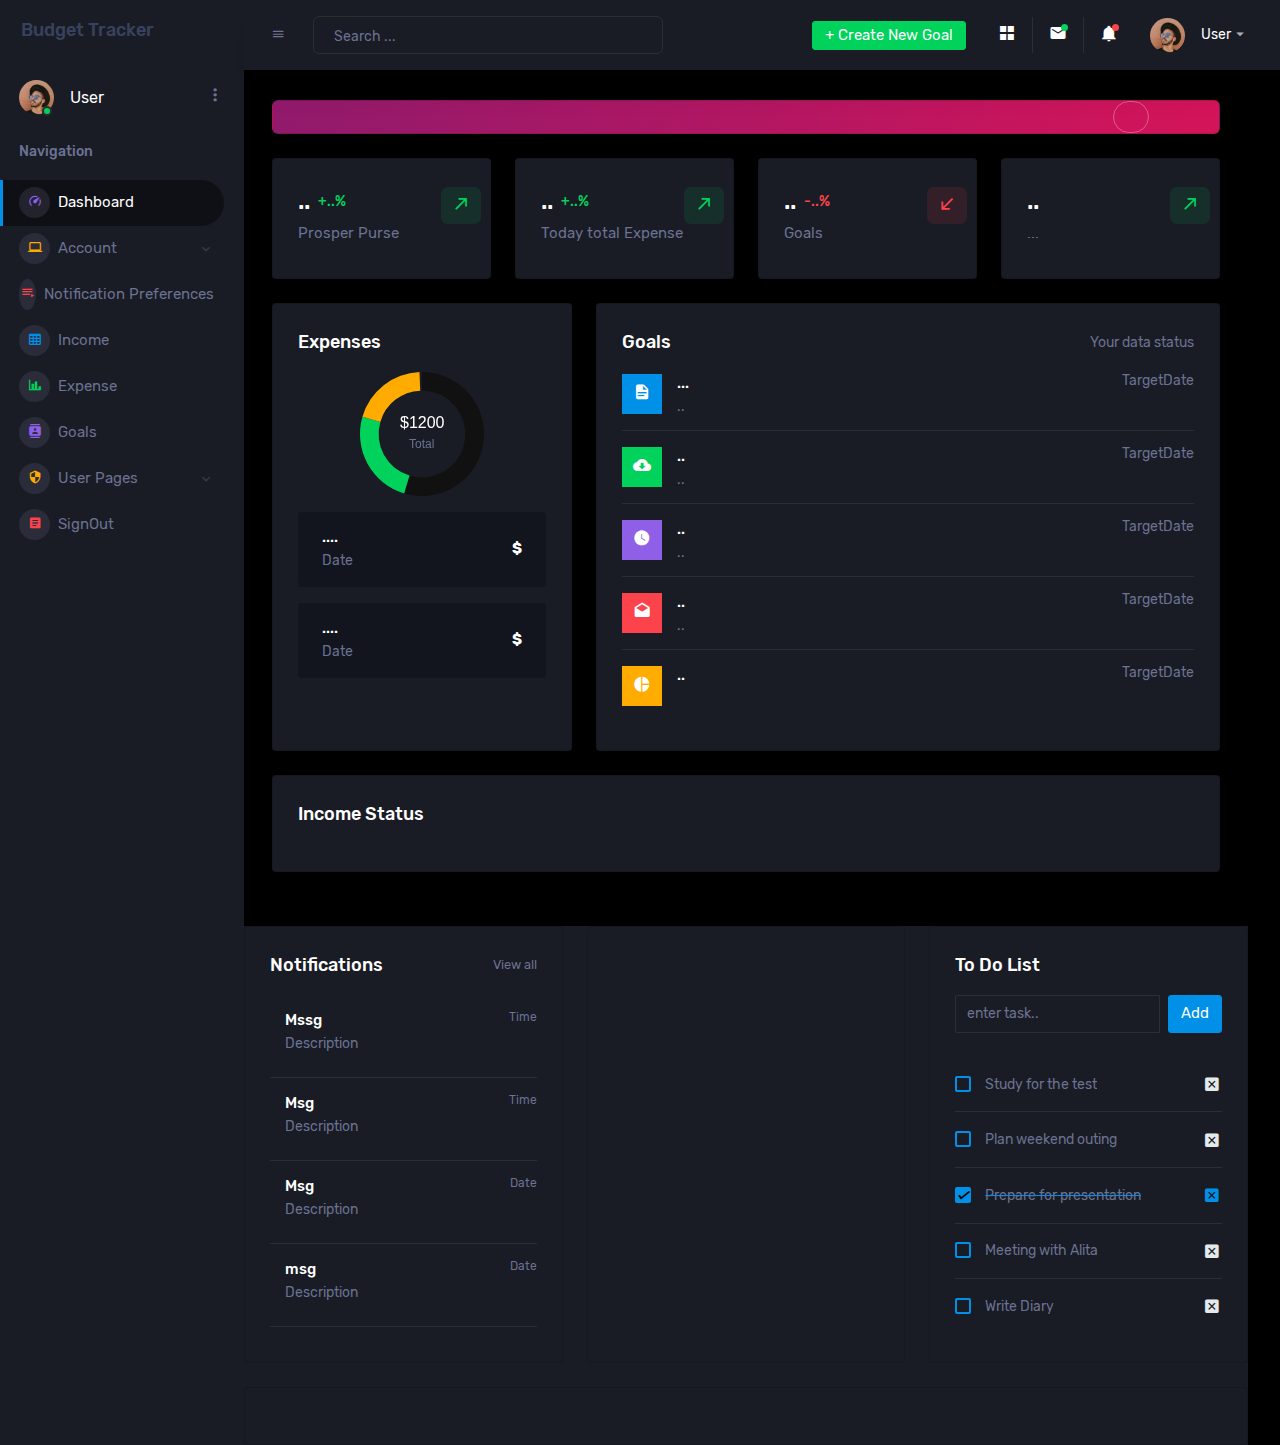
<file: template/index.html>
<!DOCTYPE html>
<html lang="en">
  <head>
    <!-- Required meta tags -->
    <meta charset="utf-8">
    <meta name="viewport" content="width=device-width, initial-scale=1, shrink-to-fit=no">
    <title>BudgetTracker</title>
    <!-- plugins:css -->
    <link rel="stylesheet" href="assets/vendors/mdi/css/materialdesignicons.min.css">
    <link rel="stylesheet" href="assets/vendors/css/vendor.bundle.base.css">
    <!-- endinject -->
    <!-- Plugin css for this page -->
    <link rel="stylesheet" href="assets/vendors/jvectormap/jquery-jvectormap.css">
    <link rel="stylesheet" href="assets/vendors/flag-icon-css/css/flag-icon.min.css">
    <link rel="stylesheet" href="assets/vendors/owl-carousel-2/owl.carousel.min.css">
    <link rel="stylesheet" href="assets/vendors/owl-carousel-2/owl.theme.default.min.css">
    <!-- End plugin css for this page -->
    <!-- inject:css -->
    <!-- endinject -->
    <!-- Layout styles -->
    <link rel="stylesheet" href="assets/css/style.css">
    <!-- End layout styles -->
    <link rel="shortcut icon" href="assets/images/favicon.png" />
  </head>
  <body>
    <div class="container-scroller">
      <!-- partial:partials/_sidebar.html -->
      <nav class="sidebar sidebar-offcanvas" id="sidebar">
        <div class="sidebar-brand-wrapper d-none d-lg-flex align-items-center justify-content-center fixed-top">
          <a class="sidebar-brand brand-logo" href="index.html"><h4>Budget Tracker</h4>
          <a class="sidebar-brand brand-logo-mini" href="index.html"><img src="assets/images/logo-mini.svg" alt="logo" /></a>
        </div>
        <ul class="nav">
          <li class="nav-item profile">
            <div class="profile-desc">
              <div class="profile-pic">
                <div class="count-indicator">
                  <img class="img-xs rounded-circle " src="assets/images/faces/face15.jpg" alt="">
                  <span class="count bg-success"></span>
                </div>
                <div class="profile-name">
                  <h5 class="mb-0 font-weight-normal">User</h5>
                  
                </div>
              </div>
              <a href="#" id="profile-dropdown" data-toggle="dropdown"><i class="mdi mdi-dots-vertical"></i></a>
              <div class="dropdown-menu dropdown-menu-right sidebar-dropdown preview-list" aria-labelledby="profile-dropdown">
                <a href="#" class="dropdown-item preview-item">
                  <div class="preview-thumbnail">
                    <div class="preview-icon bg-dark rounded-circle">
                      <i class="mdi mdi-settings text-primary"></i>
                    </div>
                  </div>
                  <div class="preview-item-content">
                    <p class="preview-subject ellipsis mb-1 text-small">Account settings</p>
                  </div>
                </a>
                <div class="dropdown-divider"></div>
                <a href="#" class="dropdown-item preview-item">
                  <div class="preview-thumbnail">
                    <div class="preview-icon bg-dark rounded-circle">
                      <i class="mdi mdi-onepassword  text-info"></i>
                    </div>
                  </div>
                  <div class="preview-item-content">
                    <p class="preview-subject ellipsis mb-1 text-small">Change Password</p>
                  </div>
                </a>
                <div class="dropdown-divider"></div>
                <a href="#" class="dropdown-item preview-item">
                  <div class="preview-thumbnail">
                    <div class="preview-icon bg-dark rounded-circle">
                      <i class="mdi mdi-calendar-today text-success"></i>
                    </div>
                  </div>
                  <div class="preview-item-content">
                    <p class="preview-subject ellipsis mb-1 text-small">To-do list</p>
                  </div>
                </a>
              </div>
            </div>
          </li>
          <li class="nav-item nav-category">
            <span class="nav-link">Navigation</span>
          </li>
          <li class="nav-item menu-items">
            <a class="nav-link" href="index.html">
              <span class="menu-icon">
                <i class="mdi mdi-speedometer"></i>
              </span>
              <span class="menu-title">Dashboard</span>
            </a>
          </li>
          <li class="nav-item menu-items">
            <a class="nav-link" data-toggle="collapse" href="#ui-basic" aria-expanded="false" aria-controls="ui-basic">
              <span class="menu-icon">
                <i class="mdi mdi-laptop"></i>
              </span>
              <span class="menu-title">Account</span>
              <i class="menu-arrow"></i>
            </a>
            <div class="collapse" id="ui-basic">
              <ul class="nav flex-column sub-menu">
                <li class="nav-item"> <a class="nav-link" href="pages/ui-features/buttons.html">Profile Setup</a></li>
                <li class="nav-item"> <a class="nav-link" href="pages/ui-features/dropdowns.html">About Budget Tracker</a></li>
                <li class="nav-item"> <a class="nav-link" href="pages/ui-features/typography.html">Help</a></li>
              </ul>
            </div>
          </li>
          <li class="nav-item menu-items">
            <a class="nav-link" href="pages/forms/basic_elements.html">
              <span class="menu-icon">
                <i class="mdi mdi-playlist-play"></i>
              </span>
              <span class="menu-title">Notification Preferences</span>
            </a>
          </li>
          <li class="nav-item menu-items">
            <a class="nav-link" href="pages/tables/basic-table.html">
              <span class="menu-icon">
                <i class="mdi mdi-table-large"></i>
              </span>
              <span class="menu-title">Income</span>
            </a>
          </li>
          <li class="nav-item menu-items">
            <a class="nav-link" href="pages/charts/chartjs.html">
              <span class="menu-icon">
                <i class="mdi mdi-chart-bar"></i>
              </span>
              <span class="menu-title">Expense</span>
            </a>
          </li>
          <li class="nav-item menu-items">
            <a class="nav-link" href="pages/icons/mdi.html">
              <span class="menu-icon">
                <i class="mdi mdi-contacts"></i>
              </span>
              <span class="menu-title">Goals</span>
            </a>
          </li>
          <li class="nav-item menu-items">
            <a class="nav-link" data-toggle="collapse" href="#auth" aria-expanded="false" aria-controls="auth">
              <span class="menu-icon">
                <i class="mdi mdi-security"></i>
              </span>
              <span class="menu-title">User Pages</span>
              <i class="menu-arrow"></i>
            </a>
            <div class="collapse" id="auth">
              <ul class="nav flex-column sub-menu">
                <li class="nav-item"> <a class="nav-link" href="pages/samples/blank-page.html"> Blank Page </a></li>
                <li class="nav-item"> <a class="nav-link" href="pages/samples/error-404.html"> 404 </a></li>
                <li class="nav-item"> <a class="nav-link" href="pages/samples/error-500.html"> 500 </a></li>
                <li class="nav-item"> <a class="nav-link" href="pages/samples/login.html"> Login </a></li>
                <li class="nav-item"> <a class="nav-link" href="pages/samples/register.html"> Register </a></li>
              </ul>
            </div>
          </li>
          <li class="nav-item menu-items">
            <a class="nav-link" href="http://www.bootstrapdash.com/demo/corona-free/jquery/documentation/documentation.html">
              <span class="menu-icon">
                <i class="mdi mdi-file-document-box"></i>
              </span>
              <span class="menu-title">SignOut</span>
            </a>
          </li>
        </ul>
      </nav>
      <!-- partial -->
      <div class="container-fluid page-body-wrapper">
        <!-- partial:partials/_navbar.html -->
        <nav class="navbar p-0 fixed-top d-flex flex-row">
          <div class="navbar-brand-wrapper d-flex d-lg-none align-items-center justify-content-center">
            <a class="navbar-brand brand-logo-mini" href="index.html"><img src="assets/images/logo-mini.svg" alt="logo" /></a>
          </div>
          <div class="navbar-menu-wrapper flex-grow d-flex align-items-stretch">
            <button class="navbar-toggler navbar-toggler align-self-center" type="button" data-toggle="minimize">
              <span class="mdi mdi-menu"></span>
            </button>
            <ul class="navbar-nav w-100">
              <li class="nav-item w-100">
                <form class="nav-link mt-2 mt-md-0 d-none d-lg-flex search">
                  <input type="text" class="form-control" placeholder="Search ...">
                </form>
              </li>
            </ul>
            <ul class="navbar-nav navbar-nav-right">
              <li class="nav-item dropdown d-none d-lg-block">
                <a class="nav-link btn btn-success create-new-button" id="createbuttonDropdown" data-toggle="dropdown" aria-expanded="false" href="#">+ Create New Goal</a>
                <div class="dropdown-menu dropdown-menu-right navbar-dropdown preview-list" aria-labelledby="createbuttonDropdown">
                  <h6 class="p-3 mb-0">Projects</h6>
                  <div class="dropdown-divider"></div>
                  <a class="dropdown-item preview-item">
                    <div class="preview-thumbnail">
                      <div class="preview-icon bg-dark rounded-circle">
                        <i class="mdi mdi-file-outline text-primary"></i>
                      </div>
                    </div>
                    <div class="preview-item-content">
                      <p class="preview-subject ellipsis mb-1">Software Development</p>
                    </div>
                  </a>
                  <div class="dropdown-divider"></div>
                  <a class="dropdown-item preview-item">
                    <div class="preview-thumbnail">
                      <div class="preview-icon bg-dark rounded-circle">
                        <i class="mdi mdi-web text-info"></i>
                      </div>
                    </div>
                    <div class="preview-item-content">
                      <p class="preview-subject ellipsis mb-1">UI Development</p>
                    </div>
                  </a>
                  <div class="dropdown-divider"></div>
                  <a class="dropdown-item preview-item">
                    <div class="preview-thumbnail">
                      <div class="preview-icon bg-dark rounded-circle">
                        <i class="mdi mdi-layers text-danger"></i>
                      </div>
                    </div>
                    <div class="preview-item-content">
                      <p class="preview-subject ellipsis mb-1">Software Testing</p>
                    </div>
                  </a>
                  <div class="dropdown-divider"></div>
                  <p class="p-3 mb-0 text-center">See all projects</p>
                </div>
              </li>
              <li class="nav-item nav-settings d-none d-lg-block">
                <a class="nav-link" href="#">
                  <i class="mdi mdi-view-grid"></i>
                </a>
              </li>
              <li class="nav-item dropdown border-left">
                <a class="nav-link count-indicator dropdown-toggle" id="messageDropdown" href="#" data-toggle="dropdown" aria-expanded="false">
                  <i class="mdi mdi-email"></i>
                  <span class="count bg-success"></span>
                </a>
                <div class="dropdown-menu dropdown-menu-right navbar-dropdown preview-list" aria-labelledby="messageDropdown">
                  <h6 class="p-3 mb-0">Messages</h6>
                  <div class="dropdown-divider"></div>
                  <a class="dropdown-item preview-item">
                    <div class="preview-thumbnail">
                      <img src="assets/images/faces/face4.jpg" alt="image" class="rounded-circle profile-pic">
                    </div>
                    <div class="preview-item-content">
                      <p class="preview-subject ellipsis mb-1">Mark send you a message</p>
                      <p class="text-muted mb-0"> 1 Minutes ago </p>
                    </div>
                  </a>
                  <div class="dropdown-divider"></div>
                  <a class="dropdown-item preview-item">
                    <div class="preview-thumbnail">
                      <img src="assets/images/faces/face2.jpg" alt="image" class="rounded-circle profile-pic">
                    </div>
                    <div class="preview-item-content">
                      <p class="preview-subject ellipsis mb-1">Cregh send you a message</p>
                      <p class="text-muted mb-0"> 15 Minutes ago </p>
                    </div>
                  </a>
                  <div class="dropdown-divider"></div>
                  <a class="dropdown-item preview-item">
                    <div class="preview-thumbnail">
                      <img src="assets/images/faces/face3.jpg" alt="image" class="rounded-circle profile-pic">
                    </div>
                    <div class="preview-item-content">
                      <p class="preview-subject ellipsis mb-1">Profile picture updated</p>
                      <p class="text-muted mb-0"> 18 Minutes ago </p>
                    </div>
                  </a>
                  <div class="dropdown-divider"></div>
                  <p class="p-3 mb-0 text-center">4 new messages</p>
                </div>
              </li>
              <li class="nav-item dropdown border-left">
                <a class="nav-link count-indicator dropdown-toggle" id="notificationDropdown" href="#" data-toggle="dropdown">
                  <i class="mdi mdi-bell"></i>
                  <span class="count bg-danger"></span>
                </a>
                <div class="dropdown-menu dropdown-menu-right navbar-dropdown preview-list" aria-labelledby="notificationDropdown">
                  <h6 class="p-3 mb-0">Notifications</h6>
                  <div class="dropdown-divider"></div>
                  <a class="dropdown-item preview-item">
                    <div class="preview-thumbnail">
                      <div class="preview-icon bg-dark rounded-circle">
                        <i class="mdi mdi-calendar text-success"></i>
                      </div>
                    </div>
                    <div class="preview-item-content">
                      <p class="preview-subject mb-1">Event today</p>
                      <p class="text-muted ellipsis mb-0"> Just a reminder that you have an event today </p>
                    </div>
                  </a>
                  <div class="dropdown-divider"></div>
                  <a class="dropdown-item preview-item">
                    <div class="preview-thumbnail">
                      <div class="preview-icon bg-dark rounded-circle">
                        <i class="mdi mdi-settings text-danger"></i>
                      </div>
                    </div>
                    <div class="preview-item-content">
                      <p class="preview-subject mb-1">Settings</p>
                      <p class="text-muted ellipsis mb-0"> Update dashboard </p>
                    </div>
                  </a>
                  <div class="dropdown-divider"></div>
                  <a class="dropdown-item preview-item">
                    <div class="preview-thumbnail">
                      <div class="preview-icon bg-dark rounded-circle">
                        <i class="mdi mdi-link-variant text-warning"></i>
                      </div>
                    </div>
                    <div class="preview-item-content">
                      <p class="preview-subject mb-1">Launch Admin</p>
                      <p class="text-muted ellipsis mb-0"> New admin wow! </p>
                    </div>
                  </a>
                  <div class="dropdown-divider"></div>
                  <p class="p-3 mb-0 text-center">See all notifications</p>
                </div>
              </li>
              <li class="nav-item dropdown">
                <a class="nav-link" id="profileDropdown" href="#" data-toggle="dropdown">
                  <div class="navbar-profile">
                    <img class="img-xs rounded-circle" src="assets/images/faces/face15.jpg" alt="">
                    <p class="mb-0 d-none d-sm-block navbar-profile-name">User</p>
                    <i class="mdi mdi-menu-down d-none d-sm-block"></i>
                  </div>
                </a>
                <div class="dropdown-menu dropdown-menu-right navbar-dropdown preview-list" aria-labelledby="profileDropdown">
                  <h6 class="p-3 mb-0">Profile</h6>
                  <div class="dropdown-divider"></div>
                  <a class="dropdown-item preview-item">
                    <div class="preview-thumbnail">
                      <div class="preview-icon bg-dark rounded-circle">
                        <i class="mdi mdi-settings text-success"></i>
                      </div>
                    </div>
                    <div class="preview-item-content">
                      <p class="preview-subject mb-1">Settings</p>
                    </div>
                  </a>
                  <div class="dropdown-divider"></div>
                  <a class="dropdown-item preview-item">
                    <div class="preview-thumbnail">
                      <div class="preview-icon bg-dark rounded-circle">
                        <i class="mdi mdi-logout text-danger"></i>
                      </div>
                    </div>
                    <div class="preview-item-content">
                      <p class="preview-subject mb-1">Log out</p>
                    </div>
                  </a>
                  <div class="dropdown-divider"></div>
                  <p class="p-3 mb-0 text-center">Advanced settings</p>
                </div>
              </li>
            </ul>
            <button class="navbar-toggler navbar-toggler-right d-lg-none align-self-center" type="button" data-toggle="offcanvas">
              <span class="mdi mdi-format-line-spacing"></span>
            </button>
          </div>
        </nav>
        <!-- partial -->
        <div class="main-panel">
          <div class="content-wrapper">
            <div class="row">
              <div class="col-12 grid-margin stretch-card">
                <div class="card corona-gradient-card">
                  <div class="card-body py-0 px-0 px-sm-3">
                    <div class="row align-items-center">
                      <div class="col-4 col-sm-3 col-xl-2">
                        
                      </div>
                      <div class="col-5 col-sm-7 col-xl-8 p-0">
                        
                      </div>
                      <div class="col-3 col-sm-2 col-xl-2 pl-0 text-center">
                        <span>
                          <a href="https://www.bootstrapdash.com/product/corona-admin-template/" target="_blank" class="btn btn-outline-light btn-rounded get-started-btn"></a>
                        </span>
                      </div>
                    </div>
                  </div>
                </div>
              </div>
            </div>
            <div class="row">
              <div class="col-xl-3 col-sm-6 grid-margin stretch-card">
                <div class="card">
                  <div class="card-body">
                    <div class="row">
                      <div class="col-9">
                        <div class="d-flex align-items-center align-self-start">
                          <h3 class="mb-0">..</h3>
                          <p class="text-success ml-2 mb-0 font-weight-medium">+..%</p>
                        </div>
                      </div>
                      <div class="col-3">
                        <div class="icon icon-box-success ">
                          <span class="mdi mdi-arrow-top-right icon-item"></span>
                        </div>
                      </div>
                    </div>
                    <h6 class="text-muted font-weight-normal">Prosper Purse</h6>
                  </div>
                </div>
              </div>
              <div class="col-xl-3 col-sm-6 grid-margin stretch-card">
                <div class="card">
                  <div class="card-body">
                    <div class="row">
                      <div class="col-9">
                        <div class="d-flex align-items-center align-self-start">
                          <h3 class="mb-0">..</h3>
                          <p class="text-success ml-2 mb-0 font-weight-medium">+..%</p>
                        </div>
                      </div>
                      <div class="col-3">
                        <div class="icon icon-box-success">
                          <span class="mdi mdi-arrow-top-right icon-item"></span>
                        </div>
                      </div>
                    </div>
                    <h6 class="text-muted font-weight-normal">Today total Expense</h6>
                  </div>
                </div>
              </div>
              <div class="col-xl-3 col-sm-6 grid-margin stretch-card">
                <div class="card">
                  <div class="card-body">
                    <div class="row">
                      <div class="col-9">
                        <div class="d-flex align-items-center align-self-start">
                          <h3 class="mb-0">..</h3>
                          <p class="text-danger ml-2 mb-0 font-weight-medium">-..%</p>
                        </div>
                      </div>
                      <div class="col-3">
                        <div class="icon icon-box-danger">
                          <span class="mdi mdi-arrow-bottom-left icon-item"></span>
                        </div>
                      </div>
                    </div>
                    <h6 class="text-muted font-weight-normal">Goals</h6>
                  </div>
                </div>
              </div>
              <div class="col-xl-3 col-sm-6 grid-margin stretch-card">
                <div class="card">
                  <div class="card-body">
                    <div class="row">
                      <div class="col-9">
                        <div class="d-flex align-items-center align-self-start">
                          <h3 class="mb-0">..</h3>
                          <p class="text-success ml-2 mb-0 font-weight-medium"></p>
                        </div>
                      </div>
                      <div class="col-3">
                        <div class="icon icon-box-success ">
                          <span class="mdi mdi-arrow-top-right icon-item"></span>
                        </div>
                      </div>
                    </div>
                    <h6 class="text-muted font-weight-normal">...</h6>
                  </div>
                </div>
              </div>
            </div>
            <div class="row">
              <div class="col-md-4 grid-margin stretch-card">
                <div class="card">
                  <div class="card-body">
                    <h4 class="card-title">Expenses</h4>
                    <canvas id="transaction-history" class="transaction-chart"></canvas>
                    <div class="bg-gray-dark d-flex d-md-block d-xl-flex flex-row py-3 px-4 px-md-3 px-xl-4 rounded mt-3">
                      <div class="text-md-center text-xl-left">
                        <h6 class="mb-1">....</h6>
                        <p class="text-muted mb-0">Date</p>
                      </div>
                      <div class="align-self-center flex-grow text-right text-md-center text-xl-right py-md-2 py-xl-0">
                        <h6 class="font-weight-bold mb-0">$</h6>
                      </div>
                    </div>
                    <div class="bg-gray-dark d-flex d-md-block d-xl-flex flex-row py-3 px-4 px-md-3 px-xl-4 rounded mt-3">
                      <div class="text-md-center text-xl-left">
                        <h6 class="mb-1">....</h6>
                        <p class="text-muted mb-0">Date</p>
                      </div>
                      <div class="align-self-center flex-grow text-right text-md-center text-xl-right py-md-2 py-xl-0">
                        <h6 class="font-weight-bold mb-0">$</h6>
                      </div>
                    </div>
                  </div>
                </div>
              </div>
              <div class="col-md-8 grid-margin stretch-card">
                <div class="card">
                  <div class="card-body">
                    <div class="d-flex flex-row justify-content-between">
                      <h4 class="card-title mb-1">Goals</h4>
                      <p class="text-muted mb-1">Your data status</p>
                    </div>
                    <div class="row">
                      <div class="col-12">
                        <div class="preview-list">
                          <div class="preview-item border-bottom">
                            <div class="preview-thumbnail">
                              <div class="preview-icon bg-primary">
                                <i class="mdi mdi-file-document"></i>
                              </div>
                            </div>
                            <div class="preview-item-content d-sm-flex flex-grow">
                              <div class="flex-grow">
                                <h6 class="preview-subject">...</h6>
                                <p class="text-muted mb-0">..</p>
                              </div>
                              <div class="mr-auto text-sm-right pt-2 pt-sm-0">
                                <p class="text-muted">TargetDate</p>
                                
                              </div>
                            </div>
                          </div>
                          <div class="preview-item border-bottom">
                            <div class="preview-thumbnail">
                              <div class="preview-icon bg-success">
                                <i class="mdi mdi-cloud-download"></i>
                              </div>
                            </div>
                            <div class="preview-item-content d-sm-flex flex-grow">
                              <div class="flex-grow">
                                <h6 class="preview-subject">..</h6>
                                <p class="text-muted mb-0">..</p>
                              </div>
                              <div class="mr-auto text-sm-right pt-2 pt-sm-0">
                                <p class="text-muted">TargetDate</p>
                              
                              </div>
                            </div>
                          </div>
                          <div class="preview-item border-bottom">
                            <div class="preview-thumbnail">
                              <div class="preview-icon bg-info">
                                <i class="mdi mdi-clock"></i>
                              </div>
                            </div>
                            <div class="preview-item-content d-sm-flex flex-grow">
                              <div class="flex-grow">
                                <h6 class="preview-subject">..</h6>
                                <p class="text-muted mb-0">..</p>
                              </div>
                              <div class="mr-auto text-sm-right pt-2 pt-sm-0">
                                <p class="text-muted">TargetDate</p>
                                
                              </div>
                            </div>
                          </div>
                          <div class="preview-item border-bottom">
                            <div class="preview-thumbnail">
                              <div class="preview-icon bg-danger">
                                <i class="mdi mdi-email-open"></i>
                              </div>
                            </div>
                            <div class="preview-item-content d-sm-flex flex-grow">
                              <div class="flex-grow">
                                <h6 class="preview-subject">..</h6>
                                <p class="text-muted mb-0">..</p>
                              </div>
                              <div class="mr-auto text-sm-right pt-2 pt-sm-0">
                                <p class="text-muted">TargetDate</p>
                               
                              </div>
                            </div>
                          </div>
                          <div class="preview-item">
                            <div class="preview-thumbnail">
                              <div class="preview-icon bg-warning">
                                <i class="mdi mdi-chart-pie"></i>
                              </div>
                            </div>
                            <div class="preview-item-content d-sm-flex flex-grow">
                              <div class="flex-grow">
                                <h6 class="preview-subject">..</h6>
                                <p class="text-muted mb-0"></p>
                              </div>
                              <div class="mr-auto text-sm-right pt-2 pt-sm-0">
                                <p class="text-muted">TargetDate</p>
                         
                              </div>
                            </div>
                          </div>
                        </div>
                      </div>
                    </div>
                  </div>
                </div>
              </div>
            </div>
            <div class="row ">
              <div class="col-12 grid-margin">
                <div class="card">
                  <div class="card-body">
                    <h4 class="card-title">Income Status</h4>
                   <!-- <div class="table-responsive">
                      <table class="table">
                        <thead>
                          <tr>
                            <th>
                              <div class="form-check form-check-muted m-0">
                                <label class="form-check-label">
                                  <input type="checkbox" class="form-check-input">
                                </label>
                              </div>
                            </th>
                            <th> Client Name </th>
                            <th> Order No </th>
                            <th> Product Cost </th>
                            <th> Project </th>
                            <th> Payment Mode </th>
                            <th> Start Date </th>
                            <th> Payment Status </th>
                          </tr>
                        </thead>
                        <tbody>
                          <tr>
                            <td>
                              <div class="form-check form-check-muted m-0">
                                <label class="form-check-label">
                                  <input type="checkbox" class="form-check-input">
                                </label>
                              </div>
                            </td>
                            <td>
                              <img src="assets/images/faces/face1.jpg" alt="image" />
                              <span class="pl-2">Henry Klein</span>
                            </td>
                            <td> 02312 </td>
                            <td> $14,500 </td>
                            <td> Dashboard </td>
                            <td> Credit card </td>
                            <td> 04 Dec 2019 </td>
                            <td>
                              <div class="badge badge-outline-success">Approved</div>
                            </td>
                          </tr>
                          <tr>
                            <td>
                              <div class="form-check form-check-muted m-0">
                                <label class="form-check-label">
                                  <input type="checkbox" class="form-check-input">
                                </label>
                              </div>
                            </td>
                            <td>
                              <img src="assets/images/faces/face2.jpg" alt="image" />
                              <span class="pl-2">Estella Bryan</span>
                            </td>
                            <td> 02312 </td>
                            <td> $14,500 </td>
                            <td> Website </td>
                            <td> Cash on delivered </td>
                            <td> 04 Dec 2019 </td>
                            <td>
                              <div class="badge badge-outline-warning">Pending</div>
                            </td>
                          </tr>
                          <tr>
                            <td>
                              <div class="form-check form-check-muted m-0">
                                <label class="form-check-label">
                                  <input type="checkbox" class="form-check-input">
                                </label>
                              </div>
                            </td>
                            <td>
                              <img src="assets/images/faces/face5.jpg" alt="image" />
                              <span class="pl-2">Lucy Abbott</span>
                            </td>
                            <td> 02312 </td>
                            <td> $14,500 </td>
                            <td> App design </td>
                            <td> Credit card </td>
                            <td> 04 Dec 2019 </td>
                            <td>
                              <div class="badge badge-outline-danger">Rejected</div>
                            </td>
                          </tr>
                          <tr>
                            <td>
                              <div class="form-check form-check-muted m-0">
                                <label class="form-check-label">
                                  <input type="checkbox" class="form-check-input">
                                </label>
                              </div>
                            </td>
                            <td>
                              <img src="assets/images/faces/face3.jpg" alt="image" />
                              <span class="pl-2">Peter Gill</span>
                            </td>
                            <td> 02312 </td>
                            <td> $14,500 </td>
                            <td> Development </td>
                            <td> Online Payment </td>
                            <td> 04 Dec 2019 </td>
                            <td>
                              <div class="badge badge-outline-success">Approved</div>
                            </td>
                          </tr>
                          <tr>
                            <td>
                              <div class="form-check form-check-muted m-0">
                                <label class="form-check-label">
                                  <input type="checkbox" class="form-check-input">
                                </label>
                              </div>
                            </td>
                            <td>
                              <img src="assets/images/faces/face4.jpg" alt="image" />
                              <span class="pl-2">Sallie Reyes</span>
                            </td>
                            <td> 02312 </td>
                            <td> $14,500 </td>
                            <td> Website </td>
                            <td> Credit card </td>
                            <td> 04 Dec 2019 </td>
                            <td>
                              <div class="badge badge-outline-success">Approved</div>
                            </td>
                          </tr>
                        </tbody>
                      </table> -->
                    </div>
                  </div>
                </div>
              </div>
            </div>
            <div class="row">
              <div class="col-md-6 col-xl-4 grid-margin stretch-card">
                <div class="card">
                  <div class="card-body">
                    <div class="d-flex flex-row justify-content-between">
                      <h4 class="card-title">Notifications</h4>
                      <p class="text-muted mb-1 small">View all</p>
                    </div>
                    <div class="preview-list">
                      <div class="preview-item border-bottom">
                        <div class="preview-thumbnail">
                        <!--  <img src="assets/images/faces/face6.jpg" alt="image" class="rounded-circle" /> -->
                        </div>
                        <div class="preview-item-content d-flex flex-grow">
                          <div class="flex-grow">
                            <div class="d-flex d-md-block d-xl-flex justify-content-between">
                              <h6 class="preview-subject">Mssg</h6>
                              <p class="text-muted text-small">Time</p>
                            </div>
                            <p class="text-muted">Description</p>
                          </div>
                        </div>
                      </div>
                      <div class="preview-item border-bottom">
                        <div class="preview-thumbnail">
                        <!--  <img src="assets/images/faces/face8.jpg" alt="image" class="rounded-circle" /> -->
                        </div>
                        <div class="preview-item-content d-flex flex-grow">
                          <div class="flex-grow">
                            <div class="d-flex d-md-block d-xl-flex justify-content-between">
                              <h6 class="preview-subject">Msg</h6>
                              <p class="text-muted text-small">Time</p>
                            </div>
                            <p class="text-muted">Description</p>
                          </div>
                        </div>
                      </div>
                      <div class="preview-item border-bottom">
                        <div class="preview-thumbnail">
                         <!-- <img src="assets/images/faces/face9.jpg" alt="image" class="rounded-circle" /> -->
                        </div>
                        <div class="preview-item-content d-flex flex-grow">
                          <div class="flex-grow">
                            <div class="d-flex d-md-block d-xl-flex justify-content-between">
                              <h6 class="preview-subject">Msg</h6>
                              <p class="text-muted text-small">Date</p>
                            </div>
                            <p class="text-muted">Description</p>
                          </div>
                        </div>
                      </div>
                      <div class="preview-item border-bottom">
                        <div class="preview-thumbnail">
                        <!--  <img src="assets/images/faces/face11.jpg" alt="image" class="rounded-circle" /> -->
                        </div>
                        <div class="preview-item-content d-flex flex-grow">
                          <div class="flex-grow">
                            <div class="d-flex d-md-block d-xl-flex justify-content-between">
                              <h6 class="preview-subject">msg</h6>
                              <p class="text-muted text-small">Date</p>
                            </div>
                            <p class="text-muted">Description</p>
                          </div>
                        </div>
                      </div>
                    </div>
                  </div>
                </div>
              </div>
              <div class="col-md-6 col-xl-4 grid-margin stretch-card">
                <div class="card">
                  <div class="card-body">
                    
                  </div>
                </div>
              </div>
              <div class="col-md-12 col-xl-4 grid-margin stretch-card">
                <div class="card">
                  <div class="card-body">
                    <h4 class="card-title">To do list</h4>
                    <div class="add-items d-flex">
                      <input type="text" class="form-control todo-list-input" placeholder="enter task..">
                      <button class="add btn btn-primary todo-list-add-btn">Add</button>
                    </div>
                    <div class="list-wrapper">
                      <ul class="d-flex flex-column-reverse text-white todo-list todo-list-custom">
                        <li>
                          <div class="form-check form-check-primary">
                            <label class="form-check-label">
                              <input class="checkbox" type="checkbox"> Write Diary </label>
                          </div>
                          <i class="remove mdi mdi-close-box"></i>
                        </li>
                        <li>
                          <div class="form-check form-check-primary">
                            <label class="form-check-label">
                              <input class="checkbox" type="checkbox"> Meeting with Alita </label>
                          </div>
                          <i class="remove mdi mdi-close-box"></i>
                        </li>
                        <li class="completed">
                          <div class="form-check form-check-primary">
                            <label class="form-check-label">
                              <input class="checkbox" type="checkbox" checked> Prepare for presentation </label>
                          </div>
                          <i class="remove mdi mdi-close-box"></i>
                        </li>
                        <li>
                          <div class="form-check form-check-primary">
                            <label class="form-check-label">
                              <input class="checkbox" type="checkbox"> Plan weekend outing </label>
                          </div>
                          <i class="remove mdi mdi-close-box"></i>
                        </li>
                        <li>
                          <div class="form-check form-check-primary">
                            <label class="form-check-label">
                              <input class="checkbox" type="checkbox"> Study for the test </label>
                          </div>
                          <i class="remove mdi mdi-close-box"></i>
                        </li>
                      </ul>
                    </div>
                  </div>
                </div>
              </div>
            </div>
            <div class="row">
              <div class="col-12">
                <div class="card">
                  <div class="card-body">
                    
                  </div>
                </div>
              </div>
            </div>
          </div>
          <!-- content-wrapper ends -->
          <!-- partial:partials/_footer.html -->
          <footer class="footer">
            <div class="d-sm-flex justify-content-center justify-content-sm-between">
              </div>
          </footer>
          <!-- partial -->
        </div>
        <!-- main-panel ends -->
      </div>
      <!-- page-body-wrapper ends -->
    </div>
    <!-- container-scroller -->
    <!-- plugins:js -->
    <script src="assets/vendors/js/vendor.bundle.base.js"></script>
    <!-- endinject -->
    <!-- Plugin js for this page -->
    <script src="assets/vendors/chart.js/Chart.min.js"></script>
    <script src="assets/vendors/progressbar.js/progressbar.min.js"></script>
    <script src="assets/vendors/jvectormap/jquery-jvectormap.min.js"></script>
    <script src="assets/vendors/jvectormap/jquery-jvectormap-world-mill-en.js"></script>
    <script src="assets/vendors/owl-carousel-2/owl.carousel.min.js"></script>
    <!-- End plugin js for this page -->
    <!-- inject:js -->
    <script src="assets/js/off-canvas.js"></script>
    <script src="assets/js/hoverable-collapse.js"></script>
    <script src="assets/js/misc.js"></script>
    <script src="assets/js/settings.js"></script>
    <script src="assets/js/todolist.js"></script>
    <!-- endinject -->
    <!-- Custom js for this page -->
    <script src="assets/js/dashboard.js"></script>
    <!-- End custom js for this page -->
  </body>
</html>
</file>
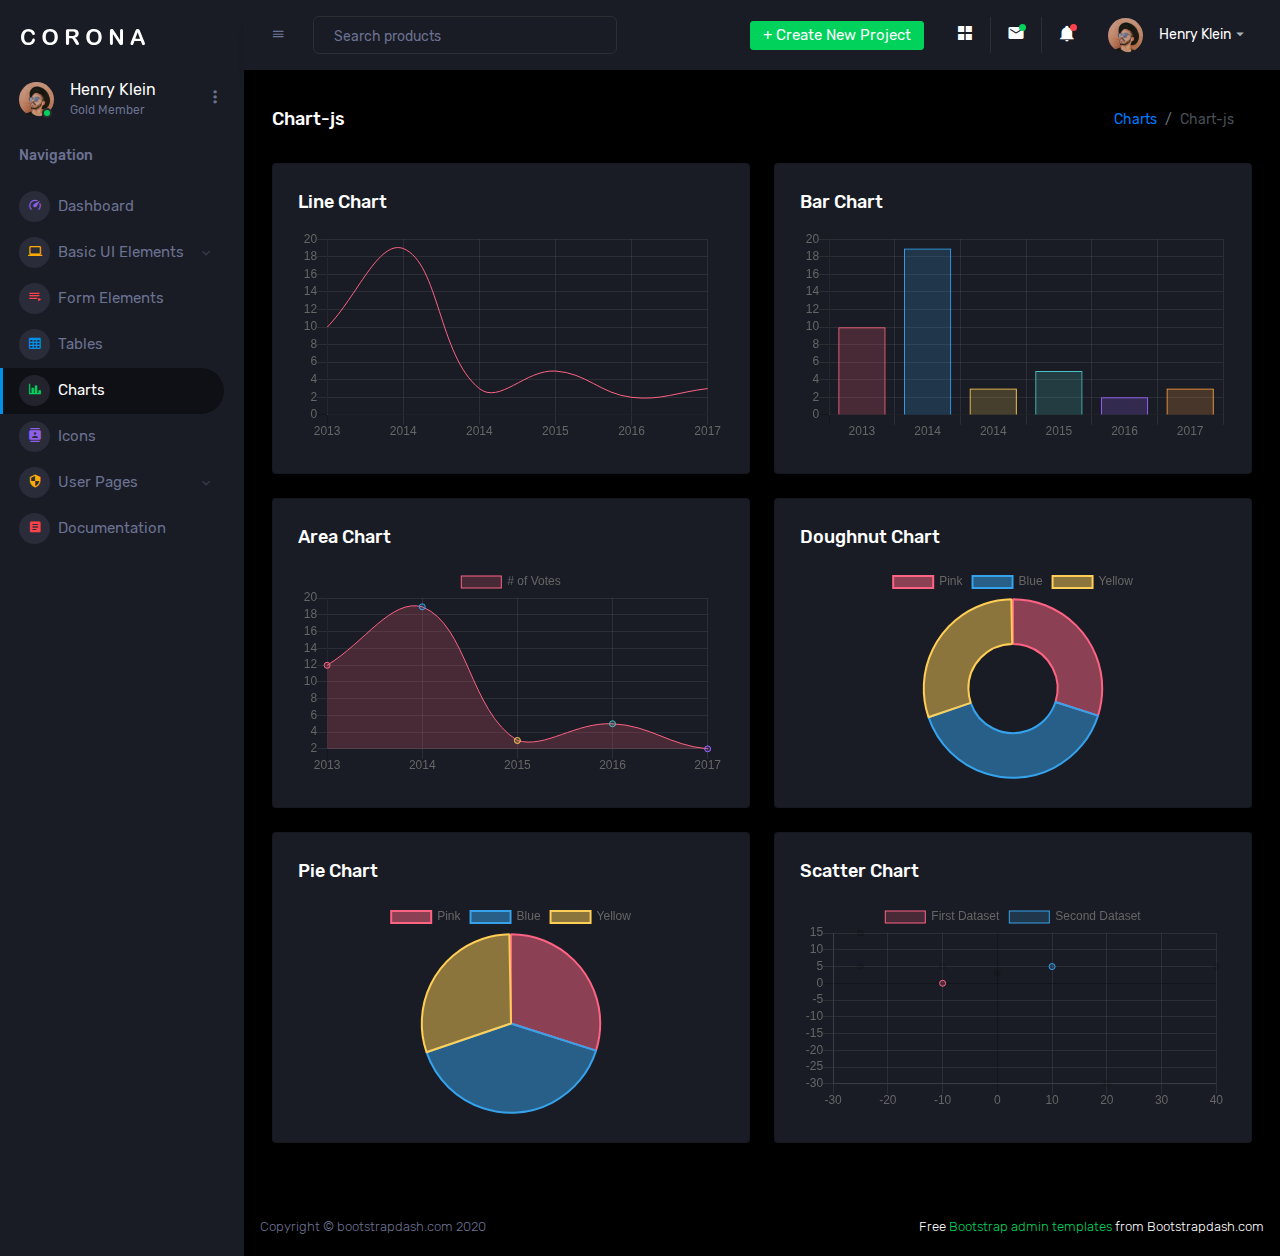
<file: template/pages/charts/chartjs.html>
<!DOCTYPE html>
<html lang="en">
  <head>
    <!-- Required meta tags -->
    <meta charset="utf-8">
    <meta name="viewport" content="width=device-width, initial-scale=1, shrink-to-fit=no">
    <title>Corona Admin</title>
    <!-- plugins:css -->
    <link rel="stylesheet" href="../../assets/vendors/mdi/css/materialdesignicons.min.css">
    <link rel="stylesheet" href="../../assets/vendors/css/vendor.bundle.base.css">
    <!-- endinject -->
    <!-- Plugin css for this page -->
    <!-- End Plugin css for this page -->
    <!-- inject:css -->
    <!-- endinject -->
    <!-- Layout styles -->
    <link rel="stylesheet" href="../../assets/css/style.css">
    <!-- End layout styles -->
    <link rel="shortcut icon" href="../../assets/images/favicon.png" />
  </head>
  <body>
    <div class="container-scroller">
      <!-- partial:../../partials/_sidebar.html -->
      <nav class="sidebar sidebar-offcanvas" id="sidebar">
        <div class="sidebar-brand-wrapper d-none d-lg-flex align-items-center justify-content-center fixed-top">
          <a class="sidebar-brand brand-logo" href="../../index.html"><img src="../../assets/images/logo.svg" alt="logo" /></a>
          <a class="sidebar-brand brand-logo-mini" href="../../index.html"><img src="../../assets/images/logo-mini.svg" alt="logo" /></a>
        </div>
        <ul class="nav">
          <li class="nav-item profile">
            <div class="profile-desc">
              <div class="profile-pic">
                <div class="count-indicator">
                  <img class="img-xs rounded-circle " src="../../assets/images/faces/face15.jpg" alt="">
                  <span class="count bg-success"></span>
                </div>
                <div class="profile-name">
                  <h5 class="mb-0 font-weight-normal">Henry Klein</h5>
                  <span>Gold Member</span>
                </div>
              </div>
              <a href="#" id="profile-dropdown" data-toggle="dropdown"><i class="mdi mdi-dots-vertical"></i></a>
              <div class="dropdown-menu dropdown-menu-right sidebar-dropdown preview-list" aria-labelledby="profile-dropdown">
                <a href="#" class="dropdown-item preview-item">
                  <div class="preview-thumbnail">
                    <div class="preview-icon bg-dark rounded-circle">
                      <i class="mdi mdi-settings text-primary"></i>
                    </div>
                  </div>
                  <div class="preview-item-content">
                    <p class="preview-subject ellipsis mb-1 text-small">Account settings</p>
                  </div>
                </a>
                <div class="dropdown-divider"></div>
                <a href="#" class="dropdown-item preview-item">
                  <div class="preview-thumbnail">
                    <div class="preview-icon bg-dark rounded-circle">
                      <i class="mdi mdi-onepassword  text-info"></i>
                    </div>
                  </div>
                  <div class="preview-item-content">
                    <p class="preview-subject ellipsis mb-1 text-small">Change Password</p>
                  </div>
                </a>
                <div class="dropdown-divider"></div>
                <a href="#" class="dropdown-item preview-item">
                  <div class="preview-thumbnail">
                    <div class="preview-icon bg-dark rounded-circle">
                      <i class="mdi mdi-calendar-today text-success"></i>
                    </div>
                  </div>
                  <div class="preview-item-content">
                    <p class="preview-subject ellipsis mb-1 text-small">To-do list</p>
                  </div>
                </a>
              </div>
            </div>
          </li>
          <li class="nav-item nav-category">
            <span class="nav-link">Navigation</span>
          </li>
          <li class="nav-item menu-items">
            <a class="nav-link" href="../../index.html">
              <span class="menu-icon">
                <i class="mdi mdi-speedometer"></i>
              </span>
              <span class="menu-title">Dashboard</span>
            </a>
          </li>
          <li class="nav-item menu-items">
            <a class="nav-link" data-toggle="collapse" href="#ui-basic" aria-expanded="false" aria-controls="ui-basic">
              <span class="menu-icon">
                <i class="mdi mdi-laptop"></i>
              </span>
              <span class="menu-title">Basic UI Elements</span>
              <i class="menu-arrow"></i>
            </a>
            <div class="collapse" id="ui-basic">
              <ul class="nav flex-column sub-menu">
                <li class="nav-item"> <a class="nav-link" href="../../pages/ui-features/buttons.html">Buttons</a></li>
                <li class="nav-item"> <a class="nav-link" href="../../pages/ui-features/dropdowns.html">Dropdowns</a></li>
                <li class="nav-item"> <a class="nav-link" href="../../pages/ui-features/typography.html">Typography</a></li>
              </ul>
            </div>
          </li>
          <li class="nav-item menu-items">
            <a class="nav-link" href="../../pages/forms/basic_elements.html">
              <span class="menu-icon">
                <i class="mdi mdi-playlist-play"></i>
              </span>
              <span class="menu-title">Form Elements</span>
            </a>
          </li>
          <li class="nav-item menu-items">
            <a class="nav-link" href="../../pages/tables/basic-table.html">
              <span class="menu-icon">
                <i class="mdi mdi-table-large"></i>
              </span>
              <span class="menu-title">Tables</span>
            </a>
          </li>
          <li class="nav-item menu-items">
            <a class="nav-link" href="../../pages/charts/chartjs.html">
              <span class="menu-icon">
                <i class="mdi mdi-chart-bar"></i>
              </span>
              <span class="menu-title">Charts</span>
            </a>
          </li>
          <li class="nav-item menu-items">
            <a class="nav-link" href="../../pages/icons/mdi.html">
              <span class="menu-icon">
                <i class="mdi mdi-contacts"></i>
              </span>
              <span class="menu-title">Icons</span>
            </a>
          </li>
          <li class="nav-item menu-items">
            <a class="nav-link" data-toggle="collapse" href="#auth" aria-expanded="false" aria-controls="auth">
              <span class="menu-icon">
                <i class="mdi mdi-security"></i>
              </span>
              <span class="menu-title">User Pages</span>
              <i class="menu-arrow"></i>
            </a>
            <div class="collapse" id="auth">
              <ul class="nav flex-column sub-menu">
                <li class="nav-item"> <a class="nav-link" href="../../pages/samples/blank-page.html"> Blank Page </a></li>
                <li class="nav-item"> <a class="nav-link" href="../../pages/samples/error-404.html"> 404 </a></li>
                <li class="nav-item"> <a class="nav-link" href="../../pages/samples/error-500.html"> 500 </a></li>
                <li class="nav-item"> <a class="nav-link" href="../../pages/samples/login.html"> Login </a></li>
                <li class="nav-item"> <a class="nav-link" href="../../pages/samples/register.html"> Register </a></li>
              </ul>
            </div>
          </li>
          <li class="nav-item menu-items">
            <a class="nav-link" href="http://www.bootstrapdash.com/demo/corona-free/jquery/documentation/documentation.html">
              <span class="menu-icon">
                <i class="mdi mdi-file-document-box"></i>
              </span>
              <span class="menu-title">Documentation</span>
            </a>
          </li>
        </ul>
      </nav>
      <!-- partial -->
      <div class="container-fluid page-body-wrapper">
        <!-- partial:../../partials/_navbar.html -->
        <nav class="navbar p-0 fixed-top d-flex flex-row">
          <div class="navbar-brand-wrapper d-flex d-lg-none align-items-center justify-content-center">
            <a class="navbar-brand brand-logo-mini" href="../../index.html"><img src="../../assets/images/logo-mini.svg" alt="logo" /></a>
          </div>
          <div class="navbar-menu-wrapper flex-grow d-flex align-items-stretch">
            <button class="navbar-toggler navbar-toggler align-self-center" type="button" data-toggle="minimize">
              <span class="mdi mdi-menu"></span>
            </button>
            <ul class="navbar-nav w-100">
              <li class="nav-item w-100">
                <form class="nav-link mt-2 mt-md-0 d-none d-lg-flex search">
                  <input type="text" class="form-control" placeholder="Search products">
                </form>
              </li>
            </ul>
            <ul class="navbar-nav navbar-nav-right">
              <li class="nav-item dropdown d-none d-lg-block">
                <a class="nav-link btn btn-success create-new-button" id="createbuttonDropdown" data-toggle="dropdown" aria-expanded="false" href="#">+ Create New Project</a>
                <div class="dropdown-menu dropdown-menu-right navbar-dropdown preview-list" aria-labelledby="createbuttonDropdown">
                  <h6 class="p-3 mb-0">Projects</h6>
                  <div class="dropdown-divider"></div>
                  <a class="dropdown-item preview-item">
                    <div class="preview-thumbnail">
                      <div class="preview-icon bg-dark rounded-circle">
                        <i class="mdi mdi-file-outline text-primary"></i>
                      </div>
                    </div>
                    <div class="preview-item-content">
                      <p class="preview-subject ellipsis mb-1">Software Development</p>
                    </div>
                  </a>
                  <div class="dropdown-divider"></div>
                  <a class="dropdown-item preview-item">
                    <div class="preview-thumbnail">
                      <div class="preview-icon bg-dark rounded-circle">
                        <i class="mdi mdi-web text-info"></i>
                      </div>
                    </div>
                    <div class="preview-item-content">
                      <p class="preview-subject ellipsis mb-1">UI Development</p>
                    </div>
                  </a>
                  <div class="dropdown-divider"></div>
                  <a class="dropdown-item preview-item">
                    <div class="preview-thumbnail">
                      <div class="preview-icon bg-dark rounded-circle">
                        <i class="mdi mdi-layers text-danger"></i>
                      </div>
                    </div>
                    <div class="preview-item-content">
                      <p class="preview-subject ellipsis mb-1">Software Testing</p>
                    </div>
                  </a>
                  <div class="dropdown-divider"></div>
                  <p class="p-3 mb-0 text-center">See all projects</p>
                </div>
              </li>
              <li class="nav-item nav-settings d-none d-lg-block">
                <a class="nav-link" href="#">
                  <i class="mdi mdi-view-grid"></i>
                </a>
              </li>
              <li class="nav-item dropdown border-left">
                <a class="nav-link count-indicator dropdown-toggle" id="messageDropdown" href="#" data-toggle="dropdown" aria-expanded="false">
                  <i class="mdi mdi-email"></i>
                  <span class="count bg-success"></span>
                </a>
                <div class="dropdown-menu dropdown-menu-right navbar-dropdown preview-list" aria-labelledby="messageDropdown">
                  <h6 class="p-3 mb-0">Messages</h6>
                  <div class="dropdown-divider"></div>
                  <a class="dropdown-item preview-item">
                    <div class="preview-thumbnail">
                      <img src="../../assets/images/faces/face4.jpg" alt="image" class="rounded-circle profile-pic">
                    </div>
                    <div class="preview-item-content">
                      <p class="preview-subject ellipsis mb-1">Mark send you a message</p>
                      <p class="text-muted mb-0"> 1 Minutes ago </p>
                    </div>
                  </a>
                  <div class="dropdown-divider"></div>
                  <a class="dropdown-item preview-item">
                    <div class="preview-thumbnail">
                      <img src="../../assets/images/faces/face2.jpg" alt="image" class="rounded-circle profile-pic">
                    </div>
                    <div class="preview-item-content">
                      <p class="preview-subject ellipsis mb-1">Cregh send you a message</p>
                      <p class="text-muted mb-0"> 15 Minutes ago </p>
                    </div>
                  </a>
                  <div class="dropdown-divider"></div>
                  <a class="dropdown-item preview-item">
                    <div class="preview-thumbnail">
                      <img src="../../assets/images/faces/face3.jpg" alt="image" class="rounded-circle profile-pic">
                    </div>
                    <div class="preview-item-content">
                      <p class="preview-subject ellipsis mb-1">Profile picture updated</p>
                      <p class="text-muted mb-0"> 18 Minutes ago </p>
                    </div>
                  </a>
                  <div class="dropdown-divider"></div>
                  <p class="p-3 mb-0 text-center">4 new messages</p>
                </div>
              </li>
              <li class="nav-item dropdown border-left">
                <a class="nav-link count-indicator dropdown-toggle" id="notificationDropdown" href="#" data-toggle="dropdown">
                  <i class="mdi mdi-bell"></i>
                  <span class="count bg-danger"></span>
                </a>
                <div class="dropdown-menu dropdown-menu-right navbar-dropdown preview-list" aria-labelledby="notificationDropdown">
                  <h6 class="p-3 mb-0">Notifications</h6>
                  <div class="dropdown-divider"></div>
                  <a class="dropdown-item preview-item">
                    <div class="preview-thumbnail">
                      <div class="preview-icon bg-dark rounded-circle">
                        <i class="mdi mdi-calendar text-success"></i>
                      </div>
                    </div>
                    <div class="preview-item-content">
                      <p class="preview-subject mb-1">Event today</p>
                      <p class="text-muted ellipsis mb-0"> Just a reminder that you have an event today </p>
                    </div>
                  </a>
                  <div class="dropdown-divider"></div>
                  <a class="dropdown-item preview-item">
                    <div class="preview-thumbnail">
                      <div class="preview-icon bg-dark rounded-circle">
                        <i class="mdi mdi-settings text-danger"></i>
                      </div>
                    </div>
                    <div class="preview-item-content">
                      <p class="preview-subject mb-1">Settings</p>
                      <p class="text-muted ellipsis mb-0"> Update dashboard </p>
                    </div>
                  </a>
                  <div class="dropdown-divider"></div>
                  <a class="dropdown-item preview-item">
                    <div class="preview-thumbnail">
                      <div class="preview-icon bg-dark rounded-circle">
                        <i class="mdi mdi-link-variant text-warning"></i>
                      </div>
                    </div>
                    <div class="preview-item-content">
                      <p class="preview-subject mb-1">Launch Admin</p>
                      <p class="text-muted ellipsis mb-0"> New admin wow! </p>
                    </div>
                  </a>
                  <div class="dropdown-divider"></div>
                  <p class="p-3 mb-0 text-center">See all notifications</p>
                </div>
              </li>
              <li class="nav-item dropdown">
                <a class="nav-link" id="profileDropdown" href="#" data-toggle="dropdown">
                  <div class="navbar-profile">
                    <img class="img-xs rounded-circle" src="../../assets/images/faces/face15.jpg" alt="">
                    <p class="mb-0 d-none d-sm-block navbar-profile-name">Henry Klein</p>
                    <i class="mdi mdi-menu-down d-none d-sm-block"></i>
                  </div>
                </a>
                <div class="dropdown-menu dropdown-menu-right navbar-dropdown preview-list" aria-labelledby="profileDropdown">
                  <h6 class="p-3 mb-0">Profile</h6>
                  <div class="dropdown-divider"></div>
                  <a class="dropdown-item preview-item">
                    <div class="preview-thumbnail">
                      <div class="preview-icon bg-dark rounded-circle">
                        <i class="mdi mdi-settings text-success"></i>
                      </div>
                    </div>
                    <div class="preview-item-content">
                      <p class="preview-subject mb-1">Settings</p>
                    </div>
                  </a>
                  <div class="dropdown-divider"></div>
                  <a class="dropdown-item preview-item">
                    <div class="preview-thumbnail">
                      <div class="preview-icon bg-dark rounded-circle">
                        <i class="mdi mdi-logout text-danger"></i>
                      </div>
                    </div>
                    <div class="preview-item-content">
                      <p class="preview-subject mb-1">Log out</p>
                    </div>
                  </a>
                  <div class="dropdown-divider"></div>
                  <p class="p-3 mb-0 text-center">Advanced settings</p>
                </div>
              </li>
            </ul>
            <button class="navbar-toggler navbar-toggler-right d-lg-none align-self-center" type="button" data-toggle="offcanvas">
              <span class="mdi mdi-format-line-spacing"></span>
            </button>
          </div>
        </nav>
        <!-- partial -->
        <div class="main-panel">
          <div class="content-wrapper">
            <div class="page-header">
              <h3 class="page-title"> Chart-js </h3>
              <nav aria-label="breadcrumb">
                <ol class="breadcrumb">
                  <li class="breadcrumb-item"><a href="#">Charts</a></li>
                  <li class="breadcrumb-item active" aria-current="page">Chart-js</li>
                </ol>
              </nav>
            </div>
            <div class="row">
              <div class="col-lg-6 grid-margin stretch-card">
                <div class="card">
                  <div class="card-body">
                    <h4 class="card-title">Line chart</h4>
                    <canvas id="lineChart" style="height:250px"></canvas>
                  </div>
                </div>
              </div>
              <div class="col-lg-6 grid-margin stretch-card">
                <div class="card">
                  <div class="card-body">
                    <h4 class="card-title">Bar chart</h4>
                    <canvas id="barChart" style="height:230px"></canvas>
                  </div>
                </div>
              </div>
            </div>
            <div class="row">
              <div class="col-lg-6 grid-margin stretch-card">
                <div class="card">
                  <div class="card-body">
                    <h4 class="card-title">Area chart</h4>
                    <canvas id="areaChart" style="height:250px"></canvas>
                  </div>
                </div>
              </div>
              <div class="col-lg-6 grid-margin stretch-card">
                <div class="card">
                  <div class="card-body">
                    <h4 class="card-title">Doughnut chart</h4>
                    <canvas id="doughnutChart" style="height:250px"></canvas>
                  </div>
                </div>
              </div>
            </div>
            <div class="row">
              <div class="col-lg-6 grid-margin stretch-card">
                <div class="card">
                  <div class="card-body">
                    <h4 class="card-title">Pie chart</h4>
                    <canvas id="pieChart" style="height:250px"></canvas>
                  </div>
                </div>
              </div>
              <div class="col-lg-6 grid-margin stretch-card">
                <div class="card">
                  <div class="card-body">
                    <h4 class="card-title">Scatter chart</h4>
                    <canvas id="scatterChart" style="height:250px"></canvas>
                  </div>
                </div>
              </div>
            </div>
          </div>
          <!-- content-wrapper ends -->
          <!-- partial:../../partials/_footer.html -->
          <footer class="footer">
            <div class="d-sm-flex justify-content-center justify-content-sm-between">
              <span class="text-muted d-block text-center text-sm-left d-sm-inline-block">Copyright © bootstrapdash.com 2020</span>
              <span class="float-none float-sm-right d-block mt-1 mt-sm-0 text-center"> Free <a href="https://www.bootstrapdash.com/bootstrap-admin-template/" target="_blank">Bootstrap admin templates</a> from Bootstrapdash.com</span>
            </div>
          </footer>
          <!-- partial -->
        </div>
        <!-- main-panel ends -->
      </div>
      <!-- page-body-wrapper ends -->
    </div>
    <!-- container-scroller -->
    <!-- plugins:js -->
    <script src="../../assets/vendors/js/vendor.bundle.base.js"></script>
    <!-- endinject -->
    <!-- Plugin js for this page -->
    <script src="../../assets/vendors/chart.js/Chart.min.js"></script>
    <!-- End plugin js for this page -->
    <!-- inject:js -->
    <script src="../../assets/js/off-canvas.js"></script>
    <script src="../../assets/js/hoverable-collapse.js"></script>
    <script src="../../assets/js/misc.js"></script>
    <script src="../../assets/js/settings.js"></script>
    <script src="../../assets/js/todolist.js"></script>
    <!-- endinject -->
    <!-- Custom js for this page -->
    <script src="../../assets/js/chart.js"></script>
    <!-- End custom js for this page -->
  </body>
</html>
</file>
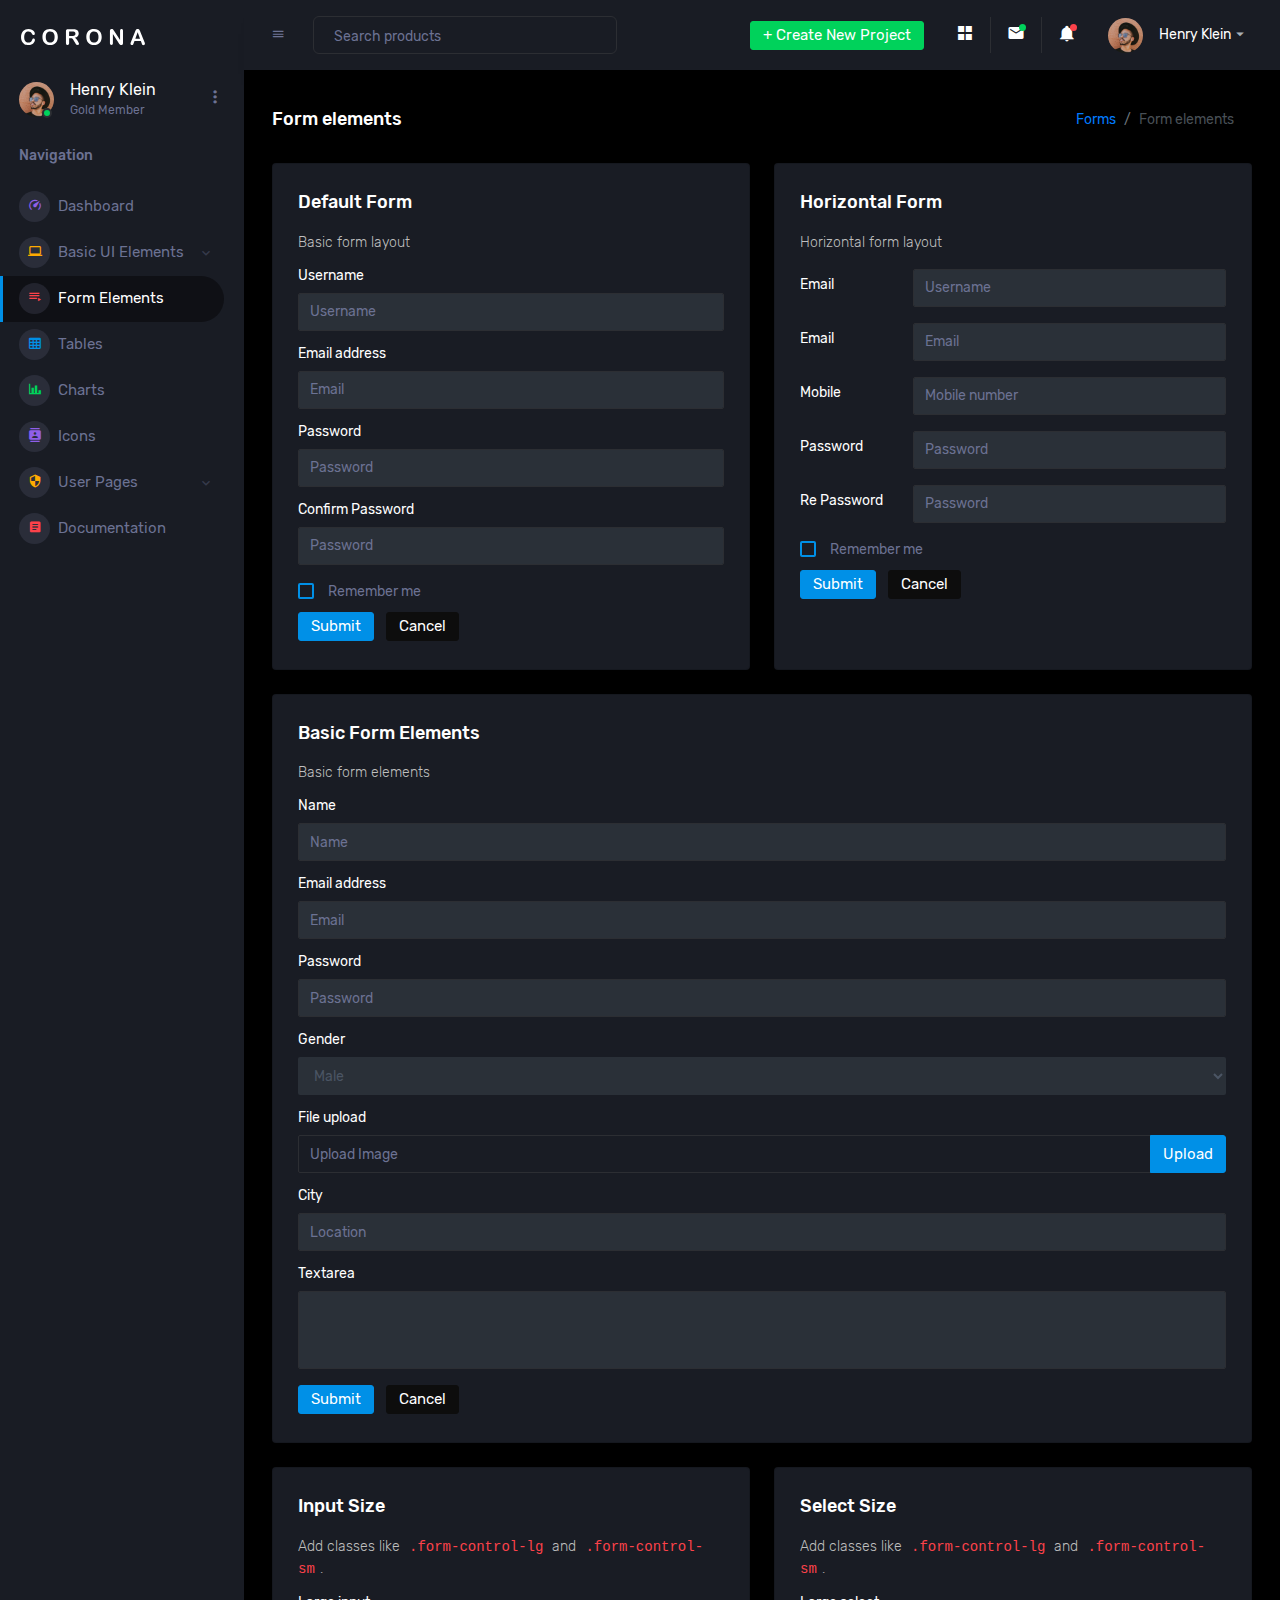
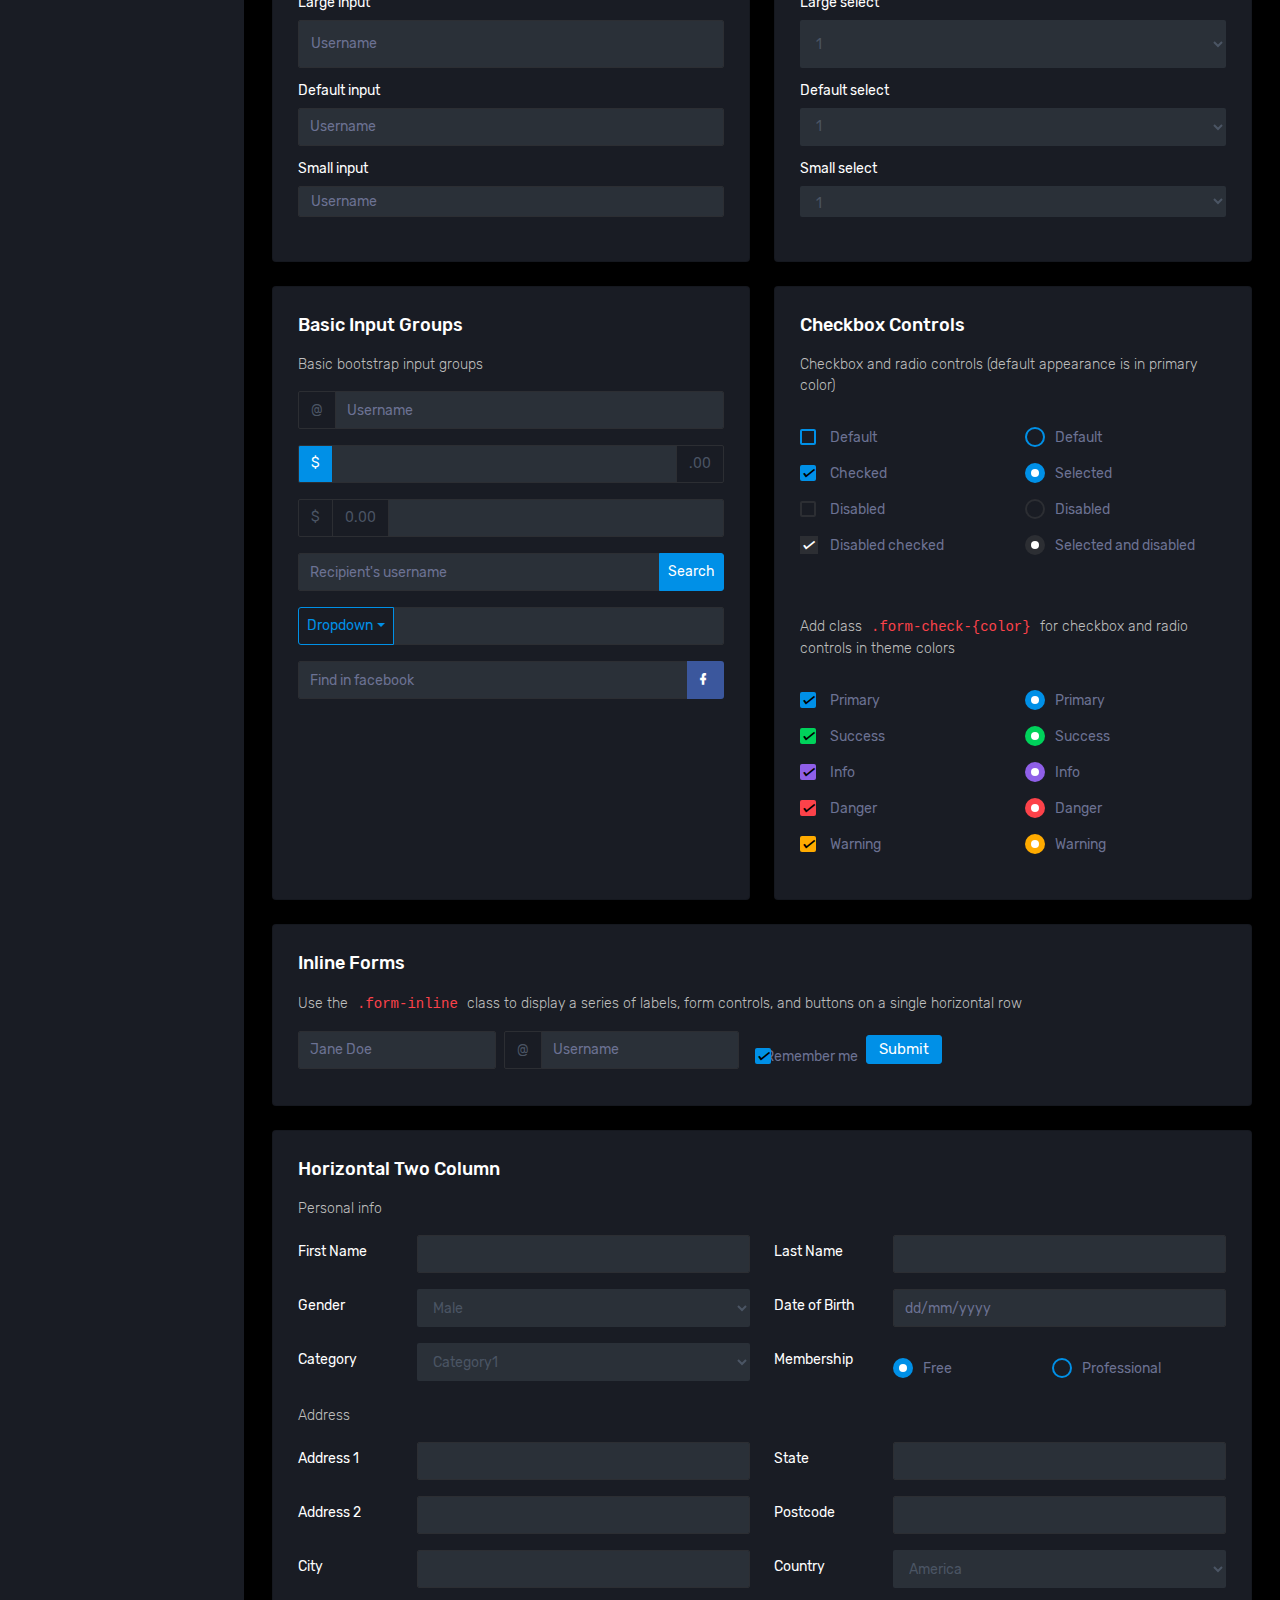
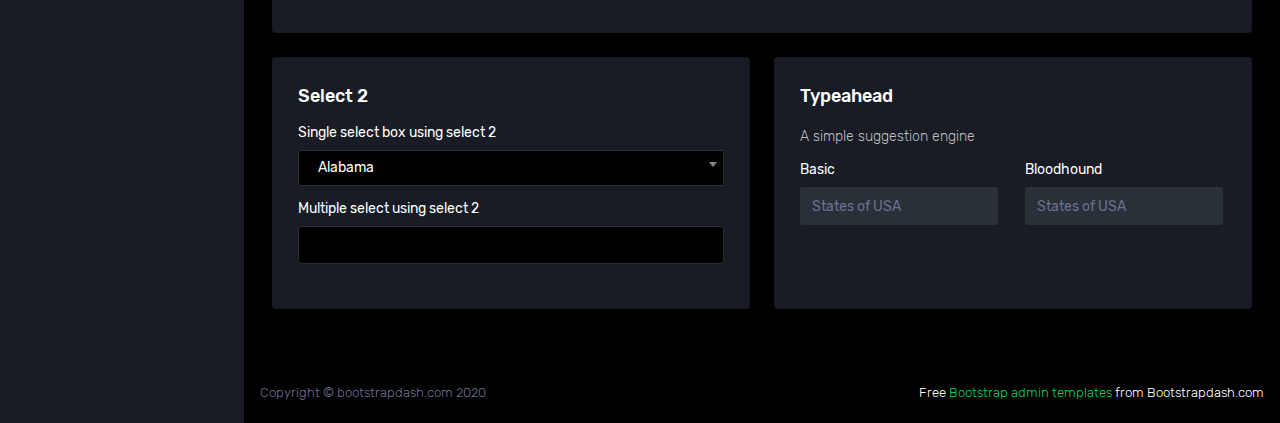
<file: template/pages/forms/basic_elements.html>
<!DOCTYPE html>
<html lang="en">
  <head>
    <!-- Required meta tags -->
    <meta charset="utf-8">
    <meta name="viewport" content="width=device-width, initial-scale=1, shrink-to-fit=no">
    <title>Corona Admin</title>
    <!-- plugins:css -->
    <link rel="stylesheet" href="../../assets/vendors/mdi/css/materialdesignicons.min.css">
    <link rel="stylesheet" href="../../assets/vendors/css/vendor.bundle.base.css">
    <!-- endinject -->
    <!-- Plugin css for this page -->
    <link rel="stylesheet" href="../../assets/vendors/select2/select2.min.css">
    <link rel="stylesheet" href="../../assets/vendors/select2-bootstrap-theme/select2-bootstrap.min.css">
    <!-- End plugin css for this page -->
    <!-- inject:css -->
    <!-- endinject -->
    <!-- Layout styles -->
    <link rel="stylesheet" href="../../assets/css/style.css">
    <!-- End layout styles -->
    <link rel="shortcut icon" href="../../assets/images/favicon.png" />
  </head>
  <body>
    <div class="container-scroller">
      <!-- partial:../../partials/_sidebar.html -->
      <nav class="sidebar sidebar-offcanvas" id="sidebar">
        <div class="sidebar-brand-wrapper d-none d-lg-flex align-items-center justify-content-center fixed-top">
          <a class="sidebar-brand brand-logo" href="../../index.html"><img src="../../assets/images/logo.svg" alt="logo" /></a>
          <a class="sidebar-brand brand-logo-mini" href="../../index.html"><img src="../../assets/images/logo-mini.svg" alt="logo" /></a>
        </div>
        <ul class="nav">
          <li class="nav-item profile">
            <div class="profile-desc">
              <div class="profile-pic">
                <div class="count-indicator">
                  <img class="img-xs rounded-circle " src="../../assets/images/faces/face15.jpg" alt="">
                  <span class="count bg-success"></span>
                </div>
                <div class="profile-name">
                  <h5 class="mb-0 font-weight-normal">Henry Klein</h5>
                  <span>Gold Member</span>
                </div>
              </div>
              <a href="#" id="profile-dropdown" data-toggle="dropdown"><i class="mdi mdi-dots-vertical"></i></a>
              <div class="dropdown-menu dropdown-menu-right sidebar-dropdown preview-list" aria-labelledby="profile-dropdown">
                <a href="#" class="dropdown-item preview-item">
                  <div class="preview-thumbnail">
                    <div class="preview-icon bg-dark rounded-circle">
                      <i class="mdi mdi-settings text-primary"></i>
                    </div>
                  </div>
                  <div class="preview-item-content">
                    <p class="preview-subject ellipsis mb-1 text-small">Account settings</p>
                  </div>
                </a>
                <div class="dropdown-divider"></div>
                <a href="#" class="dropdown-item preview-item">
                  <div class="preview-thumbnail">
                    <div class="preview-icon bg-dark rounded-circle">
                      <i class="mdi mdi-onepassword  text-info"></i>
                    </div>
                  </div>
                  <div class="preview-item-content">
                    <p class="preview-subject ellipsis mb-1 text-small">Change Password</p>
                  </div>
                </a>
                <div class="dropdown-divider"></div>
                <a href="#" class="dropdown-item preview-item">
                  <div class="preview-thumbnail">
                    <div class="preview-icon bg-dark rounded-circle">
                      <i class="mdi mdi-calendar-today text-success"></i>
                    </div>
                  </div>
                  <div class="preview-item-content">
                    <p class="preview-subject ellipsis mb-1 text-small">To-do list</p>
                  </div>
                </a>
              </div>
            </div>
          </li>
          <li class="nav-item nav-category">
            <span class="nav-link">Navigation</span>
          </li>
          <li class="nav-item menu-items">
            <a class="nav-link" href="../../index.html">
              <span class="menu-icon">
                <i class="mdi mdi-speedometer"></i>
              </span>
              <span class="menu-title">Dashboard</span>
            </a>
          </li>
          <li class="nav-item menu-items">
            <a class="nav-link" data-toggle="collapse" href="#ui-basic" aria-expanded="false" aria-controls="ui-basic">
              <span class="menu-icon">
                <i class="mdi mdi-laptop"></i>
              </span>
              <span class="menu-title">Basic UI Elements</span>
              <i class="menu-arrow"></i>
            </a>
            <div class="collapse" id="ui-basic">
              <ul class="nav flex-column sub-menu">
                <li class="nav-item"> <a class="nav-link" href="../../pages/ui-features/buttons.html">Buttons</a></li>
                <li class="nav-item"> <a class="nav-link" href="../../pages/ui-features/dropdowns.html">Dropdowns</a></li>
                <li class="nav-item"> <a class="nav-link" href="../../pages/ui-features/typography.html">Typography</a></li>
              </ul>
            </div>
          </li>
          <li class="nav-item menu-items">
            <a class="nav-link" href="../../pages/forms/basic_elements.html">
              <span class="menu-icon">
                <i class="mdi mdi-playlist-play"></i>
              </span>
              <span class="menu-title">Form Elements</span>
            </a>
          </li>
          <li class="nav-item menu-items">
            <a class="nav-link" href="../../pages/tables/basic-table.html">
              <span class="menu-icon">
                <i class="mdi mdi-table-large"></i>
              </span>
              <span class="menu-title">Tables</span>
            </a>
          </li>
          <li class="nav-item menu-items">
            <a class="nav-link" href="../../pages/charts/chartjs.html">
              <span class="menu-icon">
                <i class="mdi mdi-chart-bar"></i>
              </span>
              <span class="menu-title">Charts</span>
            </a>
          </li>
          <li class="nav-item menu-items">
            <a class="nav-link" href="../../pages/icons/mdi.html">
              <span class="menu-icon">
                <i class="mdi mdi-contacts"></i>
              </span>
              <span class="menu-title">Icons</span>
            </a>
          </li>
          <li class="nav-item menu-items">
            <a class="nav-link" data-toggle="collapse" href="#auth" aria-expanded="false" aria-controls="auth">
              <span class="menu-icon">
                <i class="mdi mdi-security"></i>
              </span>
              <span class="menu-title">User Pages</span>
              <i class="menu-arrow"></i>
            </a>
            <div class="collapse" id="auth">
              <ul class="nav flex-column sub-menu">
                <li class="nav-item"> <a class="nav-link" href="../../pages/samples/blank-page.html"> Blank Page </a></li>
                <li class="nav-item"> <a class="nav-link" href="../../pages/samples/error-404.html"> 404 </a></li>
                <li class="nav-item"> <a class="nav-link" href="../../pages/samples/error-500.html"> 500 </a></li>
                <li class="nav-item"> <a class="nav-link" href="../../pages/samples/login.html"> Login </a></li>
                <li class="nav-item"> <a class="nav-link" href="../../pages/samples/register.html"> Register </a></li>
              </ul>
            </div>
          </li>
          <li class="nav-item menu-items">
            <a class="nav-link" href="http://www.bootstrapdash.com/demo/corona-free/jquery/documentation/documentation.html">
              <span class="menu-icon">
                <i class="mdi mdi-file-document-box"></i>
              </span>
              <span class="menu-title">Documentation</span>
            </a>
          </li>
        </ul>
      </nav>
      <!-- partial -->
      <div class="container-fluid page-body-wrapper">
        <!-- partial:../../partials/_navbar.html -->
        <nav class="navbar p-0 fixed-top d-flex flex-row">
          <div class="navbar-brand-wrapper d-flex d-lg-none align-items-center justify-content-center">
            <a class="navbar-brand brand-logo-mini" href="../../index.html"><img src="../../assets/images/logo-mini.svg" alt="logo" /></a>
          </div>
          <div class="navbar-menu-wrapper flex-grow d-flex align-items-stretch">
            <button class="navbar-toggler navbar-toggler align-self-center" type="button" data-toggle="minimize">
              <span class="mdi mdi-menu"></span>
            </button>
            <ul class="navbar-nav w-100">
              <li class="nav-item w-100">
                <form class="nav-link mt-2 mt-md-0 d-none d-lg-flex search">
                  <input type="text" class="form-control" placeholder="Search products">
                </form>
              </li>
            </ul>
            <ul class="navbar-nav navbar-nav-right">
              <li class="nav-item dropdown d-none d-lg-block">
                <a class="nav-link btn btn-success create-new-button" id="createbuttonDropdown" data-toggle="dropdown" aria-expanded="false" href="#">+ Create New Project</a>
                <div class="dropdown-menu dropdown-menu-right navbar-dropdown preview-list" aria-labelledby="createbuttonDropdown">
                  <h6 class="p-3 mb-0">Projects</h6>
                  <div class="dropdown-divider"></div>
                  <a class="dropdown-item preview-item">
                    <div class="preview-thumbnail">
                      <div class="preview-icon bg-dark rounded-circle">
                        <i class="mdi mdi-file-outline text-primary"></i>
                      </div>
                    </div>
                    <div class="preview-item-content">
                      <p class="preview-subject ellipsis mb-1">Software Development</p>
                    </div>
                  </a>
                  <div class="dropdown-divider"></div>
                  <a class="dropdown-item preview-item">
                    <div class="preview-thumbnail">
                      <div class="preview-icon bg-dark rounded-circle">
                        <i class="mdi mdi-web text-info"></i>
                      </div>
                    </div>
                    <div class="preview-item-content">
                      <p class="preview-subject ellipsis mb-1">UI Development</p>
                    </div>
                  </a>
                  <div class="dropdown-divider"></div>
                  <a class="dropdown-item preview-item">
                    <div class="preview-thumbnail">
                      <div class="preview-icon bg-dark rounded-circle">
                        <i class="mdi mdi-layers text-danger"></i>
                      </div>
                    </div>
                    <div class="preview-item-content">
                      <p class="preview-subject ellipsis mb-1">Software Testing</p>
                    </div>
                  </a>
                  <div class="dropdown-divider"></div>
                  <p class="p-3 mb-0 text-center">See all projects</p>
                </div>
              </li>
              <li class="nav-item nav-settings d-none d-lg-block">
                <a class="nav-link" href="#">
                  <i class="mdi mdi-view-grid"></i>
                </a>
              </li>
              <li class="nav-item dropdown border-left">
                <a class="nav-link count-indicator dropdown-toggle" id="messageDropdown" href="#" data-toggle="dropdown" aria-expanded="false">
                  <i class="mdi mdi-email"></i>
                  <span class="count bg-success"></span>
                </a>
                <div class="dropdown-menu dropdown-menu-right navbar-dropdown preview-list" aria-labelledby="messageDropdown">
                  <h6 class="p-3 mb-0">Messages</h6>
                  <div class="dropdown-divider"></div>
                  <a class="dropdown-item preview-item">
                    <div class="preview-thumbnail">
                      <img src="../../assets/images/faces/face4.jpg" alt="image" class="rounded-circle profile-pic">
                    </div>
                    <div class="preview-item-content">
                      <p class="preview-subject ellipsis mb-1">Mark send you a message</p>
                      <p class="text-muted mb-0"> 1 Minutes ago </p>
                    </div>
                  </a>
                  <div class="dropdown-divider"></div>
                  <a class="dropdown-item preview-item">
                    <div class="preview-thumbnail">
                      <img src="../../assets/images/faces/face2.jpg" alt="image" class="rounded-circle profile-pic">
                    </div>
                    <div class="preview-item-content">
                      <p class="preview-subject ellipsis mb-1">Cregh send you a message</p>
                      <p class="text-muted mb-0"> 15 Minutes ago </p>
                    </div>
                  </a>
                  <div class="dropdown-divider"></div>
                  <a class="dropdown-item preview-item">
                    <div class="preview-thumbnail">
                      <img src="../../assets/images/faces/face3.jpg" alt="image" class="rounded-circle profile-pic">
                    </div>
                    <div class="preview-item-content">
                      <p class="preview-subject ellipsis mb-1">Profile picture updated</p>
                      <p class="text-muted mb-0"> 18 Minutes ago </p>
                    </div>
                  </a>
                  <div class="dropdown-divider"></div>
                  <p class="p-3 mb-0 text-center">4 new messages</p>
                </div>
              </li>
              <li class="nav-item dropdown border-left">
                <a class="nav-link count-indicator dropdown-toggle" id="notificationDropdown" href="#" data-toggle="dropdown">
                  <i class="mdi mdi-bell"></i>
                  <span class="count bg-danger"></span>
                </a>
                <div class="dropdown-menu dropdown-menu-right navbar-dropdown preview-list" aria-labelledby="notificationDropdown">
                  <h6 class="p-3 mb-0">Notifications</h6>
                  <div class="dropdown-divider"></div>
                  <a class="dropdown-item preview-item">
                    <div class="preview-thumbnail">
                      <div class="preview-icon bg-dark rounded-circle">
                        <i class="mdi mdi-calendar text-success"></i>
                      </div>
                    </div>
                    <div class="preview-item-content">
                      <p class="preview-subject mb-1">Event today</p>
                      <p class="text-muted ellipsis mb-0"> Just a reminder that you have an event today </p>
                    </div>
                  </a>
                  <div class="dropdown-divider"></div>
                  <a class="dropdown-item preview-item">
                    <div class="preview-thumbnail">
                      <div class="preview-icon bg-dark rounded-circle">
                        <i class="mdi mdi-settings text-danger"></i>
                      </div>
                    </div>
                    <div class="preview-item-content">
                      <p class="preview-subject mb-1">Settings</p>
                      <p class="text-muted ellipsis mb-0"> Update dashboard </p>
                    </div>
                  </a>
                  <div class="dropdown-divider"></div>
                  <a class="dropdown-item preview-item">
                    <div class="preview-thumbnail">
                      <div class="preview-icon bg-dark rounded-circle">
                        <i class="mdi mdi-link-variant text-warning"></i>
                      </div>
                    </div>
                    <div class="preview-item-content">
                      <p class="preview-subject mb-1">Launch Admin</p>
                      <p class="text-muted ellipsis mb-0"> New admin wow! </p>
                    </div>
                  </a>
                  <div class="dropdown-divider"></div>
                  <p class="p-3 mb-0 text-center">See all notifications</p>
                </div>
              </li>
              <li class="nav-item dropdown">
                <a class="nav-link" id="profileDropdown" href="#" data-toggle="dropdown">
                  <div class="navbar-profile">
                    <img class="img-xs rounded-circle" src="../../assets/images/faces/face15.jpg" alt="">
                    <p class="mb-0 d-none d-sm-block navbar-profile-name">Henry Klein</p>
                    <i class="mdi mdi-menu-down d-none d-sm-block"></i>
                  </div>
                </a>
                <div class="dropdown-menu dropdown-menu-right navbar-dropdown preview-list" aria-labelledby="profileDropdown">
                  <h6 class="p-3 mb-0">Profile</h6>
                  <div class="dropdown-divider"></div>
                  <a class="dropdown-item preview-item">
                    <div class="preview-thumbnail">
                      <div class="preview-icon bg-dark rounded-circle">
                        <i class="mdi mdi-settings text-success"></i>
                      </div>
                    </div>
                    <div class="preview-item-content">
                      <p class="preview-subject mb-1">Settings</p>
                    </div>
                  </a>
                  <div class="dropdown-divider"></div>
                  <a class="dropdown-item preview-item">
                    <div class="preview-thumbnail">
                      <div class="preview-icon bg-dark rounded-circle">
                        <i class="mdi mdi-logout text-danger"></i>
                      </div>
                    </div>
                    <div class="preview-item-content">
                      <p class="preview-subject mb-1">Log out</p>
                    </div>
                  </a>
                  <div class="dropdown-divider"></div>
                  <p class="p-3 mb-0 text-center">Advanced settings</p>
                </div>
              </li>
            </ul>
            <button class="navbar-toggler navbar-toggler-right d-lg-none align-self-center" type="button" data-toggle="offcanvas">
              <span class="mdi mdi-format-line-spacing"></span>
            </button>
          </div>
        </nav>
        <!-- partial -->
        <div class="main-panel">
          <div class="content-wrapper">
            <div class="page-header">
              <h3 class="page-title"> Form elements </h3>
              <nav aria-label="breadcrumb">
                <ol class="breadcrumb">
                  <li class="breadcrumb-item"><a href="#">Forms</a></li>
                  <li class="breadcrumb-item active" aria-current="page">Form elements</li>
                </ol>
              </nav>
            </div>
            <div class="row">
              <div class="col-md-6 grid-margin stretch-card">
                <div class="card">
                  <div class="card-body">
                    <h4 class="card-title">Default form</h4>
                    <p class="card-description"> Basic form layout </p>
                    <form class="forms-sample">
                      <div class="form-group">
                        <label for="exampleInputUsername1">Username</label>
                        <input type="text" class="form-control" id="exampleInputUsername1" placeholder="Username">
                      </div>
                      <div class="form-group">
                        <label for="exampleInputEmail1">Email address</label>
                        <input type="email" class="form-control" id="exampleInputEmail1" placeholder="Email">
                      </div>
                      <div class="form-group">
                        <label for="exampleInputPassword1">Password</label>
                        <input type="password" class="form-control" id="exampleInputPassword1" placeholder="Password">
                      </div>
                      <div class="form-group">
                        <label for="exampleInputConfirmPassword1">Confirm Password</label>
                        <input type="password" class="form-control" id="exampleInputConfirmPassword1" placeholder="Password">
                      </div>
                      <div class="form-check form-check-flat form-check-primary">
                        <label class="form-check-label">
                          <input type="checkbox" class="form-check-input"> Remember me </label>
                      </div>
                      <button type="submit" class="btn btn-primary mr-2">Submit</button>
                      <button class="btn btn-dark">Cancel</button>
                    </form>
                  </div>
                </div>
              </div>
              <div class="col-md-6 grid-margin stretch-card">
                <div class="card">
                  <div class="card-body">
                    <h4 class="card-title">Horizontal Form</h4>
                    <p class="card-description"> Horizontal form layout </p>
                    <form class="forms-sample">
                      <div class="form-group row">
                        <label for="exampleInputUsername2" class="col-sm-3 col-form-label">Email</label>
                        <div class="col-sm-9">
                          <input type="text" class="form-control" id="exampleInputUsername2" placeholder="Username">
                        </div>
                      </div>
                      <div class="form-group row">
                        <label for="exampleInputEmail2" class="col-sm-3 col-form-label">Email</label>
                        <div class="col-sm-9">
                          <input type="email" class="form-control" id="exampleInputEmail2" placeholder="Email">
                        </div>
                      </div>
                      <div class="form-group row">
                        <label for="exampleInputMobile" class="col-sm-3 col-form-label">Mobile</label>
                        <div class="col-sm-9">
                          <input type="text" class="form-control" id="exampleInputMobile" placeholder="Mobile number">
                        </div>
                      </div>
                      <div class="form-group row">
                        <label for="exampleInputPassword2" class="col-sm-3 col-form-label">Password</label>
                        <div class="col-sm-9">
                          <input type="password" class="form-control" id="exampleInputPassword2" placeholder="Password">
                        </div>
                      </div>
                      <div class="form-group row">
                        <label for="exampleInputConfirmPassword2" class="col-sm-3 col-form-label">Re Password</label>
                        <div class="col-sm-9">
                          <input type="password" class="form-control" id="exampleInputConfirmPassword2" placeholder="Password">
                        </div>
                      </div>
                      <div class="form-check form-check-flat form-check-primary">
                        <label class="form-check-label">
                          <input type="checkbox" class="form-check-input"> Remember me </label>
                      </div>
                      <button type="submit" class="btn btn-primary mr-2">Submit</button>
                      <button class="btn btn-dark">Cancel</button>
                    </form>
                  </div>
                </div>
              </div>
              <div class="col-12 grid-margin stretch-card">
                <div class="card">
                  <div class="card-body">
                    <h4 class="card-title">Basic form elements</h4>
                    <p class="card-description"> Basic form elements </p>
                    <form class="forms-sample">
                      <div class="form-group">
                        <label for="exampleInputName1">Name</label>
                        <input type="text" class="form-control" id="exampleInputName1" placeholder="Name">
                      </div>
                      <div class="form-group">
                        <label for="exampleInputEmail3">Email address</label>
                        <input type="email" class="form-control" id="exampleInputEmail3" placeholder="Email">
                      </div>
                      <div class="form-group">
                        <label for="exampleInputPassword4">Password</label>
                        <input type="password" class="form-control" id="exampleInputPassword4" placeholder="Password">
                      </div>
                      <div class="form-group">
                        <label for="exampleSelectGender">Gender</label>
                        <select class="form-control" id="exampleSelectGender">
                          <option>Male</option>
                          <option>Female</option>
                        </select>
                      </div>
                      <div class="form-group">
                        <label>File upload</label>
                        <input type="file" name="img[]" class="file-upload-default">
                        <div class="input-group col-xs-12">
                          <input type="text" class="form-control file-upload-info" disabled placeholder="Upload Image">
                          <span class="input-group-append">
                            <button class="file-upload-browse btn btn-primary" type="button">Upload</button>
                          </span>
                        </div>
                      </div>
                      <div class="form-group">
                        <label for="exampleInputCity1">City</label>
                        <input type="text" class="form-control" id="exampleInputCity1" placeholder="Location">
                      </div>
                      <div class="form-group">
                        <label for="exampleTextarea1">Textarea</label>
                        <textarea class="form-control" id="exampleTextarea1" rows="4"></textarea>
                      </div>
                      <button type="submit" class="btn btn-primary mr-2">Submit</button>
                      <button class="btn btn-dark">Cancel</button>
                    </form>
                  </div>
                </div>
              </div>
              <div class="col-md-6 grid-margin stretch-card">
                <div class="card">
                  <div class="card-body">
                    <h4 class="card-title">Input size</h4>
                    <p class="card-description"> Add classes like <code>.form-control-lg</code> and <code>.form-control-sm</code>. </p>
                    <div class="form-group">
                      <label>Large input</label>
                      <input type="text" class="form-control form-control-lg" placeholder="Username" aria-label="Username">
                    </div>
                    <div class="form-group">
                      <label>Default input</label>
                      <input type="text" class="form-control" placeholder="Username" aria-label="Username">
                    </div>
                    <div class="form-group">
                      <label>Small input</label>
                      <input type="text" class="form-control form-control-sm" placeholder="Username" aria-label="Username">
                    </div>
                  </div>
                </div>
              </div>
              <div class="col-md-6 grid-margin stretch-card">
                <div class="card">
                  <div class="card-body">
                    <h4 class="card-title">Select size</h4>
                    <p class="card-description"> Add classes like <code>.form-control-lg</code> and <code>.form-control-sm</code>. </p>
                    <div class="form-group">
                      <label for="exampleFormControlSelect1">Large select</label>
                      <select class="form-control form-control-lg" id="exampleFormControlSelect1">
                        <option>1</option>
                        <option>2</option>
                        <option>3</option>
                        <option>4</option>
                        <option>5</option>
                      </select>
                    </div>
                    <div class="form-group">
                      <label for="exampleFormControlSelect2">Default select</label>
                      <select class="form-control" id="exampleFormControlSelect2">
                        <option>1</option>
                        <option>2</option>
                        <option>3</option>
                        <option>4</option>
                        <option>5</option>
                      </select>
                    </div>
                    <div class="form-group">
                      <label for="exampleFormControlSelect3">Small select</label>
                      <select class="form-control form-control-sm" id="exampleFormControlSelect3">
                        <option>1</option>
                        <option>2</option>
                        <option>3</option>
                        <option>4</option>
                        <option>5</option>
                      </select>
                    </div>
                  </div>
                </div>
              </div>
              <div class="col-md-6 grid-margin stretch-card">
                <div class="card">
                  <div class="card-body">
                    <h4 class="card-title">Basic input groups</h4>
                    <p class="card-description"> Basic bootstrap input groups </p>
                    <div class="form-group">
                      <div class="input-group">
                        <div class="input-group-prepend">
                          <span class="input-group-text">@</span>
                        </div>
                        <input type="text" class="form-control" placeholder="Username" aria-label="Username" aria-describedby="basic-addon1">
                      </div>
                    </div>
                    <div class="form-group">
                      <div class="input-group">
                        <div class="input-group-prepend">
                          <span class="input-group-text bg-primary text-white">$</span>
                        </div>
                        <input type="text" class="form-control" aria-label="Amount (to the nearest dollar)">
                        <div class="input-group-append">
                          <span class="input-group-text">.00</span>
                        </div>
                      </div>
                    </div>
                    <div class="form-group">
                      <div class="input-group">
                        <div class="input-group-prepend">
                          <span class="input-group-text">$</span>
                        </div>
                        <div class="input-group-prepend">
                          <span class="input-group-text">0.00</span>
                        </div>
                        <input type="text" class="form-control" aria-label="Amount (to the nearest dollar)">
                      </div>
                    </div>
                    <div class="form-group">
                      <div class="input-group">
                        <input type="text" class="form-control" placeholder="Recipient's username" aria-label="Recipient's username" aria-describedby="basic-addon2">
                        <div class="input-group-append">
                          <button class="btn btn-sm btn-primary" type="button">Search</button>
                        </div>
                      </div>
                    </div>
                    <div class="form-group">
                      <div class="input-group">
                        <div class="input-group-prepend">
                          <button class="btn btn-sm btn-outline-primary dropdown-toggle" type="button" data-toggle="dropdown" aria-haspopup="true" aria-expanded="false">Dropdown</button>
                          <div class="dropdown-menu">
                            <a class="dropdown-item" href="#">Action</a>
                            <a class="dropdown-item" href="#">Another action</a>
                            <a class="dropdown-item" href="#">Something else here</a>
                            <div role="separator" class="dropdown-divider"></div>
                            <a class="dropdown-item" href="#">Separated link</a>
                          </div>
                        </div>
                        <input type="text" class="form-control" aria-label="Text input with dropdown button">
                      </div>
                    </div>
                    <div class="form-group">
                      <div class="input-group">
                        <input type="text" class="form-control" placeholder="Find in facebook" aria-label="Recipient's username" aria-describedby="basic-addon2">
                        <div class="input-group-append">
                          <button class="btn btn-sm btn-facebook" type="button">
                            <i class="mdi mdi-facebook"></i>
                          </button>
                        </div>
                      </div>
                    </div>
                  </div>
                </div>
              </div>
              <div class="col-md-6 grid-margin stretch-card">
                <div class="card">
                  <div class="card-body">
                    <h4 class="card-title">Checkbox Controls</h4>
                    <p class="card-description">Checkbox and radio controls (default appearance is in primary color)</p>
                    <form>
                      <div class="row">
                        <div class="col-md-6">
                          <div class="form-group">
                            <div class="form-check">
                              <label class="form-check-label">
                                <input type="checkbox" class="form-check-input"> Default </label>
                            </div>
                            <div class="form-check">
                              <label class="form-check-label">
                                <input type="checkbox" class="form-check-input" checked> Checked </label>
                            </div>
                            <div class="form-check">
                              <label class="form-check-label">
                                <input type="checkbox" class="form-check-input" disabled> Disabled </label>
                            </div>
                            <div class="form-check">
                              <label class="form-check-label">
                                <input type="checkbox" class="form-check-input" disabled checked> Disabled checked </label>
                            </div>
                          </div>
                        </div>
                        <div class="col-md-6">
                          <div class="form-group">
                            <div class="form-check">
                              <label class="form-check-label">
                                <input type="radio" class="form-check-input" name="optionsRadios" id="optionsRadios1" value=""> Default </label>
                            </div>
                            <div class="form-check">
                              <label class="form-check-label">
                                <input type="radio" class="form-check-input" name="optionsRadios" id="optionsRadios2" value="option2" checked> Selected </label>
                            </div>
                            <div class="form-check">
                              <label class="form-check-label">
                                <input type="radio" class="form-check-input" name="optionsRadios2" id="optionsRadios3" value="option3" disabled> Disabled </label>
                            </div>
                            <div class="form-check">
                              <label class="form-check-label">
                                <input type="radio" class="form-check-input" name="optionsRadio2" id="optionsRadios4" value="option4" disabled checked> Selected and disabled </label>
                            </div>
                          </div>
                        </div>
                      </div>
                    </form>
                  </div>
                  <div class="card-body">
                    <p class="card-description">Add class <code>.form-check-{color}</code> for checkbox and radio controls in theme colors</p>
                    <form>
                      <div class="row">
                        <div class="col-md-6">
                          <div class="form-group">
                            <div class="form-check form-check-primary">
                              <label class="form-check-label">
                                <input type="checkbox" class="form-check-input" checked> Primary </label>
                            </div>
                            <div class="form-check form-check-success">
                              <label class="form-check-label">
                                <input type="checkbox" class="form-check-input" checked> Success </label>
                            </div>
                            <div class="form-check form-check-info">
                              <label class="form-check-label">
                                <input type="checkbox" class="form-check-input" checked> Info </label>
                            </div>
                            <div class="form-check form-check-danger">
                              <label class="form-check-label">
                                <input type="checkbox" class="form-check-input" checked> Danger </label>
                            </div>
                            <div class="form-check form-check-warning">
                              <label class="form-check-label">
                                <input type="checkbox" class="form-check-input" checked> Warning </label>
                            </div>
                          </div>
                        </div>
                        <div class="col-md-6">
                          <div class="form-group">
                            <div class="form-check form-check-primary">
                              <label class="form-check-label">
                                <input type="radio" class="form-check-input" name="ExampleRadio1" id="ExampleRadio1" checked> Primary </label>
                            </div>
                            <div class="form-check form-check-success">
                              <label class="form-check-label">
                                <input type="radio" class="form-check-input" name="ExampleRadio2" id="ExampleRadio2" checked> Success </label>
                            </div>
                            <div class="form-check form-check-info">
                              <label class="form-check-label">
                                <input type="radio" class="form-check-input" name="ExampleRadio3" id="ExampleRadio3" checked> Info </label>
                            </div>
                            <div class="form-check form-check-danger">
                              <label class="form-check-label">
                                <input type="radio" class="form-check-input" name="ExampleRadio4" id="ExampleRadio4" checked> Danger </label>
                            </div>
                            <div class="form-check form-check-warning">
                              <label class="form-check-label">
                                <input type="radio" class="form-check-input" name="ExampleRadio5" id="ExampleRadio5" checked> Warning </label>
                            </div>
                          </div>
                        </div>
                      </div>
                    </form>
                  </div>
                </div>
              </div>
              <div class="col-12 grid-margin stretch-card">
                <div class="card">
                  <div class="card-body">
                    <h4 class="card-title">Inline forms</h4>
                    <p class="card-description"> Use the <code>.form-inline</code> class to display a series of labels, form controls, and buttons on a single horizontal row </p>
                    <form class="form-inline">
                      <label class="sr-only" for="inlineFormInputName2">Name</label>
                      <input type="text" class="form-control mb-2 mr-sm-2" id="inlineFormInputName2" placeholder="Jane Doe">
                      <label class="sr-only" for="inlineFormInputGroupUsername2">Username</label>
                      <div class="input-group mb-2 mr-sm-2">
                        <div class="input-group-prepend">
                          <div class="input-group-text">@</div>
                        </div>
                        <input type="text" class="form-control" id="inlineFormInputGroupUsername2" placeholder="Username">
                      </div>
                      <div class="form-check mx-sm-2">
                        <label class="form-check-label">
                          <input type="checkbox" class="form-check-input" checked> Remember me </label>
                      </div>
                      <button type="submit" class="btn btn-primary mb-2">Submit</button>
                    </form>
                  </div>
                </div>
              </div>
              <div class="col-12 grid-margin">
                <div class="card">
                  <div class="card-body">
                    <h4 class="card-title">Horizontal Two column</h4>
                    <form class="form-sample">
                      <p class="card-description"> Personal info </p>
                      <div class="row">
                        <div class="col-md-6">
                          <div class="form-group row">
                            <label class="col-sm-3 col-form-label">First Name</label>
                            <div class="col-sm-9">
                              <input type="text" class="form-control" />
                            </div>
                          </div>
                        </div>
                        <div class="col-md-6">
                          <div class="form-group row">
                            <label class="col-sm-3 col-form-label">Last Name</label>
                            <div class="col-sm-9">
                              <input type="text" class="form-control" />
                            </div>
                          </div>
                        </div>
                      </div>
                      <div class="row">
                        <div class="col-md-6">
                          <div class="form-group row">
                            <label class="col-sm-3 col-form-label">Gender</label>
                            <div class="col-sm-9">
                              <select class="form-control">
                                <option>Male</option>
                                <option>Female</option>
                              </select>
                            </div>
                          </div>
                        </div>
                        <div class="col-md-6">
                          <div class="form-group row">
                            <label class="col-sm-3 col-form-label">Date of Birth</label>
                            <div class="col-sm-9">
                              <input class="form-control" placeholder="dd/mm/yyyy" />
                            </div>
                          </div>
                        </div>
                      </div>
                      <div class="row">
                        <div class="col-md-6">
                          <div class="form-group row">
                            <label class="col-sm-3 col-form-label">Category</label>
                            <div class="col-sm-9">
                              <select class="form-control">
                                <option>Category1</option>
                                <option>Category2</option>
                                <option>Category3</option>
                                <option>Category4</option>
                              </select>
                            </div>
                          </div>
                        </div>
                        <div class="col-md-6">
                          <div class="form-group row">
                            <label class="col-sm-3 col-form-label">Membership</label>
                            <div class="col-sm-4">
                              <div class="form-check">
                                <label class="form-check-label">
                                  <input type="radio" class="form-check-input" name="membershipRadios" id="membershipRadios1" value="" checked> Free </label>
                              </div>
                            </div>
                            <div class="col-sm-5">
                              <div class="form-check">
                                <label class="form-check-label">
                                  <input type="radio" class="form-check-input" name="membershipRadios" id="membershipRadios2" value="option2"> Professional </label>
                              </div>
                            </div>
                          </div>
                        </div>
                      </div>
                      <p class="card-description"> Address </p>
                      <div class="row">
                        <div class="col-md-6">
                          <div class="form-group row">
                            <label class="col-sm-3 col-form-label">Address 1</label>
                            <div class="col-sm-9">
                              <input type="text" class="form-control" />
                            </div>
                          </div>
                        </div>
                        <div class="col-md-6">
                          <div class="form-group row">
                            <label class="col-sm-3 col-form-label">State</label>
                            <div class="col-sm-9">
                              <input type="text" class="form-control" />
                            </div>
                          </div>
                        </div>
                      </div>
                      <div class="row">
                        <div class="col-md-6">
                          <div class="form-group row">
                            <label class="col-sm-3 col-form-label">Address 2</label>
                            <div class="col-sm-9">
                              <input type="text" class="form-control" />
                            </div>
                          </div>
                        </div>
                        <div class="col-md-6">
                          <div class="form-group row">
                            <label class="col-sm-3 col-form-label">Postcode</label>
                            <div class="col-sm-9">
                              <input type="text" class="form-control" />
                            </div>
                          </div>
                        </div>
                      </div>
                      <div class="row">
                        <div class="col-md-6">
                          <div class="form-group row">
                            <label class="col-sm-3 col-form-label">City</label>
                            <div class="col-sm-9">
                              <input type="text" class="form-control" />
                            </div>
                          </div>
                        </div>
                        <div class="col-md-6">
                          <div class="form-group row">
                            <label class="col-sm-3 col-form-label">Country</label>
                            <div class="col-sm-9">
                              <select class="form-control">
                                <option>America</option>
                                <option>Italy</option>
                                <option>Russia</option>
                                <option>Britain</option>
                              </select>
                            </div>
                          </div>
                        </div>
                      </div>
                    </form>
                  </div>
                </div>
              </div>
              <div class="col-md-6 grid-margin stretch-card">
                <div class="card">
                  <div class="card-body">
                    <h4 class="card-title">Select 2</h4>
                    <div class="form-group">
                      <label>Single select box using select 2</label>
                      <select class="js-example-basic-single" style="width:100%">
                        <option value="AL">Alabama</option>
                        <option value="WY">Wyoming</option>
                        <option value="AM">America</option>
                        <option value="CA">Canada</option>
                        <option value="RU">Russia</option>
                      </select>
                    </div>
                    <div class="form-group">
                      <label>Multiple select using select 2</label>
                      <select class="js-example-basic-multiple" multiple="multiple" style="width:100%">
                        <option value="AL">Alabama</option>
                        <option value="WY">Wyoming</option>
                        <option value="AM">America</option>
                        <option value="CA">Canada</option>
                        <option value="RU">Russia</option>
                      </select>
                    </div>
                  </div>
                </div>
              </div>
              <div class="col-md-6 grid-margin stretch-card">
                <div class="card">
                  <div class="card-body">
                    <h4 class="card-title">Typeahead</h4>
                    <p class="card-description"> A simple suggestion engine </p>
                    <div class="form-group row">
                      <div class="col">
                        <label>Basic</label>
                        <div id="the-basics">
                          <input class="typeahead" type="text" placeholder="States of USA">
                        </div>
                      </div>
                      <div class="col">
                        <label>Bloodhound</label>
                        <div id="bloodhound">
                          <input class="typeahead" type="text" placeholder="States of USA">
                        </div>
                      </div>
                    </div>
                  </div>
                </div>
              </div>
            </div>
          </div>
          <!-- content-wrapper ends -->
          <!-- partial:../../partials/_footer.html -->
          <footer class="footer">
            <div class="d-sm-flex justify-content-center justify-content-sm-between">
              <span class="text-muted d-block text-center text-sm-left d-sm-inline-block">Copyright © bootstrapdash.com 2020</span>
              <span class="float-none float-sm-right d-block mt-1 mt-sm-0 text-center"> Free <a href="https://www.bootstrapdash.com/bootstrap-admin-template/" target="_blank">Bootstrap admin templates</a> from Bootstrapdash.com</span>
            </div>
          </footer>
          <!-- partial -->
        </div>
        <!-- main-panel ends -->
      </div>
      <!-- page-body-wrapper ends -->
    </div>
    <!-- container-scroller -->
    <!-- plugins:js -->
    <script src="../../assets/vendors/js/vendor.bundle.base.js"></script>
    <!-- endinject -->
    <!-- Plugin js for this page -->
    <script src="../../assets/vendors/select2/select2.min.js"></script>
    <script src="../../assets/vendors/typeahead.js/typeahead.bundle.min.js"></script>
    <!-- End plugin js for this page -->
    <!-- inject:js -->
    <script src="../../assets/js/off-canvas.js"></script>
    <script src="../../assets/js/hoverable-collapse.js"></script>
    <script src="../../assets/js/misc.js"></script>
    <script src="../../assets/js/settings.js"></script>
    <script src="../../assets/js/todolist.js"></script>
    <!-- endinject -->
    <!-- Custom js for this page -->
    <script src="../../assets/js/file-upload.js"></script>
    <script src="../../assets/js/typeahead.js"></script>
    <script src="../../assets/js/select2.js"></script>
    <!-- End custom js for this page -->
  </body>
</html>
</file>
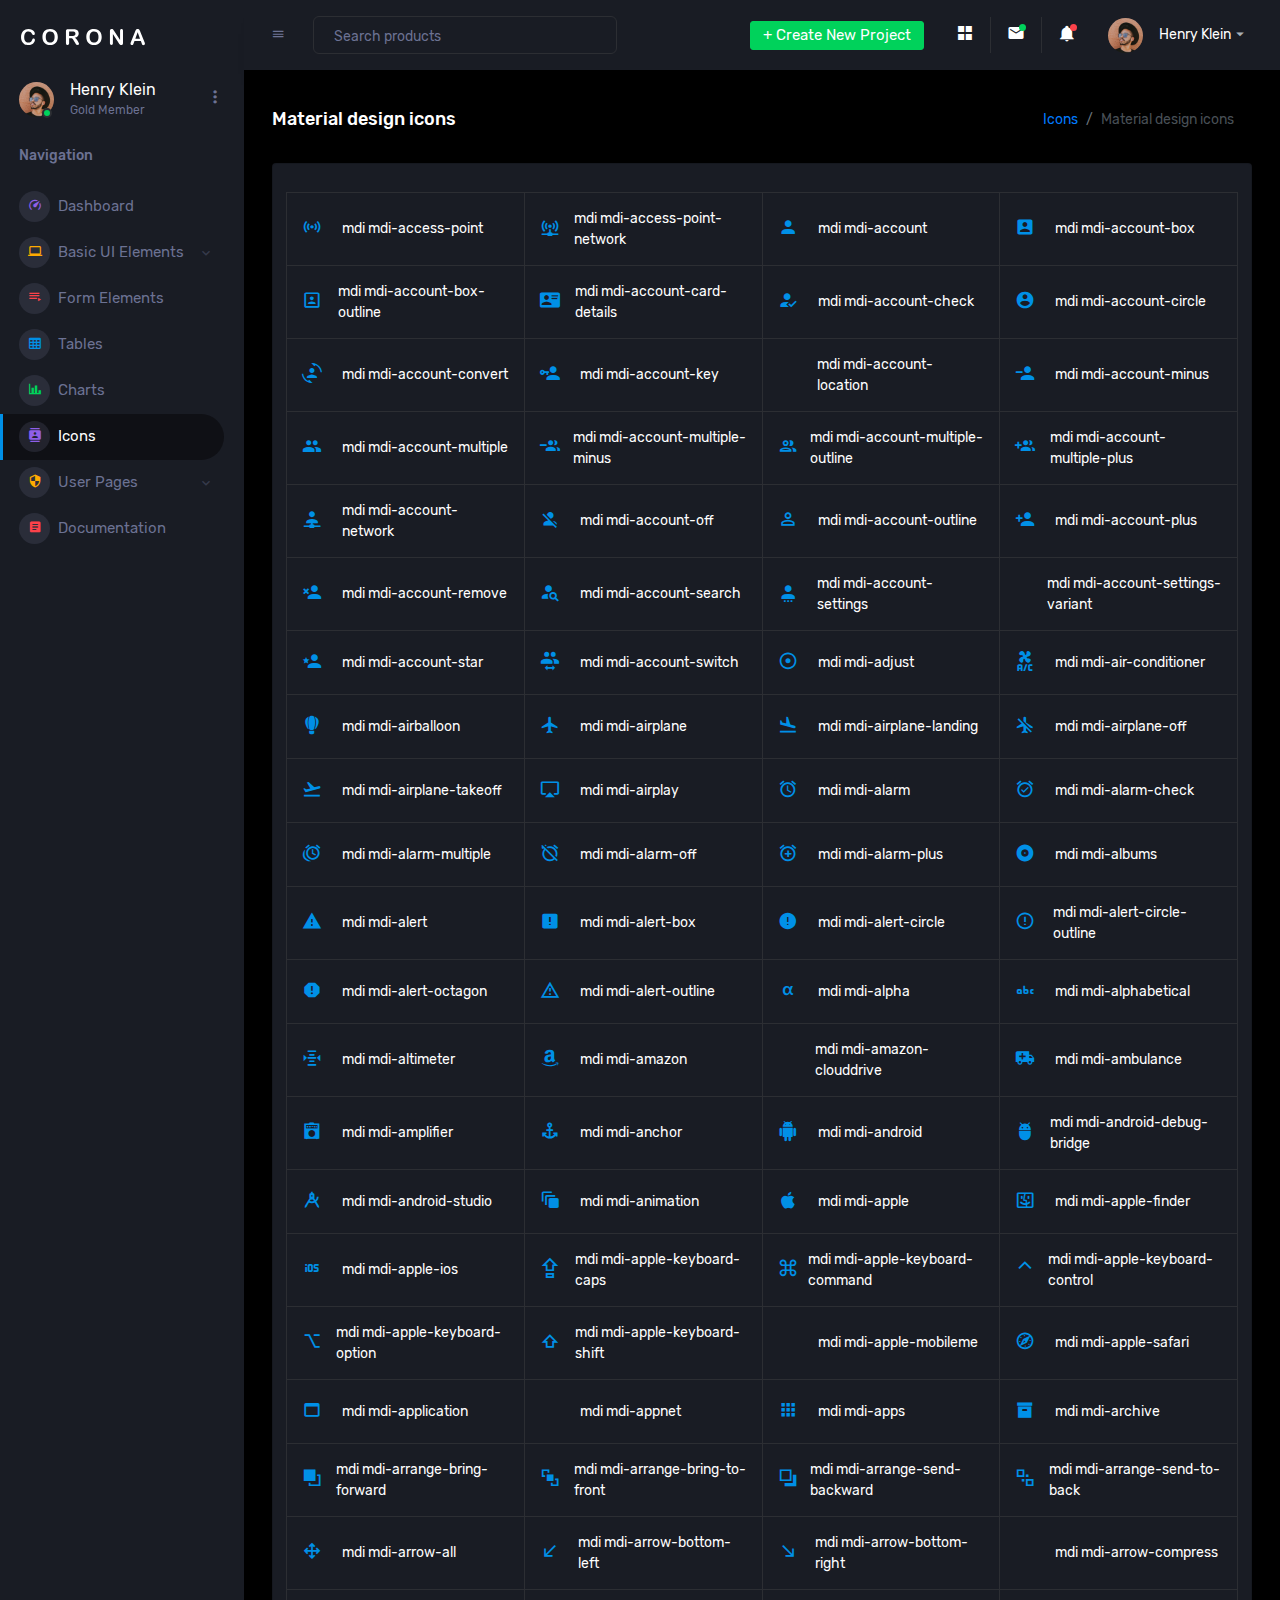
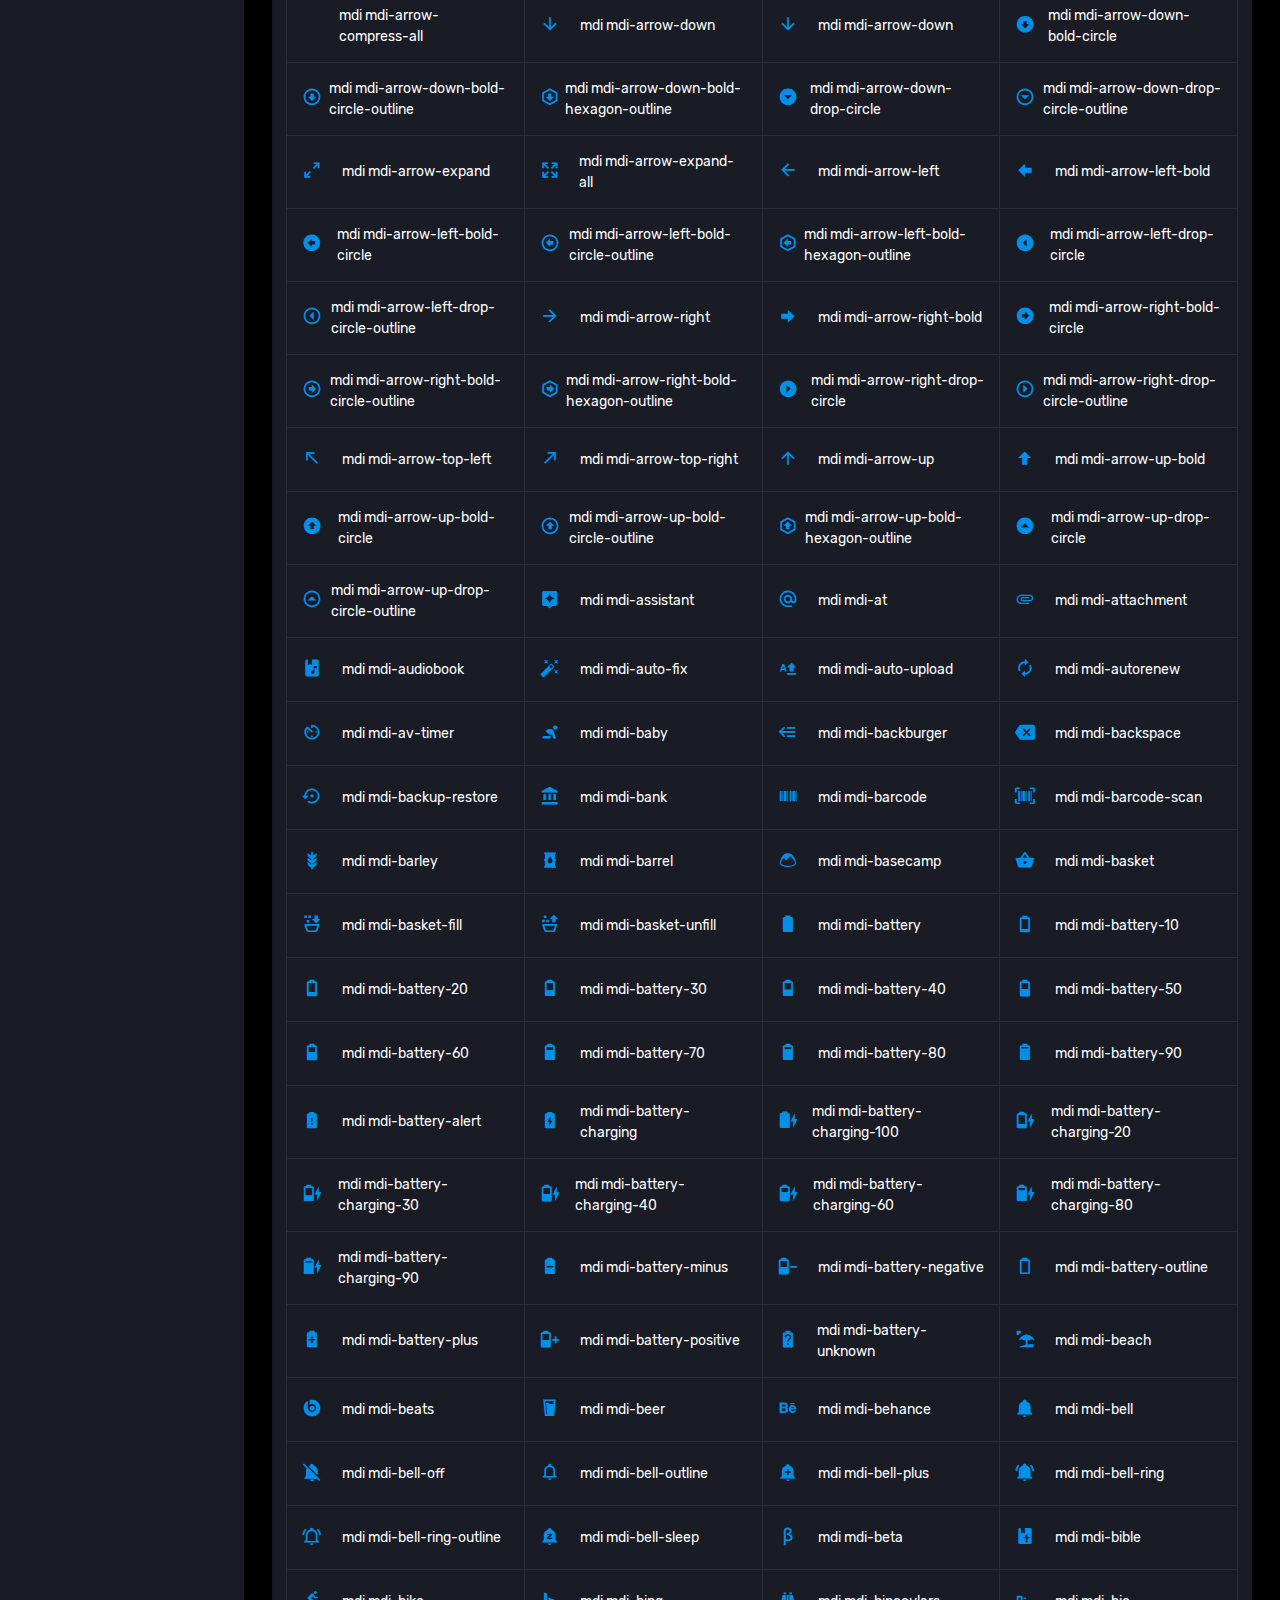
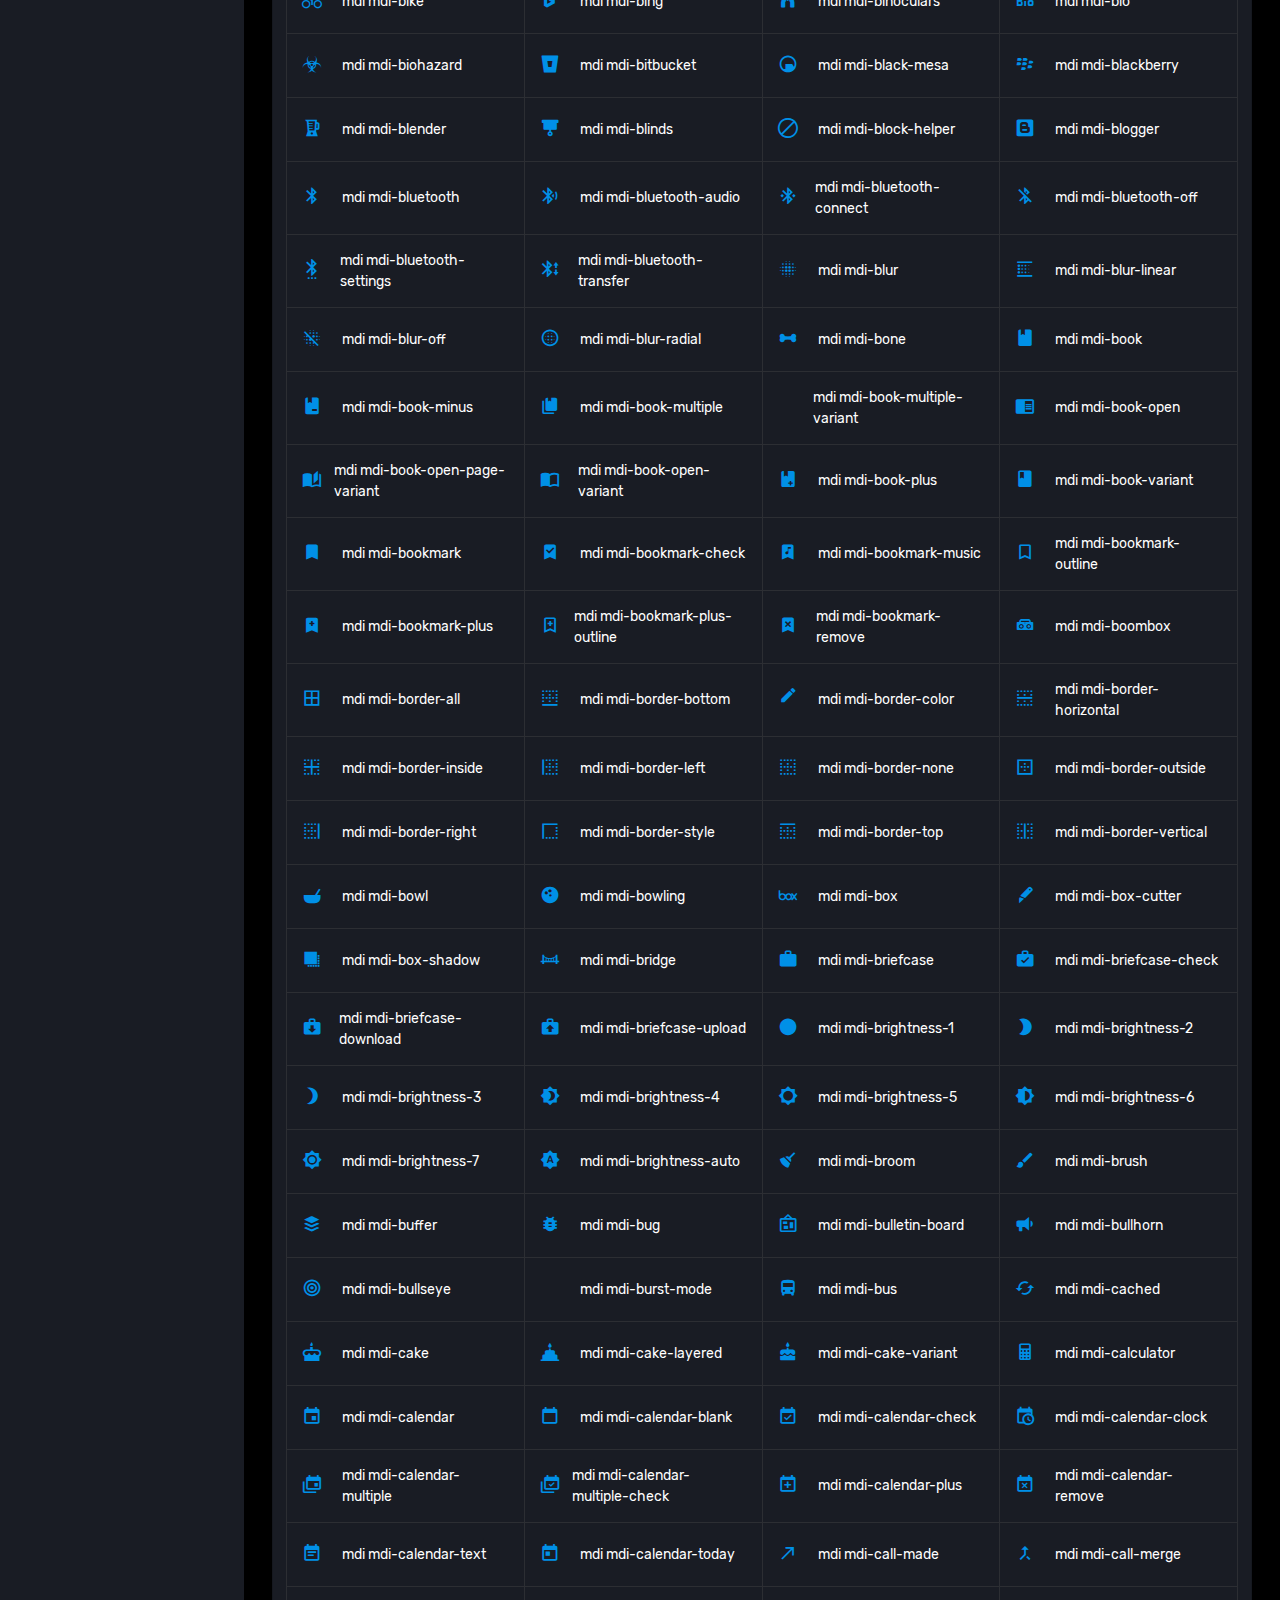
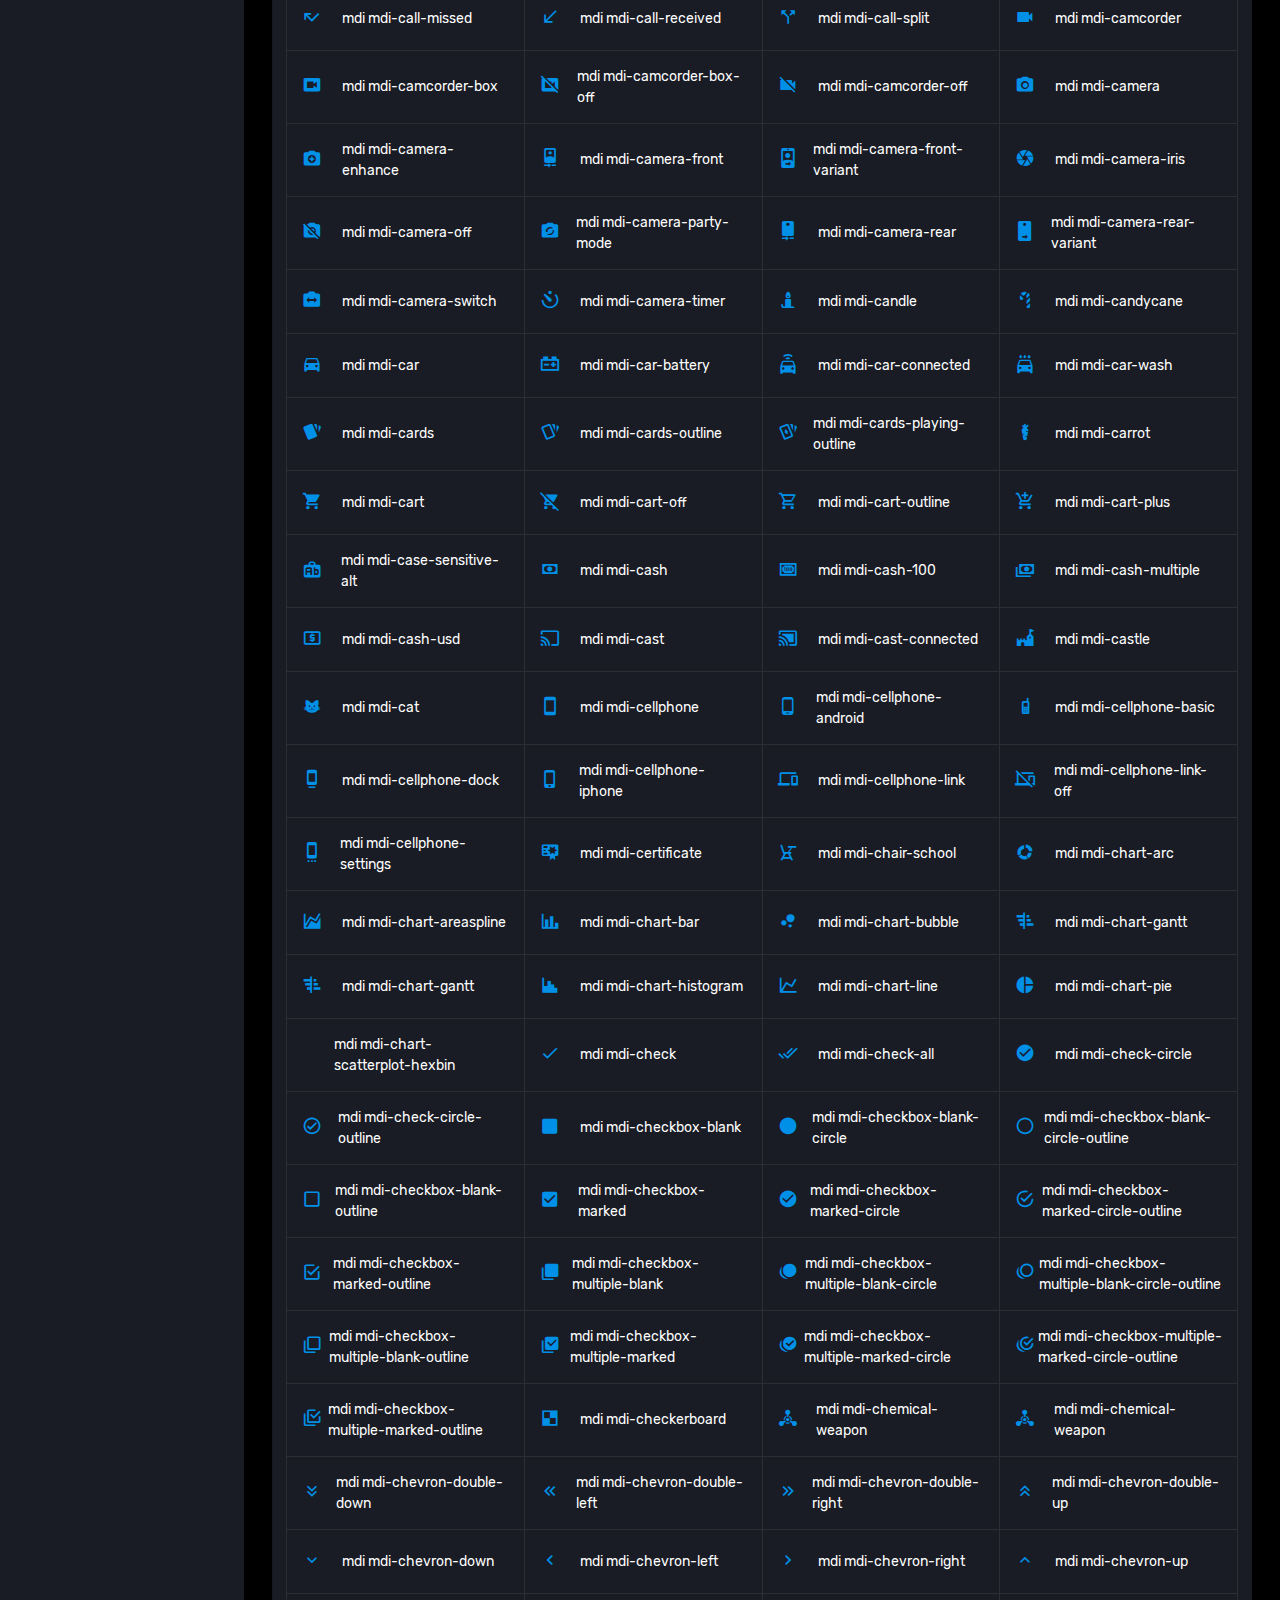
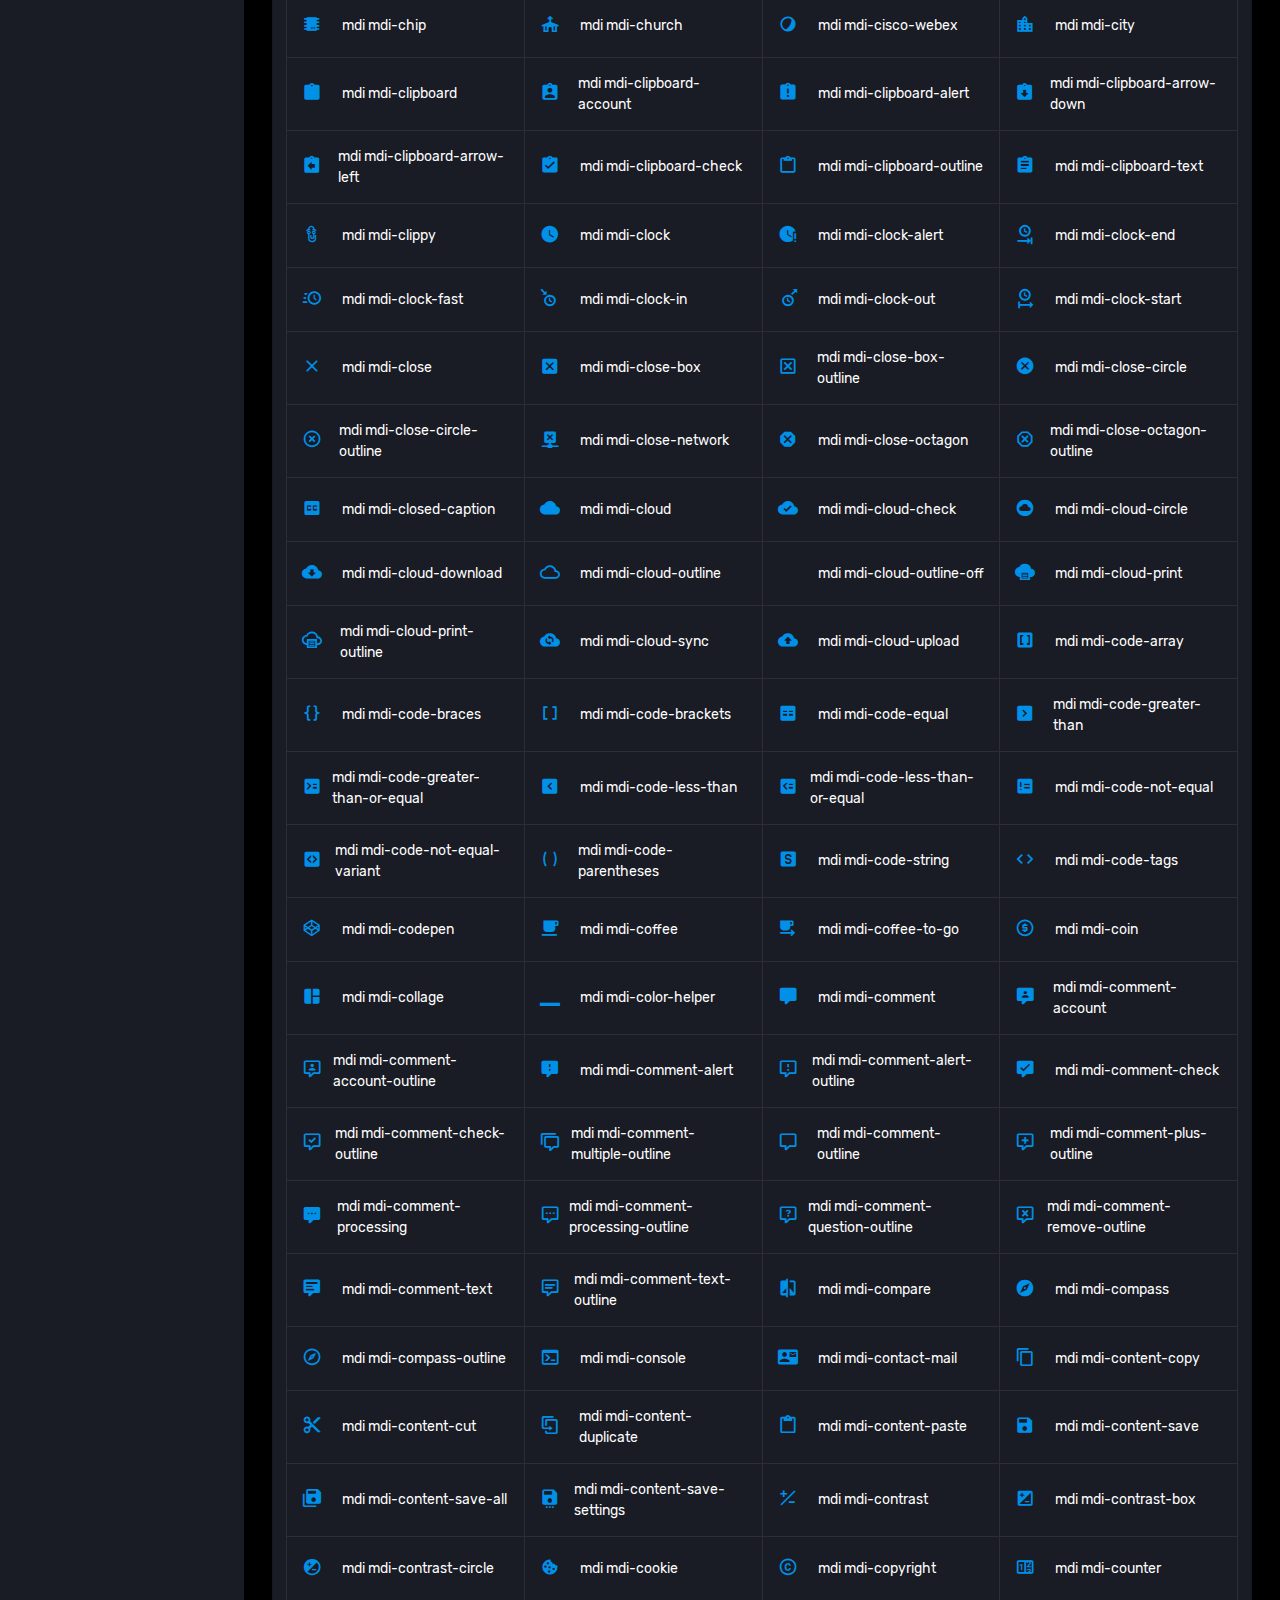
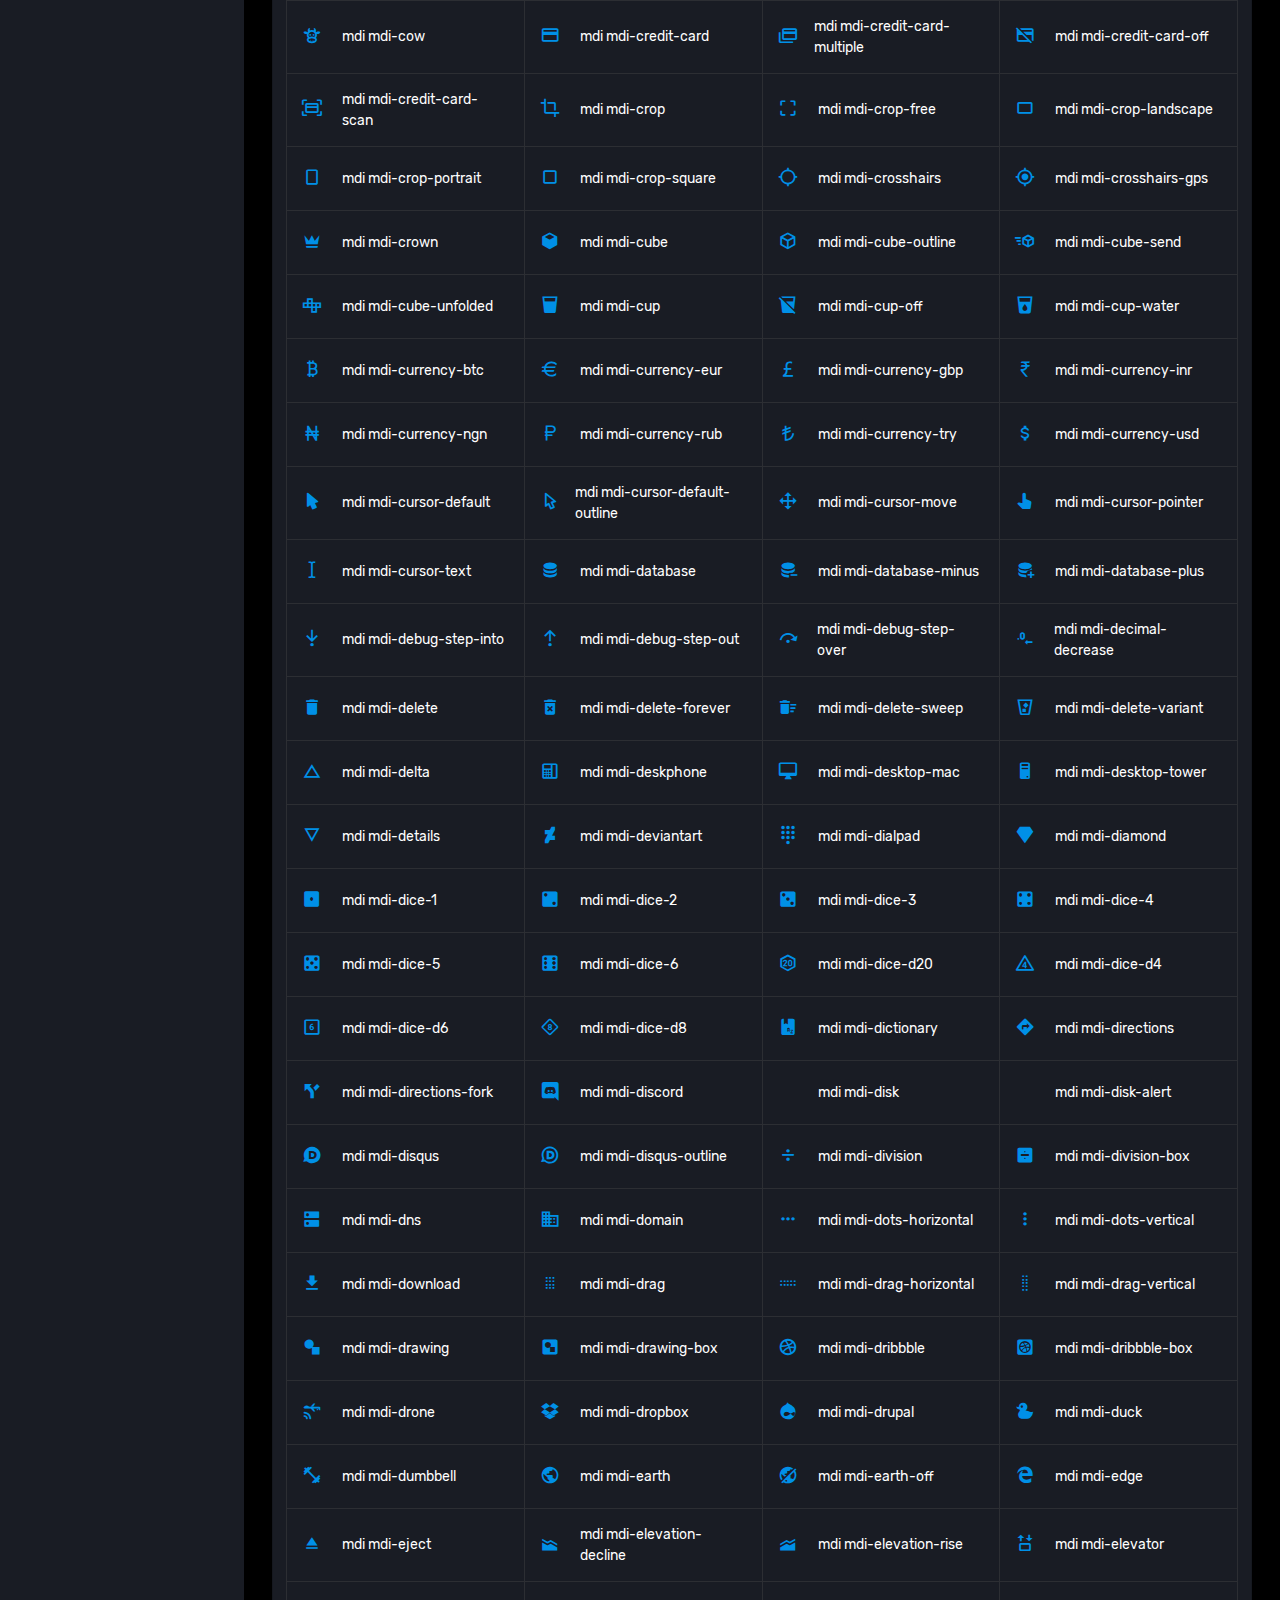
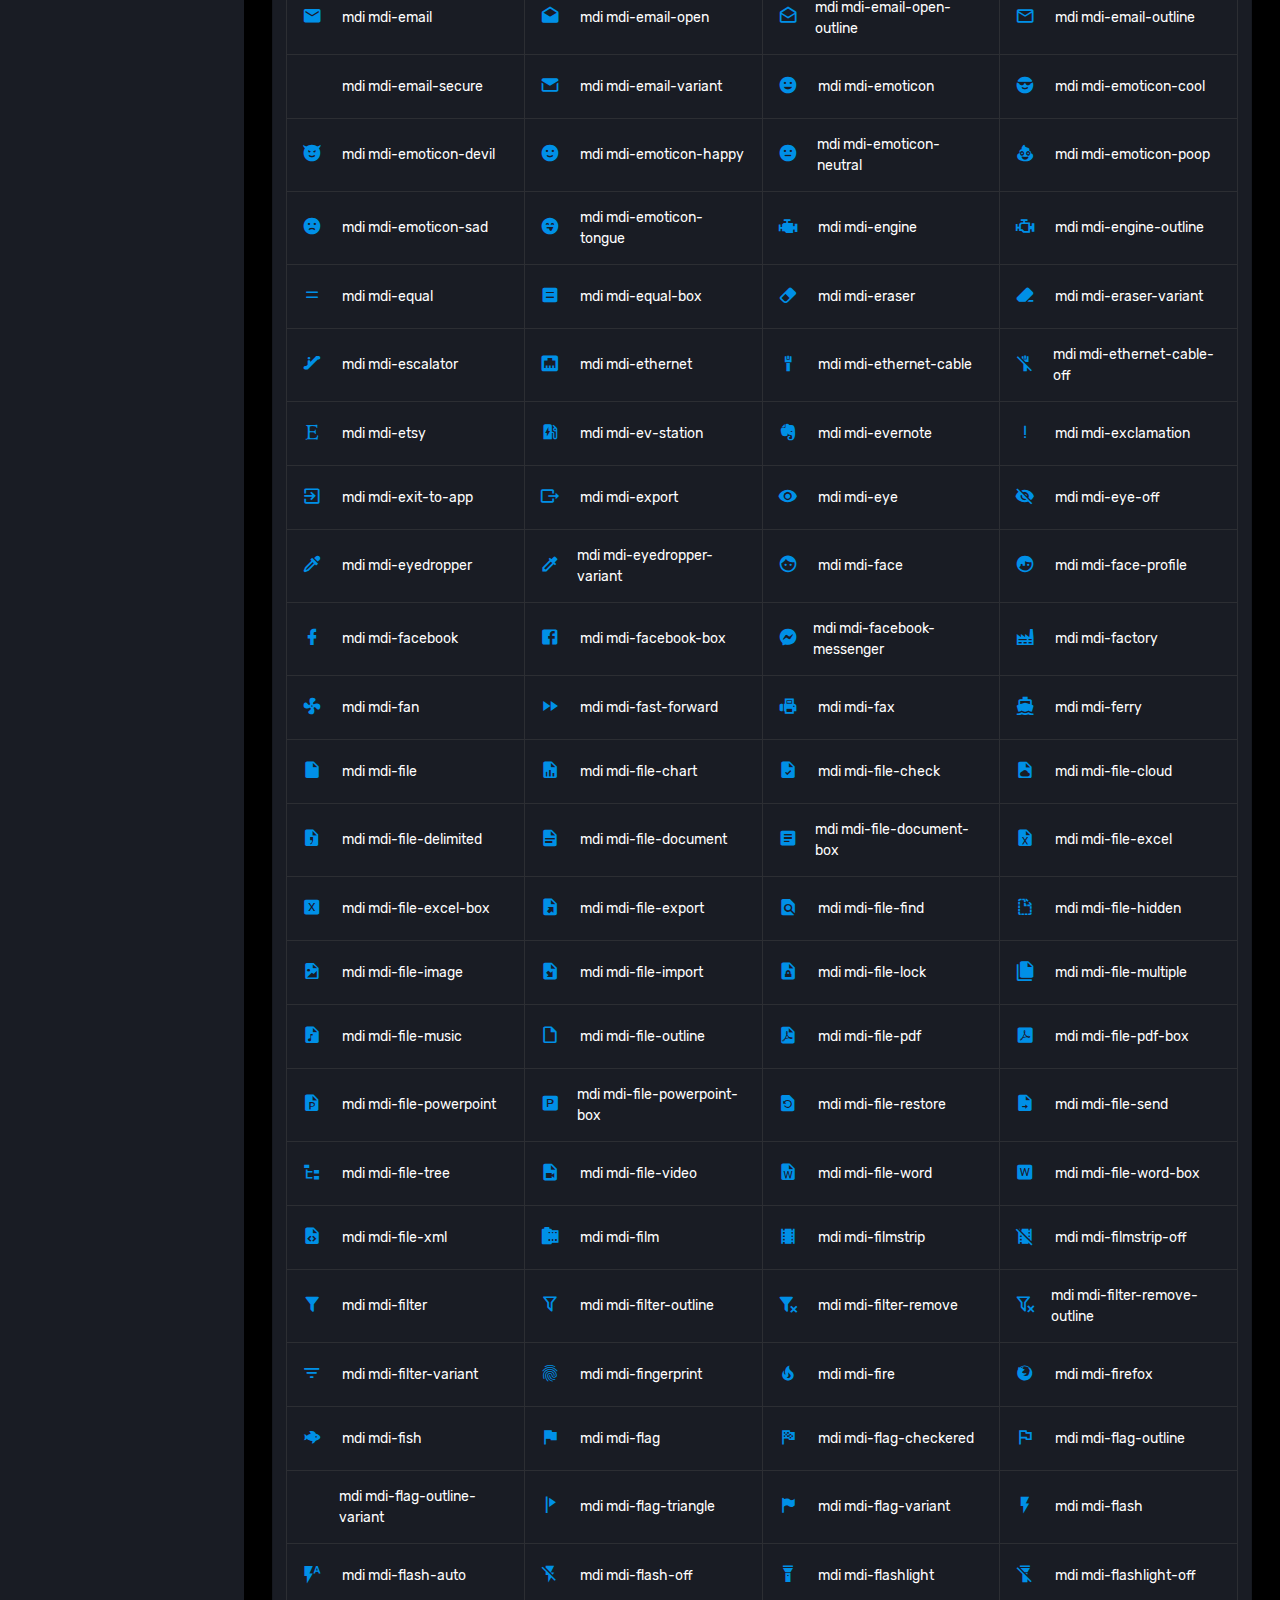
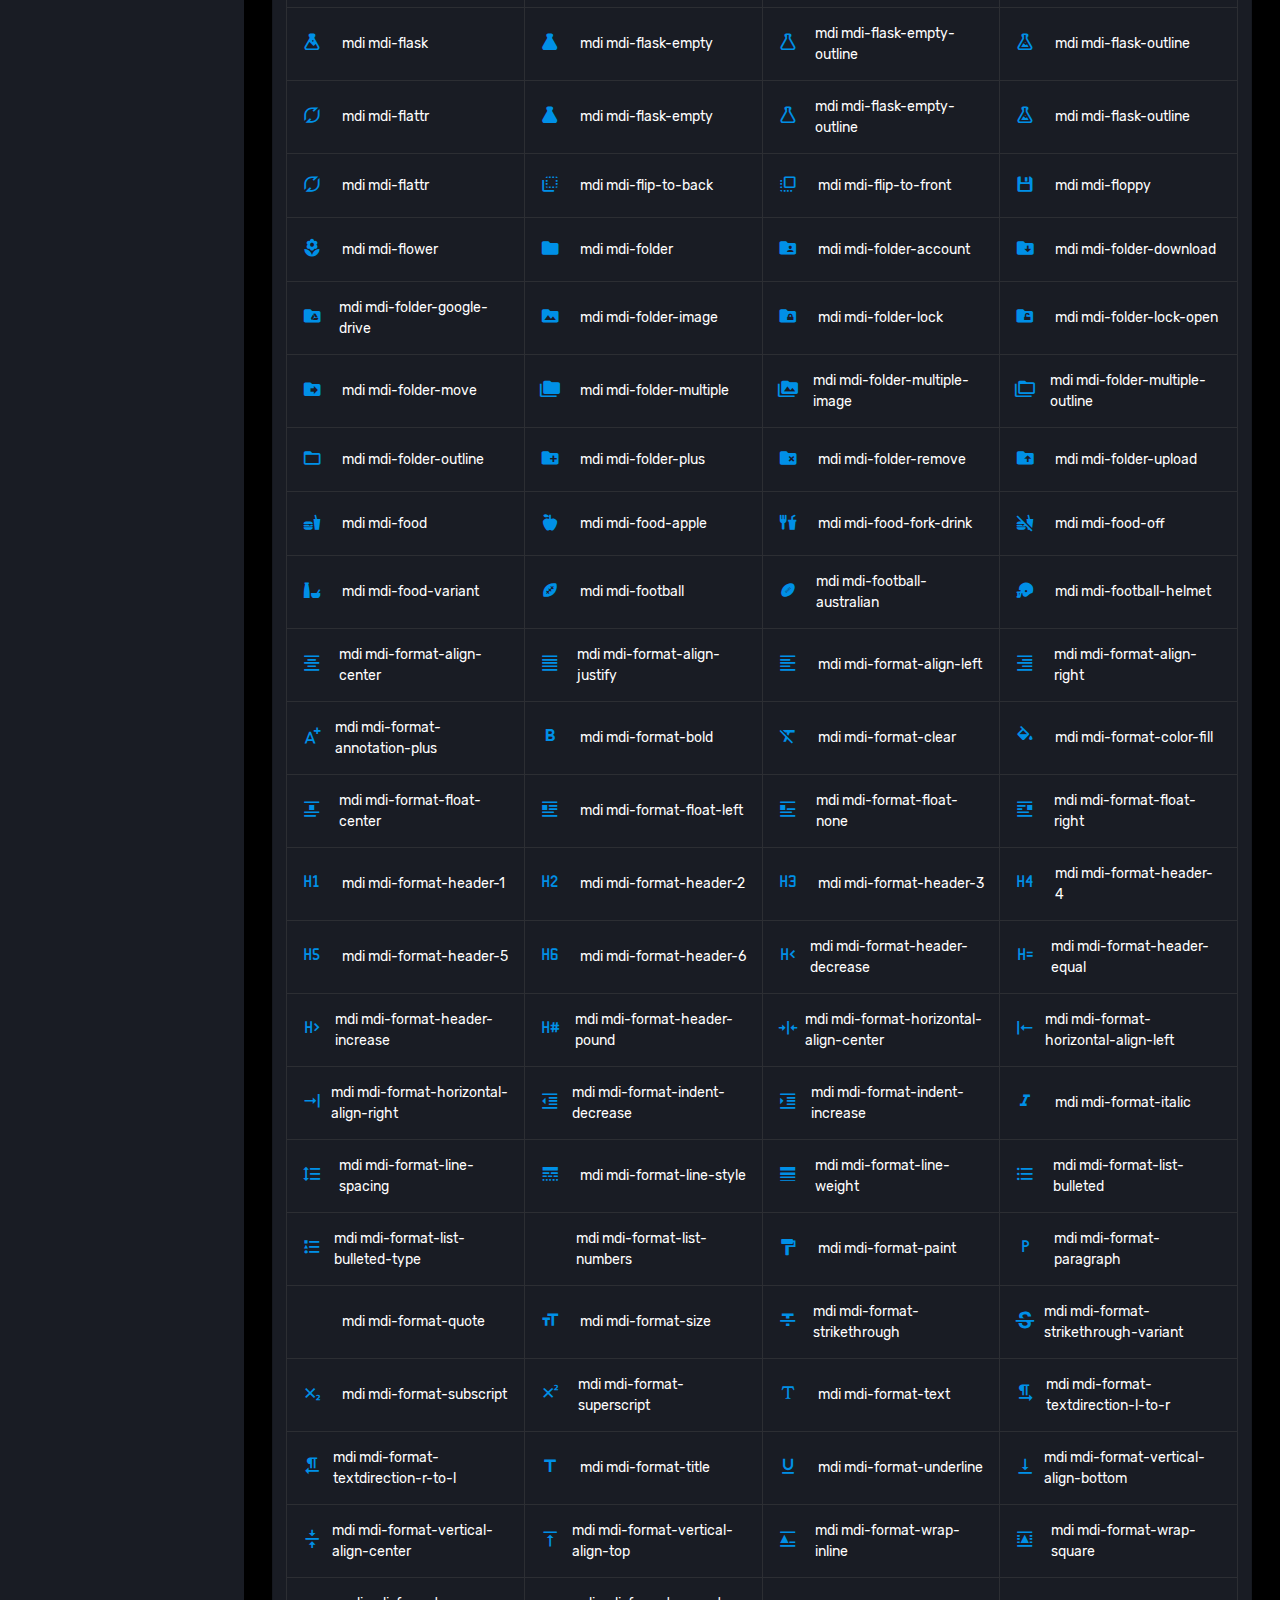
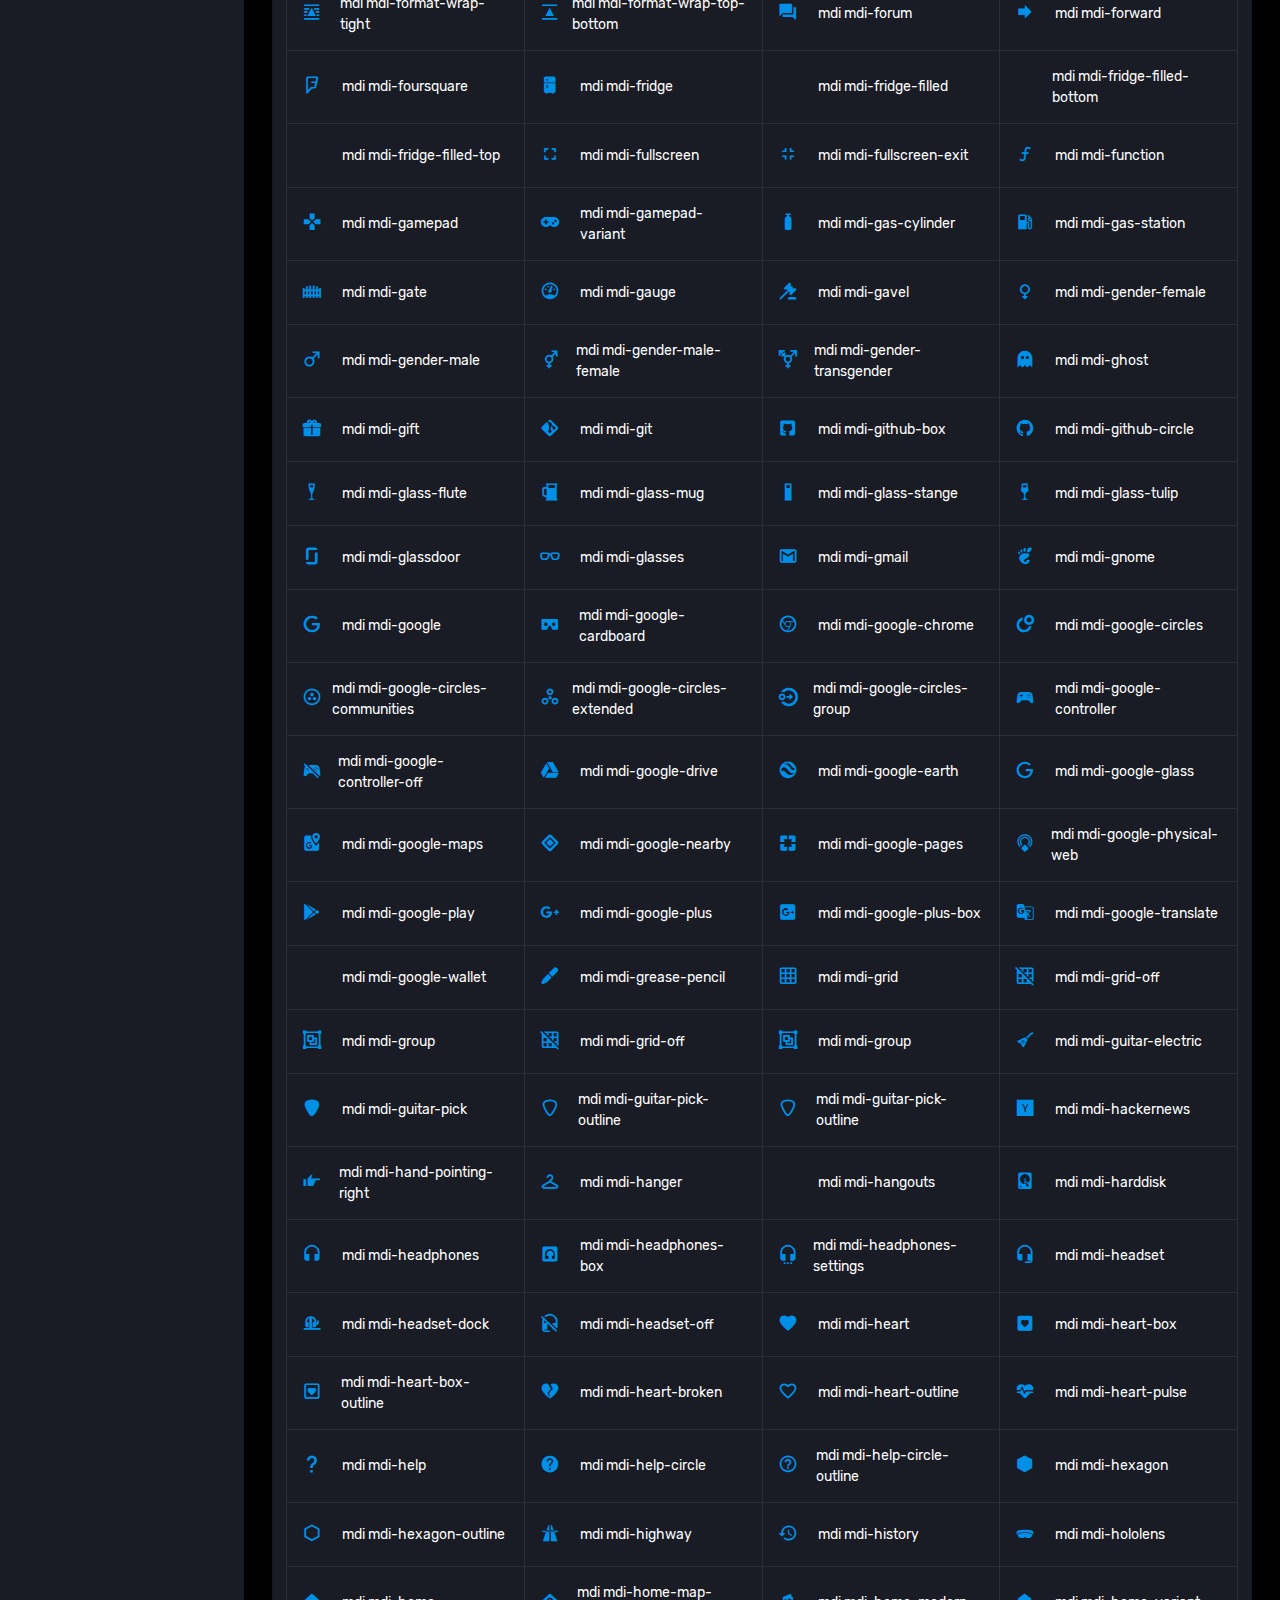
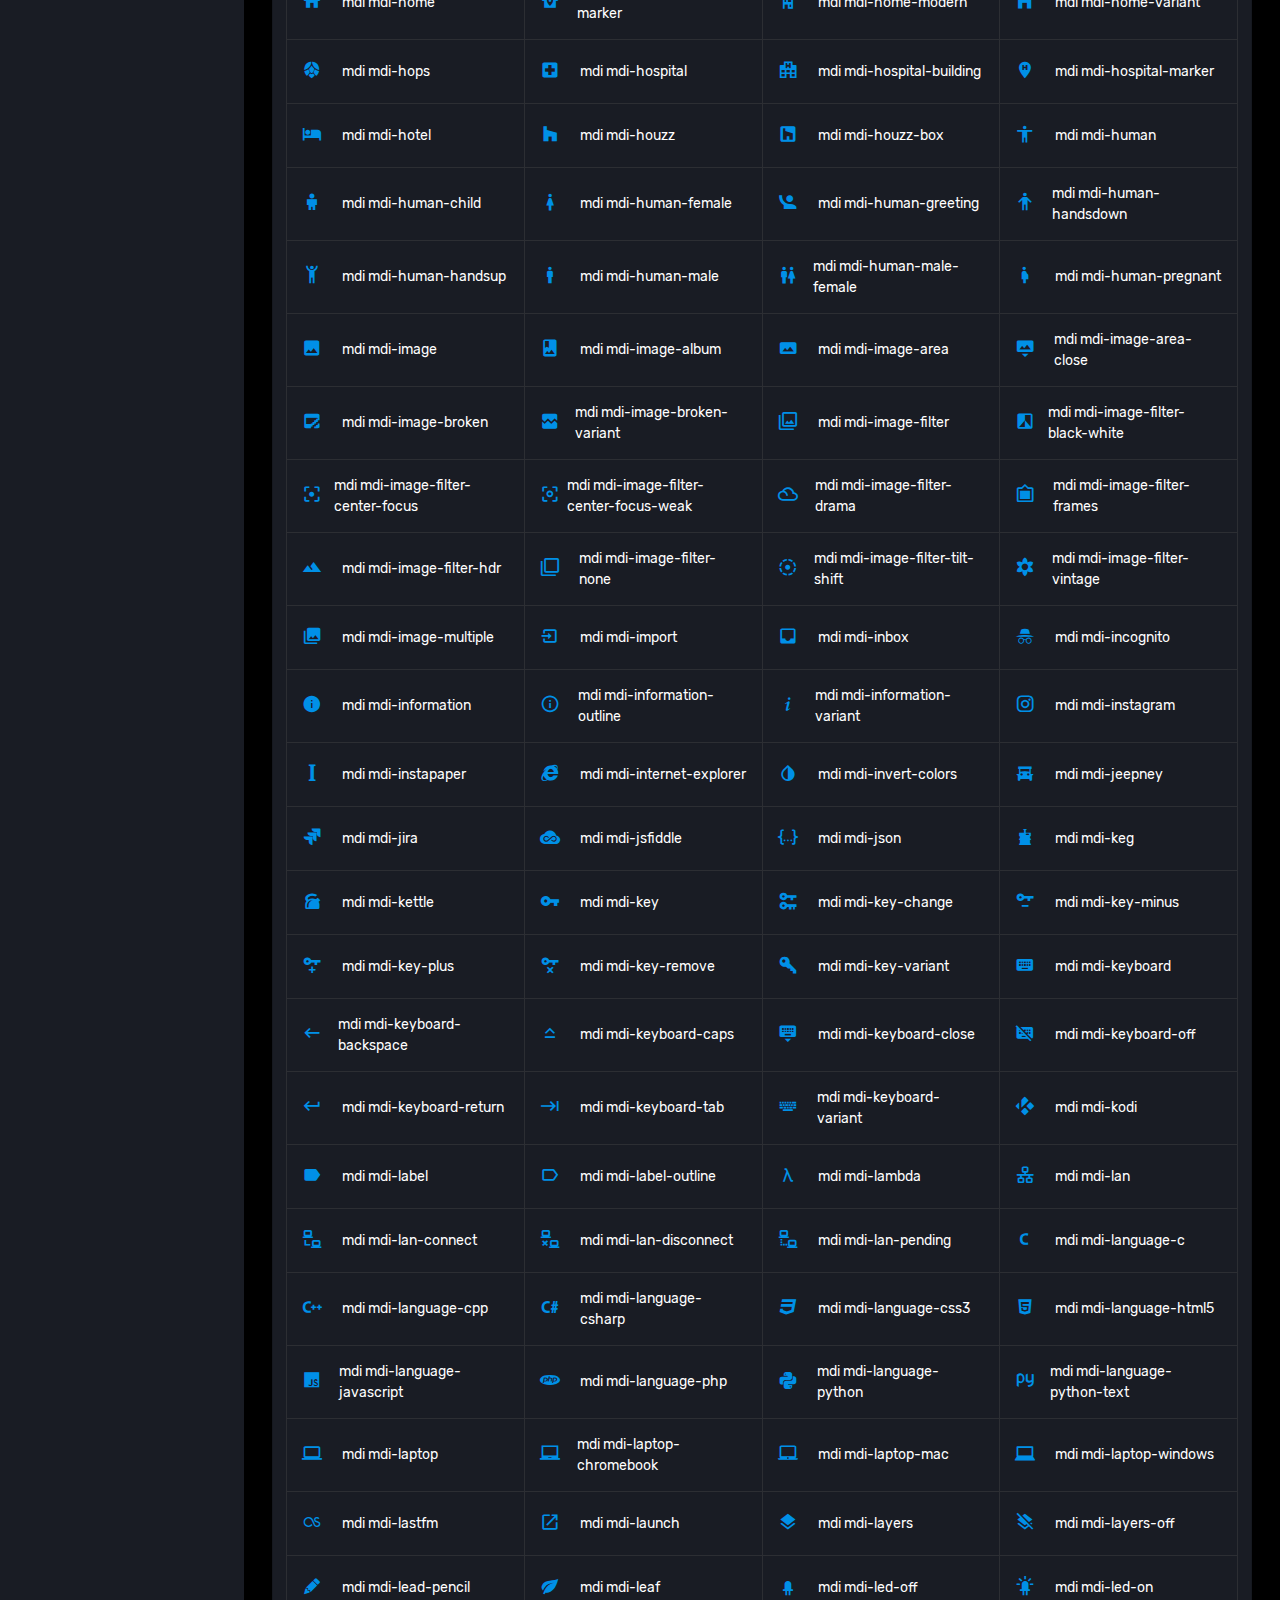
<file: template/pages/icons/mdi.html>
<!DOCTYPE html>
<html lang="en">
  <head>
    <!-- Required meta tags -->
    <meta charset="utf-8">
    <meta name="viewport" content="width=device-width, initial-scale=1, shrink-to-fit=no">
    <title>Corona Admin</title>
    <!-- plugins:css -->
    <link rel="stylesheet" href="../../assets/vendors/mdi/css/materialdesignicons.min.css">
    <link rel="stylesheet" href="../../assets/vendors/css/vendor.bundle.base.css">
    <!-- endinject -->
    <!-- Plugin css for this page -->
    <!-- End Plugin css for this page -->
    <!-- inject:css -->
    <!-- endinject -->
    <!-- Layout styles -->
    <link rel="stylesheet" href="../../assets/css/style.css">
    <!-- End layout styles -->
    <link rel="shortcut icon" href="../../assets/images/favicon.png" />
  </head>
  <body>
    <div class=" container-scroller">
      <!-- partial:../../partials/_sidebar.html -->
      <nav class="sidebar sidebar-offcanvas" id="sidebar">
        <div class="sidebar-brand-wrapper d-none d-lg-flex align-items-center justify-content-center fixed-top">
          <a class="sidebar-brand brand-logo" href="../../index.html"><img src="../../assets/images/logo.svg" alt="logo" /></a>
          <a class="sidebar-brand brand-logo-mini" href="../../index.html"><img src="../../assets/images/logo-mini.svg" alt="logo" /></a>
        </div>
        <ul class="nav">
          <li class="nav-item profile">
            <div class="profile-desc">
              <div class="profile-pic">
                <div class="count-indicator">
                  <img class="img-xs rounded-circle " src="../../assets/images/faces/face15.jpg" alt="">
                  <span class="count bg-success"></span>
                </div>
                <div class="profile-name">
                  <h5 class="mb-0 font-weight-normal">Henry Klein</h5>
                  <span>Gold Member</span>
                </div>
              </div>
              <a href="#" id="profile-dropdown" data-toggle="dropdown"><i class="mdi mdi-dots-vertical"></i></a>
              <div class="dropdown-menu dropdown-menu-right sidebar-dropdown preview-list" aria-labelledby="profile-dropdown">
                <a href="#" class="dropdown-item preview-item">
                  <div class="preview-thumbnail">
                    <div class="preview-icon bg-dark rounded-circle">
                      <i class="mdi mdi-settings text-primary"></i>
                    </div>
                  </div>
                  <div class="preview-item-content">
                    <p class="preview-subject ellipsis mb-1 text-small">Account settings</p>
                  </div>
                </a>
                <div class="dropdown-divider"></div>
                <a href="#" class="dropdown-item preview-item">
                  <div class="preview-thumbnail">
                    <div class="preview-icon bg-dark rounded-circle">
                      <i class="mdi mdi-onepassword  text-info"></i>
                    </div>
                  </div>
                  <div class="preview-item-content">
                    <p class="preview-subject ellipsis mb-1 text-small">Change Password</p>
                  </div>
                </a>
                <div class="dropdown-divider"></div>
                <a href="#" class="dropdown-item preview-item">
                  <div class="preview-thumbnail">
                    <div class="preview-icon bg-dark rounded-circle">
                      <i class="mdi mdi-calendar-today text-success"></i>
                    </div>
                  </div>
                  <div class="preview-item-content">
                    <p class="preview-subject ellipsis mb-1 text-small">To-do list</p>
                  </div>
                </a>
              </div>
            </div>
          </li>
          <li class="nav-item nav-category">
            <span class="nav-link">Navigation</span>
          </li>
          <li class="nav-item menu-items">
            <a class="nav-link" href="../../index.html">
              <span class="menu-icon">
                <i class="mdi mdi-speedometer"></i>
              </span>
              <span class="menu-title">Dashboard</span>
            </a>
          </li>
          <li class="nav-item menu-items">
            <a class="nav-link" data-toggle="collapse" href="#ui-basic" aria-expanded="false" aria-controls="ui-basic">
              <span class="menu-icon">
                <i class="mdi mdi-laptop"></i>
              </span>
              <span class="menu-title">Basic UI Elements</span>
              <i class="menu-arrow"></i>
            </a>
            <div class="collapse" id="ui-basic">
              <ul class="nav flex-column sub-menu">
                <li class="nav-item"> <a class="nav-link" href="../../pages/ui-features/buttons.html">Buttons</a></li>
                <li class="nav-item"> <a class="nav-link" href="../../pages/ui-features/dropdowns.html">Dropdowns</a></li>
                <li class="nav-item"> <a class="nav-link" href="../../pages/ui-features/typography.html">Typography</a></li>
              </ul>
            </div>
          </li>
          <li class="nav-item menu-items">
            <a class="nav-link" href="../../pages/forms/basic_elements.html">
              <span class="menu-icon">
                <i class="mdi mdi-playlist-play"></i>
              </span>
              <span class="menu-title">Form Elements</span>
            </a>
          </li>
          <li class="nav-item menu-items">
            <a class="nav-link" href="../../pages/tables/basic-table.html">
              <span class="menu-icon">
                <i class="mdi mdi-table-large"></i>
              </span>
              <span class="menu-title">Tables</span>
            </a>
          </li>
          <li class="nav-item menu-items">
            <a class="nav-link" href="../../pages/charts/chartjs.html">
              <span class="menu-icon">
                <i class="mdi mdi-chart-bar"></i>
              </span>
              <span class="menu-title">Charts</span>
            </a>
          </li>
          <li class="nav-item menu-items">
            <a class="nav-link" href="../../pages/icons/mdi.html">
              <span class="menu-icon">
                <i class="mdi mdi-contacts"></i>
              </span>
              <span class="menu-title">Icons</span>
            </a>
          </li>
          <li class="nav-item menu-items">
            <a class="nav-link" data-toggle="collapse" href="#auth" aria-expanded="false" aria-controls="auth">
              <span class="menu-icon">
                <i class="mdi mdi-security"></i>
              </span>
              <span class="menu-title">User Pages</span>
              <i class="menu-arrow"></i>
            </a>
            <div class="collapse" id="auth">
              <ul class="nav flex-column sub-menu">
                <li class="nav-item"> <a class="nav-link" href="../../pages/samples/blank-page.html"> Blank Page </a></li>
                <li class="nav-item"> <a class="nav-link" href="../../pages/samples/error-404.html"> 404 </a></li>
                <li class="nav-item"> <a class="nav-link" href="../../pages/samples/error-500.html"> 500 </a></li>
                <li class="nav-item"> <a class="nav-link" href="../../pages/samples/login.html"> Login </a></li>
                <li class="nav-item"> <a class="nav-link" href="../../pages/samples/register.html"> Register </a></li>
              </ul>
            </div>
          </li>
          <li class="nav-item menu-items">
            <a class="nav-link" href="http://www.bootstrapdash.com/demo/corona-free/jquery/documentation/documentation.html">
              <span class="menu-icon">
                <i class="mdi mdi-file-document-box"></i>
              </span>
              <span class="menu-title">Documentation</span>
            </a>
          </li>
        </ul>
      </nav>
      <!-- partial -->
      <div class="container-fluid page-body-wrapper">
        <!-- partial:../../partials/_navbar.html -->
        <nav class="navbar p-0 fixed-top d-flex flex-row">
          <div class="navbar-brand-wrapper d-flex d-lg-none align-items-center justify-content-center">
            <a class="navbar-brand brand-logo-mini" href="../../index.html"><img src="../../assets/images/logo-mini.svg" alt="logo" /></a>
          </div>
          <div class="navbar-menu-wrapper flex-grow d-flex align-items-stretch">
            <button class="navbar-toggler navbar-toggler align-self-center" type="button" data-toggle="minimize">
              <span class="mdi mdi-menu"></span>
            </button>
            <ul class="navbar-nav w-100">
              <li class="nav-item w-100">
                <form class="nav-link mt-2 mt-md-0 d-none d-lg-flex search">
                  <input type="text" class="form-control" placeholder="Search products">
                </form>
              </li>
            </ul>
            <ul class="navbar-nav navbar-nav-right">
              <li class="nav-item dropdown d-none d-lg-block">
                <a class="nav-link btn btn-success create-new-button" id="createbuttonDropdown" data-toggle="dropdown" aria-expanded="false" href="#">+ Create New Project</a>
                <div class="dropdown-menu dropdown-menu-right navbar-dropdown preview-list" aria-labelledby="createbuttonDropdown">
                  <h6 class="p-3 mb-0">Projects</h6>
                  <div class="dropdown-divider"></div>
                  <a class="dropdown-item preview-item">
                    <div class="preview-thumbnail">
                      <div class="preview-icon bg-dark rounded-circle">
                        <i class="mdi mdi-file-outline text-primary"></i>
                      </div>
                    </div>
                    <div class="preview-item-content">
                      <p class="preview-subject ellipsis mb-1">Software Development</p>
                    </div>
                  </a>
                  <div class="dropdown-divider"></div>
                  <a class="dropdown-item preview-item">
                    <div class="preview-thumbnail">
                      <div class="preview-icon bg-dark rounded-circle">
                        <i class="mdi mdi-web text-info"></i>
                      </div>
                    </div>
                    <div class="preview-item-content">
                      <p class="preview-subject ellipsis mb-1">UI Development</p>
                    </div>
                  </a>
                  <div class="dropdown-divider"></div>
                  <a class="dropdown-item preview-item">
                    <div class="preview-thumbnail">
                      <div class="preview-icon bg-dark rounded-circle">
                        <i class="mdi mdi-layers text-danger"></i>
                      </div>
                    </div>
                    <div class="preview-item-content">
                      <p class="preview-subject ellipsis mb-1">Software Testing</p>
                    </div>
                  </a>
                  <div class="dropdown-divider"></div>
                  <p class="p-3 mb-0 text-center">See all projects</p>
                </div>
              </li>
              <li class="nav-item nav-settings d-none d-lg-block">
                <a class="nav-link" href="#">
                  <i class="mdi mdi-view-grid"></i>
                </a>
              </li>
              <li class="nav-item dropdown border-left">
                <a class="nav-link count-indicator dropdown-toggle" id="messageDropdown" href="#" data-toggle="dropdown" aria-expanded="false">
                  <i class="mdi mdi-email"></i>
                  <span class="count bg-success"></span>
                </a>
                <div class="dropdown-menu dropdown-menu-right navbar-dropdown preview-list" aria-labelledby="messageDropdown">
                  <h6 class="p-3 mb-0">Messages</h6>
                  <div class="dropdown-divider"></div>
                  <a class="dropdown-item preview-item">
                    <div class="preview-thumbnail">
                      <img src="../../assets/images/faces/face4.jpg" alt="image" class="rounded-circle profile-pic">
                    </div>
                    <div class="preview-item-content">
                      <p class="preview-subject ellipsis mb-1">Mark send you a message</p>
                      <p class="text-muted mb-0"> 1 Minutes ago </p>
                    </div>
                  </a>
                  <div class="dropdown-divider"></div>
                  <a class="dropdown-item preview-item">
                    <div class="preview-thumbnail">
                      <img src="../../assets/images/faces/face2.jpg" alt="image" class="rounded-circle profile-pic">
                    </div>
                    <div class="preview-item-content">
                      <p class="preview-subject ellipsis mb-1">Cregh send you a message</p>
                      <p class="text-muted mb-0"> 15 Minutes ago </p>
                    </div>
                  </a>
                  <div class="dropdown-divider"></div>
                  <a class="dropdown-item preview-item">
                    <div class="preview-thumbnail">
                      <img src="../../assets/images/faces/face3.jpg" alt="image" class="rounded-circle profile-pic">
                    </div>
                    <div class="preview-item-content">
                      <p class="preview-subject ellipsis mb-1">Profile picture updated</p>
                      <p class="text-muted mb-0"> 18 Minutes ago </p>
                    </div>
                  </a>
                  <div class="dropdown-divider"></div>
                  <p class="p-3 mb-0 text-center">4 new messages</p>
                </div>
              </li>
              <li class="nav-item dropdown border-left">
                <a class="nav-link count-indicator dropdown-toggle" id="notificationDropdown" href="#" data-toggle="dropdown">
                  <i class="mdi mdi-bell"></i>
                  <span class="count bg-danger"></span>
                </a>
                <div class="dropdown-menu dropdown-menu-right navbar-dropdown preview-list" aria-labelledby="notificationDropdown">
                  <h6 class="p-3 mb-0">Notifications</h6>
                  <div class="dropdown-divider"></div>
                  <a class="dropdown-item preview-item">
                    <div class="preview-thumbnail">
                      <div class="preview-icon bg-dark rounded-circle">
                        <i class="mdi mdi-calendar text-success"></i>
                      </div>
                    </div>
                    <div class="preview-item-content">
                      <p class="preview-subject mb-1">Event today</p>
                      <p class="text-muted ellipsis mb-0"> Just a reminder that you have an event today </p>
                    </div>
                  </a>
                  <div class="dropdown-divider"></div>
                  <a class="dropdown-item preview-item">
                    <div class="preview-thumbnail">
                      <div class="preview-icon bg-dark rounded-circle">
                        <i class="mdi mdi-settings text-danger"></i>
                      </div>
                    </div>
                    <div class="preview-item-content">
                      <p class="preview-subject mb-1">Settings</p>
                      <p class="text-muted ellipsis mb-0"> Update dashboard </p>
                    </div>
                  </a>
                  <div class="dropdown-divider"></div>
                  <a class="dropdown-item preview-item">
                    <div class="preview-thumbnail">
                      <div class="preview-icon bg-dark rounded-circle">
                        <i class="mdi mdi-link-variant text-warning"></i>
                      </div>
                    </div>
                    <div class="preview-item-content">
                      <p class="preview-subject mb-1">Launch Admin</p>
                      <p class="text-muted ellipsis mb-0"> New admin wow! </p>
                    </div>
                  </a>
                  <div class="dropdown-divider"></div>
                  <p class="p-3 mb-0 text-center">See all notifications</p>
                </div>
              </li>
              <li class="nav-item dropdown">
                <a class="nav-link" id="profileDropdown" href="#" data-toggle="dropdown">
                  <div class="navbar-profile">
                    <img class="img-xs rounded-circle" src="../../assets/images/faces/face15.jpg" alt="">
                    <p class="mb-0 d-none d-sm-block navbar-profile-name">Henry Klein</p>
                    <i class="mdi mdi-menu-down d-none d-sm-block"></i>
                  </div>
                </a>
                <div class="dropdown-menu dropdown-menu-right navbar-dropdown preview-list" aria-labelledby="profileDropdown">
                  <h6 class="p-3 mb-0">Profile</h6>
                  <div class="dropdown-divider"></div>
                  <a class="dropdown-item preview-item">
                    <div class="preview-thumbnail">
                      <div class="preview-icon bg-dark rounded-circle">
                        <i class="mdi mdi-settings text-success"></i>
                      </div>
                    </div>
                    <div class="preview-item-content">
                      <p class="preview-subject mb-1">Settings</p>
                    </div>
                  </a>
                  <div class="dropdown-divider"></div>
                  <a class="dropdown-item preview-item">
                    <div class="preview-thumbnail">
                      <div class="preview-icon bg-dark rounded-circle">
                        <i class="mdi mdi-logout text-danger"></i>
                      </div>
                    </div>
                    <div class="preview-item-content">
                      <p class="preview-subject mb-1">Log out</p>
                    </div>
                  </a>
                  <div class="dropdown-divider"></div>
                  <p class="p-3 mb-0 text-center">Advanced settings</p>
                </div>
              </li>
            </ul>
            <button class="navbar-toggler navbar-toggler-right d-lg-none align-self-center" type="button" data-toggle="offcanvas">
              <span class="mdi mdi-format-line-spacing"></span>
            </button>
          </div>
        </nav>
        <!-- partial -->
        <div class="main-panel">
          <div class="content-wrapper">
            <div class="page-header">
              <h3 class="page-title"> Material design icons </h3>
              <nav aria-label="breadcrumb">
                <ol class="breadcrumb">
                  <li class="breadcrumb-item"><a href="#">Icons</a></li>
                  <li class="breadcrumb-item active" aria-current="page">Material design icons</li>
                </ol>
              </nav>
            </div>
            <div class="row">
              <div class="col-lg-12 grid-margin">
                <div class="card">
                  <div class="card-body">
                    <div class="row icons-list">
                      <div class="col-sm-6 col-md-4 col-lg-3">
                        <i class="mdi mdi-access-point"></i> mdi mdi-access-point
                      </div>
                      <div class="col-sm-6 col-md-4 col-lg-3">
                        <i class="mdi mdi-access-point-network"></i> mdi mdi-access-point-network
                      </div>
                      <div class="col-sm-6 col-md-4 col-lg-3">
                        <i class="mdi mdi-account"></i> mdi mdi-account
                      </div>
                      <div class="col-sm-6 col-md-4 col-lg-3">
                        <i class="mdi mdi-account-box"></i> mdi mdi-account-box
                      </div>
                      <div class="col-sm-6 col-md-4 col-lg-3">
                        <i class="mdi mdi-account-box-outline"></i> mdi mdi-account-box-outline
                      </div>
                      <div class="col-sm-6 col-md-4 col-lg-3">
                        <i class="mdi mdi-account-card-details"></i> mdi mdi-account-card-details
                      </div>
                      <div class="col-sm-6 col-md-4 col-lg-3">
                        <i class="mdi mdi-account-check"></i> mdi mdi-account-check
                      </div>
                      <div class="col-sm-6 col-md-4 col-lg-3">
                        <i class="mdi mdi-account-circle"></i> mdi mdi-account-circle
                      </div>
                      <div class="col-sm-6 col-md-4 col-lg-3">
                        <i class="mdi mdi-account-convert"></i> mdi mdi-account-convert
                      </div>
                      <div class="col-sm-6 col-md-4 col-lg-3">
                        <i class="mdi mdi-account-key"></i> mdi mdi-account-key
                      </div>
                      <div class="col-sm-6 col-md-4 col-lg-3">
                        <i class="mdi mdi-account-location"></i> mdi mdi-account-location
                      </div>
                      <div class="col-sm-6 col-md-4 col-lg-3">
                        <i class="mdi mdi-account-minus"></i> mdi mdi-account-minus
                      </div>
                      <div class="col-sm-6 col-md-4 col-lg-3">
                        <i class="mdi mdi-account-multiple"></i> mdi mdi-account-multiple
                      </div>
                      <div class="col-sm-6 col-md-4 col-lg-3">
                        <i class="mdi mdi-account-multiple-minus"></i> mdi mdi-account-multiple-minus
                      </div>
                      <div class="col-sm-6 col-md-4 col-lg-3">
                        <i class="mdi mdi-account-multiple-outline"></i> mdi mdi-account-multiple-outline
                      </div>
                      <div class="col-sm-6 col-md-4 col-lg-3">
                        <i class="mdi mdi-account-multiple-plus"></i> mdi mdi-account-multiple-plus
                      </div>
                      <div class="col-sm-6 col-md-4 col-lg-3">
                        <i class="mdi mdi-account-network"></i> mdi mdi-account-network
                      </div>
                      <div class="col-sm-6 col-md-4 col-lg-3">
                        <i class="mdi mdi-account-off"></i> mdi mdi-account-off
                      </div>
                      <div class="col-sm-6 col-md-4 col-lg-3">
                        <i class="mdi mdi-account-outline"></i> mdi mdi-account-outline
                      </div>
                      <div class="col-sm-6 col-md-4 col-lg-3">
                        <i class="mdi mdi-account-plus"></i> mdi mdi-account-plus
                      </div>
                      <div class="col-sm-6 col-md-4 col-lg-3">
                        <i class="mdi mdi-account-remove"></i> mdi mdi-account-remove
                      </div>
                      <div class="col-sm-6 col-md-4 col-lg-3">
                        <i class="mdi mdi-account-search"></i> mdi mdi-account-search
                      </div>
                      <div class="col-sm-6 col-md-4 col-lg-3">
                        <i class="mdi mdi-account-settings"></i> mdi mdi-account-settings
                      </div>
                      <div class="col-sm-6 col-md-4 col-lg-3">
                        <i class="mdi mdi-account-settings-variant"></i> mdi mdi-account-settings-variant
                      </div>
                      <div class="col-sm-6 col-md-4 col-lg-3">
                        <i class="mdi mdi-account-star"></i> mdi mdi-account-star
                      </div>
                      <div class="col-sm-6 col-md-4 col-lg-3">
                        <i class="mdi mdi-account-switch"></i> mdi mdi-account-switch
                      </div>
                      <div class="col-sm-6 col-md-4 col-lg-3">
                        <i class="mdi mdi-adjust"></i> mdi mdi-adjust
                      </div>
                      <div class="col-sm-6 col-md-4 col-lg-3">
                        <i class="mdi mdi-air-conditioner"></i> mdi mdi-air-conditioner
                      </div>
                      <div class="col-sm-6 col-md-4 col-lg-3">
                        <i class="mdi mdi-airballoon"></i> mdi mdi-airballoon
                      </div>
                      <div class="col-sm-6 col-md-4 col-lg-3">
                        <i class="mdi mdi-airplane"></i> mdi mdi-airplane
                      </div>
                      <div class="col-sm-6 col-md-4 col-lg-3">
                        <i class="mdi mdi-airplane-landing"></i> mdi mdi-airplane-landing
                      </div>
                      <div class="col-sm-6 col-md-4 col-lg-3">
                        <i class="mdi mdi-airplane-off"></i> mdi mdi-airplane-off
                      </div>
                      <div class="col-sm-6 col-md-4 col-lg-3">
                        <i class="mdi mdi-airplane-takeoff"></i> mdi mdi-airplane-takeoff
                      </div>
                      <div class="col-sm-6 col-md-4 col-lg-3">
                        <i class="mdi mdi-airplay"></i> mdi mdi-airplay
                      </div>
                      <div class="col-sm-6 col-md-4 col-lg-3">
                        <i class="mdi mdi-alarm"></i> mdi mdi-alarm
                      </div>
                      <div class="col-sm-6 col-md-4 col-lg-3">
                        <i class="mdi mdi-alarm-check"></i> mdi mdi-alarm-check
                      </div>
                      <div class="col-sm-6 col-md-4 col-lg-3">
                        <i class="mdi mdi-alarm-multiple"></i> mdi mdi-alarm-multiple
                      </div>
                      <div class="col-sm-6 col-md-4 col-lg-3">
                        <i class="mdi mdi-alarm-off"></i> mdi mdi-alarm-off
                      </div>
                      <div class="col-sm-6 col-md-4 col-lg-3">
                        <i class="mdi mdi-alarm-plus"></i> mdi mdi-alarm-plus
                      </div>
                      <div class="col-sm-6 col-md-4 col-lg-3">
                        <i class="mdi mdi-album"></i> mdi mdi-albums
                      </div>
                      <div class="col-sm-6 col-md-4 col-lg-3">
                        <i class="mdi mdi-alert"></i> mdi mdi-alert
                      </div>
                      <div class="col-sm-6 col-md-4 col-lg-3">
                        <i class="mdi mdi-alert-box"></i> mdi mdi-alert-box
                      </div>
                      <div class="col-sm-6 col-md-4 col-lg-3">
                        <i class="mdi mdi-alert-circle"></i> mdi mdi-alert-circle
                      </div>
                      <div class="col-sm-6 col-md-4 col-lg-3">
                        <i class="mdi mdi-alert-circle-outline"></i> mdi mdi-alert-circle-outline
                      </div>
                      <div class="col-sm-6 col-md-4 col-lg-3">
                        <i class="mdi mdi-alert-octagon"></i> mdi mdi-alert-octagon
                      </div>
                      <div class="col-sm-6 col-md-4 col-lg-3">
                        <i class="mdi mdi-alert-outline"></i> mdi mdi-alert-outline
                      </div>
                      <div class="col-sm-6 col-md-4 col-lg-3">
                        <i class="mdi mdi-alpha"></i> mdi mdi-alpha
                      </div>
                      <div class="col-sm-6 col-md-4 col-lg-3">
                        <i class="mdi mdi-alphabetical"></i> mdi mdi-alphabetical
                      </div>
                      <div class="col-sm-6 col-md-4 col-lg-3">
                        <i class="mdi mdi-altimeter"></i> mdi mdi-altimeter
                      </div>
                      <div class="col-sm-6 col-md-4 col-lg-3">
                        <i class="mdi mdi-amazon"></i> mdi mdi-amazon
                      </div>
                      <div class="col-sm-6 col-md-4 col-lg-3">
                        <i class="mdi mdi-amazon-clouddrive"></i> mdi mdi-amazon-clouddrive
                      </div>
                      <div class="col-sm-6 col-md-4 col-lg-3">
                        <i class="mdi mdi-ambulance"></i> mdi mdi-ambulance
                      </div>
                      <div class="col-sm-6 col-md-4 col-lg-3">
                        <i class="mdi mdi-amplifier"></i> mdi mdi-amplifier
                      </div>
                      <div class="col-sm-6 col-md-4 col-lg-3">
                        <i class="mdi mdi-anchor"></i> mdi mdi-anchor
                      </div>
                      <div class="col-sm-6 col-md-4 col-lg-3">
                        <i class="mdi mdi-android"></i> mdi mdi-android
                      </div>
                      <div class="col-sm-6 col-md-4 col-lg-3">
                        <i class="mdi mdi-android-debug-bridge"></i> mdi mdi-android-debug-bridge
                      </div>
                      <div class="col-sm-6 col-md-4 col-lg-3">
                        <i class="mdi mdi-android-studio"></i> mdi mdi-android-studio
                      </div>
                      <div class="col-sm-6 col-md-4 col-lg-3">
                        <i class="mdi mdi-animation"></i> mdi mdi-animation
                      </div>
                      <div class="col-sm-6 col-md-4 col-lg-3">
                        <i class="mdi mdi-apple"></i> mdi mdi-apple
                      </div>
                      <div class="col-sm-6 col-md-4 col-lg-3">
                        <i class="mdi mdi-apple-finder"></i> mdi mdi-apple-finder
                      </div>
                      <div class="col-sm-6 col-md-4 col-lg-3">
                        <i class="mdi mdi-apple-ios"></i> mdi mdi-apple-ios
                      </div>
                      <div class="col-sm-6 col-md-4 col-lg-3">
                        <i class="mdi mdi-apple-keyboard-caps"></i> mdi mdi-apple-keyboard-caps
                      </div>
                      <div class="col-sm-6 col-md-4 col-lg-3">
                        <i class="mdi mdi-apple-keyboard-command"></i> mdi mdi-apple-keyboard-command
                      </div>
                      <div class="col-sm-6 col-md-4 col-lg-3">
                        <i class="mdi mdi-apple-keyboard-control"></i> mdi mdi-apple-keyboard-control
                      </div>
                      <div class="col-sm-6 col-md-4 col-lg-3">
                        <i class="mdi mdi-apple-keyboard-option"></i> mdi mdi-apple-keyboard-option
                      </div>
                      <div class="col-sm-6 col-md-4 col-lg-3">
                        <i class="mdi mdi-apple-keyboard-shift"></i> mdi mdi-apple-keyboard-shift
                      </div>
                      <div class="col-sm-6 col-md-4 col-lg-3">
                        <i class="mdi mdi-apple-mobileme "></i> mdi mdi-apple-mobileme
                      </div>
                      <div class="col-sm-6 col-md-4 col-lg-3">
                        <i class="mdi mdi-apple-safari"></i> mdi mdi-apple-safari
                      </div>
                      <div class="col-sm-6 col-md-4 col-lg-3">
                        <i class="mdi mdi-application"></i> mdi mdi-application
                      </div>
                      <div class="col-sm-6 col-md-4 col-lg-3">
                        <i class="mdi mdi-appnet"></i> mdi mdi-appnet
                      </div>
                      <div class="col-sm-6 col-md-4 col-lg-3">
                        <i class="mdi mdi-apps"></i> mdi mdi-apps
                      </div>
                      <div class="col-sm-6 col-md-4 col-lg-3">
                        <i class="mdi mdi-archive"></i> mdi mdi-archive
                      </div>
                      <div class="col-sm-6 col-md-4 col-lg-3">
                        <i class="mdi mdi-arrange-bring-forward"></i> mdi mdi-arrange-bring-forward
                      </div>
                      <div class="col-sm-6 col-md-4 col-lg-3">
                        <i class="mdi mdi-arrange-bring-to-front"></i> mdi mdi-arrange-bring-to-front
                      </div>
                      <div class="col-sm-6 col-md-4 col-lg-3">
                        <i class="mdi mdi-arrange-send-backward"></i> mdi mdi-arrange-send-backward
                      </div>
                      <div class="col-sm-6 col-md-4 col-lg-3">
                        <i class="mdi mdi-arrange-send-to-back"></i> mdi mdi-arrange-send-to-back
                      </div>
                      <div class="col-sm-6 col-md-4 col-lg-3">
                        <i class="mdi mdi-arrow-all"></i> mdi mdi-arrow-all
                      </div>
                      <div class="col-sm-6 col-md-4 col-lg-3">
                        <i class="mdi mdi-arrow-bottom-left"></i> mdi mdi-arrow-bottom-left
                      </div>
                      <div class="col-sm-6 col-md-4 col-lg-3">
                        <i class="mdi mdi-arrow-bottom-right"></i> mdi mdi-arrow-bottom-right
                      </div>
                      <div class="col-sm-6 col-md-4 col-lg-3">
                        <i class="mdi mdi-arrow-compress"></i> mdi mdi-arrow-compress
                      </div>
                      <div class="col-sm-6 col-md-4 col-lg-3">
                        <i class="mdi mdi-arrow-compress-all"></i> mdi mdi-arrow-compress-all
                      </div>
                      <div class="col-sm-6 col-md-4 col-lg-3">
                        <i class="mdi mdi-arrow-down"></i> mdi mdi-arrow-down
                      </div>
                      <div class="col-sm-6 col-md-4 col-lg-3">
                        <i class="mdi mdi-arrow-down"></i> mdi mdi-arrow-down
                      </div>
                      <div class="col-sm-6 col-md-4 col-lg-3">
                        <i class="mdi mdi-arrow-down-bold-circle"></i> mdi mdi-arrow-down-bold-circle
                      </div>
                      <div class="col-sm-6 col-md-4 col-lg-3">
                        <i class="mdi mdi-arrow-down-bold-circle-outline"></i> mdi mdi-arrow-down-bold-circle-outline
                      </div>
                      <div class="col-sm-6 col-md-4 col-lg-3">
                        <i class="mdi mdi-arrow-down-bold-hexagon-outline"></i> mdi mdi-arrow-down-bold-hexagon-outline
                      </div>
                      <div class="col-sm-6 col-md-4 col-lg-3">
                        <i class="mdi mdi-arrow-down-drop-circle"></i> mdi mdi-arrow-down-drop-circle
                      </div>
                      <div class="col-sm-6 col-md-4 col-lg-3">
                        <i class="mdi mdi-arrow-down-drop-circle-outline"></i> mdi mdi-arrow-down-drop-circle-outline
                      </div>
                      <div class="col-sm-6 col-md-4 col-lg-3">
                        <i class="mdi mdi-arrow-expand"></i> mdi mdi-arrow-expand
                      </div>
                      <div class="col-sm-6 col-md-4 col-lg-3">
                        <i class="mdi mdi-arrow-expand-all"></i> mdi mdi-arrow-expand-all
                      </div>
                      <div class="col-sm-6 col-md-4 col-lg-3">
                        <i class="mdi mdi-arrow-left"></i> mdi mdi-arrow-left
                      </div>
                      <div class="col-sm-6 col-md-4 col-lg-3">
                        <i class="mdi mdi-arrow-left-bold"></i> mdi mdi-arrow-left-bold
                      </div>
                      <div class="col-sm-6 col-md-4 col-lg-3">
                        <i class="mdi mdi-arrow-left-bold-circle"></i> mdi mdi-arrow-left-bold-circle
                      </div>
                      <div class="col-sm-6 col-md-4 col-lg-3">
                        <i class="mdi mdi-arrow-left-bold-circle-outline"></i> mdi mdi-arrow-left-bold-circle-outline
                      </div>
                      <div class="col-sm-6 col-md-4 col-lg-3">
                        <i class="mdi mdi-arrow-left-bold-hexagon-outline"></i> mdi mdi-arrow-left-bold-hexagon-outline
                      </div>
                      <div class="col-sm-6 col-md-4 col-lg-3">
                        <i class="mdi mdi-arrow-left-drop-circle"></i> mdi mdi-arrow-left-drop-circle
                      </div>
                      <div class="col-sm-6 col-md-4 col-lg-3">
                        <i class="mdi mdi-arrow-left-drop-circle-outline"></i> mdi mdi-arrow-left-drop-circle-outline
                      </div>
                      <div class="col-sm-6 col-md-4 col-lg-3">
                        <i class="mdi mdi-arrow-right"></i> mdi mdi-arrow-right
                      </div>
                      <div class="col-sm-6 col-md-4 col-lg-3">
                        <i class="mdi mdi-arrow-right-bold"></i> mdi mdi-arrow-right-bold
                      </div>
                      <div class="col-sm-6 col-md-4 col-lg-3">
                        <i class="mdi mdi-arrow-right-bold-circle"></i> mdi mdi-arrow-right-bold-circle
                      </div>
                      <div class="col-sm-6 col-md-4 col-lg-3">
                        <i class="mdi mdi-arrow-right-bold-circle-outline"></i> mdi mdi-arrow-right-bold-circle-outline
                      </div>
                      <div class="col-sm-6 col-md-4 col-lg-3">
                        <i class="mdi mdi-arrow-right-bold-hexagon-outline"></i> mdi mdi-arrow-right-bold-hexagon-outline
                      </div>
                      <div class="col-sm-6 col-md-4 col-lg-3">
                        <i class="mdi mdi-arrow-right-drop-circle"></i> mdi mdi-arrow-right-drop-circle
                      </div>
                      <div class="col-sm-6 col-md-4 col-lg-3">
                        <i class="mdi mdi-arrow-right-drop-circle-outline"></i> mdi mdi-arrow-right-drop-circle-outline
                      </div>
                      <div class="col-sm-6 col-md-4 col-lg-3">
                        <i class="mdi mdi-arrow-top-left"></i> mdi mdi-arrow-top-left
                      </div>
                      <div class="col-sm-6 col-md-4 col-lg-3">
                        <i class="mdi mdi-arrow-top-right"></i> mdi mdi-arrow-top-right
                      </div>
                      <div class="col-sm-6 col-md-4 col-lg-3">
                        <i class="mdi mdi-arrow-up"></i> mdi mdi-arrow-up
                      </div>
                      <div class="col-sm-6 col-md-4 col-lg-3">
                        <i class="mdi mdi-arrow-up-bold"></i> mdi mdi-arrow-up-bold
                      </div>
                      <div class="col-sm-6 col-md-4 col-lg-3">
                        <i class="mdi mdi-arrow-up-bold-circle"></i> mdi mdi-arrow-up-bold-circle
                      </div>
                      <div class="col-sm-6 col-md-4 col-lg-3">
                        <i class="mdi mdi-arrow-up-bold-circle-outline"></i> mdi mdi-arrow-up-bold-circle-outline
                      </div>
                      <div class="col-sm-6 col-md-4 col-lg-3">
                        <i class="mdi mdi-arrow-up-bold-hexagon-outline"></i> mdi mdi-arrow-up-bold-hexagon-outline
                      </div>
                      <div class="col-sm-6 col-md-4 col-lg-3">
                        <i class="mdi mdi-arrow-up-drop-circle"></i> mdi mdi-arrow-up-drop-circle
                      </div>
                      <div class="col-sm-6 col-md-4 col-lg-3">
                        <i class="mdi mdi-arrow-up-drop-circle-outline"></i> mdi mdi-arrow-up-drop-circle-outline
                      </div>
                      <div class="col-sm-6 col-md-4 col-lg-3">
                        <i class="mdi mdi-assistant"></i> mdi mdi-assistant
                      </div>
                      <div class="col-sm-6 col-md-4 col-lg-3">
                        <i class="mdi mdi-at"></i> mdi mdi-at
                      </div>
                      <div class="col-sm-6 col-md-4 col-lg-3">
                        <i class="mdi mdi-attachment"></i> mdi mdi-attachment
                      </div>
                      <div class="col-sm-6 col-md-4 col-lg-3">
                        <i class="mdi mdi-audiobook"></i> mdi mdi-audiobook
                      </div>
                      <div class="col-sm-6 col-md-4 col-lg-3">
                        <i class="mdi mdi-auto-fix"></i> mdi mdi-auto-fix
                      </div>
                      <div class="col-sm-6 col-md-4 col-lg-3">
                        <i class="mdi mdi-auto-upload"></i> mdi mdi-auto-upload
                      </div>
                      <div class="col-sm-6 col-md-4 col-lg-3">
                        <i class="mdi mdi-autorenew"></i> mdi mdi-autorenew
                      </div>
                      <div class="col-sm-6 col-md-4 col-lg-3">
                        <i class="mdi mdi-av-timer"></i> mdi mdi-av-timer
                      </div>
                      <div class="col-sm-6 col-md-4 col-lg-3">
                        <i class="mdi mdi-baby"></i> mdi mdi-baby
                      </div>
                      <div class="col-sm-6 col-md-4 col-lg-3">
                        <i class="mdi mdi-backburger"></i> mdi mdi-backburger
                      </div>
                      <div class="col-sm-6 col-md-4 col-lg-3">
                        <i class="mdi mdi-backspace"></i> mdi mdi-backspace
                      </div>
                      <div class="col-sm-6 col-md-4 col-lg-3">
                        <i class="mdi mdi-backup-restore"></i> mdi mdi-backup-restore
                      </div>
                      <div class="col-sm-6 col-md-4 col-lg-3">
                        <i class="mdi mdi-bank"></i> mdi mdi-bank
                      </div>
                      <div class="col-sm-6 col-md-4 col-lg-3">
                        <i class="mdi mdi-barcode"></i> mdi mdi-barcode
                      </div>
                      <div class="col-sm-6 col-md-4 col-lg-3">
                        <i class="mdi mdi-barcode-scan"></i> mdi mdi-barcode-scan
                      </div>
                      <div class="col-sm-6 col-md-4 col-lg-3">
                        <i class="mdi mdi-barley"></i> mdi mdi-barley
                      </div>
                      <div class="col-sm-6 col-md-4 col-lg-3">
                        <i class="mdi mdi-barrel"></i> mdi mdi-barrel
                      </div>
                      <div class="col-sm-6 col-md-4 col-lg-3">
                        <i class="mdi mdi-basecamp"></i> mdi mdi-basecamp
                      </div>
                      <div class="col-sm-6 col-md-4 col-lg-3">
                        <i class="mdi mdi-basket"></i> mdi mdi-basket
                      </div>
                      <div class="col-sm-6 col-md-4 col-lg-3">
                        <i class="mdi mdi-basket-fill"></i> mdi mdi-basket-fill
                      </div>
                      <div class="col-sm-6 col-md-4 col-lg-3">
                        <i class="mdi mdi-basket-unfill"></i> mdi mdi-basket-unfill
                      </div>
                      <div class="col-sm-6 col-md-4 col-lg-3">
                        <i class="mdi mdi-battery"></i> mdi mdi-battery
                      </div>
                      <div class="col-sm-6 col-md-4 col-lg-3">
                        <i class="mdi mdi-battery-10"></i> mdi mdi-battery-10
                      </div>
                      <div class="col-sm-6 col-md-4 col-lg-3">
                        <i class="mdi mdi-battery-20"></i> mdi mdi-battery-20
                      </div>
                      <div class="col-sm-6 col-md-4 col-lg-3">
                        <i class="mdi mdi-battery-30"></i> mdi mdi-battery-30
                      </div>
                      <div class="col-sm-6 col-md-4 col-lg-3">
                        <i class="mdi mdi-battery-40"></i> mdi mdi-battery-40
                      </div>
                      <div class="col-sm-6 col-md-4 col-lg-3">
                        <i class="mdi mdi-battery-50"></i> mdi mdi-battery-50
                      </div>
                      <div class="col-sm-6 col-md-4 col-lg-3">
                        <i class="mdi mdi-battery-60"></i> mdi mdi-battery-60
                      </div>
                      <div class="col-sm-6 col-md-4 col-lg-3">
                        <i class="mdi mdi-battery-70"></i> mdi mdi-battery-70
                      </div>
                      <div class="col-sm-6 col-md-4 col-lg-3">
                        <i class="mdi mdi-battery-80"></i> mdi mdi-battery-80
                      </div>
                      <div class="col-sm-6 col-md-4 col-lg-3">
                        <i class="mdi mdi-battery-90"></i> mdi mdi-battery-90
                      </div>
                      <div class="col-sm-6 col-md-4 col-lg-3">
                        <i class="mdi mdi-battery-alert"></i> mdi mdi-battery-alert
                      </div>
                      <div class="col-sm-6 col-md-4 col-lg-3">
                        <i class="mdi mdi-battery-charging"></i> mdi mdi-battery-charging
                      </div>
                      <div class="col-sm-6 col-md-4 col-lg-3">
                        <i class="mdi mdi-battery-charging-100"></i> mdi mdi-battery-charging-100
                      </div>
                      <div class="col-sm-6 col-md-4 col-lg-3">
                        <i class="mdi mdi-battery-charging-20"></i> mdi mdi-battery-charging-20
                      </div>
                      <div class="col-sm-6 col-md-4 col-lg-3">
                        <i class="mdi mdi-battery-charging-30"></i> mdi mdi-battery-charging-30
                      </div>
                      <div class="col-sm-6 col-md-4 col-lg-3">
                        <i class="mdi mdi-battery-charging-40"></i> mdi mdi-battery-charging-40
                      </div>
                      <div class="col-sm-6 col-md-4 col-lg-3">
                        <i class="mdi mdi-battery-charging-60"></i> mdi mdi-battery-charging-60
                      </div>
                      <div class="col-sm-6 col-md-4 col-lg-3">
                        <i class="mdi mdi-battery-charging-80"></i> mdi mdi-battery-charging-80
                      </div>
                      <div class="col-sm-6 col-md-4 col-lg-3">
                        <i class="mdi mdi-battery-charging-90"></i> mdi mdi-battery-charging-90
                      </div>
                      <div class="col-sm-6 col-md-4 col-lg-3">
                        <i class="mdi mdi-battery-minus"></i> mdi mdi-battery-minus
                      </div>
                      <div class="col-sm-6 col-md-4 col-lg-3">
                        <i class="mdi mdi-battery-negative"></i> mdi mdi-battery-negative
                      </div>
                      <div class="col-sm-6 col-md-4 col-lg-3">
                        <i class="mdi mdi-battery-outline"></i> mdi mdi-battery-outline
                      </div>
                      <div class="col-sm-6 col-md-4 col-lg-3">
                        <i class="mdi mdi-battery-plus"></i> mdi mdi-battery-plus
                      </div>
                      <div class="col-sm-6 col-md-4 col-lg-3">
                        <i class="mdi mdi-battery-positive"></i> mdi mdi-battery-positive
                      </div>
                      <div class="col-sm-6 col-md-4 col-lg-3">
                        <i class="mdi mdi-battery-unknown"></i> mdi mdi-battery-unknown
                      </div>
                      <div class="col-sm-6 col-md-4 col-lg-3">
                        <i class="mdi mdi-beach"></i> mdi mdi-beach
                      </div>
                      <div class="col-sm-6 col-md-4 col-lg-3">
                        <i class="mdi mdi-beats"></i> mdi mdi-beats
                      </div>
                      <div class="col-sm-6 col-md-4 col-lg-3">
                        <i class="mdi mdi-beer"></i> mdi mdi-beer
                      </div>
                      <div class="col-sm-6 col-md-4 col-lg-3">
                        <i class="mdi mdi-behance"></i> mdi mdi-behance
                      </div>
                      <div class="col-sm-6 col-md-4 col-lg-3">
                        <i class="mdi mdi-bell"></i> mdi mdi-bell
                      </div>
                      <div class="col-sm-6 col-md-4 col-lg-3">
                        <i class="mdi mdi-bell-off"></i> mdi mdi-bell-off
                      </div>
                      <div class="col-sm-6 col-md-4 col-lg-3">
                        <i class="mdi mdi-bell-outline"></i> mdi mdi-bell-outline
                      </div>
                      <div class="col-sm-6 col-md-4 col-lg-3">
                        <i class="mdi mdi-bell-plus"></i> mdi mdi-bell-plus
                      </div>
                      <div class="col-sm-6 col-md-4 col-lg-3">
                        <i class="mdi mdi-bell-ring"></i> mdi mdi-bell-ring
                      </div>
                      <div class="col-sm-6 col-md-4 col-lg-3">
                        <i class="mdi mdi-bell-ring-outline"></i> mdi mdi-bell-ring-outline
                      </div>
                      <div class="col-sm-6 col-md-4 col-lg-3">
                        <i class="mdi mdi-bell-sleep"></i> mdi mdi-bell-sleep
                      </div>
                      <div class="col-sm-6 col-md-4 col-lg-3">
                        <i class="mdi mdi-beta"></i> mdi mdi-beta
                      </div>
                      <div class="col-sm-6 col-md-4 col-lg-3">
                        <i class="mdi mdi-bible"></i> mdi mdi-bible
                      </div>
                      <div class="col-sm-6 col-md-4 col-lg-3">
                        <i class="mdi mdi-bike"></i> mdi mdi-bike
                      </div>
                      <div class="col-sm-6 col-md-4 col-lg-3">
                        <i class="mdi mdi-bing"></i> mdi mdi-bing
                      </div>
                      <div class="col-sm-6 col-md-4 col-lg-3">
                        <i class="mdi mdi-binoculars"></i> mdi mdi-binoculars
                      </div>
                      <div class="col-sm-6 col-md-4 col-lg-3">
                        <i class="mdi mdi-bio"></i> mdi mdi-bio
                      </div>
                      <div class="col-sm-6 col-md-4 col-lg-3">
                        <i class="mdi mdi-biohazard"></i> mdi mdi-biohazard
                      </div>
                      <div class="col-sm-6 col-md-4 col-lg-3">
                        <i class="mdi mdi-bitbucket"></i> mdi mdi-bitbucket
                      </div>
                      <div class="col-sm-6 col-md-4 col-lg-3">
                        <i class="mdi mdi-black-mesa"></i> mdi mdi-black-mesa
                      </div>
                      <div class="col-sm-6 col-md-4 col-lg-3">
                        <i class="mdi mdi-blackberry"></i> mdi mdi-blackberry
                      </div>
                      <div class="col-sm-6 col-md-4 col-lg-3">
                        <i class="mdi mdi-blender"></i> mdi mdi-blender
                      </div>
                      <div class="col-sm-6 col-md-4 col-lg-3">
                        <i class="mdi mdi-blinds"></i> mdi mdi-blinds
                      </div>
                      <div class="col-sm-6 col-md-4 col-lg-3">
                        <i class="mdi mdi-block-helper"></i> mdi mdi-block-helper
                      </div>
                      <div class="col-sm-6 col-md-4 col-lg-3">
                        <i class="mdi mdi-blogger"></i> mdi mdi-blogger
                      </div>
                      <div class="col-sm-6 col-md-4 col-lg-3">
                        <i class="mdi mdi-bluetooth"></i> mdi mdi-bluetooth
                      </div>
                      <div class="col-sm-6 col-md-4 col-lg-3">
                        <i class="mdi mdi-bluetooth-audio"></i> mdi mdi-bluetooth-audio
                      </div>
                      <div class="col-sm-6 col-md-4 col-lg-3">
                        <i class="mdi mdi-bluetooth-connect"></i> mdi mdi-bluetooth-connect
                      </div>
                      <div class="col-sm-6 col-md-4 col-lg-3">
                        <i class="mdi mdi-bluetooth-off"></i> mdi mdi-bluetooth-off
                      </div>
                      <div class="col-sm-6 col-md-4 col-lg-3">
                        <i class="mdi mdi-bluetooth-settings"></i> mdi mdi-bluetooth-settings
                      </div>
                      <div class="col-sm-6 col-md-4 col-lg-3">
                        <i class="mdi mdi-bluetooth-transfer"></i> mdi mdi-bluetooth-transfer
                      </div>
                      <div class="col-sm-6 col-md-4 col-lg-3">
                        <i class="mdi mdi-blur"></i> mdi mdi-blur
                      </div>
                      <div class="col-sm-6 col-md-4 col-lg-3">
                        <i class="mdi mdi-blur-linear"></i> mdi mdi-blur-linear
                      </div>
                      <div class="col-sm-6 col-md-4 col-lg-3">
                        <i class="mdi mdi-blur-off"></i> mdi mdi-blur-off
                      </div>
                      <div class="col-sm-6 col-md-4 col-lg-3">
                        <i class="mdi mdi-blur-radial"></i> mdi mdi-blur-radial
                      </div>
                      <div class="col-sm-6 col-md-4 col-lg-3">
                        <i class="mdi mdi-bone"></i> mdi mdi-bone
                      </div>
                      <div class="col-sm-6 col-md-4 col-lg-3">
                        <i class="mdi mdi-book"></i> mdi mdi-book
                      </div>
                      <div class="col-sm-6 col-md-4 col-lg-3">
                        <i class="mdi mdi-book-minus"></i> mdi mdi-book-minus
                      </div>
                      <div class="col-sm-6 col-md-4 col-lg-3">
                        <i class="mdi mdi-book-multiple"></i> mdi mdi-book-multiple
                      </div>
                      <div class="col-sm-6 col-md-4 col-lg-3">
                        <i class="mdi mdi-book-multiple-variant"></i> mdi mdi-book-multiple-variant
                      </div>
                      <div class="col-sm-6 col-md-4 col-lg-3">
                        <i class="mdi mdi-book-open"></i> mdi mdi-book-open
                      </div>
                      <div class="col-sm-6 col-md-4 col-lg-3">
                        <i class="mdi mdi-book-open-page-variant"></i> mdi mdi-book-open-page-variant
                      </div>
                      <div class="col-sm-6 col-md-4 col-lg-3">
                        <i class="mdi mdi-book-open-variant"></i> mdi mdi-book-open-variant
                      </div>
                      <div class="col-sm-6 col-md-4 col-lg-3">
                        <i class="mdi mdi-book-plus"></i> mdi mdi-book-plus
                      </div>
                      <div class="col-sm-6 col-md-4 col-lg-3">
                        <i class="mdi mdi-book-variant"></i> mdi mdi-book-variant
                      </div>
                      <div class="col-sm-6 col-md-4 col-lg-3">
                        <i class="mdi mdi-bookmark"></i> mdi mdi-bookmark
                      </div>
                      <div class="col-sm-6 col-md-4 col-lg-3">
                        <i class="mdi mdi-bookmark-check"></i> mdi mdi-bookmark-check
                      </div>
                      <div class="col-sm-6 col-md-4 col-lg-3">
                        <i class="mdi mdi-bookmark-music"></i> mdi mdi-bookmark-music
                      </div>
                      <div class="col-sm-6 col-md-4 col-lg-3">
                        <i class="mdi mdi-bookmark-outline"></i> mdi mdi-bookmark-outline
                      </div>
                      <div class="col-sm-6 col-md-4 col-lg-3">
                        <i class="mdi mdi-bookmark-plus"></i> mdi mdi-bookmark-plus
                      </div>
                      <div class="col-sm-6 col-md-4 col-lg-3">
                        <i class="mdi mdi-bookmark-plus-outline"></i> mdi mdi-bookmark-plus-outline
                      </div>
                      <div class="col-sm-6 col-md-4 col-lg-3">
                        <i class="mdi mdi-bookmark-remove"></i> mdi mdi-bookmark-remove
                      </div>
                      <div class="col-sm-6 col-md-4 col-lg-3">
                        <i class="mdi mdi-boombox"></i> mdi mdi-boombox
                      </div>
                      <div class="col-sm-6 col-md-4 col-lg-3">
                        <i class="mdi mdi-border-all"></i> mdi mdi-border-all
                      </div>
                      <div class="col-sm-6 col-md-4 col-lg-3">
                        <i class="mdi mdi-border-bottom"></i> mdi mdi-border-bottom
                      </div>
                      <div class="col-sm-6 col-md-4 col-lg-3">
                        <i class="mdi mdi-border-color"></i> mdi mdi-border-color
                      </div>
                      <div class="col-sm-6 col-md-4 col-lg-3">
                        <i class="mdi mdi-border-horizontal"></i> mdi mdi-border-horizontal
                      </div>
                      <div class="col-sm-6 col-md-4 col-lg-3">
                        <i class="mdi mdi-border-inside"></i> mdi mdi-border-inside
                      </div>
                      <div class="col-sm-6 col-md-4 col-lg-3">
                        <i class="mdi mdi-border-left"></i> mdi mdi-border-left
                      </div>
                      <div class="col-sm-6 col-md-4 col-lg-3">
                        <i class="mdi mdi-border-none"></i> mdi mdi-border-none
                      </div>
                      <div class="col-sm-6 col-md-4 col-lg-3">
                        <i class="mdi mdi-border-outside"></i> mdi mdi-border-outside
                      </div>
                      <div class="col-sm-6 col-md-4 col-lg-3">
                        <i class="mdi mdi-border-right"></i> mdi mdi-border-right
                      </div>
                      <div class="col-sm-6 col-md-4 col-lg-3">
                        <i class="mdi mdi-border-style"></i> mdi mdi-border-style
                      </div>
                      <div class="col-sm-6 col-md-4 col-lg-3">
                        <i class="mdi mdi-border-top"></i> mdi mdi-border-top
                      </div>
                      <div class="col-sm-6 col-md-4 col-lg-3">
                        <i class="mdi mdi-border-vertical"></i> mdi mdi-border-vertical
                      </div>
                      <div class="col-sm-6 col-md-4 col-lg-3">
                        <i class="mdi mdi-bowl"></i> mdi mdi-bowl
                      </div>
                      <div class="col-sm-6 col-md-4 col-lg-3">
                        <i class="mdi mdi-bowling"></i> mdi mdi-bowling
                      </div>
                      <div class="col-sm-6 col-md-4 col-lg-3">
                        <i class="mdi mdi-box"></i> mdi mdi-box
                      </div>
                      <div class="col-sm-6 col-md-4 col-lg-3">
                        <i class="mdi mdi-box-cutter"></i> mdi mdi-box-cutter
                      </div>
                      <div class="col-sm-6 col-md-4 col-lg-3">
                        <i class="mdi mdi-box-shadow"></i> mdi mdi-box-shadow
                      </div>
                      <div class="col-sm-6 col-md-4 col-lg-3">
                        <i class="mdi mdi-bridge"></i> mdi mdi-bridge
                      </div>
                      <div class="col-sm-6 col-md-4 col-lg-3">
                        <i class="mdi mdi-briefcase"></i> mdi mdi-briefcase
                      </div>
                      <div class="col-sm-6 col-md-4 col-lg-3">
                        <i class="mdi mdi-briefcase-check"></i> mdi mdi-briefcase-check
                      </div>
                      <div class="col-sm-6 col-md-4 col-lg-3">
                        <i class="mdi mdi-briefcase-download"></i> mdi mdi-briefcase-download
                      </div>
                      <div class="col-sm-6 col-md-4 col-lg-3">
                        <i class="mdi mdi-briefcase-upload"></i> mdi mdi-briefcase-upload
                      </div>
                      <div class="col-sm-6 col-md-4 col-lg-3">
                        <i class="mdi mdi-brightness-1"></i> mdi mdi-brightness-1
                      </div>
                      <div class="col-sm-6 col-md-4 col-lg-3">
                        <i class="mdi mdi-brightness-2"></i> mdi mdi-brightness-2
                      </div>
                      <div class="col-sm-6 col-md-4 col-lg-3">
                        <i class="mdi mdi-brightness-3"></i> mdi mdi-brightness-3
                      </div>
                      <div class="col-sm-6 col-md-4 col-lg-3">
                        <i class="mdi mdi-brightness-4"></i> mdi mdi-brightness-4
                      </div>
                      <div class="col-sm-6 col-md-4 col-lg-3">
                        <i class="mdi mdi-brightness-5"></i> mdi mdi-brightness-5
                      </div>
                      <div class="col-sm-6 col-md-4 col-lg-3">
                        <i class="mdi mdi-brightness-6"></i> mdi mdi-brightness-6
                      </div>
                      <div class="col-sm-6 col-md-4 col-lg-3">
                        <i class="mdi mdi-brightness-7"></i> mdi mdi-brightness-7
                      </div>
                      <div class="col-sm-6 col-md-4 col-lg-3">
                        <i class="mdi mdi-brightness-auto"></i> mdi mdi-brightness-auto
                      </div>
                      <div class="col-sm-6 col-md-4 col-lg-3">
                        <i class="mdi mdi-broom"></i> mdi mdi-broom
                      </div>
                      <div class="col-sm-6 col-md-4 col-lg-3">
                        <i class="mdi mdi-brush"></i> mdi mdi-brush
                      </div>
                      <div class="col-sm-6 col-md-4 col-lg-3">
                        <i class="mdi mdi-buffer"></i> mdi mdi-buffer
                      </div>
                      <div class="col-sm-6 col-md-4 col-lg-3">
                        <i class="mdi mdi-bug"></i> mdi mdi-bug
                      </div>
                      <div class="col-sm-6 col-md-4 col-lg-3">
                        <i class="mdi mdi-bulletin-board"></i> mdi mdi-bulletin-board
                      </div>
                      <div class="col-sm-6 col-md-4 col-lg-3">
                        <i class="mdi mdi-bullhorn"></i> mdi mdi-bullhorn
                      </div>
                      <div class="col-sm-6 col-md-4 col-lg-3">
                        <i class="mdi mdi-bullseye"></i> mdi mdi-bullseye
                      </div>
                      <div class="col-sm-6 col-md-4 col-lg-3">
                        <i class="mdi mdi-burst-mode"></i> mdi mdi-burst-mode
                      </div>
                      <div class="col-sm-6 col-md-4 col-lg-3">
                        <i class="mdi mdi-bus"></i> mdi mdi-bus
                      </div>
                      <div class="col-sm-6 col-md-4 col-lg-3">
                        <i class="mdi mdi-cached"></i> mdi mdi-cached
                      </div>
                      <div class="col-sm-6 col-md-4 col-lg-3">
                        <i class="mdi mdi-cake"></i> mdi mdi-cake
                      </div>
                      <div class="col-sm-6 col-md-4 col-lg-3">
                        <i class="mdi mdi-cake-layered"></i> mdi mdi-cake-layered
                      </div>
                      <div class="col-sm-6 col-md-4 col-lg-3">
                        <i class="mdi mdi-cake-variant"></i> mdi mdi-cake-variant
                      </div>
                      <div class="col-sm-6 col-md-4 col-lg-3">
                        <i class="mdi mdi-calculator"></i> mdi mdi-calculator
                      </div>
                      <div class="col-sm-6 col-md-4 col-lg-3">
                        <i class="mdi mdi-calendar"></i> mdi mdi-calendar
                      </div>
                      <div class="col-sm-6 col-md-4 col-lg-3">
                        <i class="mdi mdi-calendar-blank"></i> mdi mdi-calendar-blank
                      </div>
                      <div class="col-sm-6 col-md-4 col-lg-3">
                        <i class="mdi mdi-calendar-check"></i> mdi mdi-calendar-check
                      </div>
                      <div class="col-sm-6 col-md-4 col-lg-3">
                        <i class="mdi mdi-calendar-clock"></i> mdi mdi-calendar-clock
                      </div>
                      <div class="col-sm-6 col-md-4 col-lg-3">
                        <i class="mdi mdi-calendar-multiple"></i> mdi mdi-calendar-multiple
                      </div>
                      <div class="col-sm-6 col-md-4 col-lg-3">
                        <i class="mdi mdi-calendar-multiple-check"></i> mdi mdi-calendar-multiple-check
                      </div>
                      <div class="col-sm-6 col-md-4 col-lg-3">
                        <i class="mdi mdi-calendar-plus"></i> mdi mdi-calendar-plus
                      </div>
                      <div class="col-sm-6 col-md-4 col-lg-3">
                        <i class="mdi mdi-calendar-remove"></i> mdi mdi-calendar-remove
                      </div>
                      <div class="col-sm-6 col-md-4 col-lg-3">
                        <i class="mdi mdi-calendar-text"></i> mdi mdi-calendar-text
                      </div>
                      <div class="col-sm-6 col-md-4 col-lg-3">
                        <i class="mdi mdi-calendar-today"></i> mdi mdi-calendar-today
                      </div>
                      <div class="col-sm-6 col-md-4 col-lg-3">
                        <i class="mdi mdi-call-made"></i> mdi mdi-call-made
                      </div>
                      <div class="col-sm-6 col-md-4 col-lg-3">
                        <i class="mdi mdi-call-merge"></i> mdi mdi-call-merge
                      </div>
                      <div class="col-sm-6 col-md-4 col-lg-3">
                        <i class="mdi mdi-call-missed"></i> mdi mdi-call-missed
                      </div>
                      <div class="col-sm-6 col-md-4 col-lg-3">
                        <i class="mdi mdi-call-received"></i> mdi mdi-call-received
                      </div>
                      <div class="col-sm-6 col-md-4 col-lg-3">
                        <i class="mdi mdi-call-split"></i> mdi mdi-call-split
                      </div>
                      <div class="col-sm-6 col-md-4 col-lg-3">
                        <i class="mdi mdi-camcorder"></i> mdi mdi-camcorder
                      </div>
                      <div class="col-sm-6 col-md-4 col-lg-3">
                        <i class="mdi mdi-camcorder-box"></i> mdi mdi-camcorder-box
                      </div>
                      <div class="col-sm-6 col-md-4 col-lg-3">
                        <i class="mdi mdi-camcorder-box-off"></i> mdi mdi-camcorder-box-off
                      </div>
                      <div class="col-sm-6 col-md-4 col-lg-3">
                        <i class="mdi mdi-camcorder-off"></i> mdi mdi-camcorder-off
                      </div>
                      <div class="col-sm-6 col-md-4 col-lg-3">
                        <i class="mdi mdi-camera"></i> mdi mdi-camera
                      </div>
                      <div class="col-sm-6 col-md-4 col-lg-3">
                        <i class="mdi mdi-camera-enhance"></i> mdi mdi-camera-enhance
                      </div>
                      <div class="col-sm-6 col-md-4 col-lg-3">
                        <i class="mdi mdi-camera-front"></i> mdi mdi-camera-front
                      </div>
                      <div class="col-sm-6 col-md-4 col-lg-3">
                        <i class="mdi mdi-camera-front-variant"></i> mdi mdi-camera-front-variant
                      </div>
                      <div class="col-sm-6 col-md-4 col-lg-3">
                        <i class="mdi mdi-camera-iris"></i> mdi mdi-camera-iris
                      </div>
                      <div class="col-sm-6 col-md-4 col-lg-3">
                        <i class="mdi mdi-camera-off"></i> mdi mdi-camera-off
                      </div>
                      <div class="col-sm-6 col-md-4 col-lg-3">
                        <i class="mdi mdi-camera-party-mode"></i> mdi mdi-camera-party-mode
                      </div>
                      <div class="col-sm-6 col-md-4 col-lg-3">
                        <i class="mdi mdi-camera-rear"></i> mdi mdi-camera-rear
                      </div>
                      <div class="col-sm-6 col-md-4 col-lg-3">
                        <i class="mdi mdi-camera-rear-variant"></i> mdi mdi-camera-rear-variant
                      </div>
                      <div class="col-sm-6 col-md-4 col-lg-3">
                        <i class="mdi mdi-camera-switch"></i> mdi mdi-camera-switch
                      </div>
                      <div class="col-sm-6 col-md-4 col-lg-3">
                        <i class="mdi mdi-camera-timer"></i> mdi mdi-camera-timer
                      </div>
                      <div class="col-sm-6 col-md-4 col-lg-3">
                        <i class="mdi mdi-candle"></i> mdi mdi-candle
                      </div>
                      <div class="col-sm-6 col-md-4 col-lg-3">
                        <i class="mdi mdi-candycane"></i> mdi mdi-candycane
                      </div>
                      <div class="col-sm-6 col-md-4 col-lg-3">
                        <i class="mdi mdi-car"></i> mdi mdi-car
                      </div>
                      <div class="col-sm-6 col-md-4 col-lg-3">
                        <i class="mdi mdi-car-battery"></i> mdi mdi-car-battery
                      </div>
                      <div class="col-sm-6 col-md-4 col-lg-3">
                        <i class="mdi mdi-car-connected"></i> mdi mdi-car-connected
                      </div>
                      <div class="col-sm-6 col-md-4 col-lg-3">
                        <i class="mdi mdi-car-wash"></i> mdi mdi-car-wash
                      </div>
                      <div class="col-sm-6 col-md-4 col-lg-3">
                        <i class="mdi mdi-cards"></i> mdi mdi-cards
                      </div>
                      <div class="col-sm-6 col-md-4 col-lg-3">
                        <i class="mdi mdi-cards-outline"></i> mdi mdi-cards-outline
                      </div>
                      <div class="col-sm-6 col-md-4 col-lg-3">
                        <i class="mdi mdi-cards-playing-outline"></i> mdi mdi-cards-playing-outline
                      </div>
                      <div class="col-sm-6 col-md-4 col-lg-3">
                        <i class="mdi mdi-carrot"></i> mdi mdi-carrot
                      </div>
                      <div class="col-sm-6 col-md-4 col-lg-3">
                        <i class="mdi mdi-cart"></i> mdi mdi-cart
                      </div>
                      <div class="col-sm-6 col-md-4 col-lg-3">
                        <i class="mdi mdi-cart-off"></i> mdi mdi-cart-off
                      </div>
                      <div class="col-sm-6 col-md-4 col-lg-3">
                        <i class="mdi mdi-cart-outline"></i> mdi mdi-cart-outline
                      </div>
                      <div class="col-sm-6 col-md-4 col-lg-3">
                        <i class="mdi mdi-cart-plus"></i> mdi mdi-cart-plus
                      </div>
                      <div class="col-sm-6 col-md-4 col-lg-3">
                        <i class="mdi mdi-case-sensitive-alt"></i> mdi mdi-case-sensitive-alt
                      </div>
                      <div class="col-sm-6 col-md-4 col-lg-3">
                        <i class="mdi mdi-cash"></i> mdi mdi-cash
                      </div>
                      <div class="col-sm-6 col-md-4 col-lg-3">
                        <i class="mdi mdi-cash-100"></i> mdi mdi-cash-100
                      </div>
                      <div class="col-sm-6 col-md-4 col-lg-3">
                        <i class="mdi mdi-cash-multiple"></i> mdi mdi-cash-multiple
                      </div>
                      <div class="col-sm-6 col-md-4 col-lg-3">
                        <i class="mdi mdi-cash-usd"></i> mdi mdi-cash-usd
                      </div>
                      <div class="col-sm-6 col-md-4 col-lg-3">
                        <i class="mdi mdi-cast"></i> mdi mdi-cast
                      </div>
                      <div class="col-sm-6 col-md-4 col-lg-3">
                        <i class="mdi mdi-cast-connected"></i> mdi mdi-cast-connected
                      </div>
                      <div class="col-sm-6 col-md-4 col-lg-3">
                        <i class="mdi mdi-castle"></i> mdi mdi-castle
                      </div>
                      <div class="col-sm-6 col-md-4 col-lg-3">
                        <i class="mdi mdi-cat"></i> mdi mdi-cat
                      </div>
                      <div class="col-sm-6 col-md-4 col-lg-3">
                        <i class="mdi mdi-cellphone"></i> mdi mdi-cellphone
                      </div>
                      <div class="col-sm-6 col-md-4 col-lg-3">
                        <i class="mdi mdi-cellphone-android"></i> mdi mdi-cellphone-android
                      </div>
                      <div class="col-sm-6 col-md-4 col-lg-3">
                        <i class="mdi mdi-cellphone-basic"></i> mdi mdi-cellphone-basic
                      </div>
                      <div class="col-sm-6 col-md-4 col-lg-3">
                        <i class="mdi mdi-cellphone-dock"></i> mdi mdi-cellphone-dock
                      </div>
                      <div class="col-sm-6 col-md-4 col-lg-3">
                        <i class="mdi mdi-cellphone-iphone"></i> mdi mdi-cellphone-iphone
                      </div>
                      <div class="col-sm-6 col-md-4 col-lg-3">
                        <i class="mdi mdi-cellphone-link"></i> mdi mdi-cellphone-link
                      </div>
                      <div class="col-sm-6 col-md-4 col-lg-3">
                        <i class="mdi mdi-cellphone-link-off"></i> mdi mdi-cellphone-link-off
                      </div>
                      <div class="col-sm-6 col-md-4 col-lg-3">
                        <i class="mdi mdi-cellphone-settings"></i> mdi mdi-cellphone-settings
                      </div>
                      <div class="col-sm-6 col-md-4 col-lg-3">
                        <i class="mdi mdi-certificate"></i> mdi mdi-certificate
                      </div>
                      <div class="col-sm-6 col-md-4 col-lg-3">
                        <i class="mdi mdi-chair-school"></i> mdi mdi-chair-school
                      </div>
                      <div class="col-sm-6 col-md-4 col-lg-3">
                        <i class="mdi mdi-chart-arc"></i> mdi mdi-chart-arc
                      </div>
                      <div class="col-sm-6 col-md-4 col-lg-3">
                        <i class="mdi mdi-chart-areaspline"></i> mdi mdi-chart-areaspline
                      </div>
                      <div class="col-sm-6 col-md-4 col-lg-3">
                        <i class="mdi mdi-chart-bar"></i> mdi mdi-chart-bar
                      </div>
                      <div class="col-sm-6 col-md-4 col-lg-3">
                        <i class="mdi mdi-chart-bubble"></i> mdi mdi-chart-bubble
                      </div>
                      <div class="col-sm-6 col-md-4 col-lg-3">
                        <i class="mdi mdi-chart-gantt"></i> mdi mdi-chart-gantt
                      </div>
                      <div class="col-sm-6 col-md-4 col-lg-3">
                        <i class="mdi mdi-chart-gantt"></i> mdi mdi-chart-gantt
                      </div>
                      <div class="col-sm-6 col-md-4 col-lg-3">
                        <i class="mdi mdi-chart-histogram"></i> mdi mdi-chart-histogram
                      </div>
                      <div class="col-sm-6 col-md-4 col-lg-3">
                        <i class="mdi mdi-chart-line"></i> mdi mdi-chart-line
                      </div>
                      <div class="col-sm-6 col-md-4 col-lg-3">
                        <i class="mdi mdi-chart-pie"></i> mdi mdi-chart-pie
                      </div>
                      <div class="col-sm-6 col-md-4 col-lg-3">
                        <i class="mdi mdi-chart-scatterplot-hexbin"></i> mdi mdi-chart-scatterplot-hexbin
                      </div>
                      <div class="col-sm-6 col-md-4 col-lg-3">
                        <i class="mdi mdi-check"></i> mdi mdi-check
                      </div>
                      <div class="col-sm-6 col-md-4 col-lg-3">
                        <i class="mdi mdi-check-all"></i> mdi mdi-check-all
                      </div>
                      <div class="col-sm-6 col-md-4 col-lg-3">
                        <i class="mdi mdi-check-circle"></i> mdi mdi-check-circle
                      </div>
                      <div class="col-sm-6 col-md-4 col-lg-3">
                        <i class="mdi mdi-check-circle-outline"></i> mdi mdi-check-circle-outline
                      </div>
                      <div class="col-sm-6 col-md-4 col-lg-3">
                        <i class="mdi mdi-checkbox-blank"></i> mdi mdi-checkbox-blank
                      </div>
                      <div class="col-sm-6 col-md-4 col-lg-3">
                        <i class="mdi mdi-checkbox-blank-circle"></i> mdi mdi-checkbox-blank-circle
                      </div>
                      <div class="col-sm-6 col-md-4 col-lg-3">
                        <i class="mdi mdi-checkbox-blank-circle-outline"></i> mdi mdi-checkbox-blank-circle-outline
                      </div>
                      <div class="col-sm-6 col-md-4 col-lg-3">
                        <i class="mdi mdi-checkbox-blank-outline"></i> mdi mdi-checkbox-blank-outline
                      </div>
                      <div class="col-sm-6 col-md-4 col-lg-3">
                        <i class="mdi mdi-checkbox-marked"></i> mdi mdi-checkbox-marked
                      </div>
                      <div class="col-sm-6 col-md-4 col-lg-3">
                        <i class="mdi mdi-checkbox-marked-circle"></i> mdi mdi-checkbox-marked-circle
                      </div>
                      <div class="col-sm-6 col-md-4 col-lg-3">
                        <i class="mdi mdi-checkbox-marked-circle-outline"></i> mdi mdi-checkbox-marked-circle-outline
                      </div>
                      <div class="col-sm-6 col-md-4 col-lg-3">
                        <i class="mdi mdi-checkbox-marked-outline"></i> mdi mdi-checkbox-marked-outline
                      </div>
                      <div class="col-sm-6 col-md-4 col-lg-3">
                        <i class="mdi mdi-checkbox-multiple-blank"></i> mdi mdi-checkbox-multiple-blank
                      </div>
                      <div class="col-sm-6 col-md-4 col-lg-3">
                        <i class="mdi mdi-checkbox-multiple-blank-circle"></i> mdi mdi-checkbox-multiple-blank-circle
                      </div>
                      <div class="col-sm-6 col-md-4 col-lg-3">
                        <i class="mdi mdi-checkbox-multiple-blank-circle-outline"></i> mdi mdi-checkbox-multiple-blank-circle-outline
                      </div>
                      <div class="col-sm-6 col-md-4 col-lg-3">
                        <i class="mdi mdi-checkbox-multiple-blank-outline"></i> mdi mdi-checkbox-multiple-blank-outline
                      </div>
                      <div class="col-sm-6 col-md-4 col-lg-3">
                        <i class="mdi mdi-checkbox-multiple-marked"></i> mdi mdi-checkbox-multiple-marked
                      </div>
                      <div class="col-sm-6 col-md-4 col-lg-3">
                        <i class="mdi mdi-checkbox-multiple-marked-circle"></i> mdi mdi-checkbox-multiple-marked-circle
                      </div>
                      <div class="col-sm-6 col-md-4 col-lg-3">
                        <i class="mdi mdi-checkbox-multiple-marked-circle-outline"></i> mdi mdi-checkbox-multiple-marked-circle-outline
                      </div>
                      <div class="col-sm-6 col-md-4 col-lg-3">
                        <i class="mdi mdi-checkbox-multiple-marked-outline"></i> mdi mdi-checkbox-multiple-marked-outline
                      </div>
                      <div class="col-sm-6 col-md-4 col-lg-3">
                        <i class="mdi mdi-checkerboard"></i> mdi mdi-checkerboard
                      </div>
                      <div class="col-sm-6 col-md-4 col-lg-3">
                        <i class="mdi mdi-chemical-weapon"></i> mdi mdi-chemical-weapon
                      </div>
                      <div class="col-sm-6 col-md-4 col-lg-3">
                        <i class="mdi mdi-chemical-weapon"></i> mdi mdi-chemical-weapon
                      </div>
                      <div class="col-sm-6 col-md-4 col-lg-3">
                        <i class="mdi mdi-chevron-double-down"></i> mdi mdi-chevron-double-down
                      </div>
                      <div class="col-sm-6 col-md-4 col-lg-3">
                        <i class="mdi mdi-chevron-double-left"></i> mdi mdi-chevron-double-left
                      </div>
                      <div class="col-sm-6 col-md-4 col-lg-3">
                        <i class="mdi mdi-chevron-double-right"></i> mdi mdi-chevron-double-right
                      </div>
                      <div class="col-sm-6 col-md-4 col-lg-3">
                        <i class="mdi mdi-chevron-double-up"></i> mdi mdi-chevron-double-up
                      </div>
                      <div class="col-sm-6 col-md-4 col-lg-3">
                        <i class="mdi mdi-chevron-down"></i> mdi mdi-chevron-down
                      </div>
                      <div class="col-sm-6 col-md-4 col-lg-3">
                        <i class="mdi mdi-chevron-left"></i> mdi mdi-chevron-left
                      </div>
                      <div class="col-sm-6 col-md-4 col-lg-3">
                        <i class="mdi mdi-chevron-right"></i> mdi mdi-chevron-right
                      </div>
                      <div class="col-sm-6 col-md-4 col-lg-3">
                        <i class="mdi mdi-chevron-up"></i> mdi mdi-chevron-up
                      </div>
                      <div class="col-sm-6 col-md-4 col-lg-3">
                        <i class="mdi mdi-chip"></i> mdi mdi-chip
                      </div>
                      <div class="col-sm-6 col-md-4 col-lg-3">
                        <i class="mdi mdi-church"></i> mdi mdi-church
                      </div>
                      <div class="col-sm-6 col-md-4 col-lg-3">
                        <i class="mdi mdi-cisco-webex"></i> mdi mdi-cisco-webex
                      </div>
                      <div class="col-sm-6 col-md-4 col-lg-3">
                        <i class="mdi mdi-city"></i> mdi mdi-city
                      </div>
                      <div class="col-sm-6 col-md-4 col-lg-3">
                        <i class="mdi mdi-clipboard"></i> mdi mdi-clipboard
                      </div>
                      <div class="col-sm-6 col-md-4 col-lg-3">
                        <i class="mdi mdi-clipboard-account"></i> mdi mdi-clipboard-account
                      </div>
                      <div class="col-sm-6 col-md-4 col-lg-3">
                        <i class="mdi mdi-clipboard-alert"></i> mdi mdi-clipboard-alert
                      </div>
                      <div class="col-sm-6 col-md-4 col-lg-3">
                        <i class="mdi mdi-clipboard-arrow-down"></i> mdi mdi-clipboard-arrow-down
                      </div>
                      <div class="col-sm-6 col-md-4 col-lg-3">
                        <i class="mdi mdi-clipboard-arrow-left"></i> mdi mdi-clipboard-arrow-left
                      </div>
                      <div class="col-sm-6 col-md-4 col-lg-3">
                        <i class="mdi mdi-clipboard-check"></i> mdi mdi-clipboard-check
                      </div>
                      <div class="col-sm-6 col-md-4 col-lg-3">
                        <i class="mdi mdi-clipboard-outline"></i> mdi mdi-clipboard-outline
                      </div>
                      <div class="col-sm-6 col-md-4 col-lg-3">
                        <i class="mdi mdi-clipboard-text"></i> mdi mdi-clipboard-text
                      </div>
                      <div class="col-sm-6 col-md-4 col-lg-3">
                        <i class="mdi mdi-clippy"></i> mdi mdi-clippy
                      </div>
                      <div class="col-sm-6 col-md-4 col-lg-3">
                        <i class="mdi mdi-clock"></i> mdi mdi-clock
                      </div>
                      <div class="col-sm-6 col-md-4 col-lg-3">
                        <i class="mdi mdi-clock-alert"></i> mdi mdi-clock-alert
                      </div>
                      <div class="col-sm-6 col-md-4 col-lg-3">
                        <i class="mdi mdi-clock-end"></i> mdi mdi-clock-end
                      </div>
                      <div class="col-sm-6 col-md-4 col-lg-3">
                        <i class="mdi mdi-clock-fast"></i> mdi mdi-clock-fast
                      </div>
                      <div class="col-sm-6 col-md-4 col-lg-3">
                        <i class="mdi mdi-clock-in"></i> mdi mdi-clock-in
                      </div>
                      <div class="col-sm-6 col-md-4 col-lg-3">
                        <i class="mdi mdi-clock-out"></i> mdi mdi-clock-out
                      </div>
                      <div class="col-sm-6 col-md-4 col-lg-3">
                        <i class="mdi mdi-clock-start"></i> mdi mdi-clock-start
                      </div>
                      <div class="col-sm-6 col-md-4 col-lg-3">
                        <i class="mdi mdi-close"></i> mdi mdi-close
                      </div>
                      <div class="col-sm-6 col-md-4 col-lg-3">
                        <i class="mdi mdi-close-box"></i> mdi mdi-close-box
                      </div>
                      <div class="col-sm-6 col-md-4 col-lg-3">
                        <i class="mdi mdi-close-box-outline"></i> mdi mdi-close-box-outline
                      </div>
                      <div class="col-sm-6 col-md-4 col-lg-3">
                        <i class="mdi mdi-close-circle"></i> mdi mdi-close-circle
                      </div>
                      <div class="col-sm-6 col-md-4 col-lg-3">
                        <i class="mdi mdi-close-circle-outline"></i> mdi mdi-close-circle-outline
                      </div>
                      <div class="col-sm-6 col-md-4 col-lg-3">
                        <i class="mdi mdi-close-network"></i> mdi mdi-close-network
                      </div>
                      <div class="col-sm-6 col-md-4 col-lg-3">
                        <i class="mdi mdi-close-octagon"></i> mdi mdi-close-octagon
                      </div>
                      <div class="col-sm-6 col-md-4 col-lg-3">
                        <i class="mdi mdi-close-octagon-outline"></i> mdi mdi-close-octagon-outline
                      </div>
                      <div class="col-sm-6 col-md-4 col-lg-3">
                        <i class="mdi mdi-closed-caption"></i> mdi mdi-closed-caption
                      </div>
                      <div class="col-sm-6 col-md-4 col-lg-3">
                        <i class="mdi mdi-cloud"></i> mdi mdi-cloud
                      </div>
                      <div class="col-sm-6 col-md-4 col-lg-3">
                        <i class="mdi mdi-cloud-check"></i> mdi mdi-cloud-check
                      </div>
                      <div class="col-sm-6 col-md-4 col-lg-3">
                        <i class="mdi mdi-cloud-circle"></i> mdi mdi-cloud-circle
                      </div>
                      <div class="col-sm-6 col-md-4 col-lg-3">
                        <i class="mdi mdi-cloud-download"></i> mdi mdi-cloud-download
                      </div>
                      <div class="col-sm-6 col-md-4 col-lg-3">
                        <i class="mdi mdi-cloud-outline"></i> mdi mdi-cloud-outline
                      </div>
                      <div class="col-sm-6 col-md-4 col-lg-3">
                        <i class="mdi mdi-cloud-outline-off"></i> mdi mdi-cloud-outline-off
                      </div>
                      <div class="col-sm-6 col-md-4 col-lg-3">
                        <i class="mdi mdi-cloud-print"></i> mdi mdi-cloud-print
                      </div>
                      <div class="col-sm-6 col-md-4 col-lg-3">
                        <i class="mdi mdi-cloud-print-outline"></i> mdi mdi-cloud-print-outline
                      </div>
                      <div class="col-sm-6 col-md-4 col-lg-3">
                        <i class="mdi mdi-cloud-sync"></i> mdi mdi-cloud-sync
                      </div>
                      <div class="col-sm-6 col-md-4 col-lg-3">
                        <i class="mdi mdi-cloud-upload"></i> mdi mdi-cloud-upload
                      </div>
                      <div class="col-sm-6 col-md-4 col-lg-3">
                        <i class="mdi mdi-code-array"></i> mdi mdi-code-array
                      </div>
                      <div class="col-sm-6 col-md-4 col-lg-3">
                        <i class="mdi mdi-code-braces"></i> mdi mdi-code-braces
                      </div>
                      <div class="col-sm-6 col-md-4 col-lg-3">
                        <i class="mdi mdi-code-brackets"></i> mdi mdi-code-brackets
                      </div>
                      <div class="col-sm-6 col-md-4 col-lg-3">
                        <i class="mdi mdi-code-equal"></i> mdi mdi-code-equal
                      </div>
                      <div class="col-sm-6 col-md-4 col-lg-3">
                        <i class="mdi mdi-code-greater-than"></i> mdi mdi-code-greater-than
                      </div>
                      <div class="col-sm-6 col-md-4 col-lg-3">
                        <i class="mdi mdi-code-greater-than-or-equal"></i> mdi mdi-code-greater-than-or-equal
                      </div>
                      <div class="col-sm-6 col-md-4 col-lg-3">
                        <i class="mdi mdi-code-less-than"></i> mdi mdi-code-less-than
                      </div>
                      <div class="col-sm-6 col-md-4 col-lg-3">
                        <i class="mdi mdi-code-less-than-or-equal"></i> mdi mdi-code-less-than-or-equal
                      </div>
                      <div class="col-sm-6 col-md-4 col-lg-3">
                        <i class="mdi mdi-code-not-equal"></i> mdi mdi-code-not-equal
                      </div>
                      <div class="col-sm-6 col-md-4 col-lg-3">
                        <i class="mdi mdi-code-not-equal-variant"></i> mdi mdi-code-not-equal-variant
                      </div>
                      <div class="col-sm-6 col-md-4 col-lg-3">
                        <i class="mdi mdi-code-parentheses"></i> mdi mdi-code-parentheses
                      </div>
                      <div class="col-sm-6 col-md-4 col-lg-3">
                        <i class="mdi mdi-code-string"></i> mdi mdi-code-string
                      </div>
                      <div class="col-sm-6 col-md-4 col-lg-3">
                        <i class="mdi mdi-code-tags"></i> mdi mdi-code-tags
                      </div>
                      <div class="col-sm-6 col-md-4 col-lg-3">
                        <i class="mdi mdi-codepen"></i> mdi mdi-codepen
                      </div>
                      <div class="col-sm-6 col-md-4 col-lg-3">
                        <i class="mdi mdi-coffee"></i> mdi mdi-coffee
                      </div>
                      <div class="col-sm-6 col-md-4 col-lg-3">
                        <i class="mdi mdi-coffee-to-go"></i> mdi mdi-coffee-to-go
                      </div>
                      <div class="col-sm-6 col-md-4 col-lg-3">
                        <i class="mdi mdi-coin"></i> mdi mdi-coin
                      </div>
                      <div class="col-sm-6 col-md-4 col-lg-3">
                        <i class="mdi mdi-collage"></i> mdi mdi-collage
                      </div>
                      <div class="col-sm-6 col-md-4 col-lg-3">
                        <i class="mdi mdi-color-helper"></i> mdi mdi-color-helper
                      </div>
                      <div class="col-sm-6 col-md-4 col-lg-3">
                        <i class="mdi mdi-comment"></i> mdi mdi-comment
                      </div>
                      <div class="col-sm-6 col-md-4 col-lg-3">
                        <i class="mdi mdi-comment-account"></i> mdi mdi-comment-account
                      </div>
                      <div class="col-sm-6 col-md-4 col-lg-3">
                        <i class="mdi mdi-comment-account-outline"></i> mdi mdi-comment-account-outline
                      </div>
                      <div class="col-sm-6 col-md-4 col-lg-3">
                        <i class="mdi mdi-comment-alert"></i> mdi mdi-comment-alert
                      </div>
                      <div class="col-sm-6 col-md-4 col-lg-3">
                        <i class="mdi mdi-comment-alert-outline"></i> mdi mdi-comment-alert-outline
                      </div>
                      <div class="col-sm-6 col-md-4 col-lg-3">
                        <i class="mdi mdi-comment-check"></i> mdi mdi-comment-check
                      </div>
                      <div class="col-sm-6 col-md-4 col-lg-3">
                        <i class="mdi mdi-comment-check-outline"></i> mdi mdi-comment-check-outline
                      </div>
                      <div class="col-sm-6 col-md-4 col-lg-3">
                        <i class="mdi mdi-comment-multiple-outline"></i> mdi mdi-comment-multiple-outline
                      </div>
                      <div class="col-sm-6 col-md-4 col-lg-3">
                        <i class="mdi mdi-comment-outline"></i> mdi mdi-comment-outline
                      </div>
                      <div class="col-sm-6 col-md-4 col-lg-3">
                        <i class="mdi mdi-comment-plus-outline"></i> mdi mdi-comment-plus-outline
                      </div>
                      <div class="col-sm-6 col-md-4 col-lg-3">
                        <i class="mdi mdi-comment-processing"></i> mdi mdi-comment-processing
                      </div>
                      <div class="col-sm-6 col-md-4 col-lg-3">
                        <i class="mdi mdi-comment-processing-outline"></i> mdi mdi-comment-processing-outline
                      </div>
                      <div class="col-sm-6 col-md-4 col-lg-3">
                        <i class="mdi mdi-comment-question-outline"></i> mdi mdi-comment-question-outline
                      </div>
                      <div class="col-sm-6 col-md-4 col-lg-3">
                        <i class="mdi mdi-comment-remove-outline"></i> mdi mdi-comment-remove-outline
                      </div>
                      <div class="col-sm-6 col-md-4 col-lg-3">
                        <i class="mdi mdi-comment-text"></i> mdi mdi-comment-text
                      </div>
                      <div class="col-sm-6 col-md-4 col-lg-3">
                        <i class="mdi mdi-comment-text-outline"></i> mdi mdi-comment-text-outline
                      </div>
                      <div class="col-sm-6 col-md-4 col-lg-3">
                        <i class="mdi mdi-compare"></i> mdi mdi-compare
                      </div>
                      <div class="col-sm-6 col-md-4 col-lg-3">
                        <i class="mdi mdi-compass"></i> mdi mdi-compass
                      </div>
                      <div class="col-sm-6 col-md-4 col-lg-3">
                        <i class="mdi mdi-compass-outline"></i> mdi mdi-compass-outline
                      </div>
                      <div class="col-sm-6 col-md-4 col-lg-3">
                        <i class="mdi mdi-console"></i> mdi mdi-console
                      </div>
                      <div class="col-sm-6 col-md-4 col-lg-3">
                        <i class="mdi mdi-contact-mail"></i> mdi mdi-contact-mail
                      </div>
                      <div class="col-sm-6 col-md-4 col-lg-3">
                        <i class="mdi mdi-content-copy"></i> mdi mdi-content-copy
                      </div>
                      <div class="col-sm-6 col-md-4 col-lg-3">
                        <i class="mdi mdi-content-cut"></i> mdi mdi-content-cut
                      </div>
                      <div class="col-sm-6 col-md-4 col-lg-3">
                        <i class="mdi mdi-content-duplicate"></i> mdi mdi-content-duplicate
                      </div>
                      <div class="col-sm-6 col-md-4 col-lg-3">
                        <i class="mdi mdi-content-paste"></i> mdi mdi-content-paste
                      </div>
                      <div class="col-sm-6 col-md-4 col-lg-3">
                        <i class="mdi mdi-content-save"></i> mdi mdi-content-save
                      </div>
                      <div class="col-sm-6 col-md-4 col-lg-3">
                        <i class="mdi mdi-content-save-all"></i> mdi mdi-content-save-all
                      </div>
                      <div class="col-sm-6 col-md-4 col-lg-3">
                        <i class="mdi mdi-content-save-settings"></i> mdi mdi-content-save-settings
                      </div>
                      <div class="col-sm-6 col-md-4 col-lg-3">
                        <i class="mdi mdi-contrast"></i> mdi mdi-contrast
                      </div>
                      <div class="col-sm-6 col-md-4 col-lg-3">
                        <i class="mdi mdi-contrast-box"></i> mdi mdi-contrast-box
                      </div>
                      <div class="col-sm-6 col-md-4 col-lg-3">
                        <i class="mdi mdi-contrast-circle"></i> mdi mdi-contrast-circle
                      </div>
                      <div class="col-sm-6 col-md-4 col-lg-3">
                        <i class="mdi mdi-cookie"></i> mdi mdi-cookie
                      </div>
                      <div class="col-sm-6 col-md-4 col-lg-3">
                        <i class="mdi mdi-copyright"></i> mdi mdi-copyright
                      </div>
                      <div class="col-sm-6 col-md-4 col-lg-3">
                        <i class="mdi mdi-counter"></i> mdi mdi-counter
                      </div>
                      <div class="col-sm-6 col-md-4 col-lg-3">
                        <i class="mdi mdi-cow"></i> mdi mdi-cow
                      </div>
                      <div class="col-sm-6 col-md-4 col-lg-3">
                        <i class="mdi mdi-credit-card"></i> mdi mdi-credit-card
                      </div>
                      <div class="col-sm-6 col-md-4 col-lg-3">
                        <i class="mdi mdi-credit-card-multiple"></i> mdi mdi-credit-card-multiple
                      </div>
                      <div class="col-sm-6 col-md-4 col-lg-3">
                        <i class="mdi mdi-credit-card-off"></i> mdi mdi-credit-card-off
                      </div>
                      <div class="col-sm-6 col-md-4 col-lg-3">
                        <i class="mdi mdi-credit-card-scan"></i> mdi mdi-credit-card-scan
                      </div>
                      <div class="col-sm-6 col-md-4 col-lg-3">
                        <i class="mdi mdi-crop"></i> mdi mdi-crop
                      </div>
                      <div class="col-sm-6 col-md-4 col-lg-3">
                        <i class="mdi mdi-crop-free"></i> mdi mdi-crop-free
                      </div>
                      <div class="col-sm-6 col-md-4 col-lg-3">
                        <i class="mdi mdi-crop-landscape"></i> mdi mdi-crop-landscape
                      </div>
                      <div class="col-sm-6 col-md-4 col-lg-3">
                        <i class="mdi mdi-crop-portrait"></i> mdi mdi-crop-portrait
                      </div>
                      <div class="col-sm-6 col-md-4 col-lg-3">
                        <i class="mdi mdi-crop-square"></i> mdi mdi-crop-square
                      </div>
                      <div class="col-sm-6 col-md-4 col-lg-3">
                        <i class="mdi mdi-crosshairs"></i> mdi mdi-crosshairs
                      </div>
                      <div class="col-sm-6 col-md-4 col-lg-3">
                        <i class="mdi mdi-crosshairs-gps"></i> mdi mdi-crosshairs-gps
                      </div>
                      <div class="col-sm-6 col-md-4 col-lg-3">
                        <i class="mdi mdi-crown"></i> mdi mdi-crown
                      </div>
                      <div class="col-sm-6 col-md-4 col-lg-3">
                        <i class="mdi mdi-cube"></i> mdi mdi-cube
                      </div>
                      <div class="col-sm-6 col-md-4 col-lg-3">
                        <i class="mdi mdi-cube-outline"></i> mdi mdi-cube-outline
                      </div>
                      <div class="col-sm-6 col-md-4 col-lg-3">
                        <i class="mdi mdi-cube-send"></i> mdi mdi-cube-send
                      </div>
                      <div class="col-sm-6 col-md-4 col-lg-3">
                        <i class="mdi mdi-cube-unfolded"></i> mdi mdi-cube-unfolded
                      </div>
                      <div class="col-sm-6 col-md-4 col-lg-3">
                        <i class="mdi mdi-cup"></i> mdi mdi-cup
                      </div>
                      <div class="col-sm-6 col-md-4 col-lg-3">
                        <i class="mdi mdi-cup-off"></i> mdi mdi-cup-off
                      </div>
                      <div class="col-sm-6 col-md-4 col-lg-3">
                        <i class="mdi mdi-cup-water"></i> mdi mdi-cup-water
                      </div>
                      <div class="col-sm-6 col-md-4 col-lg-3">
                        <i class="mdi mdi-currency-btc"></i> mdi mdi-currency-btc
                      </div>
                      <div class="col-sm-6 col-md-4 col-lg-3">
                        <i class="mdi mdi-currency-eur"></i> mdi mdi-currency-eur
                      </div>
                      <div class="col-sm-6 col-md-4 col-lg-3">
                        <i class="mdi mdi-currency-gbp"></i> mdi mdi-currency-gbp
                      </div>
                      <div class="col-sm-6 col-md-4 col-lg-3">
                        <i class="mdi mdi-currency-inr"></i> mdi mdi-currency-inr
                      </div>
                      <div class="col-sm-6 col-md-4 col-lg-3">
                        <i class="mdi mdi-currency-ngn"></i> mdi mdi-currency-ngn
                      </div>
                      <div class="col-sm-6 col-md-4 col-lg-3">
                        <i class="mdi mdi-currency-rub"></i> mdi mdi-currency-rub
                      </div>
                      <div class="col-sm-6 col-md-4 col-lg-3">
                        <i class="mdi mdi-currency-try"></i> mdi mdi-currency-try
                      </div>
                      <div class="col-sm-6 col-md-4 col-lg-3">
                        <i class="mdi mdi-currency-usd"></i> mdi mdi-currency-usd
                      </div>
                      <div class="col-sm-6 col-md-4 col-lg-3">
                        <i class="mdi mdi-cursor-default"></i> mdi mdi-cursor-default
                      </div>
                      <div class="col-sm-6 col-md-4 col-lg-3">
                        <i class="mdi mdi-cursor-default-outline"></i> mdi mdi-cursor-default-outline
                      </div>
                      <div class="col-sm-6 col-md-4 col-lg-3">
                        <i class="mdi mdi-cursor-move"></i> mdi mdi-cursor-move
                      </div>
                      <div class="col-sm-6 col-md-4 col-lg-3">
                        <i class="mdi mdi-cursor-pointer"></i> mdi mdi-cursor-pointer
                      </div>
                      <div class="col-sm-6 col-md-4 col-lg-3">
                        <i class="mdi mdi-cursor-text"></i> mdi mdi-cursor-text
                      </div>
                      <div class="col-sm-6 col-md-4 col-lg-3">
                        <i class="mdi mdi-database"></i> mdi mdi-database
                      </div>
                      <div class="col-sm-6 col-md-4 col-lg-3">
                        <i class="mdi mdi-database-minus"></i> mdi mdi-database-minus
                      </div>
                      <div class="col-sm-6 col-md-4 col-lg-3">
                        <i class="mdi mdi-database-plus"></i> mdi mdi-database-plus
                      </div>
                      <div class="col-sm-6 col-md-4 col-lg-3">
                        <i class="mdi mdi-debug-step-into"></i> mdi mdi-debug-step-into
                      </div>
                      <div class="col-sm-6 col-md-4 col-lg-3">
                        <i class="mdi mdi-debug-step-out"></i> mdi mdi-debug-step-out
                      </div>
                      <div class="col-sm-6 col-md-4 col-lg-3">
                        <i class="mdi mdi-debug-step-over"></i> mdi mdi-debug-step-over
                      </div>
                      <div class="col-sm-6 col-md-4 col-lg-3">
                        <i class="mdi mdi-decimal-decrease"></i> mdi mdi-decimal-decrease
                      </div>
                      <div class="col-sm-6 col-md-4 col-lg-3">
                        <i class="mdi mdi-delete"></i> mdi mdi-delete
                      </div>
                      <div class="col-sm-6 col-md-4 col-lg-3">
                        <i class="mdi mdi-delete-forever"></i> mdi mdi-delete-forever
                      </div>
                      <div class="col-sm-6 col-md-4 col-lg-3">
                        <i class="mdi mdi-delete-sweep"></i> mdi mdi-delete-sweep
                      </div>
                      <div class="col-sm-6 col-md-4 col-lg-3">
                        <i class="mdi mdi-delete-variant"></i> mdi mdi-delete-variant
                      </div>
                      <div class="col-sm-6 col-md-4 col-lg-3">
                        <i class="mdi mdi-delta"></i> mdi mdi-delta
                      </div>
                      <div class="col-sm-6 col-md-4 col-lg-3">
                        <i class="mdi mdi-deskphone"></i> mdi mdi-deskphone
                      </div>
                      <div class="col-sm-6 col-md-4 col-lg-3">
                        <i class="mdi mdi-desktop-mac"></i> mdi mdi-desktop-mac
                      </div>
                      <div class="col-sm-6 col-md-4 col-lg-3">
                        <i class="mdi mdi-desktop-tower"></i> mdi mdi-desktop-tower
                      </div>
                      <div class="col-sm-6 col-md-4 col-lg-3">
                        <i class="mdi mdi-details"></i> mdi mdi-details
                      </div>
                      <div class="col-sm-6 col-md-4 col-lg-3">
                        <i class="mdi mdi-deviantart"></i> mdi mdi-deviantart
                      </div>
                      <div class="col-sm-6 col-md-4 col-lg-3">
                        <i class="mdi mdi-dialpad"></i> mdi mdi-dialpad
                      </div>
                      <div class="col-sm-6 col-md-4 col-lg-3">
                        <i class="mdi mdi-diamond"></i> mdi mdi-diamond
                      </div>
                      <div class="col-sm-6 col-md-4 col-lg-3">
                        <i class="mdi mdi-dice-1"></i> mdi mdi-dice-1
                      </div>
                      <div class="col-sm-6 col-md-4 col-lg-3">
                        <i class="mdi mdi-dice-2"></i> mdi mdi-dice-2
                      </div>
                      <div class="col-sm-6 col-md-4 col-lg-3">
                        <i class="mdi mdi-dice-3"></i> mdi mdi-dice-3
                      </div>
                      <div class="col-sm-6 col-md-4 col-lg-3">
                        <i class="mdi mdi-dice-4"></i> mdi mdi-dice-4
                      </div>
                      <div class="col-sm-6 col-md-4 col-lg-3">
                        <i class="mdi mdi-dice-5"></i> mdi mdi-dice-5
                      </div>
                      <div class="col-sm-6 col-md-4 col-lg-3">
                        <i class="mdi mdi-dice-6"></i> mdi mdi-dice-6
                      </div>
                      <div class="col-sm-6 col-md-4 col-lg-3">
                        <i class="mdi mdi-dice-d20"></i> mdi mdi-dice-d20
                      </div>
                      <div class="col-sm-6 col-md-4 col-lg-3">
                        <i class="mdi mdi-dice-d4"></i> mdi mdi-dice-d4
                      </div>
                      <div class="col-sm-6 col-md-4 col-lg-3">
                        <i class="mdi mdi-dice-d6"></i> mdi mdi-dice-d6
                      </div>
                      <div class="col-sm-6 col-md-4 col-lg-3">
                        <i class="mdi mdi-dice-d8"></i> mdi mdi-dice-d8
                      </div>
                      <div class="col-sm-6 col-md-4 col-lg-3">
                        <i class="mdi mdi-dictionary"></i> mdi mdi-dictionary
                      </div>
                      <div class="col-sm-6 col-md-4 col-lg-3">
                        <i class="mdi mdi-directions"></i> mdi mdi-directions
                      </div>
                      <div class="col-sm-6 col-md-4 col-lg-3">
                        <i class="mdi mdi-directions-fork"></i> mdi mdi-directions-fork
                      </div>
                      <div class="col-sm-6 col-md-4 col-lg-3">
                        <i class="mdi mdi-discord"></i> mdi mdi-discord
                      </div>
                      <div class="col-sm-6 col-md-4 col-lg-3">
                        <i class="mdi mdi-disk"></i> mdi mdi-disk
                      </div>
                      <div class="col-sm-6 col-md-4 col-lg-3">
                        <i class="mdi mdi-disk-alert"></i> mdi mdi-disk-alert
                      </div>
                      <div class="col-sm-6 col-md-4 col-lg-3">
                        <i class="mdi mdi-disqus"></i> mdi mdi-disqus
                      </div>
                      <div class="col-sm-6 col-md-4 col-lg-3">
                        <i class="mdi mdi-disqus-outline"></i> mdi mdi-disqus-outline
                      </div>
                      <div class="col-sm-6 col-md-4 col-lg-3">
                        <i class="mdi mdi-division"></i> mdi mdi-division
                      </div>
                      <div class="col-sm-6 col-md-4 col-lg-3">
                        <i class="mdi mdi-division-box"></i> mdi mdi-division-box
                      </div>
                      <div class="col-sm-6 col-md-4 col-lg-3">
                        <i class="mdi mdi-dns"></i> mdi mdi-dns
                      </div>
                      <div class="col-sm-6 col-md-4 col-lg-3">
                        <i class="mdi mdi-domain"></i> mdi mdi-domain
                      </div>
                      <div class="col-sm-6 col-md-4 col-lg-3">
                        <i class="mdi mdi-dots-horizontal"></i> mdi mdi-dots-horizontal
                      </div>
                      <div class="col-sm-6 col-md-4 col-lg-3">
                        <i class="mdi mdi-dots-vertical"></i> mdi mdi-dots-vertical
                      </div>
                      <div class="col-sm-6 col-md-4 col-lg-3">
                        <i class="mdi mdi-download"></i> mdi mdi-download
                      </div>
                      <div class="col-sm-6 col-md-4 col-lg-3">
                        <i class="mdi mdi-drag"></i> mdi mdi-drag
                      </div>
                      <div class="col-sm-6 col-md-4 col-lg-3">
                        <i class="mdi mdi-drag-horizontal"></i> mdi mdi-drag-horizontal
                      </div>
                      <div class="col-sm-6 col-md-4 col-lg-3">
                        <i class="mdi mdi-drag-vertical"></i> mdi mdi-drag-vertical
                      </div>
                      <div class="col-sm-6 col-md-4 col-lg-3">
                        <i class="mdi mdi-drawing"></i> mdi mdi-drawing
                      </div>
                      <div class="col-sm-6 col-md-4 col-lg-3">
                        <i class="mdi mdi-drawing-box"></i> mdi mdi-drawing-box
                      </div>
                      <div class="col-sm-6 col-md-4 col-lg-3">
                        <i class="mdi mdi-dribbble"></i> mdi mdi-dribbble
                      </div>
                      <div class="col-sm-6 col-md-4 col-lg-3">
                        <i class="mdi mdi-dribbble-box"></i> mdi mdi-dribbble-box
                      </div>
                      <div class="col-sm-6 col-md-4 col-lg-3">
                        <i class="mdi mdi-drone"></i> mdi mdi-drone
                      </div>
                      <div class="col-sm-6 col-md-4 col-lg-3">
                        <i class="mdi mdi-dropbox"></i> mdi mdi-dropbox
                      </div>
                      <div class="col-sm-6 col-md-4 col-lg-3">
                        <i class="mdi mdi-drupal"></i> mdi mdi-drupal
                      </div>
                      <div class="col-sm-6 col-md-4 col-lg-3">
                        <i class="mdi mdi-duck"></i> mdi mdi-duck
                      </div>
                      <div class="col-sm-6 col-md-4 col-lg-3">
                        <i class="mdi mdi-dumbbell"></i> mdi mdi-dumbbell
                      </div>
                      <div class="col-sm-6 col-md-4 col-lg-3">
                        <i class="mdi mdi-earth"></i> mdi mdi-earth
                      </div>
                      <div class="col-sm-6 col-md-4 col-lg-3">
                        <i class="mdi mdi-earth-off"></i> mdi mdi-earth-off
                      </div>
                      <div class="col-sm-6 col-md-4 col-lg-3">
                        <i class="mdi mdi-edge"></i> mdi mdi-edge
                      </div>
                      <div class="col-sm-6 col-md-4 col-lg-3">
                        <i class="mdi mdi-eject"></i> mdi mdi-eject
                      </div>
                      <div class="col-sm-6 col-md-4 col-lg-3">
                        <i class="mdi mdi-elevation-decline"></i> mdi mdi-elevation-decline
                      </div>
                      <div class="col-sm-6 col-md-4 col-lg-3">
                        <i class="mdi mdi-elevation-rise"></i> mdi mdi-elevation-rise
                      </div>
                      <div class="col-sm-6 col-md-4 col-lg-3">
                        <i class="mdi mdi-elevator"></i> mdi mdi-elevator
                      </div>
                      <div class="col-sm-6 col-md-4 col-lg-3">
                        <i class="mdi mdi-email"></i> mdi mdi-email
                      </div>
                      <div class="col-sm-6 col-md-4 col-lg-3">
                        <i class="mdi mdi-email-open"></i> mdi mdi-email-open
                      </div>
                      <div class="col-sm-6 col-md-4 col-lg-3">
                        <i class="mdi mdi-email-open-outline"></i> mdi mdi-email-open-outline
                      </div>
                      <div class="col-sm-6 col-md-4 col-lg-3">
                        <i class="mdi mdi-email-outline"></i> mdi mdi-email-outline
                      </div>
                      <div class="col-sm-6 col-md-4 col-lg-3">
                        <i class="mdi mdi-email-secure"></i> mdi mdi-email-secure
                      </div>
                      <div class="col-sm-6 col-md-4 col-lg-3">
                        <i class="mdi mdi-email-variant"></i> mdi mdi-email-variant
                      </div>
                      <div class="col-sm-6 col-md-4 col-lg-3">
                        <i class="mdi mdi-emoticon"></i> mdi mdi-emoticon
                      </div>
                      <div class="col-sm-6 col-md-4 col-lg-3">
                        <i class="mdi mdi-emoticon-cool"></i> mdi mdi-emoticon-cool
                      </div>
                      <div class="col-sm-6 col-md-4 col-lg-3">
                        <i class="mdi mdi-emoticon-devil"></i> mdi mdi-emoticon-devil
                      </div>
                      <div class="col-sm-6 col-md-4 col-lg-3">
                        <i class="mdi mdi-emoticon-happy"></i> mdi mdi-emoticon-happy
                      </div>
                      <div class="col-sm-6 col-md-4 col-lg-3">
                        <i class="mdi mdi-emoticon-neutral"></i> mdi mdi-emoticon-neutral
                      </div>
                      <div class="col-sm-6 col-md-4 col-lg-3">
                        <i class="mdi mdi-emoticon-poop"></i> mdi mdi-emoticon-poop
                      </div>
                      <div class="col-sm-6 col-md-4 col-lg-3">
                        <i class="mdi mdi-emoticon-sad"></i> mdi mdi-emoticon-sad
                      </div>
                      <div class="col-sm-6 col-md-4 col-lg-3">
                        <i class="mdi mdi-emoticon-tongue"></i> mdi mdi-emoticon-tongue
                      </div>
                      <div class="col-sm-6 col-md-4 col-lg-3">
                        <i class="mdi mdi-engine"></i> mdi mdi-engine
                      </div>
                      <div class="col-sm-6 col-md-4 col-lg-3">
                        <i class="mdi mdi-engine-outline"></i> mdi mdi-engine-outline
                      </div>
                      <div class="col-sm-6 col-md-4 col-lg-3">
                        <i class="mdi mdi-equal"></i> mdi mdi-equal
                      </div>
                      <div class="col-sm-6 col-md-4 col-lg-3">
                        <i class="mdi mdi-equal-box"></i> mdi mdi-equal-box
                      </div>
                      <div class="col-sm-6 col-md-4 col-lg-3">
                        <i class="mdi mdi-eraser"></i> mdi mdi-eraser
                      </div>
                      <div class="col-sm-6 col-md-4 col-lg-3">
                        <i class="mdi mdi-eraser-variant"></i> mdi mdi-eraser-variant
                      </div>
                      <div class="col-sm-6 col-md-4 col-lg-3">
                        <i class="mdi mdi-escalator"></i> mdi mdi-escalator
                      </div>
                      <div class="col-sm-6 col-md-4 col-lg-3">
                        <i class="mdi mdi-ethernet"></i> mdi mdi-ethernet
                      </div>
                      <div class="col-sm-6 col-md-4 col-lg-3">
                        <i class="mdi mdi-ethernet-cable"></i> mdi mdi-ethernet-cable
                      </div>
                      <div class="col-sm-6 col-md-4 col-lg-3">
                        <i class="mdi mdi-ethernet-cable-off"></i> mdi mdi-ethernet-cable-off
                      </div>
                      <div class="col-sm-6 col-md-4 col-lg-3">
                        <i class="mdi mdi-etsy"></i> mdi mdi-etsy
                      </div>
                      <div class="col-sm-6 col-md-4 col-lg-3">
                        <i class="mdi mdi-ev-station"></i> mdi mdi-ev-station
                      </div>
                      <div class="col-sm-6 col-md-4 col-lg-3">
                        <i class="mdi mdi-evernote"></i> mdi mdi-evernote
                      </div>
                      <div class="col-sm-6 col-md-4 col-lg-3">
                        <i class="mdi mdi-exclamation"></i> mdi mdi-exclamation
                      </div>
                      <div class="col-sm-6 col-md-4 col-lg-3">
                        <i class="mdi mdi-exit-to-app"></i> mdi mdi-exit-to-app
                      </div>
                      <div class="col-sm-6 col-md-4 col-lg-3">
                        <i class="mdi mdi-export"></i> mdi mdi-export
                      </div>
                      <div class="col-sm-6 col-md-4 col-lg-3">
                        <i class="mdi mdi-eye"></i> mdi mdi-eye
                      </div>
                      <div class="col-sm-6 col-md-4 col-lg-3">
                        <i class="mdi mdi-eye-off"></i> mdi mdi-eye-off
                      </div>
                      <div class="col-sm-6 col-md-4 col-lg-3">
                        <i class="mdi mdi-eyedropper"></i> mdi mdi-eyedropper
                      </div>
                      <div class="col-sm-6 col-md-4 col-lg-3">
                        <i class="mdi mdi-eyedropper-variant"></i> mdi mdi-eyedropper-variant
                      </div>
                      <div class="col-sm-6 col-md-4 col-lg-3">
                        <i class="mdi mdi-face"></i> mdi mdi-face
                      </div>
                      <div class="col-sm-6 col-md-4 col-lg-3">
                        <i class="mdi mdi-face-profile"></i> mdi mdi-face-profile
                      </div>
                      <div class="col-sm-6 col-md-4 col-lg-3">
                        <i class="mdi mdi-facebook"></i> mdi mdi-facebook
                      </div>
                      <div class="col-sm-6 col-md-4 col-lg-3">
                        <i class="mdi mdi-facebook-box"></i> mdi mdi-facebook-box
                      </div>
                      <div class="col-sm-6 col-md-4 col-lg-3">
                        <i class="mdi mdi-facebook-messenger"></i> mdi mdi-facebook-messenger
                      </div>
                      <div class="col-sm-6 col-md-4 col-lg-3">
                        <i class="mdi mdi-factory"></i> mdi mdi-factory
                      </div>
                      <div class="col-sm-6 col-md-4 col-lg-3">
                        <i class="mdi mdi-fan"></i> mdi mdi-fan
                      </div>
                      <div class="col-sm-6 col-md-4 col-lg-3">
                        <i class="mdi mdi-fast-forward"></i> mdi mdi-fast-forward
                      </div>
                      <div class="col-sm-6 col-md-4 col-lg-3">
                        <i class="mdi mdi-fax"></i> mdi mdi-fax
                      </div>
                      <div class="col-sm-6 col-md-4 col-lg-3">
                        <i class="mdi mdi-ferry"></i> mdi mdi-ferry
                      </div>
                      <div class="col-sm-6 col-md-4 col-lg-3">
                        <i class="mdi mdi-file"></i> mdi mdi-file
                      </div>
                      <div class="col-sm-6 col-md-4 col-lg-3">
                        <i class="mdi mdi-file-chart"></i> mdi mdi-file-chart
                      </div>
                      <div class="col-sm-6 col-md-4 col-lg-3">
                        <i class="mdi mdi-file-check"></i> mdi mdi-file-check
                      </div>
                      <div class="col-sm-6 col-md-4 col-lg-3">
                        <i class="mdi mdi-file-cloud"></i> mdi mdi-file-cloud
                      </div>
                      <div class="col-sm-6 col-md-4 col-lg-3">
                        <i class="mdi mdi-file-delimited"></i> mdi mdi-file-delimited
                      </div>
                      <div class="col-sm-6 col-md-4 col-lg-3">
                        <i class="mdi mdi-file-document"></i> mdi mdi-file-document
                      </div>
                      <div class="col-sm-6 col-md-4 col-lg-3">
                        <i class="mdi mdi-file-document-box"></i> mdi mdi-file-document-box
                      </div>
                      <div class="col-sm-6 col-md-4 col-lg-3">
                        <i class="mdi mdi-file-excel"></i> mdi mdi-file-excel
                      </div>
                      <div class="col-sm-6 col-md-4 col-lg-3">
                        <i class="mdi mdi-file-excel-box"></i> mdi mdi-file-excel-box
                      </div>
                      <div class="col-sm-6 col-md-4 col-lg-3">
                        <i class="mdi mdi-file-export"></i> mdi mdi-file-export
                      </div>
                      <div class="col-sm-6 col-md-4 col-lg-3">
                        <i class="mdi mdi-file-find"></i> mdi mdi-file-find
                      </div>
                      <div class="col-sm-6 col-md-4 col-lg-3">
                        <i class="mdi mdi-file-hidden"></i> mdi mdi-file-hidden
                      </div>
                      <div class="col-sm-6 col-md-4 col-lg-3">
                        <i class="mdi mdi-file-image"></i> mdi mdi-file-image
                      </div>
                      <div class="col-sm-6 col-md-4 col-lg-3">
                        <i class="mdi mdi-file-import"></i> mdi mdi-file-import
                      </div>
                      <div class="col-sm-6 col-md-4 col-lg-3">
                        <i class="mdi mdi-file-lock"></i> mdi mdi-file-lock
                      </div>
                      <div class="col-sm-6 col-md-4 col-lg-3">
                        <i class="mdi mdi-file-multiple"></i> mdi mdi-file-multiple
                      </div>
                      <div class="col-sm-6 col-md-4 col-lg-3">
                        <i class="mdi mdi-file-music"></i> mdi mdi-file-music
                      </div>
                      <div class="col-sm-6 col-md-4 col-lg-3">
                        <i class="mdi mdi-file-outline"></i> mdi mdi-file-outline
                      </div>
                      <div class="col-sm-6 col-md-4 col-lg-3">
                        <i class="mdi mdi-file-pdf"></i> mdi mdi-file-pdf
                      </div>
                      <div class="col-sm-6 col-md-4 col-lg-3">
                        <i class="mdi mdi-file-pdf-box"></i> mdi mdi-file-pdf-box
                      </div>
                      <div class="col-sm-6 col-md-4 col-lg-3">
                        <i class="mdi mdi-file-powerpoint"></i> mdi mdi-file-powerpoint
                      </div>
                      <div class="col-sm-6 col-md-4 col-lg-3">
                        <i class="mdi mdi-file-powerpoint-box"></i> mdi mdi-file-powerpoint-box
                      </div>
                      <div class="col-sm-6 col-md-4 col-lg-3">
                        <i class="mdi mdi-file-restore"></i> mdi mdi-file-restore
                      </div>
                      <div class="col-sm-6 col-md-4 col-lg-3">
                        <i class="mdi mdi-file-send"></i> mdi mdi-file-send
                      </div>
                      <div class="col-sm-6 col-md-4 col-lg-3">
                        <i class="mdi mdi-file-tree"></i> mdi mdi-file-tree
                      </div>
                      <div class="col-sm-6 col-md-4 col-lg-3">
                        <i class="mdi mdi-file-video"></i> mdi mdi-file-video
                      </div>
                      <div class="col-sm-6 col-md-4 col-lg-3">
                        <i class="mdi mdi-file-word"></i> mdi mdi-file-word
                      </div>
                      <div class="col-sm-6 col-md-4 col-lg-3">
                        <i class="mdi mdi-file-word-box"></i> mdi mdi-file-word-box
                      </div>
                      <div class="col-sm-6 col-md-4 col-lg-3">
                        <i class="mdi mdi-file-xml"></i> mdi mdi-file-xml
                      </div>
                      <div class="col-sm-6 col-md-4 col-lg-3">
                        <i class="mdi mdi-film"></i> mdi mdi-film
                      </div>
                      <div class="col-sm-6 col-md-4 col-lg-3">
                        <i class="mdi mdi-filmstrip"></i> mdi mdi-filmstrip
                      </div>
                      <div class="col-sm-6 col-md-4 col-lg-3">
                        <i class="mdi mdi-filmstrip-off"></i> mdi mdi-filmstrip-off
                      </div>
                      <div class="col-sm-6 col-md-4 col-lg-3">
                        <i class="mdi mdi-filter"></i> mdi mdi-filter
                      </div>
                      <div class="col-sm-6 col-md-4 col-lg-3">
                        <i class="mdi mdi-filter-outline"></i> mdi mdi-filter-outline
                      </div>
                      <div class="col-sm-6 col-md-4 col-lg-3">
                        <i class="mdi mdi-filter-remove"></i> mdi mdi-filter-remove
                      </div>
                      <div class="col-sm-6 col-md-4 col-lg-3">
                        <i class="mdi mdi-filter-remove-outline"></i> mdi mdi-filter-remove-outline
                      </div>
                      <div class="col-sm-6 col-md-4 col-lg-3">
                        <i class="mdi mdi-filter-variant"></i> mdi mdi-filter-variant
                      </div>
                      <div class="col-sm-6 col-md-4 col-lg-3">
                        <i class="mdi mdi-fingerprint"></i> mdi mdi-fingerprint
                      </div>
                      <div class="col-sm-6 col-md-4 col-lg-3">
                        <i class="mdi mdi-fire"></i> mdi mdi-fire
                      </div>
                      <div class="col-sm-6 col-md-4 col-lg-3">
                        <i class="mdi mdi-firefox"></i> mdi mdi-firefox
                      </div>
                      <div class="col-sm-6 col-md-4 col-lg-3">
                        <i class="mdi mdi-fish"></i> mdi mdi-fish
                      </div>
                      <div class="col-sm-6 col-md-4 col-lg-3">
                        <i class="mdi mdi-flag"></i> mdi mdi-flag
                      </div>
                      <div class="col-sm-6 col-md-4 col-lg-3">
                        <i class="mdi mdi-flag-checkered"></i> mdi mdi-flag-checkered
                      </div>
                      <div class="col-sm-6 col-md-4 col-lg-3">
                        <i class="mdi mdi-flag-outline"></i> mdi mdi-flag-outline
                      </div>
                      <div class="col-sm-6 col-md-4 col-lg-3">
                        <i class="mdi mdi-flag-outline-variant"></i> mdi mdi-flag-outline-variant
                      </div>
                      <div class="col-sm-6 col-md-4 col-lg-3">
                        <i class="mdi mdi-flag-triangle"></i> mdi mdi-flag-triangle
                      </div>
                      <div class="col-sm-6 col-md-4 col-lg-3">
                        <i class="mdi mdi-flag-variant"></i> mdi mdi-flag-variant
                      </div>
                      <div class="col-sm-6 col-md-4 col-lg-3">
                        <i class="mdi mdi-flash"></i> mdi mdi-flash
                      </div>
                      <div class="col-sm-6 col-md-4 col-lg-3">
                        <i class="mdi mdi-flash-auto"></i> mdi mdi-flash-auto
                      </div>
                      <div class="col-sm-6 col-md-4 col-lg-3">
                        <i class="mdi mdi-flash-off"></i> mdi mdi-flash-off
                      </div>
                      <div class="col-sm-6 col-md-4 col-lg-3">
                        <i class="mdi mdi-flashlight"></i> mdi mdi-flashlight
                      </div>
                      <div class="col-sm-6 col-md-4 col-lg-3">
                        <i class="mdi mdi-flashlight-off"></i> mdi mdi-flashlight-off
                      </div>
                      <div class="col-sm-6 col-md-4 col-lg-3">
                        <i class="mdi mdi-flask"></i> mdi mdi-flask
                      </div>
                      <div class="col-sm-6 col-md-4 col-lg-3">
                        <i class="mdi mdi-flask-empty"></i> mdi mdi-flask-empty
                      </div>
                      <div class="col-sm-6 col-md-4 col-lg-3">
                        <i class="mdi mdi-flask-empty-outline"></i> mdi mdi-flask-empty-outline
                      </div>
                      <div class="col-sm-6 col-md-4 col-lg-3">
                        <i class="mdi mdi-flask-outline"></i> mdi mdi-flask-outline
                      </div>
                      <div class="col-sm-6 col-md-4 col-lg-3">
                        <i class="mdi mdi-flattr"></i> mdi mdi-flattr
                      </div>
                      <div class="col-sm-6 col-md-4 col-lg-3">
                        <i class="mdi mdi-flask-empty"></i> mdi mdi-flask-empty
                      </div>
                      <div class="col-sm-6 col-md-4 col-lg-3">
                        <i class="mdi mdi-flask-empty-outline"></i> mdi mdi-flask-empty-outline
                      </div>
                      <div class="col-sm-6 col-md-4 col-lg-3">
                        <i class="mdi mdi-flask-outline"></i> mdi mdi-flask-outline
                      </div>
                      <div class="col-sm-6 col-md-4 col-lg-3">
                        <i class="mdi mdi-flattr"></i> mdi mdi-flattr
                      </div>
                      <div class="col-sm-6 col-md-4 col-lg-3">
                        <i class="mdi mdi-flip-to-back"></i> mdi mdi-flip-to-back
                      </div>
                      <div class="col-sm-6 col-md-4 col-lg-3">
                        <i class="mdi mdi-flip-to-front"></i> mdi mdi-flip-to-front
                      </div>
                      <div class="col-sm-6 col-md-4 col-lg-3">
                        <i class="mdi mdi-floppy"></i> mdi mdi-floppy
                      </div>
                      <div class="col-sm-6 col-md-4 col-lg-3">
                        <i class="mdi mdi-flower"></i> mdi mdi-flower
                      </div>
                      <div class="col-sm-6 col-md-4 col-lg-3">
                        <i class="mdi mdi-folder"></i> mdi mdi-folder
                      </div>
                      <div class="col-sm-6 col-md-4 col-lg-3">
                        <i class="mdi mdi-folder-account"></i> mdi mdi-folder-account
                      </div>
                      <div class="col-sm-6 col-md-4 col-lg-3">
                        <i class="mdi mdi-folder-download"></i> mdi mdi-folder-download
                      </div>
                      <div class="col-sm-6 col-md-4 col-lg-3">
                        <i class="mdi mdi-folder-google-drive"></i> mdi mdi-folder-google-drive
                      </div>
                      <div class="col-sm-6 col-md-4 col-lg-3">
                        <i class="mdi mdi-folder-image"></i> mdi mdi-folder-image
                      </div>
                      <div class="col-sm-6 col-md-4 col-lg-3">
                        <i class="mdi mdi-folder-lock"></i> mdi mdi-folder-lock
                      </div>
                      <div class="col-sm-6 col-md-4 col-lg-3">
                        <i class="mdi mdi-folder-lock-open"></i> mdi mdi-folder-lock-open
                      </div>
                      <div class="col-sm-6 col-md-4 col-lg-3">
                        <i class="mdi mdi-folder-move"></i> mdi mdi-folder-move
                      </div>
                      <div class="col-sm-6 col-md-4 col-lg-3">
                        <i class="mdi mdi-folder-multiple"></i> mdi mdi-folder-multiple
                      </div>
                      <div class="col-sm-6 col-md-4 col-lg-3">
                        <i class="mdi mdi-folder-multiple-image"></i> mdi mdi-folder-multiple-image
                      </div>
                      <div class="col-sm-6 col-md-4 col-lg-3">
                        <i class="mdi mdi-folder-multiple-outline"></i> mdi mdi-folder-multiple-outline
                      </div>
                      <div class="col-sm-6 col-md-4 col-lg-3">
                        <i class="mdi mdi-folder-outline"></i> mdi mdi-folder-outline
                      </div>
                      <div class="col-sm-6 col-md-4 col-lg-3">
                        <i class="mdi mdi-folder-plus"></i> mdi mdi-folder-plus
                      </div>
                      <div class="col-sm-6 col-md-4 col-lg-3">
                        <i class="mdi mdi-folder-remove"></i> mdi mdi-folder-remove
                      </div>
                      <div class="col-sm-6 col-md-4 col-lg-3">
                        <i class="mdi mdi-folder-upload"></i> mdi mdi-folder-upload
                      </div>
                      <div class="col-sm-6 col-md-4 col-lg-3">
                        <i class="mdi mdi-food"></i> mdi mdi-food
                      </div>
                      <div class="col-sm-6 col-md-4 col-lg-3">
                        <i class="mdi mdi-food-apple"></i> mdi mdi-food-apple
                      </div>
                      <div class="col-sm-6 col-md-4 col-lg-3">
                        <i class="mdi mdi-food-fork-drink"></i> mdi mdi-food-fork-drink
                      </div>
                      <div class="col-sm-6 col-md-4 col-lg-3">
                        <i class="mdi mdi-food-off"></i> mdi mdi-food-off
                      </div>
                      <div class="col-sm-6 col-md-4 col-lg-3">
                        <i class="mdi mdi-food-variant"></i> mdi mdi-food-variant
                      </div>
                      <div class="col-sm-6 col-md-4 col-lg-3">
                        <i class="mdi mdi-football"></i> mdi mdi-football
                      </div>
                      <div class="col-sm-6 col-md-4 col-lg-3">
                        <i class="mdi mdi-football-australian"></i> mdi mdi-football-australian
                      </div>
                      <div class="col-sm-6 col-md-4 col-lg-3">
                        <i class="mdi mdi-football-helmet"></i> mdi mdi-football-helmet
                      </div>
                      <div class="col-sm-6 col-md-4 col-lg-3">
                        <i class="mdi mdi-format-align-center"></i> mdi mdi-format-align-center
                      </div>
                      <div class="col-sm-6 col-md-4 col-lg-3">
                        <i class="mdi mdi-format-align-justify"></i> mdi mdi-format-align-justify
                      </div>
                      <div class="col-sm-6 col-md-4 col-lg-3">
                        <i class="mdi mdi-format-align-left"></i> mdi mdi-format-align-left
                      </div>
                      <div class="col-sm-6 col-md-4 col-lg-3">
                        <i class="mdi mdi-format-align-right"></i> mdi mdi-format-align-right
                      </div>
                      <div class="col-sm-6 col-md-4 col-lg-3">
                        <i class="mdi mdi-format-annotation-plus"></i> mdi mdi-format-annotation-plus
                      </div>
                      <div class="col-sm-6 col-md-4 col-lg-3">
                        <i class="mdi mdi-format-bold"></i> mdi mdi-format-bold
                      </div>
                      <div class="col-sm-6 col-md-4 col-lg-3">
                        <i class="mdi mdi-format-clear"></i> mdi mdi-format-clear
                      </div>
                      <div class="col-sm-6 col-md-4 col-lg-3">
                        <i class="mdi mdi-format-color-fill"></i> mdi mdi-format-color-fill
                      </div>
                      <div class="col-sm-6 col-md-4 col-lg-3">
                        <i class="mdi mdi-format-float-center"></i> mdi mdi-format-float-center
                      </div>
                      <div class="col-sm-6 col-md-4 col-lg-3">
                        <i class="mdi mdi-format-float-left"></i> mdi mdi-format-float-left
                      </div>
                      <div class="col-sm-6 col-md-4 col-lg-3">
                        <i class="mdi mdi-format-float-none"></i> mdi mdi-format-float-none
                      </div>
                      <div class="col-sm-6 col-md-4 col-lg-3">
                        <i class="mdi mdi-format-float-right"></i> mdi mdi-format-float-right
                      </div>
                      <div class="col-sm-6 col-md-4 col-lg-3">
                        <i class="mdi mdi-format-header-1"></i> mdi mdi-format-header-1
                      </div>
                      <div class="col-sm-6 col-md-4 col-lg-3">
                        <i class="mdi mdi-format-header-2"></i> mdi mdi-format-header-2
                      </div>
                      <div class="col-sm-6 col-md-4 col-lg-3">
                        <i class="mdi mdi-format-header-3"></i> mdi mdi-format-header-3
                      </div>
                      <div class="col-sm-6 col-md-4 col-lg-3">
                        <i class="mdi mdi-format-header-4"></i> mdi mdi-format-header-4
                      </div>
                      <div class="col-sm-6 col-md-4 col-lg-3">
                        <i class="mdi mdi-format-header-5"></i> mdi mdi-format-header-5
                      </div>
                      <div class="col-sm-6 col-md-4 col-lg-3">
                        <i class="mdi mdi-format-header-6"></i> mdi mdi-format-header-6
                      </div>
                      <div class="col-sm-6 col-md-4 col-lg-3">
                        <i class="mdi mdi-format-header-decrease"></i> mdi mdi-format-header-decrease
                      </div>
                      <div class="col-sm-6 col-md-4 col-lg-3">
                        <i class="mdi mdi-format-header-equal"></i> mdi mdi-format-header-equal
                      </div>
                      <div class="col-sm-6 col-md-4 col-lg-3">
                        <i class="mdi mdi-format-header-increase"></i> mdi mdi-format-header-increase
                      </div>
                      <div class="col-sm-6 col-md-4 col-lg-3">
                        <i class="mdi mdi-format-header-pound"></i> mdi mdi-format-header-pound
                      </div>
                      <div class="col-sm-6 col-md-4 col-lg-3">
                        <i class="mdi mdi-format-horizontal-align-center"></i> mdi mdi-format-horizontal-align-center
                      </div>
                      <div class="col-sm-6 col-md-4 col-lg-3">
                        <i class="mdi mdi-format-horizontal-align-left"></i> mdi mdi-format-horizontal-align-left
                      </div>
                      <div class="col-sm-6 col-md-4 col-lg-3">
                        <i class="mdi mdi-format-horizontal-align-right"></i> mdi mdi-format-horizontal-align-right
                      </div>
                      <div class="col-sm-6 col-md-4 col-lg-3">
                        <i class="mdi mdi-format-indent-decrease"></i> mdi mdi-format-indent-decrease
                      </div>
                      <div class="col-sm-6 col-md-4 col-lg-3">
                        <i class="mdi mdi-format-indent-increase"></i> mdi mdi-format-indent-increase
                      </div>
                      <div class="col-sm-6 col-md-4 col-lg-3">
                        <i class="mdi mdi-format-italic"></i> mdi mdi-format-italic
                      </div>
                      <div class="col-sm-6 col-md-4 col-lg-3">
                        <i class="mdi mdi-format-line-spacing"></i> mdi mdi-format-line-spacing
                      </div>
                      <div class="col-sm-6 col-md-4 col-lg-3">
                        <i class="mdi mdi-format-line-style"></i> mdi mdi-format-line-style
                      </div>
                      <div class="col-sm-6 col-md-4 col-lg-3">
                        <i class="mdi mdi-format-line-weight"></i> mdi mdi-format-line-weight
                      </div>
                      <div class="col-sm-6 col-md-4 col-lg-3">
                        <i class="mdi mdi-format-list-bulleted"></i> mdi mdi-format-list-bulleted
                      </div>
                      <div class="col-sm-6 col-md-4 col-lg-3">
                        <i class="mdi mdi-format-list-bulleted-type"></i> mdi mdi-format-list-bulleted-type
                      </div>
                      <div class="col-sm-6 col-md-4 col-lg-3">
                        <i class="mdi mdi-format-list-numbers"></i> mdi mdi-format-list-numbers
                      </div>
                      <div class="col-sm-6 col-md-4 col-lg-3">
                        <i class="mdi mdi-format-paint"></i> mdi mdi-format-paint
                      </div>
                      <div class="col-sm-6 col-md-4 col-lg-3">
                        <i class="mdi mdi-format-paragraph"></i> mdi mdi-format-paragraph
                      </div>
                      <div class="col-sm-6 col-md-4 col-lg-3">
                        <i class="mdi mdi-format-quote"></i> mdi mdi-format-quote
                      </div>
                      <div class="col-sm-6 col-md-4 col-lg-3">
                        <i class="mdi mdi-format-size"></i> mdi mdi-format-size
                      </div>
                      <div class="col-sm-6 col-md-4 col-lg-3">
                        <i class="mdi mdi-format-strikethrough"></i> mdi mdi-format-strikethrough
                      </div>
                      <div class="col-sm-6 col-md-4 col-lg-3">
                        <i class="mdi mdi-format-strikethrough-variant"></i> mdi mdi-format-strikethrough-variant
                      </div>
                      <div class="col-sm-6 col-md-4 col-lg-3">
                        <i class="mdi mdi-format-subscript"></i> mdi mdi-format-subscript
                      </div>
                      <div class="col-sm-6 col-md-4 col-lg-3">
                        <i class="mdi mdi-format-superscript"></i> mdi mdi-format-superscript
                      </div>
                      <div class="col-sm-6 col-md-4 col-lg-3">
                        <i class="mdi mdi-format-text"></i> mdi mdi-format-text
                      </div>
                      <div class="col-sm-6 col-md-4 col-lg-3">
                        <i class="mdi mdi-format-textdirection-l-to-r"></i> mdi mdi-format-textdirection-l-to-r
                      </div>
                      <div class="col-sm-6 col-md-4 col-lg-3">
                        <i class="mdi mdi-format-textdirection-r-to-l"></i> mdi mdi-format-textdirection-r-to-l
                      </div>
                      <div class="col-sm-6 col-md-4 col-lg-3">
                        <i class="mdi mdi-format-title"></i> mdi mdi-format-title
                      </div>
                      <div class="col-sm-6 col-md-4 col-lg-3">
                        <i class="mdi mdi-format-underline"></i> mdi mdi-format-underline
                      </div>
                      <div class="col-sm-6 col-md-4 col-lg-3">
                        <i class="mdi mdi-format-vertical-align-bottom"></i> mdi mdi-format-vertical-align-bottom
                      </div>
                      <div class="col-sm-6 col-md-4 col-lg-3">
                        <i class="mdi mdi-format-vertical-align-center"></i> mdi mdi-format-vertical-align-center
                      </div>
                      <div class="col-sm-6 col-md-4 col-lg-3">
                        <i class="mdi mdi-format-vertical-align-top"></i> mdi mdi-format-vertical-align-top
                      </div>
                      <div class="col-sm-6 col-md-4 col-lg-3">
                        <i class="mdi mdi-format-wrap-inline"></i> mdi mdi-format-wrap-inline
                      </div>
                      <div class="col-sm-6 col-md-4 col-lg-3">
                        <i class="mdi mdi-format-wrap-square"></i> mdi mdi-format-wrap-square
                      </div>
                      <div class="col-sm-6 col-md-4 col-lg-3">
                        <i class="mdi mdi-format-wrap-tight"></i> mdi mdi-format-wrap-tight
                      </div>
                      <div class="col-sm-6 col-md-4 col-lg-3">
                        <i class="mdi mdi-format-wrap-top-bottom"></i> mdi mdi-format-wrap-top-bottom
                      </div>
                      <div class="col-sm-6 col-md-4 col-lg-3">
                        <i class="mdi mdi-forum"></i> mdi mdi-forum
                      </div>
                      <div class="col-sm-6 col-md-4 col-lg-3">
                        <i class="mdi mdi-forward"></i> mdi mdi-forward
                      </div>
                      <div class="col-sm-6 col-md-4 col-lg-3">
                        <i class="mdi mdi-foursquare"></i> mdi mdi-foursquare
                      </div>
                      <div class="col-sm-6 col-md-4 col-lg-3">
                        <i class="mdi mdi-fridge"></i> mdi mdi-fridge
                      </div>
                      <div class="col-sm-6 col-md-4 col-lg-3">
                        <i class="mdi mdi-fridge-filled"></i> mdi mdi-fridge-filled
                      </div>
                      <div class="col-sm-6 col-md-4 col-lg-3">
                        <i class="mdi mdi-fridge-filled-bottom"></i> mdi mdi-fridge-filled-bottom
                      </div>
                      <div class="col-sm-6 col-md-4 col-lg-3">
                        <i class="mdi mdi-fridge-filled-top"></i> mdi mdi-fridge-filled-top
                      </div>
                      <div class="col-sm-6 col-md-4 col-lg-3">
                        <i class="mdi mdi-fullscreen"></i> mdi mdi-fullscreen
                      </div>
                      <div class="col-sm-6 col-md-4 col-lg-3">
                        <i class="mdi mdi-fullscreen-exit"></i> mdi mdi-fullscreen-exit
                      </div>
                      <div class="col-sm-6 col-md-4 col-lg-3">
                        <i class="mdi mdi-function"></i> mdi mdi-function
                      </div>
                      <div class="col-sm-6 col-md-4 col-lg-3">
                        <i class="mdi mdi-gamepad"></i> mdi mdi-gamepad
                      </div>
                      <div class="col-sm-6 col-md-4 col-lg-3">
                        <i class="mdi mdi-gamepad-variant"></i> mdi mdi-gamepad-variant
                      </div>
                      <div class="col-sm-6 col-md-4 col-lg-3">
                        <i class="mdi mdi-gas-cylinder"></i> mdi mdi-gas-cylinder
                      </div>
                      <div class="col-sm-6 col-md-4 col-lg-3">
                        <i class="mdi mdi-gas-station"></i> mdi mdi-gas-station
                      </div>
                      <div class="col-sm-6 col-md-4 col-lg-3">
                        <i class="mdi mdi-gate"></i> mdi mdi-gate
                      </div>
                      <div class="col-sm-6 col-md-4 col-lg-3">
                        <i class="mdi mdi-gauge"></i> mdi mdi-gauge
                      </div>
                      <div class="col-sm-6 col-md-4 col-lg-3">
                        <i class="mdi mdi-gavel"></i> mdi mdi-gavel
                      </div>
                      <div class="col-sm-6 col-md-4 col-lg-3">
                        <i class="mdi mdi-gender-female"></i> mdi mdi-gender-female
                      </div>
                      <div class="col-sm-6 col-md-4 col-lg-3">
                        <i class="mdi mdi-gender-male"></i> mdi mdi-gender-male
                      </div>
                      <div class="col-sm-6 col-md-4 col-lg-3">
                        <i class="mdi mdi-gender-male-female"></i> mdi mdi-gender-male-female
                      </div>
                      <div class="col-sm-6 col-md-4 col-lg-3">
                        <i class="mdi mdi-gender-transgender"></i> mdi mdi-gender-transgender
                      </div>
                      <div class="col-sm-6 col-md-4 col-lg-3">
                        <i class="mdi mdi-ghost"></i> mdi mdi-ghost
                      </div>
                      <div class="col-sm-6 col-md-4 col-lg-3">
                        <i class="mdi mdi-gift"></i> mdi mdi-gift
                      </div>
                      <div class="col-sm-6 col-md-4 col-lg-3">
                        <i class="mdi mdi-git"></i> mdi mdi-git
                      </div>
                      <div class="col-sm-6 col-md-4 col-lg-3">
                        <i class="mdi mdi-github-box"></i> mdi mdi-github-box
                      </div>
                      <div class="col-sm-6 col-md-4 col-lg-3">
                        <i class="mdi mdi-github-circle"></i> mdi mdi-github-circle
                      </div>
                      <div class="col-sm-6 col-md-4 col-lg-3">
                        <i class="mdi mdi-glass-flute"></i> mdi mdi-glass-flute
                      </div>
                      <div class="col-sm-6 col-md-4 col-lg-3">
                        <i class="mdi mdi-glass-mug"></i> mdi mdi-glass-mug
                      </div>
                      <div class="col-sm-6 col-md-4 col-lg-3">
                        <i class="mdi mdi-glass-stange"></i> mdi mdi-glass-stange
                      </div>
                      <div class="col-sm-6 col-md-4 col-lg-3">
                        <i class="mdi mdi-glass-tulip"></i> mdi mdi-glass-tulip
                      </div>
                      <div class="col-sm-6 col-md-4 col-lg-3">
                        <i class="mdi mdi-glassdoor"></i> mdi mdi-glassdoor
                      </div>
                      <div class="col-sm-6 col-md-4 col-lg-3">
                        <i class="mdi mdi-glasses"></i> mdi mdi-glasses
                      </div>
                      <div class="col-sm-6 col-md-4 col-lg-3">
                        <i class="mdi mdi-gmail"></i> mdi mdi-gmail
                      </div>
                      <div class="col-sm-6 col-md-4 col-lg-3">
                        <i class="mdi mdi-gnome"></i> mdi mdi-gnome
                      </div>
                      <div class="col-sm-6 col-md-4 col-lg-3">
                        <i class="mdi mdi-google"></i> mdi mdi-google
                      </div>
                      <div class="col-sm-6 col-md-4 col-lg-3">
                        <i class="mdi mdi-google-cardboard"></i> mdi mdi-google-cardboard
                      </div>
                      <div class="col-sm-6 col-md-4 col-lg-3">
                        <i class="mdi mdi-google-chrome"></i> mdi mdi-google-chrome
                      </div>
                      <div class="col-sm-6 col-md-4 col-lg-3">
                        <i class="mdi mdi-google-circles"></i> mdi mdi-google-circles
                      </div>
                      <div class="col-sm-6 col-md-4 col-lg-3">
                        <i class="mdi mdi-google-circles-communities"></i> mdi mdi-google-circles-communities
                      </div>
                      <div class="col-sm-6 col-md-4 col-lg-3">
                        <i class="mdi mdi-google-circles-extended"></i> mdi mdi-google-circles-extended
                      </div>
                      <div class="col-sm-6 col-md-4 col-lg-3">
                        <i class="mdi mdi-google-circles-group"></i> mdi mdi-google-circles-group
                      </div>
                      <div class="col-sm-6 col-md-4 col-lg-3">
                        <i class="mdi mdi-google-controller"></i> mdi mdi-google-controller
                      </div>
                      <div class="col-sm-6 col-md-4 col-lg-3">
                        <i class="mdi mdi-google-controller-off"></i> mdi mdi-google-controller-off
                      </div>
                      <div class="col-sm-6 col-md-4 col-lg-3">
                        <i class="mdi mdi-google-drive"></i> mdi mdi-google-drive
                      </div>
                      <div class="col-sm-6 col-md-4 col-lg-3">
                        <i class="mdi mdi-google-earth"></i> mdi mdi-google-earth
                      </div>
                      <div class="col-sm-6 col-md-4 col-lg-3">
                        <i class="mdi mdi-google-glass"></i> mdi mdi-google-glass
                      </div>
                      <div class="col-sm-6 col-md-4 col-lg-3">
                        <i class="mdi mdi-google-maps"></i> mdi mdi-google-maps
                      </div>
                      <div class="col-sm-6 col-md-4 col-lg-3">
                        <i class="mdi mdi-google-nearby"></i> mdi mdi-google-nearby
                      </div>
                      <div class="col-sm-6 col-md-4 col-lg-3">
                        <i class="mdi mdi-google-pages"></i> mdi mdi-google-pages
                      </div>
                      <div class="col-sm-6 col-md-4 col-lg-3">
                        <i class="mdi mdi-google-physical-web"></i> mdi mdi-google-physical-web
                      </div>
                      <div class="col-sm-6 col-md-4 col-lg-3">
                        <i class="mdi mdi-google-play"></i> mdi mdi-google-play
                      </div>
                      <div class="col-sm-6 col-md-4 col-lg-3">
                        <i class="mdi mdi-google-plus"></i> mdi mdi-google-plus
                      </div>
                      <div class="col-sm-6 col-md-4 col-lg-3">
                        <i class="mdi mdi-google-plus-box"></i> mdi mdi-google-plus-box
                      </div>
                      <div class="col-sm-6 col-md-4 col-lg-3">
                        <i class="mdi mdi-google-translate"></i> mdi mdi-google-translate
                      </div>
                      <div class="col-sm-6 col-md-4 col-lg-3">
                        <i class="mdi mdi-google-wallet"></i> mdi mdi-google-wallet
                      </div>
                      <div class="col-sm-6 col-md-4 col-lg-3">
                        <i class="mdi mdi-grease-pencil"></i> mdi mdi-grease-pencil
                      </div>
                      <div class="col-sm-6 col-md-4 col-lg-3">
                        <i class="mdi mdi-grid"></i> mdi mdi-grid
                      </div>
                      <div class="col-sm-6 col-md-4 col-lg-3">
                        <i class="mdi mdi-grid-off"></i> mdi mdi-grid-off
                      </div>
                      <div class="col-sm-6 col-md-4 col-lg-3">
                        <i class="mdi mdi-group"></i> mdi mdi-group
                      </div>
                      <div class="col-sm-6 col-md-4 col-lg-3">
                        <i class="mdi mdi-grid-off"></i> mdi mdi-grid-off
                      </div>
                      <div class="col-sm-6 col-md-4 col-lg-3">
                        <i class="mdi mdi-group"></i> mdi mdi-group
                      </div>
                      <div class="col-sm-6 col-md-4 col-lg-3">
                        <i class="mdi mdi-guitar-electric"></i> mdi mdi-guitar-electric
                      </div>
                      <div class="col-sm-6 col-md-4 col-lg-3">
                        <i class="mdi mdi-guitar-pick"></i> mdi mdi-guitar-pick
                      </div>
                      <div class="col-sm-6 col-md-4 col-lg-3">
                        <i class="mdi mdi-guitar-pick-outline"></i> mdi mdi-guitar-pick-outline
                      </div>
                      <div class="col-sm-6 col-md-4 col-lg-3">
                        <i class="mdi mdi-guitar-pick-outline"></i> mdi mdi-guitar-pick-outline
                      </div>
                      <div class="col-sm-6 col-md-4 col-lg-3">
                        <i class="mdi mdi-hackernews"></i> mdi mdi-hackernews
                      </div>
                      <div class="col-sm-6 col-md-4 col-lg-3">
                        <i class="mdi mdi-hand-pointing-right"></i> mdi mdi-hand-pointing-right
                      </div>
                      <div class="col-sm-6 col-md-4 col-lg-3">
                        <i class="mdi mdi-hanger"></i> mdi mdi-hanger
                      </div>
                      <div class="col-sm-6 col-md-4 col-lg-3">
                        <i class="mdi mdi-hangouts"></i> mdi mdi-hangouts
                      </div>
                      <div class="col-sm-6 col-md-4 col-lg-3">
                        <i class="mdi mdi-harddisk"></i> mdi mdi-harddisk
                      </div>
                      <div class="col-sm-6 col-md-4 col-lg-3">
                        <i class="mdi mdi-headphones"></i> mdi mdi-headphones
                      </div>
                      <div class="col-sm-6 col-md-4 col-lg-3">
                        <i class="mdi mdi-headphones-box"></i> mdi mdi-headphones-box
                      </div>
                      <div class="col-sm-6 col-md-4 col-lg-3">
                        <i class="mdi mdi-headphones-settings"></i> mdi mdi-headphones-settings
                      </div>
                      <div class="col-sm-6 col-md-4 col-lg-3">
                        <i class="mdi mdi-headset"></i> mdi mdi-headset
                      </div>
                      <div class="col-sm-6 col-md-4 col-lg-3">
                        <i class="mdi mdi-headset-dock"></i> mdi mdi-headset-dock
                      </div>
                      <div class="col-sm-6 col-md-4 col-lg-3">
                        <i class="mdi mdi-headset-off"></i> mdi mdi-headset-off
                      </div>
                      <div class="col-sm-6 col-md-4 col-lg-3">
                        <i class="mdi mdi-heart"></i> mdi mdi-heart
                      </div>
                      <div class="col-sm-6 col-md-4 col-lg-3">
                        <i class="mdi mdi-heart-box"></i> mdi mdi-heart-box
                      </div>
                      <div class="col-sm-6 col-md-4 col-lg-3">
                        <i class="mdi mdi-heart-box-outline"></i> mdi mdi-heart-box-outline
                      </div>
                      <div class="col-sm-6 col-md-4 col-lg-3">
                        <i class="mdi mdi-heart-broken"></i> mdi mdi-heart-broken
                      </div>
                      <div class="col-sm-6 col-md-4 col-lg-3">
                        <i class="mdi mdi-heart-outline"></i> mdi mdi-heart-outline
                      </div>
                      <div class="col-sm-6 col-md-4 col-lg-3">
                        <i class="mdi mdi-heart-pulse"></i> mdi mdi-heart-pulse
                      </div>
                      <div class="col-sm-6 col-md-4 col-lg-3">
                        <i class="mdi mdi-help"></i> mdi mdi-help
                      </div>
                      <div class="col-sm-6 col-md-4 col-lg-3">
                        <i class="mdi mdi-help-circle"></i> mdi mdi-help-circle
                      </div>
                      <div class="col-sm-6 col-md-4 col-lg-3">
                        <i class="mdi mdi-help-circle-outline"></i> mdi mdi-help-circle-outline
                      </div>
                      <div class="col-sm-6 col-md-4 col-lg-3">
                        <i class="mdi mdi-hexagon"></i> mdi mdi-hexagon
                      </div>
                      <div class="col-sm-6 col-md-4 col-lg-3">
                        <i class="mdi mdi-hexagon-outline"></i> mdi mdi-hexagon-outline
                      </div>
                      <div class="col-sm-6 col-md-4 col-lg-3">
                        <i class="mdi mdi-highway"></i> mdi mdi-highway
                      </div>
                      <div class="col-sm-6 col-md-4 col-lg-3">
                        <i class="mdi mdi-history"></i> mdi mdi-history
                      </div>
                      <div class="col-sm-6 col-md-4 col-lg-3">
                        <i class="mdi mdi-hololens"></i> mdi mdi-hololens
                      </div>
                      <div class="col-sm-6 col-md-4 col-lg-3">
                        <i class="mdi mdi-home"></i> mdi mdi-home
                      </div>
                      <div class="col-sm-6 col-md-4 col-lg-3">
                        <i class="mdi mdi-home-map-marker"></i> mdi mdi-home-map-marker
                      </div>
                      <div class="col-sm-6 col-md-4 col-lg-3">
                        <i class="mdi mdi-home-modern"></i> mdi mdi-home-modern
                      </div>
                      <div class="col-sm-6 col-md-4 col-lg-3">
                        <i class="mdi mdi-home-variant"></i> mdi mdi-home-variant
                      </div>
                      <div class="col-sm-6 col-md-4 col-lg-3">
                        <i class="mdi mdi-hops"></i> mdi mdi-hops
                      </div>
                      <div class="col-sm-6 col-md-4 col-lg-3">
                        <i class="mdi mdi-hospital"></i> mdi mdi-hospital
                      </div>
                      <div class="col-sm-6 col-md-4 col-lg-3">
                        <i class="mdi mdi-hospital-building"></i> mdi mdi-hospital-building
                      </div>
                      <div class="col-sm-6 col-md-4 col-lg-3">
                        <i class="mdi mdi-hospital-marker"></i> mdi mdi-hospital-marker
                      </div>
                      <div class="col-sm-6 col-md-4 col-lg-3">
                        <i class="mdi mdi-hotel"></i> mdi mdi-hotel
                      </div>
                      <div class="col-sm-6 col-md-4 col-lg-3">
                        <i class="mdi mdi-houzz"></i> mdi mdi-houzz
                      </div>
                      <div class="col-sm-6 col-md-4 col-lg-3">
                        <i class="mdi mdi-houzz-box"></i> mdi mdi-houzz-box
                      </div>
                      <div class="col-sm-6 col-md-4 col-lg-3">
                        <i class="mdi mdi-human"></i> mdi mdi-human
                      </div>
                      <div class="col-sm-6 col-md-4 col-lg-3">
                        <i class="mdi mdi-human-child"></i> mdi mdi-human-child
                      </div>
                      <div class="col-sm-6 col-md-4 col-lg-3">
                        <i class="mdi mdi-human-female"></i> mdi mdi-human-female
                      </div>
                      <div class="col-sm-6 col-md-4 col-lg-3">
                        <i class="mdi mdi-human-greeting"></i> mdi mdi-human-greeting
                      </div>
                      <div class="col-sm-6 col-md-4 col-lg-3">
                        <i class="mdi mdi-human-handsdown"></i> mdi mdi-human-handsdown
                      </div>
                      <div class="col-sm-6 col-md-4 col-lg-3">
                        <i class="mdi mdi-human-handsup"></i> mdi mdi-human-handsup
                      </div>
                      <div class="col-sm-6 col-md-4 col-lg-3">
                        <i class="mdi mdi-human-male"></i> mdi mdi-human-male
                      </div>
                      <div class="col-sm-6 col-md-4 col-lg-3">
                        <i class="mdi mdi-human-male-female"></i> mdi mdi-human-male-female
                      </div>
                      <div class="col-sm-6 col-md-4 col-lg-3">
                        <i class="mdi mdi-human-pregnant"></i> mdi mdi-human-pregnant
                      </div>
                      <div class="col-sm-6 col-md-4 col-lg-3">
                        <i class="mdi mdi-image"></i> mdi mdi-image
                      </div>
                      <div class="col-sm-6 col-md-4 col-lg-3">
                        <i class="mdi mdi-image-album"></i> mdi mdi-image-album
                      </div>
                      <div class="col-sm-6 col-md-4 col-lg-3">
                        <i class="mdi mdi-image-area"></i> mdi mdi-image-area
                      </div>
                      <div class="col-sm-6 col-md-4 col-lg-3">
                        <i class="mdi mdi-image-area-close"></i> mdi mdi-image-area-close
                      </div>
                      <div class="col-sm-6 col-md-4 col-lg-3">
                        <i class="mdi mdi-image-broken"></i> mdi mdi-image-broken
                      </div>
                      <div class="col-sm-6 col-md-4 col-lg-3">
                        <i class="mdi mdi-image-broken-variant"></i> mdi mdi-image-broken-variant
                      </div>
                      <div class="col-sm-6 col-md-4 col-lg-3">
                        <i class="mdi mdi-image-filter"></i> mdi mdi-image-filter
                      </div>
                      <div class="col-sm-6 col-md-4 col-lg-3">
                        <i class="mdi mdi-image-filter-black-white"></i> mdi mdi-image-filter-black-white
                      </div>
                      <div class="col-sm-6 col-md-4 col-lg-3">
                        <i class="mdi mdi-image-filter-center-focus"></i> mdi mdi-image-filter-center-focus
                      </div>
                      <div class="col-sm-6 col-md-4 col-lg-3">
                        <i class="mdi mdi-image-filter-center-focus-weak"></i> mdi mdi-image-filter-center-focus-weak
                      </div>
                      <div class="col-sm-6 col-md-4 col-lg-3">
                        <i class="mdi mdi-image-filter-drama"></i> mdi mdi-image-filter-drama
                      </div>
                      <div class="col-sm-6 col-md-4 col-lg-3">
                        <i class="mdi mdi-image-filter-frames"></i> mdi mdi-image-filter-frames
                      </div>
                      <div class="col-sm-6 col-md-4 col-lg-3">
                        <i class="mdi mdi-image-filter-hdr"></i> mdi mdi-image-filter-hdr
                      </div>
                      <div class="col-sm-6 col-md-4 col-lg-3">
                        <i class="mdi mdi-image-filter-none"></i> mdi mdi-image-filter-none
                      </div>
                      <div class="col-sm-6 col-md-4 col-lg-3">
                        <i class="mdi mdi-image-filter-tilt-shift"></i> mdi mdi-image-filter-tilt-shift
                      </div>
                      <div class="col-sm-6 col-md-4 col-lg-3">
                        <i class="mdi mdi-image-filter-vintage"></i> mdi mdi-image-filter-vintage
                      </div>
                      <div class="col-sm-6 col-md-4 col-lg-3">
                        <i class="mdi mdi-image-multiple"></i> mdi mdi-image-multiple
                      </div>
                      <div class="col-sm-6 col-md-4 col-lg-3">
                        <i class="mdi mdi-import"></i> mdi mdi-import
                      </div>
                      <div class="col-sm-6 col-md-4 col-lg-3">
                        <i class="mdi mdi-inbox"></i> mdi mdi-inbox
                      </div>
                      <div class="col-sm-6 col-md-4 col-lg-3">
                        <i class="mdi mdi-incognito"></i> mdi mdi-incognito
                      </div>
                      <div class="col-sm-6 col-md-4 col-lg-3">
                        <i class="mdi mdi-information"></i> mdi mdi-information
                      </div>
                      <div class="col-sm-6 col-md-4 col-lg-3">
                        <i class="mdi mdi-information-outline"></i> mdi mdi-information-outline
                      </div>
                      <div class="col-sm-6 col-md-4 col-lg-3">
                        <i class="mdi mdi-information-variant"></i> mdi mdi-information-variant
                      </div>
                      <div class="col-sm-6 col-md-4 col-lg-3">
                        <i class="mdi mdi-instagram"></i> mdi mdi-instagram
                      </div>
                      <div class="col-sm-6 col-md-4 col-lg-3">
                        <i class="mdi mdi-instapaper"></i> mdi mdi-instapaper
                      </div>
                      <div class="col-sm-6 col-md-4 col-lg-3">
                        <i class="mdi mdi-internet-explorer"></i> mdi mdi-internet-explorer
                      </div>
                      <div class="col-sm-6 col-md-4 col-lg-3">
                        <i class="mdi mdi-invert-colors"></i> mdi mdi-invert-colors
                      </div>
                      <div class="col-sm-6 col-md-4 col-lg-3">
                        <i class="mdi mdi-jeepney"></i> mdi mdi-jeepney
                      </div>
                      <div class="col-sm-6 col-md-4 col-lg-3">
                        <i class="mdi mdi-jira"></i> mdi mdi-jira
                      </div>
                      <div class="col-sm-6 col-md-4 col-lg-3">
                        <i class="mdi mdi-jsfiddle"></i> mdi mdi-jsfiddle
                      </div>
                      <div class="col-sm-6 col-md-4 col-lg-3">
                        <i class="mdi mdi-json"></i> mdi mdi-json
                      </div>
                      <div class="col-sm-6 col-md-4 col-lg-3">
                        <i class="mdi mdi-keg"></i> mdi mdi-keg
                      </div>
                      <div class="col-sm-6 col-md-4 col-lg-3">
                        <i class="mdi mdi-kettle"></i> mdi mdi-kettle
                      </div>
                      <div class="col-sm-6 col-md-4 col-lg-3">
                        <i class="mdi mdi-key"></i> mdi mdi-key
                      </div>
                      <div class="col-sm-6 col-md-4 col-lg-3">
                        <i class="mdi mdi-key-change"></i> mdi mdi-key-change
                      </div>
                      <div class="col-sm-6 col-md-4 col-lg-3">
                        <i class="mdi mdi-key-minus"></i> mdi mdi-key-minus
                      </div>
                      <div class="col-sm-6 col-md-4 col-lg-3">
                        <i class="mdi mdi-key-plus"></i> mdi mdi-key-plus
                      </div>
                      <div class="col-sm-6 col-md-4 col-lg-3">
                        <i class="mdi mdi-key-remove"></i> mdi mdi-key-remove
                      </div>
                      <div class="col-sm-6 col-md-4 col-lg-3">
                        <i class="mdi mdi-key-variant"></i> mdi mdi-key-variant
                      </div>
                      <div class="col-sm-6 col-md-4 col-lg-3">
                        <i class="mdi mdi-keyboard"></i> mdi mdi-keyboard
                      </div>
                      <div class="col-sm-6 col-md-4 col-lg-3">
                        <i class="mdi mdi-keyboard-backspace"></i> mdi mdi-keyboard-backspace
                      </div>
                      <div class="col-sm-6 col-md-4 col-lg-3">
                        <i class="mdi mdi-keyboard-caps"></i> mdi mdi-keyboard-caps
                      </div>
                      <div class="col-sm-6 col-md-4 col-lg-3">
                        <i class="mdi mdi-keyboard-close"></i> mdi mdi-keyboard-close
                      </div>
                      <div class="col-sm-6 col-md-4 col-lg-3">
                        <i class="mdi mdi-keyboard-off"></i> mdi mdi-keyboard-off
                      </div>
                      <div class="col-sm-6 col-md-4 col-lg-3">
                        <i class="mdi mdi-keyboard-return"></i> mdi mdi-keyboard-return
                      </div>
                      <div class="col-sm-6 col-md-4 col-lg-3">
                        <i class="mdi mdi-keyboard-tab"></i> mdi mdi-keyboard-tab
                      </div>
                      <div class="col-sm-6 col-md-4 col-lg-3">
                        <i class="mdi mdi-keyboard-variant"></i> mdi mdi-keyboard-variant
                      </div>
                      <div class="col-sm-6 col-md-4 col-lg-3">
                        <i class="mdi mdi-kodi"></i> mdi mdi-kodi
                      </div>
                      <div class="col-sm-6 col-md-4 col-lg-3">
                        <i class="mdi mdi-label"></i> mdi mdi-label
                      </div>
                      <div class="col-sm-6 col-md-4 col-lg-3">
                        <i class="mdi mdi-label-outline"></i> mdi mdi-label-outline
                      </div>
                      <div class="col-sm-6 col-md-4 col-lg-3">
                        <i class="mdi mdi-lambda"></i> mdi mdi-lambda
                      </div>
                      <div class="col-sm-6 col-md-4 col-lg-3">
                        <i class="mdi mdi-lan"></i> mdi mdi-lan
                      </div>
                      <div class="col-sm-6 col-md-4 col-lg-3">
                        <i class="mdi mdi-lan-connect"></i> mdi mdi-lan-connect
                      </div>
                      <div class="col-sm-6 col-md-4 col-lg-3">
                        <i class="mdi mdi-lan-disconnect"></i> mdi mdi-lan-disconnect
                      </div>
                      <div class="col-sm-6 col-md-4 col-lg-3">
                        <i class="mdi mdi-lan-pending"></i> mdi mdi-lan-pending
                      </div>
                      <div class="col-sm-6 col-md-4 col-lg-3">
                        <i class="mdi mdi-language-c"></i> mdi mdi-language-c
                      </div>
                      <div class="col-sm-6 col-md-4 col-lg-3">
                        <i class="mdi mdi-language-cpp"></i> mdi mdi-language-cpp
                      </div>
                      <div class="col-sm-6 col-md-4 col-lg-3">
                        <i class="mdi mdi-language-csharp"></i> mdi mdi-language-csharp
                      </div>
                      <div class="col-sm-6 col-md-4 col-lg-3">
                        <i class="mdi mdi-language-css3"></i> mdi mdi-language-css3
                      </div>
                      <div class="col-sm-6 col-md-4 col-lg-3">
                        <i class="mdi mdi-language-html5"></i> mdi mdi-language-html5
                      </div>
                      <div class="col-sm-6 col-md-4 col-lg-3">
                        <i class="mdi mdi-language-javascript"></i> mdi mdi-language-javascript
                      </div>
                      <div class="col-sm-6 col-md-4 col-lg-3">
                        <i class="mdi mdi-language-php"></i> mdi mdi-language-php
                      </div>
                      <div class="col-sm-6 col-md-4 col-lg-3">
                        <i class="mdi mdi-language-python"></i> mdi mdi-language-python
                      </div>
                      <div class="col-sm-6 col-md-4 col-lg-3">
                        <i class="mdi mdi-language-python-text"></i> mdi mdi-language-python-text
                      </div>
                      <div class="col-sm-6 col-md-4 col-lg-3">
                        <i class="mdi mdi-laptop"></i> mdi mdi-laptop
                      </div>
                      <div class="col-sm-6 col-md-4 col-lg-3">
                        <i class="mdi mdi-laptop-chromebook"></i> mdi mdi-laptop-chromebook
                      </div>
                      <div class="col-sm-6 col-md-4 col-lg-3">
                        <i class="mdi mdi-laptop-mac"></i> mdi mdi-laptop-mac
                      </div>
                      <div class="col-sm-6 col-md-4 col-lg-3">
                        <i class="mdi mdi-laptop-windows"></i> mdi mdi-laptop-windows
                      </div>
                      <div class="col-sm-6 col-md-4 col-lg-3">
                        <i class="mdi mdi-lastfm"></i> mdi mdi-lastfm
                      </div>
                      <div class="col-sm-6 col-md-4 col-lg-3">
                        <i class="mdi mdi-launch"></i> mdi mdi-launch
                      </div>
                      <div class="col-sm-6 col-md-4 col-lg-3">
                        <i class="mdi mdi-layers"></i> mdi mdi-layers
                      </div>
                      <div class="col-sm-6 col-md-4 col-lg-3">
                        <i class="mdi mdi-layers-off"></i> mdi mdi-layers-off
                      </div>
                      <div class="col-sm-6 col-md-4 col-lg-3">
                        <i class="mdi mdi-lead-pencil"></i> mdi mdi-lead-pencil
                      </div>
                      <div class="col-sm-6 col-md-4 col-lg-3">
                        <i class="mdi mdi-leaf"></i> mdi mdi-leaf
                      </div>
                      <div class="col-sm-6 col-md-4 col-lg-3">
                        <i class="mdi mdi-led-off"></i> mdi mdi-led-off
                      </div>
                      <div class="col-sm-6 col-md-4 col-lg-3">
                        <i class="mdi mdi-led-on"></i> mdi mdi-led-on
                      </div>
                      <div class="col-sm-6 col-md-4 col-lg-3">
                        <i class="mdi mdi-led-outline"></i> mdi mdi-led-outline
                      </div>
                      <div class="col-sm-6 col-md-4 col-lg-3">
                        <i class="mdi mdi-led-variant-off"></i> mdi mdi-led-variant-off
                      </div>
                      <div class="col-sm-6 col-md-4 col-lg-3">
                        <i class="mdi mdi-led-variant-on"></i> mdi mdi-led-variant-on
                      </div>
                      <div class="col-sm-6 col-md-4 col-lg-3">
                        <i class="mdi mdi-led-variant-outline"></i> mdi mdi-led-variant-outline
                      </div>
                      <div class="col-sm-6 col-md-4 col-lg-3">
                        <i class="mdi mdi-library"></i> mdi mdi-library
                      </div>
                      <div class="col-sm-6 col-md-4 col-lg-3">
                        <i class="mdi mdi-library-books"></i> mdi mdi-library-books
                      </div>
                      <div class="col-sm-6 col-md-4 col-lg-3">
                        <i class="mdi mdi-library-music"></i> mdi mdi-library-music
                      </div>
                      <div class="col-sm-6 col-md-4 col-lg-3">
                        <i class="mdi mdi-library-plus"></i> mdi mdi-library-plus
                      </div>
                      <div class="col-sm-6 col-md-4 col-lg-3">
                        <i class="mdi mdi-lightbulb"></i> mdi mdi-lightbulb
                      </div>
                      <div class="col-sm-6 col-md-4 col-lg-3">
                        <i class="mdi mdi-lightbulb-outline"></i> mdi mdi-lightbulb-outline
                      </div>
                      <div class="col-sm-6 col-md-4 col-lg-3">
                        <i class="mdi mdi-link"></i> mdi mdi-link
                      </div>
                      <div class="col-sm-6 col-md-4 col-lg-3">
                        <i class="mdi mdi-link-off"></i> mdi mdi-link-off
                      </div>
                      <div class="col-sm-6 col-md-4 col-lg-3">
                        <i class="mdi mdi-link-variant"></i> mdi mdi-link-variant
                      </div>
                      <div class="col-sm-6 col-md-4 col-lg-3">
                        <i class="mdi mdi-link-variant-off"></i> mdi mdi-link-variant-off
                      </div>
                      <div class="col-sm-6 col-md-4 col-lg-3">
                        <i class="mdi mdi-linkedin"></i> mdi mdi-linkedin
                      </div>
                      <div class="col-sm-6 col-md-4 col-lg-3">
                        <i class="mdi mdi-linkedin-box"></i> mdi mdi-linkedin-box
                      </div>
                      <div class="col-sm-6 col-md-4 col-lg-3">
                        <i class="mdi mdi-linux"></i> mdi mdi-linux
                      </div>
                      <div class="col-sm-6 col-md-4 col-lg-3">
                        <i class="mdi mdi-lock"></i> mdi mdi-lock
                      </div>
                      <div class="col-sm-6 col-md-4 col-lg-3">
                        <i class="mdi mdi-lock-open"></i> mdi mdi-lock-open
                      </div>
                      <div class="col-sm-6 col-md-4 col-lg-3">
                        <i class="mdi mdi-lock-open-outline"></i> mdi mdi-lock-open-outline
                      </div>
                      <div class="col-sm-6 col-md-4 col-lg-3">
                        <i class="mdi mdi-lock-outline"></i> mdi mdi-lock-outline
                      </div>
                      <div class="col-sm-6 col-md-4 col-lg-3">
                        <i class="mdi mdi-lock-plus"></i> mdi mdi-lock-plus
                      </div>
                      <div class="col-sm-6 col-md-4 col-lg-3">
                        <i class="mdi mdi-login"></i> mdi mdi-login
                      </div>
                      <div class="col-sm-6 col-md-4 col-lg-3">
                        <i class="mdi mdi-login-variant"></i> mdi mdi-login-variant
                      </div>
                      <div class="col-sm-6 col-md-4 col-lg-3">
                        <i class="mdi mdi-logout"></i> mdi mdi-logout
                      </div>
                      <div class="col-sm-6 col-md-4 col-lg-3">
                        <i class="mdi mdi-logout-variant"></i> mdi mdi-logout-variant
                      </div>
                      <div class="col-sm-6 col-md-4 col-lg-3">
                        <i class="mdi mdi-looks"></i> mdi mdi-looks
                      </div>
                      <div class="col-sm-6 col-md-4 col-lg-3">
                        <i class="mdi mdi-loupe"></i> mdi mdi-loupe
                      </div>
                      <div class="col-sm-6 col-md-4 col-lg-3">
                        <i class="mdi mdi-lumx"></i> mdi mdi-lumx
                      </div>
                      <div class="col-sm-6 col-md-4 col-lg-3">
                        <i class="mdi mdi-magnet"></i> mdi mdi-magnet
                      </div>
                      <div class="col-sm-6 col-md-4 col-lg-3">
                        <i class="mdi mdi-magnet-on"></i> mdi mdi-magnet-on
                      </div>
                      <div class="col-sm-6 col-md-4 col-lg-3">
                        <i class="mdi mdi-magnify"></i> mdi mdi-magnify
                      </div>
                      <div class="col-sm-6 col-md-4 col-lg-3">
                        <i class="mdi mdi-magnify-minus"></i> mdi mdi-magnify-minus
                      </div>
                      <div class="col-sm-6 col-md-4 col-lg-3">
                        <i class="mdi mdi-magnify-plus"></i> mdi mdi-magnify-plus
                      </div>
                      <div class="col-sm-6 col-md-4 col-lg-3">
                        <i class="mdi mdi-mail-ru"></i> mdi mdi-mail-ru
                      </div>
                      <div class="col-sm-6 col-md-4 col-lg-3">
                        <i class="mdi mdi-map"></i> mdi mdi-map
                      </div>
                      <div class="col-sm-6 col-md-4 col-lg-3">
                        <i class="mdi mdi-map-marker"></i> mdi mdi-map-marker
                      </div>
                      <div class="col-sm-6 col-md-4 col-lg-3">
                        <i class="mdi mdi-map-marker-circle"></i> mdi mdi-map-marker-circle
                      </div>
                      <div class="col-sm-6 col-md-4 col-lg-3">
                        <i class="mdi mdi-map-marker-minus"></i> mdi mdi-map-marker-minus
                      </div>
                      <div class="col-sm-6 col-md-4 col-lg-3">
                        <i class="mdi mdi-map-marker-multiple"></i> mdi mdi-map-marker-multiple
                      </div>
                      <div class="col-sm-6 col-md-4 col-lg-3">
                        <i class="mdi mdi-map-marker-off"></i> mdi mdi-map-marker-off
                      </div>
                      <div class="col-sm-6 col-md-4 col-lg-3">
                        <i class="mdi mdi-map-marker-plus"></i> mdi mdi-map-marker-plus
                      </div>
                      <div class="col-sm-6 col-md-4 col-lg-3">
                        <i class="mdi mdi-map-marker-radius"></i> mdi mdi-map-marker-radius
                      </div>
                      <div class="col-sm-6 col-md-4 col-lg-3">
                        <i class="mdi mdi-margin"></i> mdi mdi-margin
                      </div>
                      <div class="col-sm-6 col-md-4 col-lg-3">
                        <i class="mdi mdi-markdown"></i> mdi mdi-markdown
                      </div>
                      <div class="col-sm-6 col-md-4 col-lg-3">
                        <i class="mdi mdi-marker"></i> mdi mdi-marker
                      </div>
                      <div class="col-sm-6 col-md-4 col-lg-3">
                        <i class="mdi mdi-marker-check"></i> mdi mdi-marker-check
                      </div>
                      <div class="col-sm-6 col-md-4 col-lg-3">
                        <i class="mdi mdi-martini"></i> mdi mdi-martini
                      </div>
                      <div class="col-sm-6 col-md-4 col-lg-3">
                        <i class="mdi mdi-material-ui"></i> mdi mdi-material-ui
                      </div>
                      <div class="col-sm-6 col-md-4 col-lg-3">
                        <i class="mdi mdi-math-compass"></i> mdi mdi-math-compass
                      </div>
                      <div class="col-sm-6 col-md-4 col-lg-3">
                        <i class="mdi mdi-matrix"></i> mdi mdi-matrix
                      </div>
                      <div class="col-sm-6 col-md-4 col-lg-3">
                        <i class="mdi mdi-maxcdn"></i> mdi mdi-maxcdn
                      </div>
                      <div class="col-sm-6 col-md-4 col-lg-3">
                        <i class="mdi mdi-medium"></i> mdi mdi-medium
                      </div>
                      <div class="col-sm-6 col-md-4 col-lg-3">
                        <i class="mdi mdi-memory"></i> mdi mdi-memory
                      </div>
                      <div class="col-sm-6 col-md-4 col-lg-3">
                        <i class="mdi mdi-menu"></i> mdi mdi-menu
                      </div>
                      <div class="col-sm-6 col-md-4 col-lg-3">
                        <i class="mdi mdi-menu-down"></i> mdi mdi-menu-down
                      </div>
                      <div class="col-sm-6 col-md-4 col-lg-3">
                        <i class="mdi mdi-menu-left"></i> mdi mdi-menu-left
                      </div>
                      <div class="col-sm-6 col-md-4 col-lg-3">
                        <i class="mdi mdi-menu-right"></i> mdi mdi-menu-right
                      </div>
                      <div class="col-sm-6 col-md-4 col-lg-3">
                        <i class="mdi mdi-menu-up"></i> mdi mdi-menu-up
                      </div>
                      <div class="col-sm-6 col-md-4 col-lg-3">
                        <i class="mdi mdi-message"></i> mdi mdi-message
                      </div>
                      <div class="col-sm-6 col-md-4 col-lg-3">
                        <i class="mdi mdi-message-alert"></i> mdi mdi-message-alert
                      </div>
                      <div class="col-sm-6 col-md-4 col-lg-3">
                        <i class="mdi mdi-message-draw"></i> mdi mdi-message-draw
                      </div>
                      <div class="col-sm-6 col-md-4 col-lg-3">
                        <i class="mdi mdi-message-image"></i> mdi mdi-message-image
                      </div>
                      <div class="col-sm-6 col-md-4 col-lg-3">
                        <i class="mdi mdi-message-outline"></i> mdi mdi-message-outline
                      </div>
                      <div class="col-sm-6 col-md-4 col-lg-3">
                        <i class="mdi mdi-message-plus"></i> mdi mdi-message-plus
                      </div>
                      <div class="col-sm-6 col-md-4 col-lg-3">
                        <i class="mdi mdi-message-processing"></i> mdi mdi-message-processing
                      </div>
                      <div class="col-sm-6 col-md-4 col-lg-3">
                        <i class="mdi mdi-message-reply"></i> mdi mdi-message-reply
                      </div>
                      <div class="col-sm-6 col-md-4 col-lg-3">
                        <i class="mdi mdi-message-reply-text"></i> mdi mdi-message-reply-text
                      </div>
                      <div class="col-sm-6 col-md-4 col-lg-3">
                        <i class="mdi mdi-message-text"></i> mdi mdi-message-text
                      </div>
                      <div class="col-sm-6 col-md-4 col-lg-3">
                        <i class="mdi mdi-message-text-outline"></i> mdi mdi-message-text-outline
                      </div>
                      <div class="col-sm-6 col-md-4 col-lg-3">
                        <i class="mdi mdi-message-video"></i> mdi mdi-message-video
                      </div>
                      <div class="col-sm-6 col-md-4 col-lg-3">
                        <i class="mdi mdi-meteor"></i> mdi mdi-meteor
                      </div>
                      <div class="col-sm-6 col-md-4 col-lg-3">
                        <i class="mdi mdi-microphone"></i> mdi mdi-microphone
                      </div>
                      <div class="col-sm-6 col-md-4 col-lg-3">
                        <i class="mdi mdi-microphone-off"></i> mdi mdi-microphone-off
                      </div>
                      <div class="col-sm-6 col-md-4 col-lg-3">
                        <i class="mdi mdi-microphone-outline"></i> mdi mdi-microphone-outline
                      </div>
                      <div class="col-sm-6 col-md-4 col-lg-3">
                        <i class="mdi mdi-microphone-settings"></i> mdi mdi-microphone-settings
                      </div>
                      <div class="col-sm-6 col-md-4 col-lg-3">
                        <i class="mdi mdi-microphone-variant"></i> mdi mdi-microphone-variant
                      </div>
                      <div class="col-sm-6 col-md-4 col-lg-3">
                        <i class="mdi mdi-microphone-variant-off"></i> mdi mdi-microphone-variant-off
                      </div>
                      <div class="col-sm-6 col-md-4 col-lg-3">
                        <i class="mdi mdi-microscope"></i> mdi mdi-microscope
                      </div>
                      <div class="col-sm-6 col-md-4 col-lg-3">
                        <i class="mdi mdi-microsoft"></i> mdi mdi-microsoft
                      </div>
                      <div class="col-sm-6 col-md-4 col-lg-3">
                        <i class="mdi mdi-minecraft"></i> mdi mdi-minecraft
                      </div>
                      <div class="col-sm-6 col-md-4 col-lg-3">
                        <i class="mdi mdi-minus"></i> mdi mdi-minus
                      </div>
                      <div class="col-sm-6 col-md-4 col-lg-3">
                        <i class="mdi mdi-minus-box"></i> mdi mdi-minus-box
                      </div>
                      <div class="col-sm-6 col-md-4 col-lg-3">
                        <i class="mdi mdi-minus-circle"></i> mdi mdi-minus-circle
                      </div>
                      <div class="col-sm-6 col-md-4 col-lg-3">
                        <i class="mdi mdi-minus-circle-outline"></i> mdi mdi-minus-circle-outline
                      </div>
                      <div class="col-sm-6 col-md-4 col-lg-3">
                        <i class="mdi mdi-minus-network"></i> mdi mdi-minus-network
                      </div>
                      <div class="col-sm-6 col-md-4 col-lg-3">
                        <i class="mdi mdi-mixcloud"></i> mdi mdi-mixcloud
                      </div>
                      <div class="col-sm-6 col-md-4 col-lg-3">
                        <i class="mdi mdi-monitor"></i> mdi mdi-monitor
                      </div>
                      <div class="col-sm-6 col-md-4 col-lg-3">
                        <i class="mdi mdi-monitor-multiple"></i> mdi mdi-monitor-multiple
                      </div>
                      <div class="col-sm-6 col-md-4 col-lg-3">
                        <i class="mdi mdi-more"></i> mdi mdi-more
                      </div>
                      <div class="col-sm-6 col-md-4 col-lg-3">
                        <i class="mdi mdi-motorbike"></i> mdi mdi-motorbike
                      </div>
                      <div class="col-sm-6 col-md-4 col-lg-3">
                        <i class="mdi mdi-mouse"></i> mdi mdi-mouse
                      </div>
                      <div class="col-sm-6 col-md-4 col-lg-3">
                        <i class="mdi mdi-mouse-off"></i> mdi mdi-mouse-off
                      </div>
                      <div class="col-sm-6 col-md-4 col-lg-3">
                        <i class="mdi mdi-mouse-variant"></i> mdi mdi-mouse-variant
                      </div>
                      <div class="col-sm-6 col-md-4 col-lg-3">
                        <i class="mdi mdi-mouse-variant-off"></i> mdi mdi-mouse-variant-off
                      </div>
                      <div class="col-sm-6 col-md-4 col-lg-3">
                        <i class="mdi mdi-move-resize"></i> mdi mdi-move-resize
                      </div>
                      <div class="col-sm-6 col-md-4 col-lg-3">
                        <i class="mdi mdi-move-resize-variant"></i> mdi mdi-move-resize-variant
                      </div>
                      <div class="col-sm-6 col-md-4 col-lg-3">
                        <i class="mdi mdi-movie"></i> mdi mdi-movie
                      </div>
                      <div class="col-sm-6 col-md-4 col-lg-3">
                        <i class="mdi mdi-multiplication"></i> mdi mdi-multiplication
                      </div>
                      <div class="col-sm-6 col-md-4 col-lg-3">
                        <i class="mdi mdi-multiplication-box"></i> mdi mdi-multiplication-box
                      </div>
                      <div class="col-sm-6 col-md-4 col-lg-3">
                        <i class="mdi mdi-music-box"></i> mdi mdi-music-box
                      </div>
                      <div class="col-sm-6 col-md-4 col-lg-3">
                        <i class="mdi mdi-music-box-outline"></i> mdi mdi-music-box-outline
                      </div>
                      <div class="col-sm-6 col-md-4 col-lg-3">
                        <i class="mdi mdi-music-circle"></i> mdi mdi-music-circle
                      </div>
                      <div class="col-sm-6 col-md-4 col-lg-3">
                        <i class="mdi mdi-music-note"></i> mdi mdi-music-note
                      </div>
                      <div class="col-sm-6 col-md-4 col-lg-3">
                        <i class="mdi mdi-music-note-bluetooth"></i> mdi mdi-music-note-bluetooth
                      </div>
                      <div class="col-sm-6 col-md-4 col-lg-3">
                        <i class="mdi mdi-music-note-bluetooth-off"></i> mdi mdi-music-note-bluetooth-off
                      </div>
                      <div class="col-sm-6 col-md-4 col-lg-3">
                        <i class="mdi mdi-music-note-eighth"></i> mdi mdi-music-note-eighth
                      </div>
                      <div class="col-sm-6 col-md-4 col-lg-3">
                        <i class="mdi mdi-music-note-half"></i> mdi mdi-music-note-half
                      </div>
                      <div class="col-sm-6 col-md-4 col-lg-3">
                        <i class="mdi mdi-music-note-off"></i> mdi mdi-music-note-off
                      </div>
                      <div class="col-sm-6 col-md-4 col-lg-3">
                        <i class="mdi mdi-music-note-quarter"></i> mdi mdi-music-note-quarter
                      </div>
                      <div class="col-sm-6 col-md-4 col-lg-3">
                        <i class="mdi mdi-music-note-sixteenth"></i> mdi mdi-music-note-sixteenth
                      </div>
                      <div class="col-sm-6 col-md-4 col-lg-3">
                        <i class="mdi mdi-music-note-whole"></i> mdi mdi-music-note-whole
                      </div>
                      <div class="col-sm-6 col-md-4 col-lg-3">
                        <i class="mdi mdi-nature"></i> mdi mdi-nature
                      </div>
                      <div class="col-sm-6 col-md-4 col-lg-3">
                        <i class="mdi mdi-nature-people"></i> mdi mdi-nature-people
                      </div>
                      <div class="col-sm-6 col-md-4 col-lg-3">
                        <i class="mdi mdi-navigation"></i> mdi mdi-navigation
                      </div>
                      <div class="col-sm-6 col-md-4 col-lg-3">
                        <i class="mdi mdi-near-me"></i> mdi mdi-near-me
                      </div>
                      <div class="col-sm-6 col-md-4 col-lg-3">
                        <i class="mdi mdi-needle"></i> mdi mdi-needle
                      </div>
                      <div class="col-sm-6 col-md-4 col-lg-3">
                        <i class="mdi mdi-nest-protect"></i> mdi mdi-nest-protect
                      </div>
                      <div class="col-sm-6 col-md-4 col-lg-3">
                        <i class="mdi mdi-nest-thermostat"></i> mdi mdi-nest-thermostat
                      </div>
                      <div class="col-sm-6 col-md-4 col-lg-3">
                        <i class="mdi mdi-new-box"></i> mdi mdi-new-box
                      </div>
                      <div class="col-sm-6 col-md-4 col-lg-3">
                        <i class="mdi mdi-newspaper"></i> mdi mdi-newspaper
                      </div>
                      <div class="col-sm-6 col-md-4 col-lg-3">
                        <i class="mdi mdi-nfc"></i> mdi mdi-nfc
                      </div>
                      <div class="col-sm-6 col-md-4 col-lg-3">
                        <i class="mdi mdi-nfc-tap"></i> mdi mdi-nfc-tap
                      </div>
                      <div class="col-sm-6 col-md-4 col-lg-3">
                        <i class="mdi mdi-nfc-variant"></i> mdi mdi-nfc-variant
                      </div>
                      <div class="col-sm-6 col-md-4 col-lg-3">
                        <i class="mdi mdi-nodejs"></i> mdi mdi-nodejs
                      </div>
                      <div class="col-sm-6 col-md-4 col-lg-3">
                        <i class="mdi mdi-note"></i> mdi mdi-note
                      </div>
                      <div class="col-sm-6 col-md-4 col-lg-3">
                        <i class="mdi mdi-note-outline"></i> mdi mdi-note-outline
                      </div>
                      <div class="col-sm-6 col-md-4 col-lg-3">
                        <i class="mdi mdi-note-plus"></i> mdi mdi-note-plus
                      </div>
                      <div class="col-sm-6 col-md-4 col-lg-3">
                        <i class="mdi mdi-note-plus-outline"></i> mdi mdi-note-plus-outline
                      </div>
                      <div class="col-sm-6 col-md-4 col-lg-3">
                        <i class="mdi mdi-note-text"></i> mdi mdi-note-text
                      </div>
                      <div class="col-sm-6 col-md-4 col-lg-3">
                        <i class="mdi mdi-notification-clear-all"></i> mdi mdi-notification-clear-all
                      </div>
                      <div class="col-sm-6 col-md-4 col-lg-3">
                        <i class="mdi mdi-numeric"></i> mdi mdi-numeric
                      </div>
                      <div class="col-sm-6 col-md-4 col-lg-3">
                        <i class="mdi mdi-numeric-0-box"></i> mdi mdi-numeric-0-box
                      </div>
                      <div class="col-sm-6 col-md-4 col-lg-3">
                        <i class="mdi mdi-numeric-0-box-multiple-outline"></i> mdi mdi-numeric-0-box-multiple-outline
                      </div>
                      <div class="col-sm-6 col-md-4 col-lg-3">
                        <i class="mdi mdi-numeric-0-box-outline"></i> mdi mdi-numeric-0-box-outline
                      </div>
                      <div class="col-sm-6 col-md-4 col-lg-3">
                        <i class="mdi mdi-numeric-1-box"></i> mdi mdi-numeric-1-box
                      </div>
                      <div class="col-sm-6 col-md-4 col-lg-3">
                        <i class="mdi mdi-numeric-1-box-multiple-outline"></i> mdi mdi-numeric-1-box-multiple-outline
                      </div>
                      <div class="col-sm-6 col-md-4 col-lg-3">
                        <i class="mdi mdi-numeric-1-box-outline"></i> mdi mdi-numeric-1-box-outline
                      </div>
                      <div class="col-sm-6 col-md-4 col-lg-3">
                        <i class="mdi mdi-numeric-2-box"></i> mdi mdi-numeric-2-box
                      </div>
                      <div class="col-sm-6 col-md-4 col-lg-3">
                        <i class="mdi mdi-numeric-2-box-multiple-outline"></i> mdi mdi-numeric-2-box-multiple-outline
                      </div>
                      <div class="col-sm-6 col-md-4 col-lg-3">
                        <i class="mdi mdi-numeric-2-box-outline"></i> mdi mdi-numeric-2-box-outline
                      </div>
                      <div class="col-sm-6 col-md-4 col-lg-3">
                        <i class="mdi mdi-numeric-3-box"></i> mdi mdi-numeric-3-box
                      </div>
                      <div class="col-sm-6 col-md-4 col-lg-3">
                        <i class="mdi mdi-numeric-3-box-multiple-outline"></i> mdi mdi-numeric-3-box-multiple-outline
                      </div>
                      <div class="col-sm-6 col-md-4 col-lg-3">
                        <i class="mdi mdi-numeric-3-box-outline"></i> mdi mdi-numeric-3-box-outline
                      </div>
                      <div class="col-sm-6 col-md-4 col-lg-3">
                        <i class="mdi mdi-numeric-4-box"></i> mdi mdi-numeric-4-box
                      </div>
                      <div class="col-sm-6 col-md-4 col-lg-3">
                        <i class="mdi mdi-numeric-4-box-multiple-outline"></i> mdi mdi-numeric-4-box-multiple-outline
                      </div>
                      <div class="col-sm-6 col-md-4 col-lg-3">
                        <i class="mdi mdi-numeric-4-box-outline"></i> mdi mdi-numeric-4-box-outline
                      </div>
                      <div class="col-sm-6 col-md-4 col-lg-3">
                        <i class="mdi mdi-numeric-5-box"></i> mdi mdi-numeric-5-box
                      </div>
                      <div class="col-sm-6 col-md-4 col-lg-3">
                        <i class="mdi mdi-numeric-5-box-multiple-outline"></i> mdi mdi-numeric-5-box-multiple-outline
                      </div>
                      <div class="col-sm-6 col-md-4 col-lg-3">
                        <i class="mdi mdi-numeric-5-box-outline"></i> mdi mdi-numeric-5-box-outline
                      </div>
                      <div class="col-sm-6 col-md-4 col-lg-3">
                        <i class="mdi mdi-numeric-6-box"></i> mdi mdi-numeric-6-box
                      </div>
                      <div class="col-sm-6 col-md-4 col-lg-3">
                        <i class="mdi mdi-numeric-6-box-multiple-outline"></i> mdi mdi-numeric-6-box-multiple-outline
                      </div>
                      <div class="col-sm-6 col-md-4 col-lg-3">
                        <i class="mdi mdi-numeric-6-box-outline"></i> mdi mdi-numeric-6-box-outline
                      </div>
                      <div class="col-sm-6 col-md-4 col-lg-3">
                        <i class="mdi mdi-numeric-7-box"></i> mdi mdi-numeric-7-box
                      </div>
                      <div class="col-sm-6 col-md-4 col-lg-3">
                        <i class="mdi mdi-numeric-7-box-multiple-outline"></i> mdi mdi-numeric-7-box-multiple-outline
                      </div>
                      <div class="col-sm-6 col-md-4 col-lg-3">
                        <i class="mdi mdi-numeric-7-box-outline"></i> mdi mdi-numeric-7-box-outline
                      </div>
                      <div class="col-sm-6 col-md-4 col-lg-3">
                        <i class="mdi mdi-numeric-8-box"></i> mdi mdi-numeric-8-box
                      </div>
                      <div class="col-sm-6 col-md-4 col-lg-3">
                        <i class="mdi mdi-numeric-8-box-multiple-outline"></i> mdi mdi-numeric-8-box-multiple-outline
                      </div>
                      <div class="col-sm-6 col-md-4 col-lg-3">
                        <i class="mdi mdi-numeric-8-box-outline"></i> mdi mdi-numeric-8-box-outline
                      </div>
                      <div class="col-sm-6 col-md-4 col-lg-3">
                        <i class="mdi mdi-numeric-9-box"></i> mdi mdi-numeric-9-box
                      </div>
                      <div class="col-sm-6 col-md-4 col-lg-3">
                        <i class="mdi mdi-numeric-9-box-multiple-outline"></i> mdi mdi-numeric-9-box-multiple-outline
                      </div>
                      <div class="col-sm-6 col-md-4 col-lg-3">
                        <i class="mdi mdi-numeric-9-box-outline"></i> mdi mdi-numeric-9-box-outline
                      </div>
                      <div class="col-sm-6 col-md-4 col-lg-3">
                        <i class="mdi mdi-numeric-9-plus-box"></i> mdi mdi-numeric-9-plus-box
                      </div>
                      <div class="col-sm-6 col-md-4 col-lg-3">
                        <i class="mdi mdi-numeric-9-plus-box-multiple-outline"></i> mdi mdi-numeric-9-plus-box-multiple-outline
                      </div>
                      <div class="col-sm-6 col-md-4 col-lg-3">
                        <i class="mdi mdi-numeric-9-plus-box-outline"></i> mdi mdi-numeric-9-plus-box-outline
                      </div>
                      <div class="col-sm-6 col-md-4 col-lg-3">
                        <i class="mdi mdi-nutrition"></i> mdi mdi-nutrition
                      </div>
                      <div class="col-sm-6 col-md-4 col-lg-3">
                        <i class="mdi mdi-octagon"></i> mdi mdi-octagon
                      </div>
                      <div class="col-sm-6 col-md-4 col-lg-3">
                        <i class="mdi mdi-octagon-outline"></i> mdi mdi-octagon-outline
                      </div>
                      <div class="col-sm-6 col-md-4 col-lg-3">
                        <i class="mdi mdi-odnoklassniki"></i> mdi mdi-odnoklassniki
                      </div>
                      <div class="col-sm-6 col-md-4 col-lg-3">
                        <i class="mdi mdi-office"></i> mdi mdi-office
                      </div>
                      <div class="col-sm-6 col-md-4 col-lg-3">
                        <i class="mdi mdi-oil"></i> mdi mdi-oil
                      </div>
                      <div class="col-sm-6 col-md-4 col-lg-3">
                        <i class="mdi mdi-oil-temperature"></i> mdi mdi-oil-temperature
                      </div>
                      <div class="col-sm-6 col-md-4 col-lg-3">
                        <i class="mdi mdi-omega"></i> mdi mdi-omega
                      </div>
                      <div class="col-sm-6 col-md-4 col-lg-3">
                        <i class="mdi mdi-onedrive"></i> mdi mdi-onedrive
                      </div>
                      <div class="col-sm-6 col-md-4 col-lg-3">
                        <i class="mdi mdi-opacity"></i> mdi mdi-opacity
                      </div>
                      <div class="col-sm-6 col-md-4 col-lg-3">
                        <i class="mdi mdi-open-in-app"></i> mdi mdi-open-in-app
                      </div>
                      <div class="col-sm-6 col-md-4 col-lg-3">
                        <i class="mdi mdi-open-in-new"></i> mdi mdi-open-in-new
                      </div>
                      <div class="col-sm-6 col-md-4 col-lg-3">
                        <i class="mdi mdi-openid"></i> mdi mdi-openid
                      </div>
                      <div class="col-sm-6 col-md-4 col-lg-3">
                        <i class="mdi mdi-opera"></i> mdi mdi-opera
                      </div>
                      <div class="col-sm-6 col-md-4 col-lg-3">
                        <i class="mdi mdi-ornament"></i> mdi mdi-ornament
                      </div>
                      <div class="col-sm-6 col-md-4 col-lg-3">
                        <i class="mdi mdi-ornament-variant"></i> mdi mdi-ornament-variant
                      </div>
                      <div class="col-sm-6 col-md-4 col-lg-3">
                        <i class="mdi mdi-outbox"></i> mdi mdi-outbox
                      </div>
                      <div class="col-sm-6 col-md-4 col-lg-3">
                        <i class="mdi mdi-owl"></i> mdi mdi-owl
                      </div>
                      <div class="col-sm-6 col-md-4 col-lg-3">
                        <i class="mdi mdi-package"></i> mdi mdi-package
                      </div>
                      <div class="col-sm-6 col-md-4 col-lg-3">
                        <i class="mdi mdi-package-down"></i> mdi mdi-package-down
                      </div>
                      <div class="col-sm-6 col-md-4 col-lg-3">
                        <i class="mdi mdi-package-up"></i> mdi mdi-package-up
                      </div>
                      <div class="col-sm-6 col-md-4 col-lg-3">
                        <i class="mdi mdi-package-variant"></i> mdi mdi-package-variant
                      </div>
                      <div class="col-sm-6 col-md-4 col-lg-3">
                        <i class="mdi mdi-package-variant-closed"></i> mdi mdi-package-variant-closed
                      </div>
                      <div class="col-sm-6 col-md-4 col-lg-3">
                        <i class="mdi mdi-page-first"></i> mdi mdi-page-first
                      </div>
                      <div class="col-sm-6 col-md-4 col-lg-3">
                        <i class="mdi mdi-page-last"></i> mdi mdi-page-last
                      </div>
                      <div class="col-sm-6 col-md-4 col-lg-3">
                        <i class="mdi mdi-palette"></i> mdi mdi-palette
                      </div>
                      <div class="col-sm-6 col-md-4 col-lg-3">
                        <i class="mdi mdi-palette-advanced"></i> mdi mdi-palette-advanced
                      </div>
                      <div class="col-sm-6 col-md-4 col-lg-3">
                        <i class="mdi mdi-panda"></i> mdi mdi-panda
                      </div>
                      <div class="col-sm-6 col-md-4 col-lg-3">
                        <i class="mdi mdi-pandora"></i> mdi mdi-pandora
                      </div>
                      <div class="col-sm-6 col-md-4 col-lg-3">
                        <i class="mdi mdi-panorama"></i> mdi mdi-panorama
                      </div>
                      <div class="col-sm-6 col-md-4 col-lg-3">
                        <i class="mdi mdi-panorama-fisheye"></i> mdi mdi-panorama-fisheye
                      </div>
                      <div class="col-sm-6 col-md-4 col-lg-3">
                        <i class="mdi mdi-panorama-horizontal"></i> mdi mdi-panorama-horizontal
                      </div>
                      <div class="col-sm-6 col-md-4 col-lg-3">
                        <i class="mdi mdi-panorama-vertical"></i> mdi mdi-panorama-vertical
                      </div>
                      <div class="col-sm-6 col-md-4 col-lg-3">
                        <i class="mdi mdi-panorama-wide-angle"></i> mdi mdi-panorama-wide-angle
                      </div>
                      <div class="col-sm-6 col-md-4 col-lg-3">
                        <i class="mdi mdi-paper-cut-vertical"></i> mdi mdi-paper-cut-vertical
                      </div>
                      <div class="col-sm-6 col-md-4 col-lg-3">
                        <i class="mdi mdi-paperclip"></i> mdi mdi-paperclip
                      </div>
                      <div class="col-sm-6 col-md-4 col-lg-3">
                        <i class="mdi mdi-parking"></i> mdi mdi-parking
                      </div>
                      <div class="col-sm-6 col-md-4 col-lg-3">
                        <i class="mdi mdi-pause"></i> mdi mdi-pause
                      </div>
                      <div class="col-sm-6 col-md-4 col-lg-3">
                        <i class="mdi mdi-pause-circle"></i> mdi mdi-pause-circle
                      </div>
                      <div class="col-sm-6 col-md-4 col-lg-3">
                        <i class="mdi mdi-pause-circle-outline"></i> mdi mdi-pause-circle-outline
                      </div>
                      <div class="col-sm-6 col-md-4 col-lg-3">
                        <i class="mdi mdi-pause-octagon"></i> mdi mdi-pause-octagon
                      </div>
                      <div class="col-sm-6 col-md-4 col-lg-3">
                        <i class="mdi mdi-pause-octagon-outline"></i> mdi mdi-pause-octagon-outline
                      </div>
                      <div class="col-sm-6 col-md-4 col-lg-3">
                        <i class="mdi mdi-paw"></i> mdi mdi-paw
                      </div>
                      <div class="col-sm-6 col-md-4 col-lg-3">
                        <i class="mdi mdi-paw-off"></i> mdi mdi-paw-off
                      </div>
                      <div class="col-sm-6 col-md-4 col-lg-3">
                        <i class="mdi mdi-pen"></i> mdi mdi-pen
                      </div>
                      <div class="col-sm-6 col-md-4 col-lg-3">
                        <i class="mdi mdi-pencil"></i> mdi mdi-pencil
                      </div>
                      <div class="col-sm-6 col-md-4 col-lg-3">
                        <i class="mdi mdi-pencil-box"></i> mdi mdi-pencil-box
                      </div>
                      <div class="col-sm-6 col-md-4 col-lg-3">
                        <i class="mdi mdi-pencil-box-outline"></i> mdi mdi-pencil-box-outline
                      </div>
                      <div class="col-sm-6 col-md-4 col-lg-3">
                        <i class="mdi mdi-pencil-lock"></i> mdi mdi-pencil-lock
                      </div>
                      <div class="col-sm-6 col-md-4 col-lg-3">
                        <i class="mdi mdi-pencil-off"></i> mdi mdi-pencil-off
                      </div>
                      <div class="col-sm-6 col-md-4 col-lg-3">
                        <i class="mdi mdi-percent"></i> mdi mdi-percent
                      </div>
                      <div class="col-sm-6 col-md-4 col-lg-3">
                        <i class="mdi mdi-pharmacy"></i> mdi mdi-pharmacy
                      </div>
                      <div class="col-sm-6 col-md-4 col-lg-3">
                        <i class="mdi mdi-phone"></i> mdi mdi-phone
                      </div>
                      <div class="col-sm-6 col-md-4 col-lg-3">
                        <i class="mdi mdi-phone-bluetooth"></i> mdi mdi-phone-bluetooth
                      </div>
                      <div class="col-sm-6 col-md-4 col-lg-3">
                        <i class="mdi mdi-phone-classic"></i> mdi mdi-phone-classic
                      </div>
                      <div class="col-sm-6 col-md-4 col-lg-3">
                        <i class="mdi mdi-phone-forward"></i> mdi mdi-phone-forward
                      </div>
                      <div class="col-sm-6 col-md-4 col-lg-3">
                        <i class="mdi mdi-phone-hangup"></i> mdi mdi-phone-hangup
                      </div>
                      <div class="col-sm-6 col-md-4 col-lg-3">
                        <i class="mdi mdi-phone-in-talk"></i> mdi mdi-phone-in-talk
                      </div>
                      <div class="col-sm-6 col-md-4 col-lg-3">
                        <i class="mdi mdi-phone-incoming"></i> mdi mdi-phone-incoming
                      </div>
                      <div class="col-sm-6 col-md-4 col-lg-3">
                        <i class="mdi mdi-phone-locked"></i> mdi mdi-phone-locked
                      </div>
                      <div class="col-sm-6 col-md-4 col-lg-3">
                        <i class="mdi mdi-phone-log"></i> mdi mdi-phone-log
                      </div>
                      <div class="col-sm-6 col-md-4 col-lg-3">
                        <i class="mdi mdi-phone-minus"></i> mdi mdi-phone-minus
                      </div>
                      <div class="col-sm-6 col-md-4 col-lg-3">
                        <i class="mdi mdi-phone-missed"></i> mdi mdi-phone-missed
                      </div>
                      <div class="col-sm-6 col-md-4 col-lg-3">
                        <i class="mdi mdi-phone-outgoing"></i> mdi mdi-phone-outgoing
                      </div>
                      <div class="col-sm-6 col-md-4 col-lg-3">
                        <i class="mdi mdi-phone-paused"></i> mdi mdi-phone-paused
                      </div>
                      <div class="col-sm-6 col-md-4 col-lg-3">
                        <i class="mdi mdi-phone-plus"></i> mdi mdi-phone-plus
                      </div>
                      <div class="col-sm-6 col-md-4 col-lg-3">
                        <i class="mdi mdi-phone-settings"></i> mdi mdi-phone-settings
                      </div>
                      <div class="col-sm-6 col-md-4 col-lg-3">
                        <i class="mdi mdi-phone-voip"></i> mdi mdi-phone-voip
                      </div>
                      <div class="col-sm-6 col-md-4 col-lg-3">
                        <i class="mdi mdi-pi"></i> mdi mdi-pi
                      </div>
                      <div class="col-sm-6 col-md-4 col-lg-3">
                        <i class="mdi mdi-pi-box"></i> mdi mdi-pi-box
                      </div>
                      <div class="col-sm-6 col-md-4 col-lg-3">
                        <i class="mdi mdi-pig"></i> mdi mdi-pig
                      </div>
                      <div class="col-sm-6 col-md-4 col-lg-3">
                        <i class="mdi mdi-pill"></i> mdi mdi-pill
                      </div>
                      <div class="col-sm-6 col-md-4 col-lg-3">
                        <i class="mdi mdi-pin"></i> mdi mdi-pin
                      </div>
                      <div class="col-sm-6 col-md-4 col-lg-3">
                        <i class="mdi mdi-pin-off"></i> mdi mdi-pin-off
                      </div>
                      <div class="col-sm-6 col-md-4 col-lg-3">
                        <i class="mdi mdi-pine-tree"></i> mdi mdi-pine-tree
                      </div>
                      <div class="col-sm-6 col-md-4 col-lg-3">
                        <i class="mdi mdi-pine-tree-box"></i> mdi mdi-pine-tree-box
                      </div>
                      <div class="col-sm-6 col-md-4 col-lg-3">
                        <i class="mdi mdi-pinterest"></i> mdi mdi-pinterest
                      </div>
                      <div class="col-sm-6 col-md-4 col-lg-3">
                        <i class="mdi mdi-pinterest-box"></i> mdi mdi-pinterest-box
                      </div>
                      <div class="col-sm-6 col-md-4 col-lg-3">
                        <i class="mdi mdi-pizza"></i> mdi mdi-pizza
                      </div>
                      <div class="col-sm-6 col-md-4 col-lg-3">
                        <i class="mdi mdi-play"></i> mdi mdi-play
                      </div>
                      <div class="col-sm-6 col-md-4 col-lg-3">
                        <i class="mdi mdi-play-box-outline"></i> mdi mdi-play-box-outline
                      </div>
                      <div class="col-sm-6 col-md-4 col-lg-3">
                        <i class="mdi mdi-play-circle"></i> mdi mdi-play-circle
                      </div>
                      <div class="col-sm-6 col-md-4 col-lg-3">
                        <i class="mdi mdi-play-circle-outline"></i> mdi mdi-play-circle-outline
                      </div>
                      <div class="col-sm-6 col-md-4 col-lg-3">
                        <i class="mdi mdi-play-pause"></i> mdi mdi-play-pause
                      </div>
                      <div class="col-sm-6 col-md-4 col-lg-3">
                        <i class="mdi mdi-play-protected-content"></i> mdi mdi-play-protected-content
                      </div>
                      <div class="col-sm-6 col-md-4 col-lg-3">
                        <i class="mdi mdi-playlist-check"></i> mdi mdi-playlist-check
                      </div>
                      <div class="col-sm-6 col-md-4 col-lg-3">
                        <i class="mdi mdi-playlist-minus"></i> mdi mdi-playlist-minus
                      </div>
                      <div class="col-sm-6 col-md-4 col-lg-3">
                        <i class="mdi mdi-playlist-play"></i> mdi mdi-playlist-play
                      </div>
                      <div class="col-sm-6 col-md-4 col-lg-3">
                        <i class="mdi mdi-playlist-plus"></i> mdi mdi-playlist-plus
                      </div>
                      <div class="col-sm-6 col-md-4 col-lg-3">
                        <i class="mdi mdi-playlist-remove"></i> mdi mdi-playlist-remove
                      </div>
                      <div class="col-sm-6 col-md-4 col-lg-3">
                        <i class="mdi mdi-playstation"></i> mdi mdi-playstation
                      </div>
                      <div class="col-sm-6 col-md-4 col-lg-3">
                        <i class="mdi mdi-plus"></i> mdi mdi-plus
                      </div>
                      <div class="col-sm-6 col-md-4 col-lg-3">
                        <i class="mdi mdi-plus-box"></i> mdi mdi-plus-box
                      </div>
                      <div class="col-sm-6 col-md-4 col-lg-3">
                        <i class="mdi mdi-plus-circle"></i> mdi mdi-plus-circle
                      </div>
                      <div class="col-sm-6 col-md-4 col-lg-3">
                        <i class="mdi mdi-plus-circle-multiple-outline"></i> mdi mdi-plus-circle-multiple-outline
                      </div>
                      <div class="col-sm-6 col-md-4 col-lg-3">
                        <i class="mdi mdi-plus-circle-outline"></i> mdi mdi-plus-circle-outline
                      </div>
                      <div class="col-sm-6 col-md-4 col-lg-3">
                        <i class="mdi mdi-plus-network"></i> mdi mdi-plus-network
                      </div>
                      <div class="col-sm-6 col-md-4 col-lg-3">
                        <i class="mdi mdi-plus-one"></i> mdi mdi-plus-one
                      </div>
                      <div class="col-sm-6 col-md-4 col-lg-3">
                        <i class="mdi mdi-pocket"></i> mdi mdi-pocket
                      </div>
                      <div class="col-sm-6 col-md-4 col-lg-3">
                        <i class="mdi mdi-pokeball"></i> mdi mdi-pokeball
                      </div>
                      <div class="col-sm-6 col-md-4 col-lg-3">
                        <i class="mdi mdi-polaroid"></i> mdi mdi-polaroid
                      </div>
                      <div class="col-sm-6 col-md-4 col-lg-3">
                        <i class="mdi mdi-poll"></i> mdi mdi-poll
                      </div>
                      <div class="col-sm-6 col-md-4 col-lg-3">
                        <i class="mdi mdi-poll-box"></i> mdi mdi-poll-box
                      </div>
                      <div class="col-sm-6 col-md-4 col-lg-3">
                        <i class="mdi mdi-polymer"></i> mdi mdi-polymer
                      </div>
                      <div class="col-sm-6 col-md-4 col-lg-3">
                        <i class="mdi mdi-pool"></i> mdi mdi-pool
                      </div>
                      <div class="col-sm-6 col-md-4 col-lg-3">
                        <i class="mdi mdi-popcorn"></i> mdi mdi-popcorn
                      </div>
                      <div class="col-sm-6 col-md-4 col-lg-3">
                        <i class="mdi mdi-pot"></i> mdi mdi-pot
                      </div>
                      <div class="col-sm-6 col-md-4 col-lg-3">
                        <i class="mdi mdi-pot-mix"></i> mdi mdi-pot-mix
                      </div>
                      <div class="col-sm-6 col-md-4 col-lg-3">
                        <i class="mdi mdi-pound"></i> mdi mdi-pound
                      </div>
                      <div class="col-sm-6 col-md-4 col-lg-3">
                        <i class="mdi mdi-pound-box"></i> mdi mdi-pound-box
                      </div>
                      <div class="col-sm-6 col-md-4 col-lg-3">
                        <i class="mdi mdi-power"></i> mdi mdi-power
                      </div>
                      <div class="col-sm-6 col-md-4 col-lg-3">
                        <i class="mdi mdi-power-settings"></i> mdi mdi-power-settings
                      </div>
                      <div class="col-sm-6 col-md-4 col-lg-3">
                        <i class="mdi mdi-power-socket"></i> mdi mdi-power-socket
                      </div>
                      <div class="col-sm-6 col-md-4 col-lg-3">
                        <i class="mdi mdi-presentation"></i> mdi mdi-presentation
                      </div>
                      <div class="col-sm-6 col-md-4 col-lg-3">
                        <i class="mdi mdi-presentation-play"></i> mdi mdi-presentation-play
                      </div>
                      <div class="col-sm-6 col-md-4 col-lg-3">
                        <i class="mdi mdi-printer"></i> mdi mdi-printer
                      </div>
                      <div class="col-sm-6 col-md-4 col-lg-3">
                        <i class="mdi mdi-printer-3d"></i> mdi mdi-printer-3d
                      </div>
                      <div class="col-sm-6 col-md-4 col-lg-3">
                        <i class="mdi mdi-printer-alert"></i> mdi mdi-printer-alert
                      </div>
                      <div class="col-sm-6 col-md-4 col-lg-3">
                        <i class="mdi mdi-priority-high"></i> mdi mdi-priority-high
                      </div>
                      <div class="col-sm-6 col-md-4 col-lg-3">
                        <i class="mdi mdi-priority-low"></i> mdi mdi-priority-low
                      </div>
                      <div class="col-sm-6 col-md-4 col-lg-3">
                        <i class="mdi mdi-professional-hexagon"></i> mdi mdi-professional-hexagon
                      </div>
                      <div class="col-sm-6 col-md-4 col-lg-3">
                        <i class="mdi mdi-projector"></i> mdi mdi-projector
                      </div>
                      <div class="col-sm-6 col-md-4 col-lg-3">
                        <i class="mdi mdi-projector-screen"></i> mdi mdi-projector-screen
                      </div>
                      <div class="col-sm-6 col-md-4 col-lg-3">
                        <i class="mdi mdi-pulse"></i> mdi mdi-pulse
                      </div>
                      <div class="col-sm-6 col-md-4 col-lg-3">
                        <i class="mdi mdi-puzzle"></i> mdi mdi-puzzle
                      </div>
                      <div class="col-sm-6 col-md-4 col-lg-3">
                        <i class="mdi mdi-qqchat"></i> mdi mdi-qqchat
                      </div>
                      <div class="col-sm-6 col-md-4 col-lg-3">
                        <i class="mdi mdi-qrcode"></i> mdi mdi-qrcode
                      </div>
                      <div class="col-sm-6 col-md-4 col-lg-3">
                        <i class="mdi mdi-qrcode-scan"></i> mdi mdi-qrcode-scan
                      </div>
                      <div class="col-sm-6 col-md-4 col-lg-3">
                        <i class="mdi mdi-quadcopter"></i> mdi mdi-quadcopter
                      </div>
                      <div class="col-sm-6 col-md-4 col-lg-3">
                        <i class="mdi mdi-quality-high"></i> mdi mdi-quality-high
                      </div>
                      <div class="col-sm-6 col-md-4 col-lg-3">
                        <i class="mdi mdi-quicktime"></i> mdi mdi-quicktime
                      </div>
                      <div class="col-sm-6 col-md-4 col-lg-3">
                        <i class="mdi mdi-radar"></i> mdi mdi-radar
                      </div>
                      <div class="col-sm-6 col-md-4 col-lg-3">
                        <i class="mdi mdi-radiator"></i> mdi mdi-radiator
                      </div>
                      <div class="col-sm-6 col-md-4 col-lg-3">
                        <i class="mdi mdi-radio"></i> mdi mdi-radio
                      </div>
                      <div class="col-sm-6 col-md-4 col-lg-3">
                        <i class="mdi mdi-radio-handheld"></i> mdi mdi-radio-handheld
                      </div>
                      <div class="col-sm-6 col-md-4 col-lg-3">
                        <i class="mdi mdi-radio-tower"></i> mdi mdi-radio-tower
                      </div>
                      <div class="col-sm-6 col-md-4 col-lg-3">
                        <i class="mdi mdi-radioactive"></i> mdi mdi-radioactive
                      </div>
                      <div class="col-sm-6 col-md-4 col-lg-3">
                        <i class="mdi mdi-radiobox-blank"></i> mdi mdi-radiobox-blank
                      </div>
                      <div class="col-sm-6 col-md-4 col-lg-3">
                        <i class="mdi mdi-radiobox-marked"></i> mdi mdi-radiobox-marked
                      </div>
                      <div class="col-sm-6 col-md-4 col-lg-3">
                        <i class="mdi mdi-raspberrypi"></i> mdi mdi-raspberrypi
                      </div>
                      <div class="col-sm-6 col-md-4 col-lg-3">
                        <i class="mdi mdi-ray-end"></i> mdi mdi-ray-end
                      </div>
                      <div class="col-sm-6 col-md-4 col-lg-3">
                        <i class="mdi mdi-ray-end-arrow"></i> mdi mdi-ray-end-arrow
                      </div>
                      <div class="col-sm-6 col-md-4 col-lg-3">
                        <i class="mdi mdi-ray-start-end"></i> mdi mdi-ray-start-end
                      </div>
                      <div class="col-sm-6 col-md-4 col-lg-3">
                        <i class="mdi mdi-ray-vertex"></i> mdi mdi-ray-vertex
                      </div>
                      <div class="col-sm-6 col-md-4 col-lg-3">
                        <i class="mdi mdi-rdio"></i> mdi mdi-rdio
                      </div>
                      <div class="col-sm-6 col-md-4 col-lg-3">
                        <i class="mdi mdi-read"></i> mdi mdi-read
                      </div>
                      <div class="col-sm-6 col-md-4 col-lg-3">
                        <i class="mdi mdi-readability"></i> mdi mdi-readability
                      </div>
                      <div class="col-sm-6 col-md-4 col-lg-3">
                        <i class="mdi mdi-receipt"></i> mdi mdi-receipt
                      </div>
                      <div class="col-sm-6 col-md-4 col-lg-3">
                        <i class="mdi mdi-record"></i> mdi mdi-record
                      </div>
                      <div class="col-sm-6 col-md-4 col-lg-3">
                        <i class="mdi mdi-record-rec"></i> mdi mdi-record-rec
                      </div>
                      <div class="col-sm-6 col-md-4 col-lg-3">
                        <i class="mdi mdi-recycle"></i> mdi mdi-recycle
                      </div>
                      <div class="col-sm-6 col-md-4 col-lg-3">
                        <i class="mdi mdi-reddit"></i> mdi mdi-reddit
                      </div>
                      <div class="col-sm-6 col-md-4 col-lg-3">
                        <i class="mdi mdi-redo"></i> mdi mdi-redo
                      </div>
                      <div class="col-sm-6 col-md-4 col-lg-3">
                        <i class="mdi mdi-redo-variant"></i> mdi mdi-redo-variant
                      </div>
                      <div class="col-sm-6 col-md-4 col-lg-3">
                        <i class="mdi mdi-refresh"></i> mdi mdi-refresh
                      </div>
                      <div class="col-sm-6 col-md-4 col-lg-3">
                        <i class="mdi mdi-regex"></i> mdi mdi-regex
                      </div>
                      <div class="col-sm-6 col-md-4 col-lg-3">
                        <i class="mdi mdi-relative-scale"></i> mdi mdi-relative-scale
                      </div>
                      <div class="col-sm-6 col-md-4 col-lg-3">
                        <i class="mdi mdi-reload"></i> mdi mdi-reload
                      </div>
                      <div class="col-sm-6 col-md-4 col-lg-3">
                        <i class="mdi mdi-remote"></i> mdi mdi-remote
                      </div>
                      <div class="col-sm-6 col-md-4 col-lg-3">
                        <i class="mdi mdi-rename-box"></i> mdi mdi-rename-box
                      </div>
                      <div class="col-sm-6 col-md-4 col-lg-3">
                        <i class="mdi mdi-repeat"></i> mdi mdi-repeat
                      </div>
                      <div class="col-sm-6 col-md-4 col-lg-3">
                        <i class="mdi mdi-repeat-off"></i> mdi mdi-repeat-off
                      </div>
                      <div class="col-sm-6 col-md-4 col-lg-3">
                        <i class="mdi mdi-repeat-once"></i> mdi mdi-repeat-once
                      </div>
                      <div class="col-sm-6 col-md-4 col-lg-3">
                        <i class="mdi mdi-replay"></i> mdi mdi-replay
                      </div>
                      <div class="col-sm-6 col-md-4 col-lg-3">
                        <i class="mdi mdi-reply"></i> mdi mdi-reply
                      </div>
                      <div class="col-sm-6 col-md-4 col-lg-3">
                        <i class="mdi mdi-reply-all"></i> mdi mdi-reply-all
                      </div>
                      <div class="col-sm-6 col-md-4 col-lg-3">
                        <i class="mdi mdi-reproduction"></i> mdi mdi-reproduction
                      </div>
                      <div class="col-sm-6 col-md-4 col-lg-3">
                        <i class="mdi mdi-resize-bottom-right"></i> mdi mdi-resize-bottom-right
                      </div>
                      <div class="col-sm-6 col-md-4 col-lg-3">
                        <i class="mdi mdi-responsive"></i> mdi mdi-responsive
                      </div>
                      <div class="col-sm-6 col-md-4 col-lg-3">
                        <i class="mdi mdi-rewind"></i> mdi mdi-rewind
                      </div>
                      <div class="col-sm-6 col-md-4 col-lg-3">
                        <i class="mdi mdi-ribbon"></i> mdi mdi-ribbon
                      </div>
                      <div class="col-sm-6 col-md-4 col-lg-3">
                        <i class="mdi mdi-road"></i> mdi mdi-road
                      </div>
                      <div class="col-sm-6 col-md-4 col-lg-3">
                        <i class="mdi mdi-road-variant"></i> mdi mdi-road-variant
                      </div>
                      <div class="col-sm-6 col-md-4 col-lg-3">
                        <i class="mdi mdi-rocket"></i> mdi mdi-rocket
                      </div>
                      <div class="col-sm-6 col-md-4 col-lg-3">
                        <i class="mdi mdi-rotate-3d"></i> mdi mdi-rotate-3d
                      </div>
                      <div class="col-sm-6 col-md-4 col-lg-3">
                        <i class="mdi mdi-rotate-left"></i> mdi mdi-rotate-left
                      </div>
                      <div class="col-sm-6 col-md-4 col-lg-3">
                        <i class="mdi mdi-rotate-left-variant"></i> mdi mdi-rotate-left-variant
                      </div>
                      <div class="col-sm-6 col-md-4 col-lg-3">
                        <i class="mdi mdi-rotate-right"></i> mdi mdi-rotate-right
                      </div>
                      <div class="col-sm-6 col-md-4 col-lg-3">
                        <i class="mdi mdi-rotate-right-variant"></i> mdi mdi-rotate-right-variant
                      </div>
                      <div class="col-sm-6 col-md-4 col-lg-3">
                        <i class="mdi mdi-rounded-corner"></i> mdi mdi-rounded-corner
                      </div>
                      <div class="col-sm-6 col-md-4 col-lg-3">
                        <i class="mdi mdi-router-wireless"></i> mdi mdi-router-wireless
                      </div>
                      <div class="col-sm-6 col-md-4 col-lg-3">
                        <i class="mdi mdi-routes"></i> mdi mdi-routes
                      </div>
                      <div class="col-sm-6 col-md-4 col-lg-3">
                        <i class="mdi mdi-rowing"></i> mdi mdi-rowing
                      </div>
                      <div class="col-sm-6 col-md-4 col-lg-3">
                        <i class="mdi mdi-rss"></i> mdi mdi-rss
                      </div>
                      <div class="col-sm-6 col-md-4 col-lg-3">
                        <i class="mdi mdi-rss-box"></i> mdi mdi-rss-box
                      </div>
                      <div class="col-sm-6 col-md-4 col-lg-3">
                        <i class="mdi mdi-ruler"></i> mdi mdi-ruler
                      </div>
                      <div class="col-sm-6 col-md-4 col-lg-3">
                        <i class="mdi mdi-run"></i> mdi mdi-run
                      </div>
                      <div class="col-sm-6 col-md-4 col-lg-3">
                        <i class="mdi mdi-sale"></i> mdi mdi-sale
                      </div>
                      <div class="col-sm-6 col-md-4 col-lg-3">
                        <i class="mdi mdi-satellite"></i> mdi mdi-satellite
                      </div>
                      <div class="col-sm-6 col-md-4 col-lg-3">
                        <i class="mdi mdi-satellite-variant"></i> mdi mdi-satellite-variant
                      </div>
                      <div class="col-sm-6 col-md-4 col-lg-3">
                        <i class="mdi mdi-saxophone"></i> mdi mdi-saxophone
                      </div>
                      <div class="col-sm-6 col-md-4 col-lg-3">
                        <i class="mdi mdi-scale"></i> mdi mdi-scale
                      </div>
                      <div class="col-sm-6 col-md-4 col-lg-3">
                        <i class="mdi mdi-scale-balance"></i> mdi mdi-scale-balance
                      </div>
                      <div class="col-sm-6 col-md-4 col-lg-3">
                        <i class="mdi mdi-scale-bathroom"></i> mdi mdi-scale-bathroom
                      </div>
                      <div class="col-sm-6 col-md-4 col-lg-3">
                        <i class="mdi mdi-school"></i> mdi mdi-school
                      </div>
                      <div class="col-sm-6 col-md-4 col-lg-3">
                        <i class="mdi mdi-screen-rotation"></i> mdi mdi-screen-rotation
                      </div>
                      <div class="col-sm-6 col-md-4 col-lg-3">
                        <i class="mdi mdi-screen-rotation-lock"></i> mdi mdi-screen-rotation-lock
                      </div>
                      <div class="col-sm-6 col-md-4 col-lg-3">
                        <i class="mdi mdi-screwdriver"></i> mdi mdi-screwdriver
                      </div>
                      <div class="col-sm-6 col-md-4 col-lg-3">
                        <i class="mdi mdi-script"></i> mdi mdi-script
                      </div>
                      <div class="col-sm-6 col-md-4 col-lg-3">
                        <i class="mdi mdi-sd"></i> mdi mdi-sd
                      </div>
                      <div class="col-sm-6 col-md-4 col-lg-3">
                        <i class="mdi mdi-seal"></i> mdi mdi-seal
                      </div>
                      <div class="col-sm-6 col-md-4 col-lg-3">
                        <i class="mdi mdi-seat-flat"></i> mdi mdi-seat-flat
                      </div>
                      <div class="col-sm-6 col-md-4 col-lg-3">
                        <i class="mdi mdi-seat-flat-angled"></i> mdi mdi-seat-flat-angled
                      </div>
                      <div class="col-sm-6 col-md-4 col-lg-3">
                        <i class="mdi mdi-seat-individual-suite"></i> mdi mdi-seat-individual-suite
                      </div>
                      <div class="col-sm-6 col-md-4 col-lg-3">
                        <i class="mdi mdi-seat-legroom-extra"></i> mdi mdi-seat-legroom-extra
                      </div>
                      <div class="col-sm-6 col-md-4 col-lg-3">
                        <i class="mdi mdi-seat-legroom-normal"></i> mdi mdi-seat-legroom-normal
                      </div>
                      <div class="col-sm-6 col-md-4 col-lg-3">
                        <i class="mdi mdi-seat-legroom-reduced"></i> mdi mdi-seat-legroom-reduced
                      </div>
                      <div class="col-sm-6 col-md-4 col-lg-3">
                        <i class="mdi mdi-seat-recline-extra"></i> mdi mdi-seat-recline-extra
                      </div>
                      <div class="col-sm-6 col-md-4 col-lg-3">
                        <i class="mdi mdi-seat-recline-normal"></i> mdi mdi-seat-recline-normal
                      </div>
                      <div class="col-sm-6 col-md-4 col-lg-3">
                        <i class="mdi mdi-security"></i> mdi mdi-security
                      </div>
                      <div class="col-sm-6 col-md-4 col-lg-3">
                        <i class="mdi mdi-security-network"></i> mdi mdi-security-network
                      </div>
                      <div class="col-sm-6 col-md-4 col-lg-3">
                        <i class="mdi mdi-select"></i> mdi mdi-select
                      </div>
                      <div class="col-sm-6 col-md-4 col-lg-3">
                        <i class="mdi mdi-select-all"></i> mdi mdi-select-all
                      </div>
                      <div class="col-sm-6 col-md-4 col-lg-3">
                        <i class="mdi mdi-select-inverse"></i> mdi mdi-select-inverse
                      </div>
                      <div class="col-sm-6 col-md-4 col-lg-3">
                        <i class="mdi mdi-select-off"></i> mdi mdi-select-off
                      </div>
                      <div class="col-sm-6 col-md-4 col-lg-3">
                        <i class="mdi mdi-selection"></i> mdi mdi-selection
                      </div>
                      <div class="col-sm-6 col-md-4 col-lg-3">
                        <i class="mdi mdi-send"></i> mdi mdi-send
                      </div>
                      <div class="col-sm-6 col-md-4 col-lg-3">
                        <i class="mdi mdi-serial-port"></i> mdi mdi-serial-port
                      </div>
                      <div class="col-sm-6 col-md-4 col-lg-3">
                        <i class="mdi mdi-server"></i> mdi mdi-server
                      </div>
                      <div class="col-sm-6 col-md-4 col-lg-3">
                        <i class="mdi mdi-server-minus"></i> mdi mdi-server-minus
                      </div>
                      <div class="col-sm-6 col-md-4 col-lg-3">
                        <i class="mdi mdi-server-network"></i> mdi mdi-server-network
                      </div>
                      <div class="col-sm-6 col-md-4 col-lg-3">
                        <i class="mdi mdi-server-network-off"></i> mdi mdi-server-network-off
                      </div>
                      <div class="col-sm-6 col-md-4 col-lg-3">
                        <i class="mdi mdi-server-off"></i> mdi mdi-server-off
                      </div>
                      <div class="col-sm-6 col-md-4 col-lg-3">
                        <i class="mdi mdi-server-plus"></i> mdi mdi-server-plus
                      </div>
                      <div class="col-sm-6 col-md-4 col-lg-3">
                        <i class="mdi mdi-server-remove"></i> mdi mdi-server-remove
                      </div>
                      <div class="col-sm-6 col-md-4 col-lg-3">
                        <i class="mdi mdi-server-security"></i> mdi mdi-server-security
                      </div>
                      <div class="col-sm-6 col-md-4 col-lg-3">
                        <i class="mdi mdi-settings"></i> mdi mdi-settings
                      </div>
                      <div class="col-sm-6 col-md-4 col-lg-3">
                        <i class="mdi mdi-settings-box"></i> mdi mdi-settings-box
                      </div>
                      <div class="col-sm-6 col-md-4 col-lg-3">
                        <i class="mdi mdi-shape-circle-plus"></i> mdi mdi-shape-circle-plus
                      </div>
                      <div class="col-sm-6 col-md-4 col-lg-3">
                        <i class="mdi mdi-shape-plus"></i> mdi mdi-shape-plus
                      </div>
                      <div class="col-sm-6 col-md-4 col-lg-3">
                        <i class="mdi mdi-shape-polygon-plus"></i> mdi mdi-shape-polygon-plus
                      </div>
                      <div class="col-sm-6 col-md-4 col-lg-3">
                        <i class="mdi mdi-shape-rectangle-plus"></i> mdi mdi-shape-rectangle-plus
                      </div>
                      <div class="col-sm-6 col-md-4 col-lg-3">
                        <i class="mdi mdi-shape-square-plus"></i> mdi mdi-shape-square-plus
                      </div>
                      <div class="col-sm-6 col-md-4 col-lg-3">
                        <i class="mdi mdi-share"></i> mdi mdi-share
                      </div>
                      <div class="col-sm-6 col-md-4 col-lg-3">
                        <i class="mdi mdi-share-variant"></i> mdi mdi-share-variant
                      </div>
                      <div class="col-sm-6 col-md-4 col-lg-3">
                        <i class="mdi mdi-shield"></i> mdi mdi-shield
                      </div>
                      <div class="col-sm-6 col-md-4 col-lg-3">
                        <i class="mdi mdi-shield-outline"></i> mdi mdi-shield-outline
                      </div>
                      <div class="col-sm-6 col-md-4 col-lg-3">
                        <i class="mdi mdi-shopping"></i> mdi mdi-shopping
                      </div>
                      <div class="col-sm-6 col-md-4 col-lg-3">
                        <i class="mdi mdi-shopping-music"></i> mdi mdi-shopping-music
                      </div>
                      <div class="col-sm-6 col-md-4 col-lg-3">
                        <i class="mdi mdi-shredder"></i> mdi mdi-shredder
                      </div>
                      <div class="col-sm-6 col-md-4 col-lg-3">
                        <i class="mdi mdi-shuffle"></i> mdi mdi-shuffle
                      </div>
                      <div class="col-sm-6 col-md-4 col-lg-3">
                        <i class="mdi mdi-shuffle-disabled"></i> mdi mdi-shuffle-disabled
                      </div>
                      <div class="col-sm-6 col-md-4 col-lg-3">
                        <i class="mdi mdi-shuffle-variant"></i> mdi mdi-shuffle-variant
                      </div>
                      <div class="col-sm-6 col-md-4 col-lg-3">
                        <i class="mdi mdi-sigma"></i> mdi mdi-sigma
                      </div>
                      <div class="col-sm-6 col-md-4 col-lg-3">
                        <i class="mdi mdi-sigma-lower"></i> mdi mdi-sigma-lower
                      </div>
                      <div class="col-sm-6 col-md-4 col-lg-3">
                        <i class="mdi mdi-sign-caution"></i> mdi mdi-sign-caution
                      </div>
                      <div class="col-sm-6 col-md-4 col-lg-3">
                        <i class="mdi mdi-signal"></i> mdi mdi-signal
                      </div>
                      <div class="col-sm-6 col-md-4 col-lg-3">
                        <i class="mdi mdi-signal-variant"></i> mdi mdi-signal-variant
                      </div>
                      <div class="col-sm-6 col-md-4 col-lg-3">
                        <i class="mdi mdi-silverware"></i> mdi mdi-silverware
                      </div>
                      <div class="col-sm-6 col-md-4 col-lg-3">
                        <i class="mdi mdi-silverware-fork"></i> mdi mdi-silverware-fork
                      </div>
                      <div class="col-sm-6 col-md-4 col-lg-3">
                        <i class="mdi mdi-silverware-spoon"></i> mdi mdi-silverware-spoon
                      </div>
                      <div class="col-sm-6 col-md-4 col-lg-3">
                        <i class="mdi mdi-silverware-variant"></i> mdi mdi-silverware-variant
                      </div>
                      <div class="col-sm-6 col-md-4 col-lg-3">
                        <i class="mdi mdi-sim"></i> mdi mdi-sim
                      </div>
                      <div class="col-sm-6 col-md-4 col-lg-3">
                        <i class="mdi mdi-sim-alert"></i> mdi mdi-sim-alert
                      </div>
                      <div class="col-sm-6 col-md-4 col-lg-3">
                        <i class="mdi mdi-sim-off"></i> mdi mdi-sim-off
                      </div>
                      <div class="col-sm-6 col-md-4 col-lg-3">
                        <i class="mdi mdi-sitemap"></i> mdi mdi-sitemap
                      </div>
                      <div class="col-sm-6 col-md-4 col-lg-3">
                        <i class="mdi mdi-skip-backward"></i> mdi mdi-skip-backward
                      </div>
                      <div class="col-sm-6 col-md-4 col-lg-3">
                        <i class="mdi mdi-skip-forward"></i> mdi mdi-skip-forward
                      </div>
                      <div class="col-sm-6 col-md-4 col-lg-3">
                        <i class="mdi mdi-skip-next"></i> mdi mdi-skip-next
                      </div>
                      <div class="col-sm-6 col-md-4 col-lg-3">
                        <i class="mdi mdi-skip-next-circle"></i> mdi mdi-skip-next-circle
                      </div>
                      <div class="col-sm-6 col-md-4 col-lg-3">
                        <i class="mdi mdi-skip-next-circle-outline"></i> mdi mdi-skip-next-circle-outline
                      </div>
                      <div class="col-sm-6 col-md-4 col-lg-3">
                        <i class="mdi mdi-skip-previous"></i> mdi mdi-skip-previous
                      </div>
                      <div class="col-sm-6 col-md-4 col-lg-3">
                        <i class="mdi mdi-skip-previous-circle"></i> mdi mdi-skip-previous-circle
                      </div>
                      <div class="col-sm-6 col-md-4 col-lg-3">
                        <i class="mdi mdi-skip-previous-circle-outline"></i> mdi mdi-skip-previous-circle-outline
                      </div>
                      <div class="col-sm-6 col-md-4 col-lg-3">
                        <i class="mdi mdi-skype"></i> mdi mdi-skype
                      </div>
                      <div class="col-sm-6 col-md-4 col-lg-3">
                        <i class="mdi mdi-skype-business"></i> mdi mdi-skype-business
                      </div>
                      <div class="col-sm-6 col-md-4 col-lg-3">
                        <i class="mdi mdi-slack"></i> mdi mdi-slack
                      </div>
                      <div class="col-sm-6 col-md-4 col-lg-3">
                        <i class="mdi mdi-sleep"></i> mdi mdi-sleep
                      </div>
                      <div class="col-sm-6 col-md-4 col-lg-3">
                        <i class="mdi mdi-sleep-off"></i> mdi mdi-sleep-off
                      </div>
                      <div class="col-sm-6 col-md-4 col-lg-3">
                        <i class="mdi mdi-smoking"></i> mdi mdi-smoking
                      </div>
                      <div class="col-sm-6 col-md-4 col-lg-3">
                        <i class="mdi mdi-smoking-off"></i> mdi mdi-smoking-off
                      </div>
                      <div class="col-sm-6 col-md-4 col-lg-3">
                        <i class="mdi mdi-snapchat"></i> mdi mdi-snapchat
                      </div>
                      <div class="col-sm-6 col-md-4 col-lg-3">
                        <i class="mdi mdi-snowman"></i> mdi mdi-snowman
                      </div>
                      <div class="col-sm-6 col-md-4 col-lg-3">
                        <i class="mdi mdi-soccer"></i> mdi mdi-soccer
                      </div>
                      <div class="col-sm-6 col-md-4 col-lg-3">
                        <i class="mdi mdi-sofa"></i> mdi mdi-sofa
                      </div>
                      <div class="col-sm-6 col-md-4 col-lg-3">
                        <i class="mdi mdi-sort"></i> mdi mdi-sort
                      </div>
                      <div class="col-sm-6 col-md-4 col-lg-3">
                        <i class="mdi mdi-sort-alphabetical"></i> mdi mdi-sort-alphabetical
                      </div>
                      <div class="col-sm-6 col-md-4 col-lg-3">
                        <i class="mdi mdi-sort-ascending"></i> mdi mdi-sort-ascending
                      </div>
                      <div class="col-sm-6 col-md-4 col-lg-3">
                        <i class="mdi mdi-sort-descending"></i> mdi mdi-sort-descending
                      </div>
                      <div class="col-sm-6 col-md-4 col-lg-3">
                        <i class="mdi mdi-sort-numeric"></i> mdi mdi-sort-numeric
                      </div>
                      <div class="col-sm-6 col-md-4 col-lg-3">
                        <i class="mdi mdi-sort-variant"></i> mdi mdi-sort-variant
                      </div>
                      <div class="col-sm-6 col-md-4 col-lg-3">
                        <i class="mdi mdi-soundcloud"></i> mdi mdi-soundcloud
                      </div>
                      <div class="col-sm-6 col-md-4 col-lg-3">
                        <i class="mdi mdi-source-branch"></i> mdi mdi-source-branch
                      </div>
                      <div class="col-sm-6 col-md-4 col-lg-3">
                        <i class="mdi mdi-source-fork"></i> mdi mdi-source-fork
                      </div>
                      <div class="col-sm-6 col-md-4 col-lg-3">
                        <i class="mdi mdi-source-merge"></i> mdi mdi-source-merge
                      </div>
                      <div class="col-sm-6 col-md-4 col-lg-3">
                        <i class="mdi mdi-source-pull"></i> mdi mdi-source-pull
                      </div>
                      <div class="col-sm-6 col-md-4 col-lg-3">
                        <i class="mdi mdi-speaker"></i> mdi mdi-speaker
                      </div>
                      <div class="col-sm-6 col-md-4 col-lg-3">
                        <i class="mdi mdi-speaker-off"></i> mdi mdi-speaker-off
                      </div>
                      <div class="col-sm-6 col-md-4 col-lg-3">
                        <i class="mdi mdi-speedometer"></i> mdi mdi-speedometer
                      </div>
                      <div class="col-sm-6 col-md-4 col-lg-3">
                        <i class="mdi mdi-spellcheck"></i> mdi mdi-spellcheck
                      </div>
                      <div class="col-sm-6 col-md-4 col-lg-3">
                        <i class="mdi mdi-spotify"></i> mdi mdi-spotify
                      </div>
                      <div class="col-sm-6 col-md-4 col-lg-3">
                        <i class="mdi mdi-spotlight"></i> mdi mdi-spotlight
                      </div>
                      <div class="col-sm-6 col-md-4 col-lg-3">
                        <i class="mdi mdi-spotlight-beam"></i> mdi mdi-spotlight-beam
                      </div>
                      <div class="col-sm-6 col-md-4 col-lg-3">
                        <i class="mdi mdi-spray"></i> mdi mdi-spray
                      </div>
                      <div class="col-sm-6 col-md-4 col-lg-3">
                        <i class="mdi mdi-square-inc"></i> mdi mdi-square-inc
                      </div>
                      <div class="col-sm-6 col-md-4 col-lg-3">
                        <i class="mdi mdi-square-inc-cash"></i> mdi mdi-square-inc-cash
                      </div>
                      <div class="col-sm-6 col-md-4 col-lg-3">
                        <i class="mdi mdi-stackexchange"></i> mdi mdi-stackexchange
                      </div>
                      <div class="col-sm-6 col-md-4 col-lg-3">
                        <i class="mdi mdi-stackoverflow"></i> mdi mdi-stackoverflow
                      </div>
                      <div class="col-sm-6 col-md-4 col-lg-3">
                        <i class="mdi mdi-stairs"></i> mdi mdi-stairs
                      </div>
                      <div class="col-sm-6 col-md-4 col-lg-3">
                        <i class="mdi mdi-star"></i> mdi mdi-star
                      </div>
                      <div class="col-sm-6 col-md-4 col-lg-3">
                        <i class="mdi mdi-star-circle"></i> mdi mdi-star-circle
                      </div>
                      <div class="col-sm-6 col-md-4 col-lg-3">
                        <i class="mdi mdi-star-half"></i> mdi mdi-star-half
                      </div>
                      <div class="col-sm-6 col-md-4 col-lg-3">
                        <i class="mdi mdi-star-off"></i> mdi mdi-star-off
                      </div>
                      <div class="col-sm-6 col-md-4 col-lg-3">
                        <i class="mdi mdi-star-outline"></i> mdi mdi-star-outline
                      </div>
                      <div class="col-sm-6 col-md-4 col-lg-3">
                        <i class="mdi mdi-steam"></i> mdi mdi-steam
                      </div>
                      <div class="col-sm-6 col-md-4 col-lg-3">
                        <i class="mdi mdi-steering"></i> mdi mdi-steering
                      </div>
                      <div class="col-sm-6 col-md-4 col-lg-3">
                        <i class="mdi mdi-step-backward"></i> mdi mdi-step-backward
                      </div>
                      <div class="col-sm-6 col-md-4 col-lg-3">
                        <i class="mdi mdi-step-backward-2"></i> mdi mdi-step-backward-2
                      </div>
                      <div class="col-sm-6 col-md-4 col-lg-3">
                        <i class="mdi mdi-step-forward"></i> mdi mdi-step-forward
                      </div>
                      <div class="col-sm-6 col-md-4 col-lg-3">
                        <i class="mdi mdi-step-forward-2"></i> mdi mdi-step-forward-2
                      </div>
                      <div class="col-sm-6 col-md-4 col-lg-3">
                        <i class="mdi mdi-stethoscope"></i> mdi mdi-stethoscope
                      </div>
                      <div class="col-sm-6 col-md-4 col-lg-3">
                        <i class="mdi mdi-sticker"></i> mdi mdi-sticker
                      </div>
                      <div class="col-sm-6 col-md-4 col-lg-3">
                        <i class="mdi mdi-stocking"></i> mdi mdi-stocking
                      </div>
                      <div class="col-sm-6 col-md-4 col-lg-3">
                        <i class="mdi mdi-stop"></i> mdi mdi-stop
                      </div>
                      <div class="col-sm-6 col-md-4 col-lg-3">
                        <i class="mdi mdi-stop-circle"></i> mdi mdi-stop-circle
                      </div>
                      <div class="col-sm-6 col-md-4 col-lg-3">
                        <i class="mdi mdi-stop-circle-outline"></i> mdi mdi-stop-circle-outline
                      </div>
                      <div class="col-sm-6 col-md-4 col-lg-3">
                        <i class="mdi mdi-store"></i> mdi mdi-store
                      </div>
                      <div class="col-sm-6 col-md-4 col-lg-3">
                        <i class="mdi mdi-store-24-hour"></i> mdi mdi-store-24-hour
                      </div>
                      <div class="col-sm-6 col-md-4 col-lg-3">
                        <i class="mdi mdi-stove"></i> mdi mdi-stove
                      </div>
                      <div class="col-sm-6 col-md-4 col-lg-3">
                        <i class="mdi mdi-subdirectory-arrow-left"></i> mdi mdi-subdirectory-arrow-left
                      </div>
                      <div class="col-sm-6 col-md-4 col-lg-3">
                        <i class="mdi mdi-subdirectory-arrow-right"></i> mdi mdi-subdirectory-arrow-right
                      </div>
                      <div class="col-sm-6 col-md-4 col-lg-3">
                        <i class="mdi mdi-subway"></i> mdi mdi-subway
                      </div>
                      <div class="col-sm-6 col-md-4 col-lg-3">
                        <i class="mdi mdi-sunglasses"></i> mdi mdi-sunglasses
                      </div>
                      <div class="col-sm-6 col-md-4 col-lg-3">
                        <i class="mdi mdi-surround-sound"></i> mdi mdi-surround-sound
                      </div>
                      <div class="col-sm-6 col-md-4 col-lg-3">
                        <i class="mdi mdi-swap-horizontal"></i> mdi mdi-swap-horizontal
                      </div>
                      <div class="col-sm-6 col-md-4 col-lg-3">
                        <i class="mdi mdi-swap-vertical"></i> mdi mdi-swap-vertical
                      </div>
                      <div class="col-sm-6 col-md-4 col-lg-3">
                        <i class="mdi mdi-swim"></i> mdi mdi-swim
                      </div>
                      <div class="col-sm-6 col-md-4 col-lg-3">
                        <i class="mdi mdi-switch"></i> mdi mdi-switch
                      </div>
                      <div class="col-sm-6 col-md-4 col-lg-3">
                        <i class="mdi mdi-sword"></i> mdi mdi-sword
                      </div>
                      <div class="col-sm-6 col-md-4 col-lg-3">
                        <i class="mdi mdi-sync"></i> mdi mdi-sync
                      </div>
                      <div class="col-sm-6 col-md-4 col-lg-3">
                        <i class="mdi mdi-sync-alert"></i> mdi mdi-sync-alert
                      </div>
                      <div class="col-sm-6 col-md-4 col-lg-3">
                        <i class="mdi mdi-sync-off"></i> mdi mdi-sync-off
                      </div>
                      <div class="col-sm-6 col-md-4 col-lg-3">
                        <i class="mdi mdi-tab"></i> mdi mdi-tab
                      </div>
                      <div class="col-sm-6 col-md-4 col-lg-3">
                        <i class="mdi mdi-tab-unselected"></i> mdi mdi-tab-unselected
                      </div>
                      <div class="col-sm-6 col-md-4 col-lg-3">
                        <i class="mdi mdi-table"></i> mdi mdi-table
                      </div>
                      <div class="col-sm-6 col-md-4 col-lg-3">
                        <i class="mdi mdi-table-column-plus-after"></i> mdi mdi-table-column-plus-after
                      </div>
                      <div class="col-sm-6 col-md-4 col-lg-3">
                        <i class="mdi mdi-table-column-plus-before"></i> mdi mdi-table-column-plus-before
                      </div>
                      <div class="col-sm-6 col-md-4 col-lg-3">
                        <i class="mdi mdi-table-column-remove"></i> mdi mdi-table-column-remove
                      </div>
                      <div class="col-sm-6 col-md-4 col-lg-3">
                        <i class="mdi mdi-table-column-width"></i> mdi mdi-table-column-width
                      </div>
                      <div class="col-sm-6 col-md-4 col-lg-3">
                        <i class="mdi mdi-table-edit"></i> mdi mdi-table-edit
                      </div>
                      <div class="col-sm-6 col-md-4 col-lg-3">
                        <i class="mdi mdi-table-large"></i> mdi mdi-table-large
                      </div>
                      <div class="col-sm-6 col-md-4 col-lg-3">
                        <i class="mdi mdi-table-row-height"></i> mdi mdi-table-row-height
                      </div>
                      <div class="col-sm-6 col-md-4 col-lg-3">
                        <i class="mdi mdi-table-row-plus-after"></i> mdi mdi-table-row-plus-after
                      </div>
                      <div class="col-sm-6 col-md-4 col-lg-3">
                        <i class="mdi mdi-table-row-plus-before"></i> mdi mdi-table-row-plus-before
                      </div>
                      <div class="col-sm-6 col-md-4 col-lg-3">
                        <i class="mdi mdi-table-row-remove"></i> mdi mdi-table-row-remove
                      </div>
                      <div class="col-sm-6 col-md-4 col-lg-3">
                        <i class="mdi mdi-tablet"></i> mdi mdi-tablet
                      </div>
                      <div class="col-sm-6 col-md-4 col-lg-3">
                        <i class="mdi mdi-tablet-android"></i> mdi mdi-tablet-android
                      </div>
                      <div class="col-sm-6 col-md-4 col-lg-3">
                        <i class="mdi mdi-tablet-ipad"></i> mdi mdi-tablet-ipad
                      </div>
                      <div class="col-sm-6 col-md-4 col-lg-3">
                        <i class="mdi mdi-tag"></i> mdi mdi-tag
                      </div>
                      <div class="col-sm-6 col-md-4 col-lg-3">
                        <i class="mdi mdi-tag-faces"></i> mdi mdi-tag-faces
                      </div>
                      <div class="col-sm-6 col-md-4 col-lg-3">
                        <i class="mdi mdi-tag-multiple"></i> mdi mdi-tag-multiple
                      </div>
                      <div class="col-sm-6 col-md-4 col-lg-3">
                        <i class="mdi mdi-tag-outline"></i> mdi mdi-tag-outline
                      </div>
                      <div class="col-sm-6 col-md-4 col-lg-3">
                        <i class="mdi mdi-tag-text-outline"></i> mdi mdi-tag-text-outline
                      </div>
                      <div class="col-sm-6 col-md-4 col-lg-3">
                        <i class="mdi mdi-target"></i> mdi mdi-target
                      </div>
                      <div class="col-sm-6 col-md-4 col-lg-3">
                        <i class="mdi mdi-taxi"></i> mdi mdi-taxi
                      </div>
                      <div class="col-sm-6 col-md-4 col-lg-3">
                        <i class="mdi mdi-teamviewer"></i> mdi mdi-teamviewer
                      </div>
                      <div class="col-sm-6 col-md-4 col-lg-3">
                        <i class="mdi mdi-telegram"></i> mdi mdi-telegram
                      </div>
                      <div class="col-sm-6 col-md-4 col-lg-3">
                        <i class="mdi mdi-television"></i> mdi mdi-television
                      </div>
                      <div class="col-sm-6 col-md-4 col-lg-3">
                        <i class="mdi mdi-television-guide"></i> mdi mdi-television-guide
                      </div>
                      <div class="col-sm-6 col-md-4 col-lg-3">
                        <i class="mdi mdi-temperature-celsius"></i> mdi mdi-temperature-celsius
                      </div>
                      <div class="col-sm-6 col-md-4 col-lg-3">
                        <i class="mdi mdi-temperature-fahrenheit"></i> mdi mdi-temperature-fahrenheit
                      </div>
                      <div class="col-sm-6 col-md-4 col-lg-3">
                        <i class="mdi mdi-temperature-kelvin"></i> mdi mdi-temperature-kelvin
                      </div>
                      <div class="col-sm-6 col-md-4 col-lg-3">
                        <i class="mdi mdi-tennis"></i> mdi mdi-tennis
                      </div>
                      <div class="col-sm-6 col-md-4 col-lg-3">
                        <i class="mdi mdi-tent"></i> mdi mdi-tent
                      </div>
                      <div class="col-sm-6 col-md-4 col-lg-3">
                        <i class="mdi mdi-terrain"></i> mdi mdi-terrain
                      </div>
                      <div class="col-sm-6 col-md-4 col-lg-3">
                        <i class="mdi mdi-test-tube"></i> mdi mdi-test-tube
                      </div>
                      <div class="col-sm-6 col-md-4 col-lg-3">
                        <i class="mdi mdi-text-shadow"></i> mdi mdi-text-shadow
                      </div>
                      <div class="col-sm-6 col-md-4 col-lg-3">
                        <i class="mdi mdi-text-to-speech"></i> mdi mdi-text-to-speech
                      </div>
                      <div class="col-sm-6 col-md-4 col-lg-3">
                        <i class="mdi mdi-text-to-speech-off"></i> mdi mdi-text-to-speech-off
                      </div>
                      <div class="col-sm-6 col-md-4 col-lg-3">
                        <i class="mdi mdi-textbox"></i> mdi mdi-textbox
                      </div>
                      <div class="col-sm-6 col-md-4 col-lg-3">
                        <i class="mdi mdi-texture"></i> mdi mdi-texture
                      </div>
                      <div class="col-sm-6 col-md-4 col-lg-3">
                        <i class="mdi mdi-theater"></i> mdi mdi-theater
                      </div>
                      <div class="col-sm-6 col-md-4 col-lg-3">
                        <i class="mdi mdi-theme-light-dark"></i> mdi mdi-theme-light-dark
                      </div>
                      <div class="col-sm-6 col-md-4 col-lg-3">
                        <i class="mdi mdi-thermometer"></i> mdi mdi-thermometer
                      </div>
                      <div class="col-sm-6 col-md-4 col-lg-3">
                        <i class="mdi mdi-thermometer-lines"></i> mdi mdi-thermometer-lines
                      </div>
                      <div class="col-sm-6 col-md-4 col-lg-3">
                        <i class="mdi mdi-thumb-down"></i> mdi mdi-thumb-down
                      </div>
                      <div class="col-sm-6 col-md-4 col-lg-3">
                        <i class="mdi mdi-thumb-down-outline"></i> mdi mdi-thumb-down-outline
                      </div>
                      <div class="col-sm-6 col-md-4 col-lg-3">
                        <i class="mdi mdi-thumb-up"></i> mdi mdi-thumb-up
                      </div>
                      <div class="col-sm-6 col-md-4 col-lg-3">
                        <i class="mdi mdi-thumb-up-outline"></i> mdi mdi-thumb-up-outline
                      </div>
                      <div class="col-sm-6 col-md-4 col-lg-3">
                        <i class="mdi mdi-thumbs-up-down"></i> mdi mdi-thumbs-up-down
                      </div>
                      <div class="col-sm-6 col-md-4 col-lg-3">
                        <i class="mdi mdi-ticket"></i> mdi mdi-ticket
                      </div>
                      <div class="col-sm-6 col-md-4 col-lg-3">
                        <i class="mdi mdi-ticket-account"></i> mdi mdi-ticket-account
                      </div>
                      <div class="col-sm-6 col-md-4 col-lg-3">
                        <i class="mdi mdi-ticket-confirmation"></i> mdi mdi-ticket-confirmation
                      </div>
                      <div class="col-sm-6 col-md-4 col-lg-3">
                        <i class="mdi mdi-tie"></i> mdi mdi-tie
                      </div>
                      <div class="col-sm-6 col-md-4 col-lg-3">
                        <i class="mdi mdi-timelapse"></i> mdi mdi-timelapse
                      </div>
                      <div class="col-sm-6 col-md-4 col-lg-3">
                        <i class="mdi mdi-timer"></i> mdi mdi-timer
                      </div>
                      <div class="col-sm-6 col-md-4 col-lg-3">
                        <i class="mdi mdi-timer-10"></i> mdi mdi-timer-10
                      </div>
                      <div class="col-sm-6 col-md-4 col-lg-3">
                        <i class="mdi mdi-timer-3"></i> mdi mdi-timer-3
                      </div>
                      <div class="col-sm-6 col-md-4 col-lg-3">
                        <i class="mdi mdi-timer-off"></i> mdi mdi-timer-off
                      </div>
                      <div class="col-sm-6 col-md-4 col-lg-3">
                        <i class="mdi mdi-timer-sand"></i> mdi mdi-timer-sand
                      </div>
                      <div class="col-sm-6 col-md-4 col-lg-3">
                        <i class="mdi mdi-timetable"></i> mdi mdi-timetable
                      </div>
                      <div class="col-sm-6 col-md-4 col-lg-3">
                        <i class="mdi mdi-toggle-switch"></i> mdi mdi-toggle-switch
                      </div>
                      <div class="col-sm-6 col-md-4 col-lg-3">
                        <i class="mdi mdi-toggle-switch-off"></i> mdi mdi-toggle-switch-off
                      </div>
                      <div class="col-sm-6 col-md-4 col-lg-3">
                        <i class="mdi mdi-tooltip"></i> mdi mdi-tooltip
                      </div>
                      <div class="col-sm-6 col-md-4 col-lg-3">
                        <i class="mdi mdi-tooltip-edit"></i> mdi mdi-tooltip-edit
                      </div>
                      <div class="col-sm-6 col-md-4 col-lg-3">
                        <i class="mdi mdi-tooltip-image"></i> mdi mdi-tooltip-image
                      </div>
                      <div class="col-sm-6 col-md-4 col-lg-3">
                        <i class="mdi mdi-tooltip-outline"></i> mdi mdi-tooltip-outline
                      </div>
                      <div class="col-sm-6 col-md-4 col-lg-3">
                        <i class="mdi mdi-tooltip-outline-plus"></i> mdi mdi-tooltip-outline-plus
                      </div>
                      <div class="col-sm-6 col-md-4 col-lg-3">
                        <i class="mdi mdi-tooltip-text"></i> mdi mdi-tooltip-text
                      </div>
                      <div class="col-sm-6 col-md-4 col-lg-3">
                        <i class="mdi mdi-tooth"></i> mdi mdi-tooth
                      </div>
                      <div class="col-sm-6 col-md-4 col-lg-3">
                        <i class="mdi mdi-tor"></i> mdi mdi-tor
                      </div>
                      <div class="col-sm-6 col-md-4 col-lg-3">
                        <i class="mdi mdi-traffic-light"></i> mdi mdi-traffic-light
                      </div>
                      <div class="col-sm-6 col-md-4 col-lg-3">
                        <i class="mdi mdi-train"></i> mdi mdi-train
                      </div>
                      <div class="col-sm-6 col-md-4 col-lg-3">
                        <i class="mdi mdi-tram"></i> mdi mdi-tram
                      </div>
                      <div class="col-sm-6 col-md-4 col-lg-3">
                        <i class="mdi mdi-transcribe"></i> mdi mdi-transcribe
                      </div>
                      <div class="col-sm-6 col-md-4 col-lg-3">
                        <i class="mdi mdi-transcribe-close"></i> mdi mdi-transcribe-close
                      </div>
                      <div class="col-sm-6 col-md-4 col-lg-3">
                        <i class="mdi mdi-transfer"></i> mdi mdi-transfer
                      </div>
                      <div class="col-sm-6 col-md-4 col-lg-3">
                        <i class="mdi mdi-translate"></i> mdi mdi-translate
                      </div>
                      <div class="col-sm-6 col-md-4 col-lg-3">
                        <i class="mdi mdi-tree"></i> mdi mdi-tree
                      </div>
                      <div class="col-sm-6 col-md-4 col-lg-3">
                        <i class="mdi mdi-trello"></i> mdi mdi-trello
                      </div>
                      <div class="col-sm-6 col-md-4 col-lg-3">
                        <i class="mdi mdi-trending-down"></i> mdi mdi-trending-down
                      </div>
                      <div class="col-sm-6 col-md-4 col-lg-3">
                        <i class="mdi mdi-trending-neutral"></i> mdi mdi-trending-neutral
                      </div>
                      <div class="col-sm-6 col-md-4 col-lg-3">
                        <i class="mdi mdi-trending-up"></i> mdi mdi-trending-up
                      </div>
                      <div class="col-sm-6 col-md-4 col-lg-3">
                        <i class="mdi mdi-triangle"></i> mdi mdi-triangle
                      </div>
                      <div class="col-sm-6 col-md-4 col-lg-3">
                        <i class="mdi mdi-triangle-outline"></i> mdi mdi-triangle-outline
                      </div>
                      <div class="col-sm-6 col-md-4 col-lg-3">
                        <i class="mdi mdi-trophy"></i> mdi mdi-trophy
                      </div>
                      <div class="col-sm-6 col-md-4 col-lg-3">
                        <i class="mdi mdi-trophy-award"></i> mdi mdi-trophy-award
                      </div>
                      <div class="col-sm-6 col-md-4 col-lg-3">
                        <i class="mdi mdi-trophy-outline"></i> mdi mdi-trophy-outline
                      </div>
                      <div class="col-sm-6 col-md-4 col-lg-3">
                        <i class="mdi mdi-trophy-variant"></i> mdi mdi-trophy-variant
                      </div>
                      <div class="col-sm-6 col-md-4 col-lg-3">
                        <i class="mdi mdi-trophy-variant-outline"></i> mdi mdi-trophy-variant-outline
                      </div>
                      <div class="col-sm-6 col-md-4 col-lg-3">
                        <i class="mdi mdi-truck"></i> mdi mdi-truck
                      </div>
                      <div class="col-sm-6 col-md-4 col-lg-3">
                        <i class="mdi mdi-truck-delivery"></i> mdi mdi-truck-delivery
                      </div>
                      <div class="col-sm-6 col-md-4 col-lg-3">
                        <i class="mdi mdi-tshirt-crew"></i> mdi mdi-tshirt-crew
                      </div>
                      <div class="col-sm-6 col-md-4 col-lg-3">
                        <i class="mdi mdi-tshirt-v"></i> mdi mdi-tshirt-v
                      </div>
                      <div class="col-sm-6 col-md-4 col-lg-3">
                        <i class="mdi mdi-tumblr"></i> mdi mdi-tumblr
                      </div>
                      <div class="col-sm-6 col-md-4 col-lg-3">
                        <i class="mdi mdi-tumblr-reblog"></i> mdi mdi-tumblr-reblog
                      </div>
                      <div class="col-sm-6 col-md-4 col-lg-3">
                        <i class="mdi mdi-tune"></i> mdi mdi-tune
                      </div>
                      <div class="col-sm-6 col-md-4 col-lg-3">
                        <i class="mdi mdi-tune-vertical"></i> mdi mdi-tune-vertical
                      </div>
                      <div class="col-sm-6 col-md-4 col-lg-3">
                        <i class="mdi mdi-twitch"></i> mdi mdi-twitch
                      </div>
                      <div class="col-sm-6 col-md-4 col-lg-3">
                        <i class="mdi mdi-twitter"></i> mdi mdi-twitter
                      </div>
                      <div class="col-sm-6 col-md-4 col-lg-3">
                        <i class="mdi mdi-twitter-box"></i> mdi mdi-twitter-box
                      </div>
                      <div class="col-sm-6 col-md-4 col-lg-3">
                        <i class="mdi mdi-twitter-circle"></i> mdi mdi-twitter-circle
                      </div>
                      <div class="col-sm-6 col-md-4 col-lg-3">
                        <i class="mdi mdi-twitter-retweet"></i> mdi mdi-twitter-retweet
                      </div>
                      <div class="col-sm-6 col-md-4 col-lg-3">
                        <i class="mdi mdi-ubuntu"></i> mdi mdi-ubuntu
                      </div>
                      <div class="col-sm-6 col-md-4 col-lg-3">
                        <i class="mdi mdi-umbraco"></i> mdi mdi-umbraco
                      </div>
                      <div class="col-sm-6 col-md-4 col-lg-3">
                        <i class="mdi mdi-umbrella"></i> mdi mdi-umbrella
                      </div>
                      <div class="col-sm-6 col-md-4 col-lg-3">
                        <i class="mdi mdi-umbrella-outline"></i> mdi mdi-umbrella-outline
                      </div>
                      <div class="col-sm-6 col-md-4 col-lg-3">
                        <i class="mdi mdi-undo"></i> mdi mdi-undo
                      </div>
                      <div class="col-sm-6 col-md-4 col-lg-3">
                        <i class="mdi mdi-undo-variant"></i> mdi mdi-undo-variant
                      </div>
                      <div class="col-sm-6 col-md-4 col-lg-3">
                        <i class="mdi mdi-unfold-less"></i> mdi mdi-unfold-less
                      </div>
                      <div class="col-sm-6 col-md-4 col-lg-3">
                        <i class="mdi mdi-unfold-more"></i> mdi mdi-unfold-more
                      </div>
                      <div class="col-sm-6 col-md-4 col-lg-3">
                        <i class="mdi mdi-ungroup"></i> mdi mdi-ungroup
                      </div>
                      <div class="col-sm-6 col-md-4 col-lg-3">
                        <i class="mdi mdi-untappd"></i> mdi mdi-untappd
                      </div>
                      <div class="col-sm-6 col-md-4 col-lg-3">
                        <i class="mdi mdi-upload"></i> mdi mdi-upload
                      </div>
                      <div class="col-sm-6 col-md-4 col-lg-3">
                        <i class="mdi mdi-usb"></i> mdi mdi-usb
                      </div>
                      <div class="col-sm-6 col-md-4 col-lg-3">
                        <i class="mdi mdi-vector-arrange-above"></i> mdi mdi-vector-arrange-above
                      </div>
                      <div class="col-sm-6 col-md-4 col-lg-3">
                        <i class="mdi mdi-vector-arrange-below "></i> mdi mdi-vector-arrange-below
                      </div>
                      <div class="col-sm-6 col-md-4 col-lg-3">
                        <i class="mdi mdi-vector-circle"></i> mdi mdi-vector-circle
                      </div>
                      <div class="col-sm-6 col-md-4 col-lg-3">
                        <i class="mdi mdi-vector-circle-variant"></i> mdi mdi-vector-circle-variant
                      </div>
                      <div class="col-sm-6 col-md-4 col-lg-3">
                        <i class="mdi mdi-vector-combine"></i> mdi mdi-vector-combine
                      </div>
                      <div class="col-sm-6 col-md-4 col-lg-3">
                        <i class="mdi mdi-vector-curve"></i> mdi mdi-vector-curve
                      </div>
                      <div class="col-sm-6 col-md-4 col-lg-3">
                        <i class="mdi mdi-vector-difference"></i> mdi mdi-vector-difference
                      </div>
                      <div class="col-sm-6 col-md-4 col-lg-3">
                        <i class="mdi mdi-vector-difference-ab"></i> mdi mdi-vector-difference-ab
                      </div>
                      <div class="col-sm-6 col-md-4 col-lg-3">
                        <i class="mdi mdi-vector-difference-ba"></i> mdi mdi-vector-difference-ba
                      </div>
                      <div class="col-sm-6 col-md-4 col-lg-3">
                        <i class="mdi mdi-vector-intersection"></i> mdi mdi-vector-intersection
                      </div>
                      <div class="col-sm-6 col-md-4 col-lg-3">
                        <i class="mdi mdi-vector-line"></i> mdi mdi-vector-line
                      </div>
                      <div class="col-sm-6 col-md-4 col-lg-3">
                        <i class="mdi mdi-vector-point"></i> mdi mdi-vector-point
                      </div>
                      <div class="col-sm-6 col-md-4 col-lg-3">
                        <i class="mdi mdi-vector-polygon"></i> mdi mdi-vector-polygon
                      </div>
                      <div class="col-sm-6 col-md-4 col-lg-3">
                        <i class="mdi mdi-vector-polyline "></i> mdi mdi-vector-polyline
                      </div>
                      <div class="col-sm-6 col-md-4 col-lg-3">
                        <i class="mdi mdi-vector-rectangle"></i> mdi mdi-vector-rectangle
                      </div>
                      <div class="col-sm-6 col-md-4 col-lg-3">
                        <i class="mdi mdi-vector-selection "></i> mdi mdi-vector-selection
                      </div>
                      <div class="col-sm-6 col-md-4 col-lg-3">
                        <i class="mdi mdi-vector-square"></i> mdi mdi-vector-square
                      </div>
                      <div class="col-sm-6 col-md-4 col-lg-3">
                        <i class="mdi mdi-vector-triangle"></i> mdi mdi-vector-triangle
                      </div>
                      <div class="col-sm-6 col-md-4 col-lg-3">
                        <i class="mdi mdi-vector-union"></i> mdi mdi-vector-union
                      </div>
                      <div class="col-sm-6 col-md-4 col-lg-3">
                        <i class="mdi mdi-verified"></i> mdi mdi-verified
                      </div>
                      <div class="col-sm-6 col-md-4 col-lg-3">
                        <i class="mdi mdi-vibrate "></i> mdi mdi-vibrate
                      </div>
                      <div class="col-sm-6 col-md-4 col-lg-3">
                        <i class="mdi mdi-video"></i> mdi mdi-video
                      </div>
                      <div class="col-sm-6 col-md-4 col-lg-3">
                        <i class="mdi mdi-video-off"></i> mdi mdi-video-off
                      </div>
                      <div class="col-sm-6 col-md-4 col-lg-3">
                        <i class="mdi mdi-video-switch"></i> mdi mdi-video-switch
                      </div>
                      <div class="col-sm-6 col-md-4 col-lg-3">
                        <i class="mdi mdi-view-agenda"></i> mdi mdi-view-agenda
                      </div>
                      <div class="col-sm-6 col-md-4 col-lg-3">
                        <i class="mdi mdi-view-array"></i> mdi mdi-view-array
                      </div>
                      <div class="col-sm-6 col-md-4 col-lg-3">
                        <i class="mdi mdi-view-carousel"></i> mdi mdi-view-carousel
                      </div>
                      <div class="col-sm-6 col-md-4 col-lg-3">
                        <i class="mdi mdi-view-column"></i> mdi mdi-view-column
                      </div>
                      <div class="col-sm-6 col-md-4 col-lg-3">
                        <i class="mdi mdi-view-dashboard"></i> mdi mdi-view-dashboard
                      </div>
                      <div class="col-sm-6 col-md-4 col-lg-3">
                        <i class="mdi mdi-view-day"></i> mdi mdi-view-day
                      </div>
                      <div class="col-sm-6 col-md-4 col-lg-3">
                        <i class="mdi mdi-view-grid"></i> mdi mdi-view-grid
                      </div>
                      <div class="col-sm-6 col-md-4 col-lg-3">
                        <i class="mdi mdi-view-headline"></i> mdi mdi-view-headline
                      </div>
                      <div class="col-sm-6 col-md-4 col-lg-3">
                        <i class="mdi mdi-view-list"></i> mdi mdi-view-list
                      </div>
                      <div class="col-sm-6 col-md-4 col-lg-3">
                        <i class="mdi mdi-view-module"></i> mdi mdi-view-module
                      </div>
                      <div class="col-sm-6 col-md-4 col-lg-3">
                        <i class="mdi mdi-view-quilt"></i> mdi mdi-view-quilt
                      </div>
                      <div class="col-sm-6 col-md-4 col-lg-3">
                        <i class="mdi mdi-view-stream"></i> mdi mdi-view-stream
                      </div>
                      <div class="col-sm-6 col-md-4 col-lg-3">
                        <i class="mdi mdi-view-week"></i> mdi mdi-view-week
                      </div>
                      <div class="col-sm-6 col-md-4 col-lg-3">
                        <i class="mdi mdi-vimeo "></i> mdi mdi-vimeo
                      </div>
                      <div class="col-sm-6 col-md-4 col-lg-3">
                        <i class="mdi mdi-vine"></i> mdi mdi-vine
                      </div>
                      <div class="col-sm-6 col-md-4 col-lg-3">
                        <i class="mdi mdi-violin"></i> mdi mdi-violin
                      </div>
                      <div class="col-sm-6 col-md-4 col-lg-3">
                        <i class="mdi mdi-visualstudio"></i> mdi mdi-visualstudio
                      </div>
                      <div class="col-sm-6 col-md-4 col-lg-3">
                        <i class="mdi mdi-vk"></i> mdi mdi-vk
                      </div>
                      <div class="col-sm-6 col-md-4 col-lg-3">
                        <i class="mdi mdi-vk-box"></i> mdi mdi-vk-box
                      </div>
                      <div class="col-sm-6 col-md-4 col-lg-3">
                        <i class="mdi mdi-vk-circle"></i> mdi mdi-vk-circle
                      </div>
                      <div class="col-sm-6 col-md-4 col-lg-3">
                        <i class="mdi mdi-vlc"></i> mdi mdi-vlc
                      </div>
                      <div class="col-sm-6 col-md-4 col-lg-3">
                        <i class="mdi mdi-voice"></i> mdi mdi-voice
                      </div>
                      <div class="col-sm-6 col-md-4 col-lg-3">
                        <i class="mdi mdi-voicemail"></i> mdi mdi-voicemail
                      </div>
                      <div class="col-sm-6 col-md-4 col-lg-3">
                        <i class="mdi mdi-volume-high"></i> mdi mdi-volume-high
                      </div>
                      <div class="col-sm-6 col-md-4 col-lg-3">
                        <i class="mdi mdi-volume-low"></i> mdi mdi-volume-low
                      </div>
                      <div class="col-sm-6 col-md-4 col-lg-3">
                        <i class="mdi mdi-volume-medium"></i> mdi mdi-volume-medium
                      </div>
                      <div class="col-sm-6 col-md-4 col-lg-3">
                        <i class="mdi mdi-volume-off"></i> mdi mdi-volume-off
                      </div>
                      <div class="col-sm-6 col-md-4 col-lg-3">
                        <i class="mdi mdi-vpn"></i> mdi mdi-vpn
                      </div>
                      <div class="col-sm-6 col-md-4 col-lg-3">
                        <i class="mdi mdi-walk"></i> mdi mdi-walk
                      </div>
                      <div class="col-sm-6 col-md-4 col-lg-3">
                        <i class="mdi mdi-wallet"></i> mdi mdi-wallet
                      </div>
                      <div class="col-sm-6 col-md-4 col-lg-3">
                        <i class="mdi mdi-wallet-giftcard"></i> mdi mdi-wallet-giftcard
                      </div>
                      <div class="col-sm-6 col-md-4 col-lg-3">
                        <i class="mdi mdi-wallet-membership"></i> mdi mdi-wallet-membership
                      </div>
                      <div class="col-sm-6 col-md-4 col-lg-3">
                        <i class="mdi mdi-wallet-travel"></i> mdi mdi-wallet-travel
                      </div>
                      <div class="col-sm-6 col-md-4 col-lg-3">
                        <i class="mdi mdi-wan"></i> mdi mdi-wan
                      </div>
                      <div class="col-sm-6 col-md-4 col-lg-3">
                        <i class="mdi mdi-watch"></i> mdi mdi-watch
                      </div>
                      <div class="col-sm-6 col-md-4 col-lg-3">
                        <i class="mdi mdi-watch-export"></i> mdi mdi-watch-export
                      </div>
                      <div class="col-sm-6 col-md-4 col-lg-3">
                        <i class="mdi mdi-watch-import"></i> mdi mdi-watch-import
                      </div>
                      <div class="col-sm-6 col-md-4 col-lg-3">
                        <i class="mdi mdi-water"></i> mdi mdi-water
                      </div>
                      <div class="col-sm-6 col-md-4 col-lg-3">
                        <i class="mdi mdi-water-off"></i> mdi mdi-water-off
                      </div>
                      <div class="col-sm-6 col-md-4 col-lg-3">
                        <i class="mdi mdi-water-percent"></i> mdi mdi-water-percent
                      </div>
                      <div class="col-sm-6 col-md-4 col-lg-3">
                        <i class="mdi mdi-water-pump"></i> mdi mdi-water-pump
                      </div>
                      <div class="col-sm-6 col-md-4 col-lg-3">
                        <i class="mdi mdi-watermark"></i> mdi mdi-watermark
                      </div>
                      <div class="col-sm-6 col-md-4 col-lg-3">
                        <i class="mdi mdi-weather-cloudy"></i> mdi mdi-weather-cloudy
                      </div>
                      <div class="col-sm-6 col-md-4 col-lg-3">
                        <i class="mdi mdi-weather-fog"></i> mdi mdi-weather-fog
                      </div>
                      <div class="col-sm-6 col-md-4 col-lg-3">
                        <i class="mdi mdi-weather-hail"></i> mdi mdi-weather-hail
                      </div>
                      <div class="col-sm-6 col-md-4 col-lg-3">
                        <i class="mdi mdi-weather-lightning"></i> mdi mdi-weather-lightning
                      </div>
                      <div class="col-sm-6 col-md-4 col-lg-3">
                        <i class="mdi mdi-weather-night"></i> mdi mdi-weather-night
                      </div>
                      <div class="col-sm-6 col-md-4 col-lg-3">
                        <i class="mdi mdi-weather-partlycloudy"></i> mdi mdi-weather-partlycloudy
                      </div>
                      <div class="col-sm-6 col-md-4 col-lg-3">
                        <i class="mdi mdi-weather-pouring"></i> mdi mdi-weather-pouring
                      </div>
                      <div class="col-sm-6 col-md-4 col-lg-3">
                        <i class="mdi mdi-weather-rainy"></i> mdi mdi-weather-rainy
                      </div>
                      <div class="col-sm-6 col-md-4 col-lg-3">
                        <i class="mdi mdi-weather-snowy"></i> mdi mdi-weather-snowy
                      </div>
                      <div class="col-sm-6 col-md-4 col-lg-3">
                        <i class="mdi mdi-weather-sunny"></i> mdi mdi-weather-sunny
                      </div>
                      <div class="col-sm-6 col-md-4 col-lg-3">
                        <i class="mdi mdi-weather-sunset "></i> mdi mdi-weather-sunset
                      </div>
                      <div class="col-sm-6 col-md-4 col-lg-3">
                        <i class="mdi mdi-weather-sunset-down"></i> mdi mdi-weather-sunset-down
                      </div>
                      <div class="col-sm-6 col-md-4 col-lg-3">
                        <i class="mdi mdi-weather-sunset-up"></i> mdi mdi-weather-sunset-up
                      </div>
                      <div class="col-sm-6 col-md-4 col-lg-3">
                        <i class="mdi mdi-weather-windy"></i> mdi mdi-weather-windy
                      </div>
                      <div class="col-sm-6 col-md-4 col-lg-3">
                        <i class="mdi mdi-weather-windy-variant"></i> mdi mdi-weather-windy-variant
                      </div>
                      <div class="col-sm-6 col-md-4 col-lg-3">
                        <i class="mdi mdi-web"></i> mdi mdi-web
                      </div>
                      <div class="col-sm-6 col-md-4 col-lg-3">
                        <i class="mdi mdi-webcam"></i> mdi mdi-webcam
                      </div>
                      <div class="col-sm-6 col-md-4 col-lg-3">
                        <i class="mdi mdi-webhook"></i> mdi mdi-webhook
                      </div>
                      <div class="col-sm-6 col-md-4 col-lg-3">
                        <i class="mdi mdi-wechat"></i> mdi mdi-wechat
                      </div>
                      <div class="col-sm-6 col-md-4 col-lg-3">
                        <i class="mdi mdi-weight"></i> mdi mdi-weight
                      </div>
                      <div class="col-sm-6 col-md-4 col-lg-3">
                        <i class="mdi mdi-weight-kilogram"></i> mdi mdi-weight-kilogrammdi-whatsapp
                      </div>
                      <div class="col-sm-6 col-md-4 col-lg-3">
                        <i class="mdi mdi-whatsapp"></i> mdi mdi-whatsapp
                      </div>
                      <div class="col-sm-6 col-md-4 col-lg-3">
                        <i class="mdi mdi-wheelchair-accessibility "></i> mdi mdi-wheelchair-accessibility
                      </div>
                      <div class="col-sm-6 col-md-4 col-lg-3">
                        <i class="mdi mdi-white-balance-auto"></i> mdi mdi-white-balance-auto
                      </div>
                      <div class="col-sm-6 col-md-4 col-lg-3">
                        <i class="mdi mdi-white-balance-incandescent "></i> mdi mdi-white-balance-incandescent
                      </div>
                      <div class="col-sm-6 col-md-4 col-lg-3">
                        <i class="mdi mdi-white-balance-iridescent"></i> mdi mdi-white-balance-iridescent
                      </div>
                      <div class="col-sm-6 col-md-4 col-lg-3">
                        <i class="mdi mdi-white-balance-sunny"></i> mdi mdi-white-balance-sunny
                      </div>
                      <div class="col-sm-6 col-md-4 col-lg-3">
                        <i class="mdi mdi-wifi"></i> mdi mdi-wifi
                      </div>
                      <div class="col-sm-6 col-md-4 col-lg-3">
                        <i class="mdi mdi-wifi-off"></i> mdi mdi-wifi-off
                      </div>
                      <div class="col-sm-6 col-md-4 col-lg-3">
                        <i class="mdi mdi-wii"></i> mdi mdi-wii
                      </div>
                      <div class="col-sm-6 col-md-4 col-lg-3">
                        <i class="mdi mdi-wikipedia"></i> mdi mdi-wikipedia
                      </div>
                      <div class="col-sm-6 col-md-4 col-lg-3">
                        <i class="mdi mdi-window-close"></i> mdi mdi-window-close
                      </div>
                      <div class="col-sm-6 col-md-4 col-lg-3">
                        <i class="mdi mdi-window-closed"></i> mdi mdi-window-closed
                      </div>
                      <div class="col-sm-6 col-md-4 col-lg-3">
                        <i class="mdi mdi-window-maximize"></i> mdi mdi-window-maximize
                      </div>
                      <div class="col-sm-6 col-md-4 col-lg-3">
                        <i class="mdi mdi-window-minimize"></i> mdi mdi-window-minimize
                      </div>
                      <div class="col-sm-6 col-md-4 col-lg-3">
                        <i class="mdi mdi-window-open"></i> mdi mdi-window-open
                      </div>
                      <div class="col-sm-6 col-md-4 col-lg-3">
                        <i class="mdi mdi-window-restore"></i> mdi mdi-window-restore
                      </div>
                      <div class="col-sm-6 col-md-4 col-lg-3">
                        <i class="mdi mdi-windows"></i> mdi mdi-windows
                      </div>
                      <div class="col-sm-6 col-md-4 col-lg-3">
                        <i class="mdi mdi-wordpress"></i> mdi mdi-wordpress
                      </div>
                      <div class="col-sm-6 col-md-4 col-lg-3">
                        <i class="mdi mdi-worker"></i> mdi mdi-worker
                      </div>
                      <div class="col-sm-6 col-md-4 col-lg-3">
                        <i class="mdi mdi-wrap "></i> mdi mdi-wrap
                      </div>
                      <div class="col-sm-6 col-md-4 col-lg-3">
                        <i class="mdi mdi-wrench"></i> mdi mdi-wrench
                      </div>
                      <div class="col-sm-6 col-md-4 col-lg-3">
                        <i class="mdi mdi-wunderlist"></i> mdi mdi-wunderlist
                      </div>
                      <div class="col-sm-6 col-md-4 col-lg-3">
                        <i class="mdi mdi-xaml"></i> mdi mdi-xaml
                      </div>
                      <div class="col-sm-6 col-md-4 col-lg-3">
                        <i class="mdi mdi-xbox"></i> mdi mdi-xbox
                      </div>
                      <div class="col-sm-6 col-md-4 col-lg-3">
                        <i class="mdi mdi-xbox-controller"></i> mdi mdi-xbox-controller
                      </div>
                      <div class="col-sm-6 col-md-4 col-lg-3">
                        <i class="mdi mdi-xbox-controller-off"></i> mdi mdi-xbox-controller-off
                      </div>
                      <div class="col-sm-6 col-md-4 col-lg-3">
                        <i class="mdi mdi-xda"></i> mdi mdi-xda
                      </div>
                      <div class="col-sm-6 col-md-4 col-lg-3">
                        <i class="mdi mdi-xing"></i> mdi mdi-xing
                      </div>
                      <div class="col-sm-6 col-md-4 col-lg-3">
                        <i class="mdi mdi-xing-box"></i> mdi mdi-xing-box
                      </div>
                      <div class="col-sm-6 col-md-4 col-lg-3">
                        <i class="mdi mdi-xing-circle"></i> mdi mdi-xing-circle
                      </div>
                      <div class="col-sm-6 col-md-4 col-lg-3">
                        <i class="mdi mdi-xml"></i> mdi mdi-xml
                      </div>
                      <div class="col-sm-6 col-md-4 col-lg-3">
                        <i class="mdi mdi-yeast"></i> mdi mdi-yeast
                      </div>
                      <div class="col-sm-6 col-md-4 col-lg-3">
                        <i class="mdi mdi-yelp"></i> mdi mdi-yelp
                      </div>
                      <div class="col-sm-6 col-md-4 col-lg-3">
                        <i class="mdi mdi-youtube"></i> mdi mdi-youtube
                      </div>
                      <div class="col-sm-6 col-md-4 col-lg-3">
                        <i class="mdi mdi-zip-box"></i> mdi mdi-zip-box
                      </div>
                    </div>
                  </div>
                </div>
              </div>
            </div>
          </div>
          <!-- partial:../../partials/_footer.html -->
          <footer class="footer">
            <div class="d-sm-flex justify-content-center justify-content-sm-between">
              <span class="text-muted d-block text-center text-sm-left d-sm-inline-block">Copyright © bootstrapdash.com 2020</span>
              <span class="float-none float-sm-right d-block mt-1 mt-sm-0 text-center"> Free <a href="https://www.bootstrapdash.com/bootstrap-admin-template/" target="_blank">Bootstrap admin templates</a> from Bootstrapdash.com</span>
            </div>
          </footer>
          <!-- partial -->
        </div>
      </div>
    </div>
    <!-- plugins:js -->
    <script src="../../assets/vendors/js/vendor.bundle.base.js"></script>
    <!-- endinject -->
    <!-- Plugin js for this page -->
    <!-- End plugin js for this page -->
    <!-- inject:js -->
    <script src="../../assets/js/off-canvas.js"></script>
    <script src="../../assets/js/hoverable-collapse.js"></script>
    <script src="../../assets/js/misc.js"></script>
    <script src="../../assets/js/settings.js"></script>
    <script src="../../assets/js/todolist.js"></script>
    <!-- endinject -->
    <!-- Custom js for this page -->
    <!-- End custom js for this page -->
  </body>
</html>
</file>
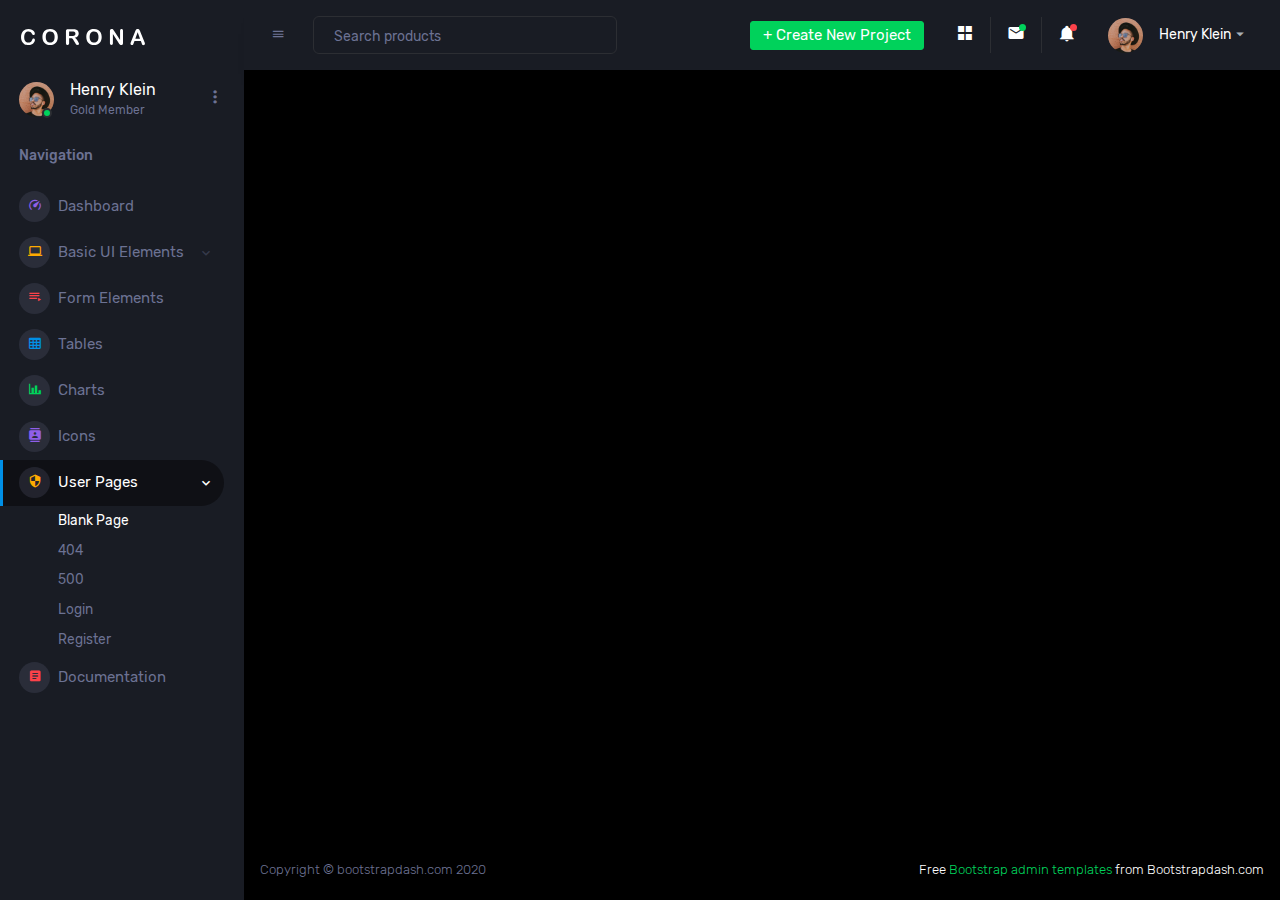
<file: template/pages/samples/blank-page.html>
<!DOCTYPE html>
<html lang="en">
  <head>
    <!-- Required meta tags -->
    <meta charset="utf-8">
    <meta name="viewport" content="width=device-width, initial-scale=1, shrink-to-fit=no">
    <title>Corona Admin</title>
    <!-- plugins:css -->
    <link rel="stylesheet" href="../../assets/vendors/mdi/css/materialdesignicons.min.css">
    <link rel="stylesheet" href="../../assets/vendors/css/vendor.bundle.base.css">
    <!-- endinject -->
    <!-- Plugin css for this page -->
    <!-- End Plugin css for this page -->
    <!-- inject:css -->
    <!-- endinject -->
    <!-- Layout styles -->
    <link rel="stylesheet" href="../../assets/css/style.css">
    <!-- End layout styles -->
    <link rel="shortcut icon" href="../../assets/images/favicon.png" />
  </head>
  <body>
    <div class="container-scroller">
      <!-- partial:../../partials/_sidebar.html -->
      <nav class="sidebar sidebar-offcanvas" id="sidebar">
        <div class="sidebar-brand-wrapper d-none d-lg-flex align-items-center justify-content-center fixed-top">
          <a class="sidebar-brand brand-logo" href="../../index.html"><img src="../../assets/images/logo.svg" alt="logo" /></a>
          <a class="sidebar-brand brand-logo-mini" href="../../index.html"><img src="../../assets/images/logo-mini.svg" alt="logo" /></a>
        </div>
        <ul class="nav">
          <li class="nav-item profile">
            <div class="profile-desc">
              <div class="profile-pic">
                <div class="count-indicator">
                  <img class="img-xs rounded-circle " src="../../assets/images/faces/face15.jpg" alt="">
                  <span class="count bg-success"></span>
                </div>
                <div class="profile-name">
                  <h5 class="mb-0 font-weight-normal">Henry Klein</h5>
                  <span>Gold Member</span>
                </div>
              </div>
              <a href="#" id="profile-dropdown" data-toggle="dropdown"><i class="mdi mdi-dots-vertical"></i></a>
              <div class="dropdown-menu dropdown-menu-right sidebar-dropdown preview-list" aria-labelledby="profile-dropdown">
                <a href="#" class="dropdown-item preview-item">
                  <div class="preview-thumbnail">
                    <div class="preview-icon bg-dark rounded-circle">
                      <i class="mdi mdi-settings text-primary"></i>
                    </div>
                  </div>
                  <div class="preview-item-content">
                    <p class="preview-subject ellipsis mb-1 text-small">Account settings</p>
                  </div>
                </a>
                <div class="dropdown-divider"></div>
                <a href="#" class="dropdown-item preview-item">
                  <div class="preview-thumbnail">
                    <div class="preview-icon bg-dark rounded-circle">
                      <i class="mdi mdi-onepassword  text-info"></i>
                    </div>
                  </div>
                  <div class="preview-item-content">
                    <p class="preview-subject ellipsis mb-1 text-small">Change Password</p>
                  </div>
                </a>
                <div class="dropdown-divider"></div>
                <a href="#" class="dropdown-item preview-item">
                  <div class="preview-thumbnail">
                    <div class="preview-icon bg-dark rounded-circle">
                      <i class="mdi mdi-calendar-today text-success"></i>
                    </div>
                  </div>
                  <div class="preview-item-content">
                    <p class="preview-subject ellipsis mb-1 text-small">To-do list</p>
                  </div>
                </a>
              </div>
            </div>
          </li>
          <li class="nav-item nav-category">
            <span class="nav-link">Navigation</span>
          </li>
          <li class="nav-item menu-items">
            <a class="nav-link" href="../../index.html">
              <span class="menu-icon">
                <i class="mdi mdi-speedometer"></i>
              </span>
              <span class="menu-title">Dashboard</span>
            </a>
          </li>
          <li class="nav-item menu-items">
            <a class="nav-link" data-toggle="collapse" href="#ui-basic" aria-expanded="false" aria-controls="ui-basic">
              <span class="menu-icon">
                <i class="mdi mdi-laptop"></i>
              </span>
              <span class="menu-title">Basic UI Elements</span>
              <i class="menu-arrow"></i>
            </a>
            <div class="collapse" id="ui-basic">
              <ul class="nav flex-column sub-menu">
                <li class="nav-item"> <a class="nav-link" href="../../pages/ui-features/buttons.html">Buttons</a></li>
                <li class="nav-item"> <a class="nav-link" href="../../pages/ui-features/dropdowns.html">Dropdowns</a></li>
                <li class="nav-item"> <a class="nav-link" href="../../pages/ui-features/typography.html">Typography</a></li>
              </ul>
            </div>
          </li>
          <li class="nav-item menu-items">
            <a class="nav-link" href="../../pages/forms/basic_elements.html">
              <span class="menu-icon">
                <i class="mdi mdi-playlist-play"></i>
              </span>
              <span class="menu-title">Form Elements</span>
            </a>
          </li>
          <li class="nav-item menu-items">
            <a class="nav-link" href="../../pages/tables/basic-table.html">
              <span class="menu-icon">
                <i class="mdi mdi-table-large"></i>
              </span>
              <span class="menu-title">Tables</span>
            </a>
          </li>
          <li class="nav-item menu-items">
            <a class="nav-link" href="../../pages/charts/chartjs.html">
              <span class="menu-icon">
                <i class="mdi mdi-chart-bar"></i>
              </span>
              <span class="menu-title">Charts</span>
            </a>
          </li>
          <li class="nav-item menu-items">
            <a class="nav-link" href="../../pages/icons/mdi.html">
              <span class="menu-icon">
                <i class="mdi mdi-contacts"></i>
              </span>
              <span class="menu-title">Icons</span>
            </a>
          </li>
          <li class="nav-item menu-items">
            <a class="nav-link" data-toggle="collapse" href="#auth" aria-expanded="false" aria-controls="auth">
              <span class="menu-icon">
                <i class="mdi mdi-security"></i>
              </span>
              <span class="menu-title">User Pages</span>
              <i class="menu-arrow"></i>
            </a>
            <div class="collapse" id="auth">
              <ul class="nav flex-column sub-menu">
                <li class="nav-item"> <a class="nav-link" href="../../pages/samples/blank-page.html"> Blank Page </a></li>
                <li class="nav-item"> <a class="nav-link" href="../../pages/samples/error-404.html"> 404 </a></li>
                <li class="nav-item"> <a class="nav-link" href="../../pages/samples/error-500.html"> 500 </a></li>
                <li class="nav-item"> <a class="nav-link" href="../../pages/samples/login.html"> Login </a></li>
                <li class="nav-item"> <a class="nav-link" href="../../pages/samples/register.html"> Register </a></li>
              </ul>
            </div>
          </li>
          <li class="nav-item menu-items">
            <a class="nav-link" href="http://www.bootstrapdash.com/demo/corona-free/jquery/documentation/documentation.html">
              <span class="menu-icon">
                <i class="mdi mdi-file-document-box"></i>
              </span>
              <span class="menu-title">Documentation</span>
            </a>
          </li>
        </ul>
      </nav>
      <!-- partial -->
      <div class="container-fluid page-body-wrapper">
        <!-- partial:../../partials/_navbar.html -->
        <nav class="navbar p-0 fixed-top d-flex flex-row">
          <div class="navbar-brand-wrapper d-flex d-lg-none align-items-center justify-content-center">
            <a class="navbar-brand brand-logo-mini" href="../../index.html"><img src="../../assets/images/logo-mini.svg" alt="logo" /></a>
          </div>
          <div class="navbar-menu-wrapper flex-grow d-flex align-items-stretch">
            <button class="navbar-toggler navbar-toggler align-self-center" type="button" data-toggle="minimize">
              <span class="mdi mdi-menu"></span>
            </button>
            <ul class="navbar-nav w-100">
              <li class="nav-item w-100">
                <form class="nav-link mt-2 mt-md-0 d-none d-lg-flex search">
                  <input type="text" class="form-control" placeholder="Search products">
                </form>
              </li>
            </ul>
            <ul class="navbar-nav navbar-nav-right">
              <li class="nav-item dropdown d-none d-lg-block">
                <a class="nav-link btn btn-success create-new-button" id="createbuttonDropdown" data-toggle="dropdown" aria-expanded="false" href="#">+ Create New Project</a>
                <div class="dropdown-menu dropdown-menu-right navbar-dropdown preview-list" aria-labelledby="createbuttonDropdown">
                  <h6 class="p-3 mb-0">Projects</h6>
                  <div class="dropdown-divider"></div>
                  <a class="dropdown-item preview-item">
                    <div class="preview-thumbnail">
                      <div class="preview-icon bg-dark rounded-circle">
                        <i class="mdi mdi-file-outline text-primary"></i>
                      </div>
                    </div>
                    <div class="preview-item-content">
                      <p class="preview-subject ellipsis mb-1">Software Development</p>
                    </div>
                  </a>
                  <div class="dropdown-divider"></div>
                  <a class="dropdown-item preview-item">
                    <div class="preview-thumbnail">
                      <div class="preview-icon bg-dark rounded-circle">
                        <i class="mdi mdi-web text-info"></i>
                      </div>
                    </div>
                    <div class="preview-item-content">
                      <p class="preview-subject ellipsis mb-1">UI Development</p>
                    </div>
                  </a>
                  <div class="dropdown-divider"></div>
                  <a class="dropdown-item preview-item">
                    <div class="preview-thumbnail">
                      <div class="preview-icon bg-dark rounded-circle">
                        <i class="mdi mdi-layers text-danger"></i>
                      </div>
                    </div>
                    <div class="preview-item-content">
                      <p class="preview-subject ellipsis mb-1">Software Testing</p>
                    </div>
                  </a>
                  <div class="dropdown-divider"></div>
                  <p class="p-3 mb-0 text-center">See all projects</p>
                </div>
              </li>
              <li class="nav-item nav-settings d-none d-lg-block">
                <a class="nav-link" href="#">
                  <i class="mdi mdi-view-grid"></i>
                </a>
              </li>
              <li class="nav-item dropdown border-left">
                <a class="nav-link count-indicator dropdown-toggle" id="messageDropdown" href="#" data-toggle="dropdown" aria-expanded="false">
                  <i class="mdi mdi-email"></i>
                  <span class="count bg-success"></span>
                </a>
                <div class="dropdown-menu dropdown-menu-right navbar-dropdown preview-list" aria-labelledby="messageDropdown">
                  <h6 class="p-3 mb-0">Messages</h6>
                  <div class="dropdown-divider"></div>
                  <a class="dropdown-item preview-item">
                    <div class="preview-thumbnail">
                      <img src="../../assets/images/faces/face4.jpg" alt="image" class="rounded-circle profile-pic">
                    </div>
                    <div class="preview-item-content">
                      <p class="preview-subject ellipsis mb-1">Mark send you a message</p>
                      <p class="text-muted mb-0"> 1 Minutes ago </p>
                    </div>
                  </a>
                  <div class="dropdown-divider"></div>
                  <a class="dropdown-item preview-item">
                    <div class="preview-thumbnail">
                      <img src="../../assets/images/faces/face2.jpg" alt="image" class="rounded-circle profile-pic">
                    </div>
                    <div class="preview-item-content">
                      <p class="preview-subject ellipsis mb-1">Cregh send you a message</p>
                      <p class="text-muted mb-0"> 15 Minutes ago </p>
                    </div>
                  </a>
                  <div class="dropdown-divider"></div>
                  <a class="dropdown-item preview-item">
                    <div class="preview-thumbnail">
                      <img src="../../assets/images/faces/face3.jpg" alt="image" class="rounded-circle profile-pic">
                    </div>
                    <div class="preview-item-content">
                      <p class="preview-subject ellipsis mb-1">Profile picture updated</p>
                      <p class="text-muted mb-0"> 18 Minutes ago </p>
                    </div>
                  </a>
                  <div class="dropdown-divider"></div>
                  <p class="p-3 mb-0 text-center">4 new messages</p>
                </div>
              </li>
              <li class="nav-item dropdown border-left">
                <a class="nav-link count-indicator dropdown-toggle" id="notificationDropdown" href="#" data-toggle="dropdown">
                  <i class="mdi mdi-bell"></i>
                  <span class="count bg-danger"></span>
                </a>
                <div class="dropdown-menu dropdown-menu-right navbar-dropdown preview-list" aria-labelledby="notificationDropdown">
                  <h6 class="p-3 mb-0">Notifications</h6>
                  <div class="dropdown-divider"></div>
                  <a class="dropdown-item preview-item">
                    <div class="preview-thumbnail">
                      <div class="preview-icon bg-dark rounded-circle">
                        <i class="mdi mdi-calendar text-success"></i>
                      </div>
                    </div>
                    <div class="preview-item-content">
                      <p class="preview-subject mb-1">Event today</p>
                      <p class="text-muted ellipsis mb-0"> Just a reminder that you have an event today </p>
                    </div>
                  </a>
                  <div class="dropdown-divider"></div>
                  <a class="dropdown-item preview-item">
                    <div class="preview-thumbnail">
                      <div class="preview-icon bg-dark rounded-circle">
                        <i class="mdi mdi-settings text-danger"></i>
                      </div>
                    </div>
                    <div class="preview-item-content">
                      <p class="preview-subject mb-1">Settings</p>
                      <p class="text-muted ellipsis mb-0"> Update dashboard </p>
                    </div>
                  </a>
                  <div class="dropdown-divider"></div>
                  <a class="dropdown-item preview-item">
                    <div class="preview-thumbnail">
                      <div class="preview-icon bg-dark rounded-circle">
                        <i class="mdi mdi-link-variant text-warning"></i>
                      </div>
                    </div>
                    <div class="preview-item-content">
                      <p class="preview-subject mb-1">Launch Admin</p>
                      <p class="text-muted ellipsis mb-0"> New admin wow! </p>
                    </div>
                  </a>
                  <div class="dropdown-divider"></div>
                  <p class="p-3 mb-0 text-center">See all notifications</p>
                </div>
              </li>
              <li class="nav-item dropdown">
                <a class="nav-link" id="profileDropdown" href="#" data-toggle="dropdown">
                  <div class="navbar-profile">
                    <img class="img-xs rounded-circle" src="../../assets/images/faces/face15.jpg" alt="">
                    <p class="mb-0 d-none d-sm-block navbar-profile-name">Henry Klein</p>
                    <i class="mdi mdi-menu-down d-none d-sm-block"></i>
                  </div>
                </a>
                <div class="dropdown-menu dropdown-menu-right navbar-dropdown preview-list" aria-labelledby="profileDropdown">
                  <h6 class="p-3 mb-0">Profile</h6>
                  <div class="dropdown-divider"></div>
                  <a class="dropdown-item preview-item">
                    <div class="preview-thumbnail">
                      <div class="preview-icon bg-dark rounded-circle">
                        <i class="mdi mdi-settings text-success"></i>
                      </div>
                    </div>
                    <div class="preview-item-content">
                      <p class="preview-subject mb-1">Settings</p>
                    </div>
                  </a>
                  <div class="dropdown-divider"></div>
                  <a class="dropdown-item preview-item">
                    <div class="preview-thumbnail">
                      <div class="preview-icon bg-dark rounded-circle">
                        <i class="mdi mdi-logout text-danger"></i>
                      </div>
                    </div>
                    <div class="preview-item-content">
                      <p class="preview-subject mb-1">Log out</p>
                    </div>
                  </a>
                  <div class="dropdown-divider"></div>
                  <p class="p-3 mb-0 text-center">Advanced settings</p>
                </div>
              </li>
            </ul>
            <button class="navbar-toggler navbar-toggler-right d-lg-none align-self-center" type="button" data-toggle="offcanvas">
              <span class="mdi mdi-format-line-spacing"></span>
            </button>
          </div>
        </nav>
        <!-- partial -->
        <div class="main-panel">
          <div class="content-wrapper">
          </div>
          <!-- content-wrapper ends -->
          <!-- partial:../../partials/_footer.html -->
          <footer class="footer">
            <div class="d-sm-flex justify-content-center justify-content-sm-between">
              <span class="text-muted d-block text-center text-sm-left d-sm-inline-block">Copyright © bootstrapdash.com 2020</span>
              <span class="float-none float-sm-right d-block mt-1 mt-sm-0 text-center"> Free <a href="https://www.bootstrapdash.com/bootstrap-admin-template/" target="_blank">Bootstrap admin templates</a> from Bootstrapdash.com</span>
            </div>
          </footer>
          <!-- partial -->
        </div>
        <!-- main-panel ends -->
      </div>
      <!-- page-body-wrapper ends -->
    </div>
    <!-- container-scroller -->
    <!-- plugins:js -->
    <script src="../../assets/vendors/js/vendor.bundle.base.js"></script>
    <!-- endinject -->
    <!-- Plugin js for this page -->
    <!-- End plugin js for this page -->
    <!-- inject:js -->
    <script src="../../assets/js/off-canvas.js"></script>
    <script src="../../assets/js/hoverable-collapse.js"></script>
    <script src="../../assets/js/misc.js"></script>
    <script src="../../assets/js/settings.js"></script>
    <script src="../../assets/js/todolist.js"></script>
    <!-- endinject -->
    <!-- Custom js for this page -->
    <!-- End custom js for this page -->
  </body>
</html>
</file>
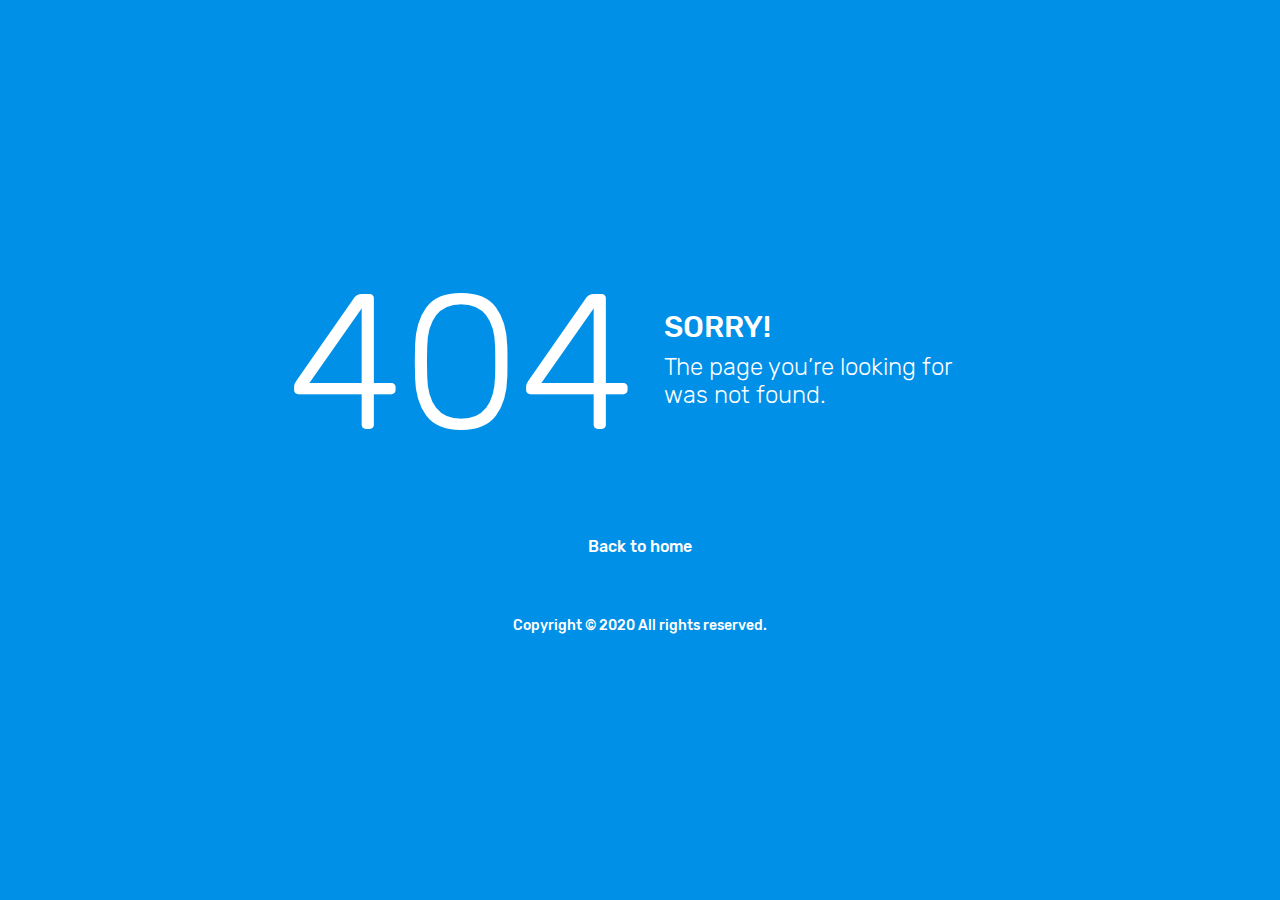
<file: template/pages/samples/error-404.html>
<!DOCTYPE html>
<html lang="en">
  <head>
    <!-- Required meta tags -->
    <meta charset="utf-8">
    <meta name="viewport" content="width=device-width, initial-scale=1, shrink-to-fit=no">
    <title>Corona Admin</title>
    <!-- plugins:css -->
    <link rel="stylesheet" href="../../assets/vendors/mdi/css/materialdesignicons.min.css">
    <link rel="stylesheet" href="../../assets/vendors/css/vendor.bundle.base.css">
    <!-- endinject -->
    <!-- Plugin css for this page -->
    <!-- End Plugin css for this page -->
    <!-- inject:css -->
    <!-- endinject -->
    <!-- Layout styles -->
    <link rel="stylesheet" href="../../assets/css/style.css">
    <!-- End layout styles -->
    <link rel="shortcut icon" href="../../assets/images/favicon.png" />
  </head>
  <body>
    <div class="container-scroller">
      <div class="container-fluid page-body-wrapper full-page-wrapper">
        <div class="content-wrapper d-flex align-items-center text-center error-page bg-primary">
          <div class="row flex-grow">
            <div class="col-lg-7 mx-auto text-white">
              <div class="row align-items-center d-flex flex-row">
                <div class="col-lg-6 text-lg-right pr-lg-4">
                  <h1 class="display-1 mb-0">404</h1>
                </div>
                <div class="col-lg-6 error-page-divider text-lg-left pl-lg-4">
                  <h2>SORRY!</h2>
                  <h3 class="font-weight-light">The page you’re looking for was not found.</h3>
                </div>
              </div>
              <div class="row mt-5">
                <div class="col-12 text-center mt-xl-2">
                  <a class="text-white font-weight-medium" href="../../index.html">Back to home</a>
                </div>
              </div>
              <div class="row mt-5">
                <div class="col-12 mt-xl-2">
                  <p class="text-white font-weight-medium text-center">Copyright &copy; 2020 All rights reserved.</p>
                </div>
              </div>
            </div>
          </div>
        </div>
        <!-- content-wrapper ends -->
      </div>
      <!-- page-body-wrapper ends -->
    </div>
    <!-- container-scroller -->
    <!-- plugins:js -->
    <script src="../../assets/vendors/js/vendor.bundle.base.js"></script>
    <!-- endinject -->
    <!-- Plugin js for this page -->
    <!-- End plugin js for this page -->
    <!-- inject:js -->
    <script src="../../assets/js/off-canvas.js"></script>
    <script src="../../assets/js/hoverable-collapse.js"></script>
    <script src="../../assets/js/misc.js"></script>
    <script src="../../assets/js/settings.js"></script>
    <script src="../../assets/js/todolist.js"></script>
    <!-- endinject -->
  </body>
</html>
</file>
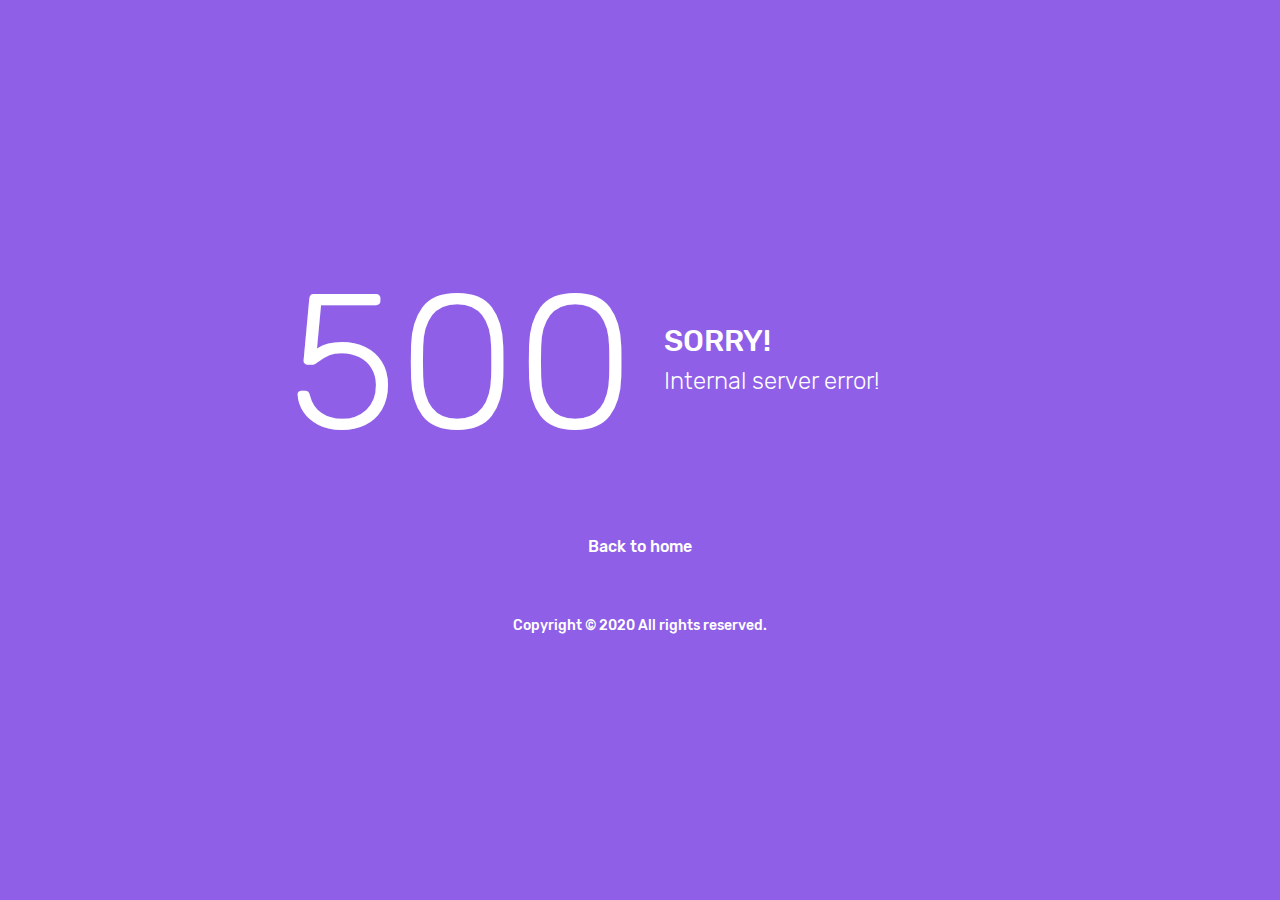
<file: template/pages/samples/error-500.html>
<!DOCTYPE html>
<html lang="en">
  <head>
    <!-- Required meta tags -->
    <meta charset="utf-8">
    <meta name="viewport" content="width=device-width, initial-scale=1, shrink-to-fit=no">
    <title>Corona Admin</title>
    <!-- plugins:css -->
    <link rel="stylesheet" href="../../assets/vendors/mdi/css/materialdesignicons.min.css">
    <link rel="stylesheet" href="../../assets/vendors/css/vendor.bundle.base.css">
    <!-- endinject -->
    <!-- Plugin css for this page -->
    <!-- End Plugin css for this page -->
    <!-- inject:css -->
    <!-- endinject -->
    <!-- Layout styles -->
    <link rel="stylesheet" href="../../assets/css/style.css">
    <!-- End layout styles -->
    <link rel="shortcut icon" href="../../assets/images/favicon.png" />
  </head>
  <body>
    <div class="container-scroller">
      <div class="container-fluid page-body-wrapper full-page-wrapper">
        <div class="content-wrapper d-flex align-items-center text-center error-page bg-info">
          <div class="row flex-grow">
            <div class="col-lg-7 mx-auto text-white">
              <div class="row align-items-center d-flex flex-row">
                <div class="col-lg-6 text-lg-right pr-lg-4">
                  <h1 class="display-1 mb-0">500</h1>
                </div>
                <div class="col-lg-6 error-page-divider text-lg-left pl-lg-4">
                  <h2>SORRY!</h2>
                  <h3 class="font-weight-light">Internal server error!</h3>
                </div>
              </div>
              <div class="row mt-5">
                <div class="col-12 text-center mt-xl-2">
                  <a class="text-white font-weight-medium" href="../../index.html">Back to home</a>
                </div>
              </div>
              <div class="row mt-5">
                <div class="col-12 mt-xl-2">
                  <p class="text-white font-weight-medium text-center">Copyright &copy; 2020 All rights reserved.</p>
                </div>
              </div>
            </div>
          </div>
        </div>
        <!-- content-wrapper ends -->
      </div>
      <!-- page-body-wrapper ends -->
    </div>
    <!-- container-scroller -->
    <!-- plugins:js -->
    <script src="../../assets/vendors/js/vendor.bundle.base.js"></script>
    <!-- endinject -->
    <!-- Plugin js for this page -->
    <!-- End plugin js for this page -->
    <!-- inject:js -->
    <script src="../../assets/js/off-canvas.js"></script>
    <script src="../../assets/js/hoverable-collapse.js"></script>
    <script src="../../assets/js/misc.js"></script>
    <script src="../../assets/js/settings.js"></script>
    <script src="../../assets/js/todolist.js"></script>
    <!-- endinject -->
  </body>
</html>
</file>
<file: template/assets/vendors/css/vendor.bundle.base.css>
/*
 * Container style
 */
.ps {
  overflow: hidden !important;
  overflow-anchor: none;
  -ms-overflow-style: none;
  touch-action: auto;
  -ms-touch-action: auto;
}

/*
 * Scrollbar rail styles
 */
.ps__rail-x {
  display: none;
  opacity: 0;
  transition: background-color .2s linear, opacity .2s linear;
  -webkit-transition: background-color .2s linear, opacity .2s linear;
  height: 15px;
  /* there must be 'bottom' or 'top' for ps__rail-x */
  bottom: 0px;
  /* please don't change 'position' */
  position: absolute;
}

.ps__rail-y {
  display: none;
  opacity: 0;
  transition: background-color .2s linear, opacity .2s linear;
  -webkit-transition: background-color .2s linear, opacity .2s linear;
  width: 15px;
  /* there must be 'right' or 'left' for ps__rail-y */
  right: 0;
  /* please don't change 'position' */
  position: absolute;
}

.ps--active-x > .ps__rail-x,
.ps--active-y > .ps__rail-y {
  display: block;
  background-color: transparent;
}

.ps:hover > .ps__rail-x,
.ps:hover > .ps__rail-y,
.ps--focus > .ps__rail-x,
.ps--focus > .ps__rail-y,
.ps--scrolling-x > .ps__rail-x,
.ps--scrolling-y > .ps__rail-y {
  opacity: 0.6;
}

.ps .ps__rail-x:hover,
.ps .ps__rail-y:hover,
.ps .ps__rail-x:focus,
.ps .ps__rail-y:focus,
.ps .ps__rail-x.ps--clicking,
.ps .ps__rail-y.ps--clicking {
  background-color: #eee;
  opacity: 0.9;
}

/*
 * Scrollbar thumb styles
 */
.ps__thumb-x {
  background-color: #aaa;
  border-radius: 6px;
  transition: background-color .2s linear, height .2s ease-in-out;
  -webkit-transition: background-color .2s linear, height .2s ease-in-out;
  height: 6px;
  /* there must be 'bottom' for ps__thumb-x */
  bottom: 2px;
  /* please don't change 'position' */
  position: absolute;
}

.ps__thumb-y {
  background-color: #aaa;
  border-radius: 6px;
  transition: background-color .2s linear, width .2s ease-in-out;
  -webkit-transition: background-color .2s linear, width .2s ease-in-out;
  width: 6px;
  /* there must be 'right' for ps__thumb-y */
  right: 2px;
  /* please don't change 'position' */
  position: absolute;
}

.ps__rail-x:hover > .ps__thumb-x,
.ps__rail-x:focus > .ps__thumb-x,
.ps__rail-x.ps--clicking .ps__thumb-x {
  background-color: #999;
  height: 11px;
}

.ps__rail-y:hover > .ps__thumb-y,
.ps__rail-y:focus > .ps__thumb-y,
.ps__rail-y.ps--clicking .ps__thumb-y {
  background-color: #999;
  width: 11px;
}

/* MS supports */
@supports (-ms-overflow-style: none) {
  .ps {
    overflow: auto !important;
  }
}

@media screen and (-ms-high-contrast: active), (-ms-high-contrast: none) {
  .ps {
    overflow: auto !important;
  }
}
</file>
<file: template/assets/vendors/flag-icon-css/css/flag-icon.min.css>
.flag-icon-background{background-size:contain;background-position:50%;background-repeat:no-repeat}.flag-icon{background-size:contain;background-position:50%;background-repeat:no-repeat;position:relative;display:inline-block;width:1.33333333em;line-height:1em}.flag-icon:before{content:'\00a0'}.flag-icon.flag-icon-squared{width:1em}.flag-icon-ad{background-image:url(../flags/4x3/ad.svg)}.flag-icon-ad.flag-icon-squared{background-image:url(../flags/1x1/ad.svg)}.flag-icon-ae{background-image:url(../flags/4x3/ae.svg)}.flag-icon-ae.flag-icon-squared{background-image:url(../flags/1x1/ae.svg)}.flag-icon-af{background-image:url(../flags/4x3/af.svg)}.flag-icon-af.flag-icon-squared{background-image:url(../flags/1x1/af.svg)}.flag-icon-ag{background-image:url(../flags/4x3/ag.svg)}.flag-icon-ag.flag-icon-squared{background-image:url(../flags/1x1/ag.svg)}.flag-icon-ai{background-image:url(../flags/4x3/ai.svg)}.flag-icon-ai.flag-icon-squared{background-image:url(../flags/1x1/ai.svg)}.flag-icon-al{background-image:url(../flags/4x3/al.svg)}.flag-icon-al.flag-icon-squared{background-image:url(../flags/1x1/al.svg)}.flag-icon-am{background-image:url(../flags/4x3/am.svg)}.flag-icon-am.flag-icon-squared{background-image:url(../flags/1x1/am.svg)}.flag-icon-ao{background-image:url(../flags/4x3/ao.svg)}.flag-icon-ao.flag-icon-squared{background-image:url(../flags/1x1/ao.svg)}.flag-icon-aq{background-image:url(../flags/4x3/aq.svg)}.flag-icon-aq.flag-icon-squared{background-image:url(../flags/1x1/aq.svg)}.flag-icon-ar{background-image:url(../flags/4x3/ar.svg)}.flag-icon-ar.flag-icon-squared{background-image:url(../flags/1x1/ar.svg)}.flag-icon-as{background-image:url(../flags/4x3/as.svg)}.flag-icon-as.flag-icon-squared{background-image:url(../flags/1x1/as.svg)}.flag-icon-at{background-image:url(../flags/4x3/at.svg)}.flag-icon-at.flag-icon-squared{background-image:url(../flags/1x1/at.svg)}.flag-icon-au{background-image:url(../flags/4x3/au.svg)}.flag-icon-au.flag-icon-squared{background-image:url(../flags/1x1/au.svg)}.flag-icon-aw{background-image:url(../flags/4x3/aw.svg)}.flag-icon-aw.flag-icon-squared{background-image:url(../flags/1x1/aw.svg)}.flag-icon-ax{background-image:url(../flags/4x3/ax.svg)}.flag-icon-ax.flag-icon-squared{background-image:url(../flags/1x1/ax.svg)}.flag-icon-az{background-image:url(../flags/4x3/az.svg)}.flag-icon-az.flag-icon-squared{background-image:url(../flags/1x1/az.svg)}.flag-icon-ba{background-image:url(../flags/4x3/ba.svg)}.flag-icon-ba.flag-icon-squared{background-image:url(../flags/1x1/ba.svg)}.flag-icon-bb{background-image:url(../flags/4x3/bb.svg)}.flag-icon-bb.flag-icon-squared{background-image:url(../flags/1x1/bb.svg)}.flag-icon-bd{background-image:url(../flags/4x3/bd.svg)}.flag-icon-bd.flag-icon-squared{background-image:url(../flags/1x1/bd.svg)}.flag-icon-be{background-image:url(../flags/4x3/be.svg)}.flag-icon-be.flag-icon-squared{background-image:url(../flags/1x1/be.svg)}.flag-icon-bf{background-image:url(../flags/4x3/bf.svg)}.flag-icon-bf.flag-icon-squared{background-image:url(../flags/1x1/bf.svg)}.flag-icon-bg{background-image:url(../flags/4x3/bg.svg)}.flag-icon-bg.flag-icon-squared{background-image:url(../flags/1x1/bg.svg)}.flag-icon-bh{background-image:url(../flags/4x3/bh.svg)}.flag-icon-bh.flag-icon-squared{background-image:url(../flags/1x1/bh.svg)}.flag-icon-bi{background-image:url(../flags/4x3/bi.svg)}.flag-icon-bi.flag-icon-squared{background-image:url(../flags/1x1/bi.svg)}.flag-icon-bj{background-image:url(../flags/4x3/bj.svg)}.flag-icon-bj.flag-icon-squared{background-image:url(../flags/1x1/bj.svg)}.flag-icon-bl{background-image:url(../flags/4x3/bl.svg)}.flag-icon-bl.flag-icon-squared{background-image:url(../flags/1x1/bl.svg)}.flag-icon-bm{background-image:url(../flags/4x3/bm.svg)}.flag-icon-bm.flag-icon-squared{background-image:url(../flags/1x1/bm.svg)}.flag-icon-bn{background-image:url(../flags/4x3/bn.svg)}.flag-icon-bn.flag-icon-squared{background-image:url(../flags/1x1/bn.svg)}.flag-icon-bo{background-image:url(../flags/4x3/bo.svg)}.flag-icon-bo.flag-icon-squared{background-image:url(../flags/1x1/bo.svg)}.flag-icon-bq{background-image:url(../flags/4x3/bq.svg)}.flag-icon-bq.flag-icon-squared{background-image:url(../flags/1x1/bq.svg)}.flag-icon-br{background-image:url(../flags/4x3/br.svg)}.flag-icon-br.flag-icon-squared{background-image:url(../flags/1x1/br.svg)}.flag-icon-bs{background-image:url(../flags/4x3/bs.svg)}.flag-icon-bs.flag-icon-squared{background-image:url(../flags/1x1/bs.svg)}.flag-icon-bt{background-image:url(../flags/4x3/bt.svg)}.flag-icon-bt.flag-icon-squared{background-image:url(../flags/1x1/bt.svg)}.flag-icon-bv{background-image:url(../flags/4x3/bv.svg)}.flag-icon-bv.flag-icon-squared{background-image:url(../flags/1x1/bv.svg)}.flag-icon-bw{background-image:url(../flags/4x3/bw.svg)}.flag-icon-bw.flag-icon-squared{background-image:url(../flags/1x1/bw.svg)}.flag-icon-by{background-image:url(../flags/4x3/by.svg)}.flag-icon-by.flag-icon-squared{background-image:url(../flags/1x1/by.svg)}.flag-icon-bz{background-image:url(../flags/4x3/bz.svg)}.flag-icon-bz.flag-icon-squared{background-image:url(../flags/1x1/bz.svg)}.flag-icon-ca{background-image:url(../flags/4x3/ca.svg)}.flag-icon-ca.flag-icon-squared{background-image:url(../flags/1x1/ca.svg)}.flag-icon-cc{background-image:url(../flags/4x3/cc.svg)}.flag-icon-cc.flag-icon-squared{background-image:url(../flags/1x1/cc.svg)}.flag-icon-cd{background-image:url(../flags/4x3/cd.svg)}.flag-icon-cd.flag-icon-squared{background-image:url(../flags/1x1/cd.svg)}.flag-icon-cf{background-image:url(../flags/4x3/cf.svg)}.flag-icon-cf.flag-icon-squared{background-image:url(../flags/1x1/cf.svg)}.flag-icon-cg{background-image:url(../flags/4x3/cg.svg)}.flag-icon-cg.flag-icon-squared{background-image:url(../flags/1x1/cg.svg)}.flag-icon-ch{background-image:url(../flags/4x3/ch.svg)}.flag-icon-ch.flag-icon-squared{background-image:url(../flags/1x1/ch.svg)}.flag-icon-ci{background-image:url(../flags/4x3/ci.svg)}.flag-icon-ci.flag-icon-squared{background-image:url(../flags/1x1/ci.svg)}.flag-icon-ck{background-image:url(../flags/4x3/ck.svg)}.flag-icon-ck.flag-icon-squared{background-image:url(../flags/1x1/ck.svg)}.flag-icon-cl{background-image:url(../flags/4x3/cl.svg)}.flag-icon-cl.flag-icon-squared{background-image:url(../flags/1x1/cl.svg)}.flag-icon-cm{background-image:url(../flags/4x3/cm.svg)}.flag-icon-cm.flag-icon-squared{background-image:url(../flags/1x1/cm.svg)}.flag-icon-cn{background-image:url(../flags/4x3/cn.svg)}.flag-icon-cn.flag-icon-squared{background-image:url(../flags/1x1/cn.svg)}.flag-icon-co{background-image:url(../flags/4x3/co.svg)}.flag-icon-co.flag-icon-squared{background-image:url(../flags/1x1/co.svg)}.flag-icon-cr{background-image:url(../flags/4x3/cr.svg)}.flag-icon-cr.flag-icon-squared{background-image:url(../flags/1x1/cr.svg)}.flag-icon-cu{background-image:url(../flags/4x3/cu.svg)}.flag-icon-cu.flag-icon-squared{background-image:url(../flags/1x1/cu.svg)}.flag-icon-cv{background-image:url(../flags/4x3/cv.svg)}.flag-icon-cv.flag-icon-squared{background-image:url(../flags/1x1/cv.svg)}.flag-icon-cw{background-image:url(../flags/4x3/cw.svg)}.flag-icon-cw.flag-icon-squared{background-image:url(../flags/1x1/cw.svg)}.flag-icon-cx{background-image:url(../flags/4x3/cx.svg)}.flag-icon-cx.flag-icon-squared{background-image:url(../flags/1x1/cx.svg)}.flag-icon-cy{background-image:url(../flags/4x3/cy.svg)}.flag-icon-cy.flag-icon-squared{background-image:url(../flags/1x1/cy.svg)}.flag-icon-cz{background-image:url(../flags/4x3/cz.svg)}.flag-icon-cz.flag-icon-squared{background-image:url(../flags/1x1/cz.svg)}.flag-icon-de{background-image:url(../flags/4x3/de.svg)}.flag-icon-de.flag-icon-squared{background-image:url(../flags/1x1/de.svg)}.flag-icon-dj{background-image:url(../flags/4x3/dj.svg)}.flag-icon-dj.flag-icon-squared{background-image:url(../flags/1x1/dj.svg)}.flag-icon-dk{background-image:url(../flags/4x3/dk.svg)}.flag-icon-dk.flag-icon-squared{background-image:url(../flags/1x1/dk.svg)}.flag-icon-dm{background-image:url(../flags/4x3/dm.svg)}.flag-icon-dm.flag-icon-squared{background-image:url(../flags/1x1/dm.svg)}.flag-icon-do{background-image:url(../flags/4x3/do.svg)}.flag-icon-do.flag-icon-squared{background-image:url(../flags/1x1/do.svg)}.flag-icon-dz{background-image:url(../flags/4x3/dz.svg)}.flag-icon-dz.flag-icon-squared{background-image:url(../flags/1x1/dz.svg)}.flag-icon-ec{background-image:url(../flags/4x3/ec.svg)}.flag-icon-ec.flag-icon-squared{background-image:url(../flags/1x1/ec.svg)}.flag-icon-ee{background-image:url(../flags/4x3/ee.svg)}.flag-icon-ee.flag-icon-squared{background-image:url(../flags/1x1/ee.svg)}.flag-icon-eg{background-image:url(../flags/4x3/eg.svg)}.flag-icon-eg.flag-icon-squared{background-image:url(../flags/1x1/eg.svg)}.flag-icon-eh{background-image:url(../flags/4x3/eh.svg)}.flag-icon-eh.flag-icon-squared{background-image:url(../flags/1x1/eh.svg)}.flag-icon-er{background-image:url(../flags/4x3/er.svg)}.flag-icon-er.flag-icon-squared{background-image:url(../flags/1x1/er.svg)}.flag-icon-es{background-image:url(../flags/4x3/es.svg)}.flag-icon-es.flag-icon-squared{background-image:url(../flags/1x1/es.svg)}.flag-icon-et{background-image:url(../flags/4x3/et.svg)}.flag-icon-et.flag-icon-squared{background-image:url(../flags/1x1/et.svg)}.flag-icon-fi{background-image:url(../flags/4x3/fi.svg)}.flag-icon-fi.flag-icon-squared{background-image:url(../flags/1x1/fi.svg)}.flag-icon-fj{background-image:url(../flags/4x3/fj.svg)}.flag-icon-fj.flag-icon-squared{background-image:url(../flags/1x1/fj.svg)}.flag-icon-fk{background-image:url(../flags/4x3/fk.svg)}.flag-icon-fk.flag-icon-squared{background-image:url(../flags/1x1/fk.svg)}.flag-icon-fm{background-image:url(../flags/4x3/fm.svg)}.flag-icon-fm.flag-icon-squared{background-image:url(../flags/1x1/fm.svg)}.flag-icon-fo{background-image:url(../flags/4x3/fo.svg)}.flag-icon-fo.flag-icon-squared{background-image:url(../flags/1x1/fo.svg)}.flag-icon-fr{background-image:url(../flags/4x3/fr.svg)}.flag-icon-fr.flag-icon-squared{background-image:url(../flags/1x1/fr.svg)}.flag-icon-ga{background-image:url(../flags/4x3/ga.svg)}.flag-icon-ga.flag-icon-squared{background-image:url(../flags/1x1/ga.svg)}.flag-icon-gb{background-image:url(../flags/4x3/gb.svg)}.flag-icon-gb.flag-icon-squared{background-image:url(../flags/1x1/gb.svg)}.flag-icon-gd{background-image:url(../flags/4x3/gd.svg)}.flag-icon-gd.flag-icon-squared{background-image:url(../flags/1x1/gd.svg)}.flag-icon-ge{background-image:url(../flags/4x3/ge.svg)}.flag-icon-ge.flag-icon-squared{background-image:url(../flags/1x1/ge.svg)}.flag-icon-gf{background-image:url(../flags/4x3/gf.svg)}.flag-icon-gf.flag-icon-squared{background-image:url(../flags/1x1/gf.svg)}.flag-icon-gg{background-image:url(../flags/4x3/gg.svg)}.flag-icon-gg.flag-icon-squared{background-image:url(../flags/1x1/gg.svg)}.flag-icon-gh{background-image:url(../flags/4x3/gh.svg)}.flag-icon-gh.flag-icon-squared{background-image:url(../flags/1x1/gh.svg)}.flag-icon-gi{background-image:url(../flags/4x3/gi.svg)}.flag-icon-gi.flag-icon-squared{background-image:url(../flags/1x1/gi.svg)}.flag-icon-gl{background-image:url(../flags/4x3/gl.svg)}.flag-icon-gl.flag-icon-squared{background-image:url(../flags/1x1/gl.svg)}.flag-icon-gm{background-image:url(../flags/4x3/gm.svg)}.flag-icon-gm.flag-icon-squared{background-image:url(../flags/1x1/gm.svg)}.flag-icon-gn{background-image:url(../flags/4x3/gn.svg)}.flag-icon-gn.flag-icon-squared{background-image:url(../flags/1x1/gn.svg)}.flag-icon-gp{background-image:url(../flags/4x3/gp.svg)}.flag-icon-gp.flag-icon-squared{background-image:url(../flags/1x1/gp.svg)}.flag-icon-gq{background-image:url(../flags/4x3/gq.svg)}.flag-icon-gq.flag-icon-squared{background-image:url(../flags/1x1/gq.svg)}.flag-icon-gr{background-image:url(../flags/4x3/gr.svg)}.flag-icon-gr.flag-icon-squared{background-image:url(../flags/1x1/gr.svg)}.flag-icon-gs{background-image:url(../flags/4x3/gs.svg)}.flag-icon-gs.flag-icon-squared{background-image:url(../flags/1x1/gs.svg)}.flag-icon-gt{background-image:url(../flags/4x3/gt.svg)}.flag-icon-gt.flag-icon-squared{background-image:url(../flags/1x1/gt.svg)}.flag-icon-gu{background-image:url(../flags/4x3/gu.svg)}.flag-icon-gu.flag-icon-squared{background-image:url(../flags/1x1/gu.svg)}.flag-icon-gw{background-image:url(../flags/4x3/gw.svg)}.flag-icon-gw.flag-icon-squared{background-image:url(../flags/1x1/gw.svg)}.flag-icon-gy{background-image:url(../flags/4x3/gy.svg)}.flag-icon-gy.flag-icon-squared{background-image:url(../flags/1x1/gy.svg)}.flag-icon-hk{background-image:url(../flags/4x3/hk.svg)}.flag-icon-hk.flag-icon-squared{background-image:url(../flags/1x1/hk.svg)}.flag-icon-hm{background-image:url(../flags/4x3/hm.svg)}.flag-icon-hm.flag-icon-squared{background-image:url(../flags/1x1/hm.svg)}.flag-icon-hn{background-image:url(../flags/4x3/hn.svg)}.flag-icon-hn.flag-icon-squared{background-image:url(../flags/1x1/hn.svg)}.flag-icon-hr{background-image:url(../flags/4x3/hr.svg)}.flag-icon-hr.flag-icon-squared{background-image:url(../flags/1x1/hr.svg)}.flag-icon-ht{background-image:url(../flags/4x3/ht.svg)}.flag-icon-ht.flag-icon-squared{background-image:url(../flags/1x1/ht.svg)}.flag-icon-hu{background-image:url(../flags/4x3/hu.svg)}.flag-icon-hu.flag-icon-squared{background-image:url(../flags/1x1/hu.svg)}.flag-icon-id{background-image:url(../flags/4x3/id.svg)}.flag-icon-id.flag-icon-squared{background-image:url(../flags/1x1/id.svg)}.flag-icon-ie{background-image:url(../flags/4x3/ie.svg)}.flag-icon-ie.flag-icon-squared{background-image:url(../flags/1x1/ie.svg)}.flag-icon-il{background-image:url(../flags/4x3/il.svg)}.flag-icon-il.flag-icon-squared{background-image:url(../flags/1x1/il.svg)}.flag-icon-im{background-image:url(../flags/4x3/im.svg)}.flag-icon-im.flag-icon-squared{background-image:url(../flags/1x1/im.svg)}.flag-icon-in{background-image:url(../flags/4x3/in.svg)}.flag-icon-in.flag-icon-squared{background-image:url(../flags/1x1/in.svg)}.flag-icon-io{background-image:url(../flags/4x3/io.svg)}.flag-icon-io.flag-icon-squared{background-image:url(../flags/1x1/io.svg)}.flag-icon-iq{background-image:url(../flags/4x3/iq.svg)}.flag-icon-iq.flag-icon-squared{background-image:url(../flags/1x1/iq.svg)}.flag-icon-ir{background-image:url(../flags/4x3/ir.svg)}.flag-icon-ir.flag-icon-squared{background-image:url(../flags/1x1/ir.svg)}.flag-icon-is{background-image:url(../flags/4x3/is.svg)}.flag-icon-is.flag-icon-squared{background-image:url(../flags/1x1/is.svg)}.flag-icon-it{background-image:url(../flags/4x3/it.svg)}.flag-icon-it.flag-icon-squared{background-image:url(../flags/1x1/it.svg)}.flag-icon-je{background-image:url(../flags/4x3/je.svg)}.flag-icon-je.flag-icon-squared{background-image:url(../flags/1x1/je.svg)}.flag-icon-jm{background-image:url(../flags/4x3/jm.svg)}.flag-icon-jm.flag-icon-squared{background-image:url(../flags/1x1/jm.svg)}.flag-icon-jo{background-image:url(../flags/4x3/jo.svg)}.flag-icon-jo.flag-icon-squared{background-image:url(../flags/1x1/jo.svg)}.flag-icon-jp{background-image:url(../flags/4x3/jp.svg)}.flag-icon-jp.flag-icon-squared{background-image:url(../flags/1x1/jp.svg)}.flag-icon-ke{background-image:url(../flags/4x3/ke.svg)}.flag-icon-ke.flag-icon-squared{background-image:url(../flags/1x1/ke.svg)}.flag-icon-kg{background-image:url(../flags/4x3/kg.svg)}.flag-icon-kg.flag-icon-squared{background-image:url(../flags/1x1/kg.svg)}.flag-icon-kh{background-image:url(../flags/4x3/kh.svg)}.flag-icon-kh.flag-icon-squared{background-image:url(../flags/1x1/kh.svg)}.flag-icon-ki{background-image:url(../flags/4x3/ki.svg)}.flag-icon-ki.flag-icon-squared{background-image:url(../flags/1x1/ki.svg)}.flag-icon-km{background-image:url(../flags/4x3/km.svg)}.flag-icon-km.flag-icon-squared{background-image:url(../flags/1x1/km.svg)}.flag-icon-kn{background-image:url(../flags/4x3/kn.svg)}.flag-icon-kn.flag-icon-squared{background-image:url(../flags/1x1/kn.svg)}.flag-icon-kp{background-image:url(../flags/4x3/kp.svg)}.flag-icon-kp.flag-icon-squared{background-image:url(../flags/1x1/kp.svg)}.flag-icon-kr{background-image:url(../flags/4x3/kr.svg)}.flag-icon-kr.flag-icon-squared{background-image:url(../flags/1x1/kr.svg)}.flag-icon-kw{background-image:url(../flags/4x3/kw.svg)}.flag-icon-kw.flag-icon-squared{background-image:url(../flags/1x1/kw.svg)}.flag-icon-ky{background-image:url(../flags/4x3/ky.svg)}.flag-icon-ky.flag-icon-squared{background-image:url(../flags/1x1/ky.svg)}.flag-icon-kz{background-image:url(../flags/4x3/kz.svg)}.flag-icon-kz.flag-icon-squared{background-image:url(../flags/1x1/kz.svg)}.flag-icon-la{background-image:url(../flags/4x3/la.svg)}.flag-icon-la.flag-icon-squared{background-image:url(../flags/1x1/la.svg)}.flag-icon-lb{background-image:url(../flags/4x3/lb.svg)}.flag-icon-lb.flag-icon-squared{background-image:url(../flags/1x1/lb.svg)}.flag-icon-lc{background-image:url(../flags/4x3/lc.svg)}.flag-icon-lc.flag-icon-squared{background-image:url(../flags/1x1/lc.svg)}.flag-icon-li{background-image:url(../flags/4x3/li.svg)}.flag-icon-li.flag-icon-squared{background-image:url(../flags/1x1/li.svg)}.flag-icon-lk{background-image:url(../flags/4x3/lk.svg)}.flag-icon-lk.flag-icon-squared{background-image:url(../flags/1x1/lk.svg)}.flag-icon-lr{background-image:url(../flags/4x3/lr.svg)}.flag-icon-lr.flag-icon-squared{background-image:url(../flags/1x1/lr.svg)}.flag-icon-ls{background-image:url(../flags/4x3/ls.svg)}.flag-icon-ls.flag-icon-squared{background-image:url(../flags/1x1/ls.svg)}.flag-icon-lt{background-image:url(../flags/4x3/lt.svg)}.flag-icon-lt.flag-icon-squared{background-image:url(../flags/1x1/lt.svg)}.flag-icon-lu{background-image:url(../flags/4x3/lu.svg)}.flag-icon-lu.flag-icon-squared{background-image:url(../flags/1x1/lu.svg)}.flag-icon-lv{background-image:url(../flags/4x3/lv.svg)}.flag-icon-lv.flag-icon-squared{background-image:url(../flags/1x1/lv.svg)}.flag-icon-ly{background-image:url(../flags/4x3/ly.svg)}.flag-icon-ly.flag-icon-squared{background-image:url(../flags/1x1/ly.svg)}.flag-icon-ma{background-image:url(../flags/4x3/ma.svg)}.flag-icon-ma.flag-icon-squared{background-image:url(../flags/1x1/ma.svg)}.flag-icon-mc{background-image:url(../flags/4x3/mc.svg)}.flag-icon-mc.flag-icon-squared{background-image:url(../flags/1x1/mc.svg)}.flag-icon-md{background-image:url(../flags/4x3/md.svg)}.flag-icon-md.flag-icon-squared{background-image:url(../flags/1x1/md.svg)}.flag-icon-me{background-image:url(../flags/4x3/me.svg)}.flag-icon-me.flag-icon-squared{background-image:url(../flags/1x1/me.svg)}.flag-icon-mf{background-image:url(../flags/4x3/mf.svg)}.flag-icon-mf.flag-icon-squared{background-image:url(../flags/1x1/mf.svg)}.flag-icon-mg{background-image:url(../flags/4x3/mg.svg)}.flag-icon-mg.flag-icon-squared{background-image:url(../flags/1x1/mg.svg)}.flag-icon-mh{background-image:url(../flags/4x3/mh.svg)}.flag-icon-mh.flag-icon-squared{background-image:url(../flags/1x1/mh.svg)}.flag-icon-mk{background-image:url(../flags/4x3/mk.svg)}.flag-icon-mk.flag-icon-squared{background-image:url(../flags/1x1/mk.svg)}.flag-icon-ml{background-image:url(../flags/4x3/ml.svg)}.flag-icon-ml.flag-icon-squared{background-image:url(../flags/1x1/ml.svg)}.flag-icon-mm{background-image:url(../flags/4x3/mm.svg)}.flag-icon-mm.flag-icon-squared{background-image:url(../flags/1x1/mm.svg)}.flag-icon-mn{background-image:url(../flags/4x3/mn.svg)}.flag-icon-mn.flag-icon-squared{background-image:url(../flags/1x1/mn.svg)}.flag-icon-mo{background-image:url(../flags/4x3/mo.svg)}.flag-icon-mo.flag-icon-squared{background-image:url(../flags/1x1/mo.svg)}.flag-icon-mp{background-image:url(../flags/4x3/mp.svg)}.flag-icon-mp.flag-icon-squared{background-image:url(../flags/1x1/mp.svg)}.flag-icon-mq{background-image:url(../flags/4x3/mq.svg)}.flag-icon-mq.flag-icon-squared{background-image:url(../flags/1x1/mq.svg)}.flag-icon-mr{background-image:url(../flags/4x3/mr.svg)}.flag-icon-mr.flag-icon-squared{background-image:url(../flags/1x1/mr.svg)}.flag-icon-ms{background-image:url(../flags/4x3/ms.svg)}.flag-icon-ms.flag-icon-squared{background-image:url(../flags/1x1/ms.svg)}.flag-icon-mt{background-image:url(../flags/4x3/mt.svg)}.flag-icon-mt.flag-icon-squared{background-image:url(../flags/1x1/mt.svg)}.flag-icon-mu{background-image:url(../flags/4x3/mu.svg)}.flag-icon-mu.flag-icon-squared{background-image:url(../flags/1x1/mu.svg)}.flag-icon-mv{background-image:url(../flags/4x3/mv.svg)}.flag-icon-mv.flag-icon-squared{background-image:url(../flags/1x1/mv.svg)}.flag-icon-mw{background-image:url(../flags/4x3/mw.svg)}.flag-icon-mw.flag-icon-squared{background-image:url(../flags/1x1/mw.svg)}.flag-icon-mx{background-image:url(../flags/4x3/mx.svg)}.flag-icon-mx.flag-icon-squared{background-image:url(../flags/1x1/mx.svg)}.flag-icon-my{background-image:url(../flags/4x3/my.svg)}.flag-icon-my.flag-icon-squared{background-image:url(../flags/1x1/my.svg)}.flag-icon-mz{background-image:url(../flags/4x3/mz.svg)}.flag-icon-mz.flag-icon-squared{background-image:url(../flags/1x1/mz.svg)}.flag-icon-na{background-image:url(../flags/4x3/na.svg)}.flag-icon-na.flag-icon-squared{background-image:url(../flags/1x1/na.svg)}.flag-icon-nc{background-image:url(../flags/4x3/nc.svg)}.flag-icon-nc.flag-icon-squared{background-image:url(../flags/1x1/nc.svg)}.flag-icon-ne{background-image:url(../flags/4x3/ne.svg)}.flag-icon-ne.flag-icon-squared{background-image:url(../flags/1x1/ne.svg)}.flag-icon-nf{background-image:url(../flags/4x3/nf.svg)}.flag-icon-nf.flag-icon-squared{background-image:url(../flags/1x1/nf.svg)}.flag-icon-ng{background-image:url(../flags/4x3/ng.svg)}.flag-icon-ng.flag-icon-squared{background-image:url(../flags/1x1/ng.svg)}.flag-icon-ni{background-image:url(../flags/4x3/ni.svg)}.flag-icon-ni.flag-icon-squared{background-image:url(../flags/1x1/ni.svg)}.flag-icon-nl{background-image:url(../flags/4x3/nl.svg)}.flag-icon-nl.flag-icon-squared{background-image:url(../flags/1x1/nl.svg)}.flag-icon-no{background-image:url(../flags/4x3/no.svg)}.flag-icon-no.flag-icon-squared{background-image:url(../flags/1x1/no.svg)}.flag-icon-np{background-image:url(../flags/4x3/np.svg)}.flag-icon-np.flag-icon-squared{background-image:url(../flags/1x1/np.svg)}.flag-icon-nr{background-image:url(../flags/4x3/nr.svg)}.flag-icon-nr.flag-icon-squared{background-image:url(../flags/1x1/nr.svg)}.flag-icon-nu{background-image:url(../flags/4x3/nu.svg)}.flag-icon-nu.flag-icon-squared{background-image:url(../flags/1x1/nu.svg)}.flag-icon-nz{background-image:url(../flags/4x3/nz.svg)}.flag-icon-nz.flag-icon-squared{background-image:url(../flags/1x1/nz.svg)}.flag-icon-om{background-image:url(../flags/4x3/om.svg)}.flag-icon-om.flag-icon-squared{background-image:url(../flags/1x1/om.svg)}.flag-icon-pa{background-image:url(../flags/4x3/pa.svg)}.flag-icon-pa.flag-icon-squared{background-image:url(../flags/1x1/pa.svg)}.flag-icon-pe{background-image:url(../flags/4x3/pe.svg)}.flag-icon-pe.flag-icon-squared{background-image:url(../flags/1x1/pe.svg)}.flag-icon-pf{background-image:url(../flags/4x3/pf.svg)}.flag-icon-pf.flag-icon-squared{background-image:url(../flags/1x1/pf.svg)}.flag-icon-pg{background-image:url(../flags/4x3/pg.svg)}.flag-icon-pg.flag-icon-squared{background-image:url(../flags/1x1/pg.svg)}.flag-icon-ph{background-image:url(../flags/4x3/ph.svg)}.flag-icon-ph.flag-icon-squared{background-image:url(../flags/1x1/ph.svg)}.flag-icon-pk{background-image:url(../flags/4x3/pk.svg)}.flag-icon-pk.flag-icon-squared{background-image:url(../flags/1x1/pk.svg)}.flag-icon-pl{background-image:url(../flags/4x3/pl.svg)}.flag-icon-pl.flag-icon-squared{background-image:url(../flags/1x1/pl.svg)}.flag-icon-pm{background-image:url(../flags/4x3/pm.svg)}.flag-icon-pm.flag-icon-squared{background-image:url(../flags/1x1/pm.svg)}.flag-icon-pn{background-image:url(../flags/4x3/pn.svg)}.flag-icon-pn.flag-icon-squared{background-image:url(../flags/1x1/pn.svg)}.flag-icon-pr{background-image:url(../flags/4x3/pr.svg)}.flag-icon-pr.flag-icon-squared{background-image:url(../flags/1x1/pr.svg)}.flag-icon-ps{background-image:url(../flags/4x3/ps.svg)}.flag-icon-ps.flag-icon-squared{background-image:url(../flags/1x1/ps.svg)}.flag-icon-pt{background-image:url(../flags/4x3/pt.svg)}.flag-icon-pt.flag-icon-squared{background-image:url(../flags/1x1/pt.svg)}.flag-icon-pw{background-image:url(../flags/4x3/pw.svg)}.flag-icon-pw.flag-icon-squared{background-image:url(../flags/1x1/pw.svg)}.flag-icon-py{background-image:url(../flags/4x3/py.svg)}.flag-icon-py.flag-icon-squared{background-image:url(../flags/1x1/py.svg)}.flag-icon-qa{background-image:url(../flags/4x3/qa.svg)}.flag-icon-qa.flag-icon-squared{background-image:url(../flags/1x1/qa.svg)}.flag-icon-re{background-image:url(../flags/4x3/re.svg)}.flag-icon-re.flag-icon-squared{background-image:url(../flags/1x1/re.svg)}.flag-icon-ro{background-image:url(../flags/4x3/ro.svg)}.flag-icon-ro.flag-icon-squared{background-image:url(../flags/1x1/ro.svg)}.flag-icon-rs{background-image:url(../flags/4x3/rs.svg)}.flag-icon-rs.flag-icon-squared{background-image:url(../flags/1x1/rs.svg)}.flag-icon-ru{background-image:url(../flags/4x3/ru.svg)}.flag-icon-ru.flag-icon-squared{background-image:url(../flags/1x1/ru.svg)}.flag-icon-rw{background-image:url(../flags/4x3/rw.svg)}.flag-icon-rw.flag-icon-squared{background-image:url(../flags/1x1/rw.svg)}.flag-icon-sa{background-image:url(../flags/4x3/sa.svg)}.flag-icon-sa.flag-icon-squared{background-image:url(../flags/1x1/sa.svg)}.flag-icon-sb{background-image:url(../flags/4x3/sb.svg)}.flag-icon-sb.flag-icon-squared{background-image:url(../flags/1x1/sb.svg)}.flag-icon-sc{background-image:url(../flags/4x3/sc.svg)}.flag-icon-sc.flag-icon-squared{background-image:url(../flags/1x1/sc.svg)}.flag-icon-sd{background-image:url(../flags/4x3/sd.svg)}.flag-icon-sd.flag-icon-squared{background-image:url(../flags/1x1/sd.svg)}.flag-icon-se{background-image:url(../flags/4x3/se.svg)}.flag-icon-se.flag-icon-squared{background-image:url(../flags/1x1/se.svg)}.flag-icon-sg{background-image:url(../flags/4x3/sg.svg)}.flag-icon-sg.flag-icon-squared{background-image:url(../flags/1x1/sg.svg)}.flag-icon-sh{background-image:url(../flags/4x3/sh.svg)}.flag-icon-sh.flag-icon-squared{background-image:url(../flags/1x1/sh.svg)}.flag-icon-si{background-image:url(../flags/4x3/si.svg)}.flag-icon-si.flag-icon-squared{background-image:url(../flags/1x1/si.svg)}.flag-icon-sj{background-image:url(../flags/4x3/sj.svg)}.flag-icon-sj.flag-icon-squared{background-image:url(../flags/1x1/sj.svg)}.flag-icon-sk{background-image:url(../flags/4x3/sk.svg)}.flag-icon-sk.flag-icon-squared{background-image:url(../flags/1x1/sk.svg)}.flag-icon-sl{background-image:url(../flags/4x3/sl.svg)}.flag-icon-sl.flag-icon-squared{background-image:url(../flags/1x1/sl.svg)}.flag-icon-sm{background-image:url(../flags/4x3/sm.svg)}.flag-icon-sm.flag-icon-squared{background-image:url(../flags/1x1/sm.svg)}.flag-icon-sn{background-image:url(../flags/4x3/sn.svg)}.flag-icon-sn.flag-icon-squared{background-image:url(../flags/1x1/sn.svg)}.flag-icon-so{background-image:url(../flags/4x3/so.svg)}.flag-icon-so.flag-icon-squared{background-image:url(../flags/1x1/so.svg)}.flag-icon-sr{background-image:url(../flags/4x3/sr.svg)}.flag-icon-sr.flag-icon-squared{background-image:url(../flags/1x1/sr.svg)}.flag-icon-ss{background-image:url(../flags/4x3/ss.svg)}.flag-icon-ss.flag-icon-squared{background-image:url(../flags/1x1/ss.svg)}.flag-icon-st{background-image:url(../flags/4x3/st.svg)}.flag-icon-st.flag-icon-squared{background-image:url(../flags/1x1/st.svg)}.flag-icon-sv{background-image:url(../flags/4x3/sv.svg)}.flag-icon-sv.flag-icon-squared{background-image:url(../flags/1x1/sv.svg)}.flag-icon-sx{background-image:url(../flags/4x3/sx.svg)}.flag-icon-sx.flag-icon-squared{background-image:url(../flags/1x1/sx.svg)}.flag-icon-sy{background-image:url(../flags/4x3/sy.svg)}.flag-icon-sy.flag-icon-squared{background-image:url(../flags/1x1/sy.svg)}.flag-icon-sz{background-image:url(../flags/4x3/sz.svg)}.flag-icon-sz.flag-icon-squared{background-image:url(../flags/1x1/sz.svg)}.flag-icon-tc{background-image:url(../flags/4x3/tc.svg)}.flag-icon-tc.flag-icon-squared{background-image:url(../flags/1x1/tc.svg)}.flag-icon-td{background-image:url(../flags/4x3/td.svg)}.flag-icon-td.flag-icon-squared{background-image:url(../flags/1x1/td.svg)}.flag-icon-tf{background-image:url(../flags/4x3/tf.svg)}.flag-icon-tf.flag-icon-squared{background-image:url(../flags/1x1/tf.svg)}.flag-icon-tg{background-image:url(../flags/4x3/tg.svg)}.flag-icon-tg.flag-icon-squared{background-image:url(../flags/1x1/tg.svg)}.flag-icon-th{background-image:url(../flags/4x3/th.svg)}.flag-icon-th.flag-icon-squared{background-image:url(../flags/1x1/th.svg)}.flag-icon-tj{background-image:url(../flags/4x3/tj.svg)}.flag-icon-tj.flag-icon-squared{background-image:url(../flags/1x1/tj.svg)}.flag-icon-tk{background-image:url(../flags/4x3/tk.svg)}.flag-icon-tk.flag-icon-squared{background-image:url(../flags/1x1/tk.svg)}.flag-icon-tl{background-image:url(../flags/4x3/tl.svg)}.flag-icon-tl.flag-icon-squared{background-image:url(../flags/1x1/tl.svg)}.flag-icon-tm{background-image:url(../flags/4x3/tm.svg)}.flag-icon-tm.flag-icon-squared{background-image:url(../flags/1x1/tm.svg)}.flag-icon-tn{background-image:url(../flags/4x3/tn.svg)}.flag-icon-tn.flag-icon-squared{background-image:url(../flags/1x1/tn.svg)}.flag-icon-to{background-image:url(../flags/4x3/to.svg)}.flag-icon-to.flag-icon-squared{background-image:url(../flags/1x1/to.svg)}.flag-icon-tr{background-image:url(../flags/4x3/tr.svg)}.flag-icon-tr.flag-icon-squared{background-image:url(../flags/1x1/tr.svg)}.flag-icon-tt{background-image:url(../flags/4x3/tt.svg)}.flag-icon-tt.flag-icon-squared{background-image:url(../flags/1x1/tt.svg)}.flag-icon-tv{background-image:url(../flags/4x3/tv.svg)}.flag-icon-tv.flag-icon-squared{background-image:url(../flags/1x1/tv.svg)}.flag-icon-tw{background-image:url(../flags/4x3/tw.svg)}.flag-icon-tw.flag-icon-squared{background-image:url(../flags/1x1/tw.svg)}.flag-icon-tz{background-image:url(../flags/4x3/tz.svg)}.flag-icon-tz.flag-icon-squared{background-image:url(../flags/1x1/tz.svg)}.flag-icon-ua{background-image:url(../flags/4x3/ua.svg)}.flag-icon-ua.flag-icon-squared{background-image:url(../flags/1x1/ua.svg)}.flag-icon-ug{background-image:url(../flags/4x3/ug.svg)}.flag-icon-ug.flag-icon-squared{background-image:url(../flags/1x1/ug.svg)}.flag-icon-um{background-image:url(../flags/4x3/um.svg)}.flag-icon-um.flag-icon-squared{background-image:url(../flags/1x1/um.svg)}.flag-icon-us{background-image:url(../flags/4x3/us.svg)}.flag-icon-us.flag-icon-squared{background-image:url(../flags/1x1/us.svg)}.flag-icon-uy{background-image:url(../flags/4x3/uy.svg)}.flag-icon-uy.flag-icon-squared{background-image:url(../flags/1x1/uy.svg)}.flag-icon-uz{background-image:url(../flags/4x3/uz.svg)}.flag-icon-uz.flag-icon-squared{background-image:url(../flags/1x1/uz.svg)}.flag-icon-va{background-image:url(../flags/4x3/va.svg)}.flag-icon-va.flag-icon-squared{background-image:url(../flags/1x1/va.svg)}.flag-icon-vc{background-image:url(../flags/4x3/vc.svg)}.flag-icon-vc.flag-icon-squared{background-image:url(../flags/1x1/vc.svg)}.flag-icon-ve{background-image:url(../flags/4x3/ve.svg)}.flag-icon-ve.flag-icon-squared{background-image:url(../flags/1x1/ve.svg)}.flag-icon-vg{background-image:url(../flags/4x3/vg.svg)}.flag-icon-vg.flag-icon-squared{background-image:url(../flags/1x1/vg.svg)}.flag-icon-vi{background-image:url(../flags/4x3/vi.svg)}.flag-icon-vi.flag-icon-squared{background-image:url(../flags/1x1/vi.svg)}.flag-icon-vn{background-image:url(../flags/4x3/vn.svg)}.flag-icon-vn.flag-icon-squared{background-image:url(../flags/1x1/vn.svg)}.flag-icon-vu{background-image:url(../flags/4x3/vu.svg)}.flag-icon-vu.flag-icon-squared{background-image:url(../flags/1x1/vu.svg)}.flag-icon-wf{background-image:url(../flags/4x3/wf.svg)}.flag-icon-wf.flag-icon-squared{background-image:url(../flags/1x1/wf.svg)}.flag-icon-ws{background-image:url(../flags/4x3/ws.svg)}.flag-icon-ws.flag-icon-squared{background-image:url(../flags/1x1/ws.svg)}.flag-icon-ye{background-image:url(../flags/4x3/ye.svg)}.flag-icon-ye.flag-icon-squared{background-image:url(../flags/1x1/ye.svg)}.flag-icon-yt{background-image:url(../flags/4x3/yt.svg)}.flag-icon-yt.flag-icon-squared{background-image:url(../flags/1x1/yt.svg)}.flag-icon-za{background-image:url(../flags/4x3/za.svg)}.flag-icon-za.flag-icon-squared{background-image:url(../flags/1x1/za.svg)}.flag-icon-zm{background-image:url(../flags/4x3/zm.svg)}.flag-icon-zm.flag-icon-squared{background-image:url(../flags/1x1/zm.svg)}.flag-icon-zw{background-image:url(../flags/4x3/zw.svg)}.flag-icon-zw.flag-icon-squared{background-image:url(../flags/1x1/zw.svg)}.flag-icon-es-ca{background-image:url(../flags/4x3/es-ca.svg)}.flag-icon-es-ca.flag-icon-squared{background-image:url(../flags/1x1/es-ca.svg)}.flag-icon-eu{background-image:url(../flags/4x3/eu.svg)}.flag-icon-eu.flag-icon-squared{background-image:url(../flags/1x1/eu.svg)}.flag-icon-gb-eng{background-image:url(../flags/4x3/gb-eng.svg)}.flag-icon-gb-eng.flag-icon-squared{background-image:url(../flags/1x1/gb-eng.svg)}.flag-icon-gb-nir{background-image:url(../flags/4x3/gb-nir.svg)}.flag-icon-gb-nir.flag-icon-squared{background-image:url(../flags/1x1/gb-nir.svg)}.flag-icon-gb-sct{background-image:url(../flags/4x3/gb-sct.svg)}.flag-icon-gb-sct.flag-icon-squared{background-image:url(../flags/1x1/gb-sct.svg)}.flag-icon-gb-wls{background-image:url(../flags/4x3/gb-wls.svg)}.flag-icon-gb-wls.flag-icon-squared{background-image:url(../flags/1x1/gb-wls.svg)}.flag-icon-un{background-image:url(../flags/4x3/un.svg)}.flag-icon-un.flag-icon-squared{background-image:url(../flags/1x1/un.svg)}.flag-icon-xk{background-image:url(../flags/4x3/xk.svg)}.flag-icon-xk.flag-icon-squared{background-image:url(../flags/1x1/xk.svg)}
</file>
